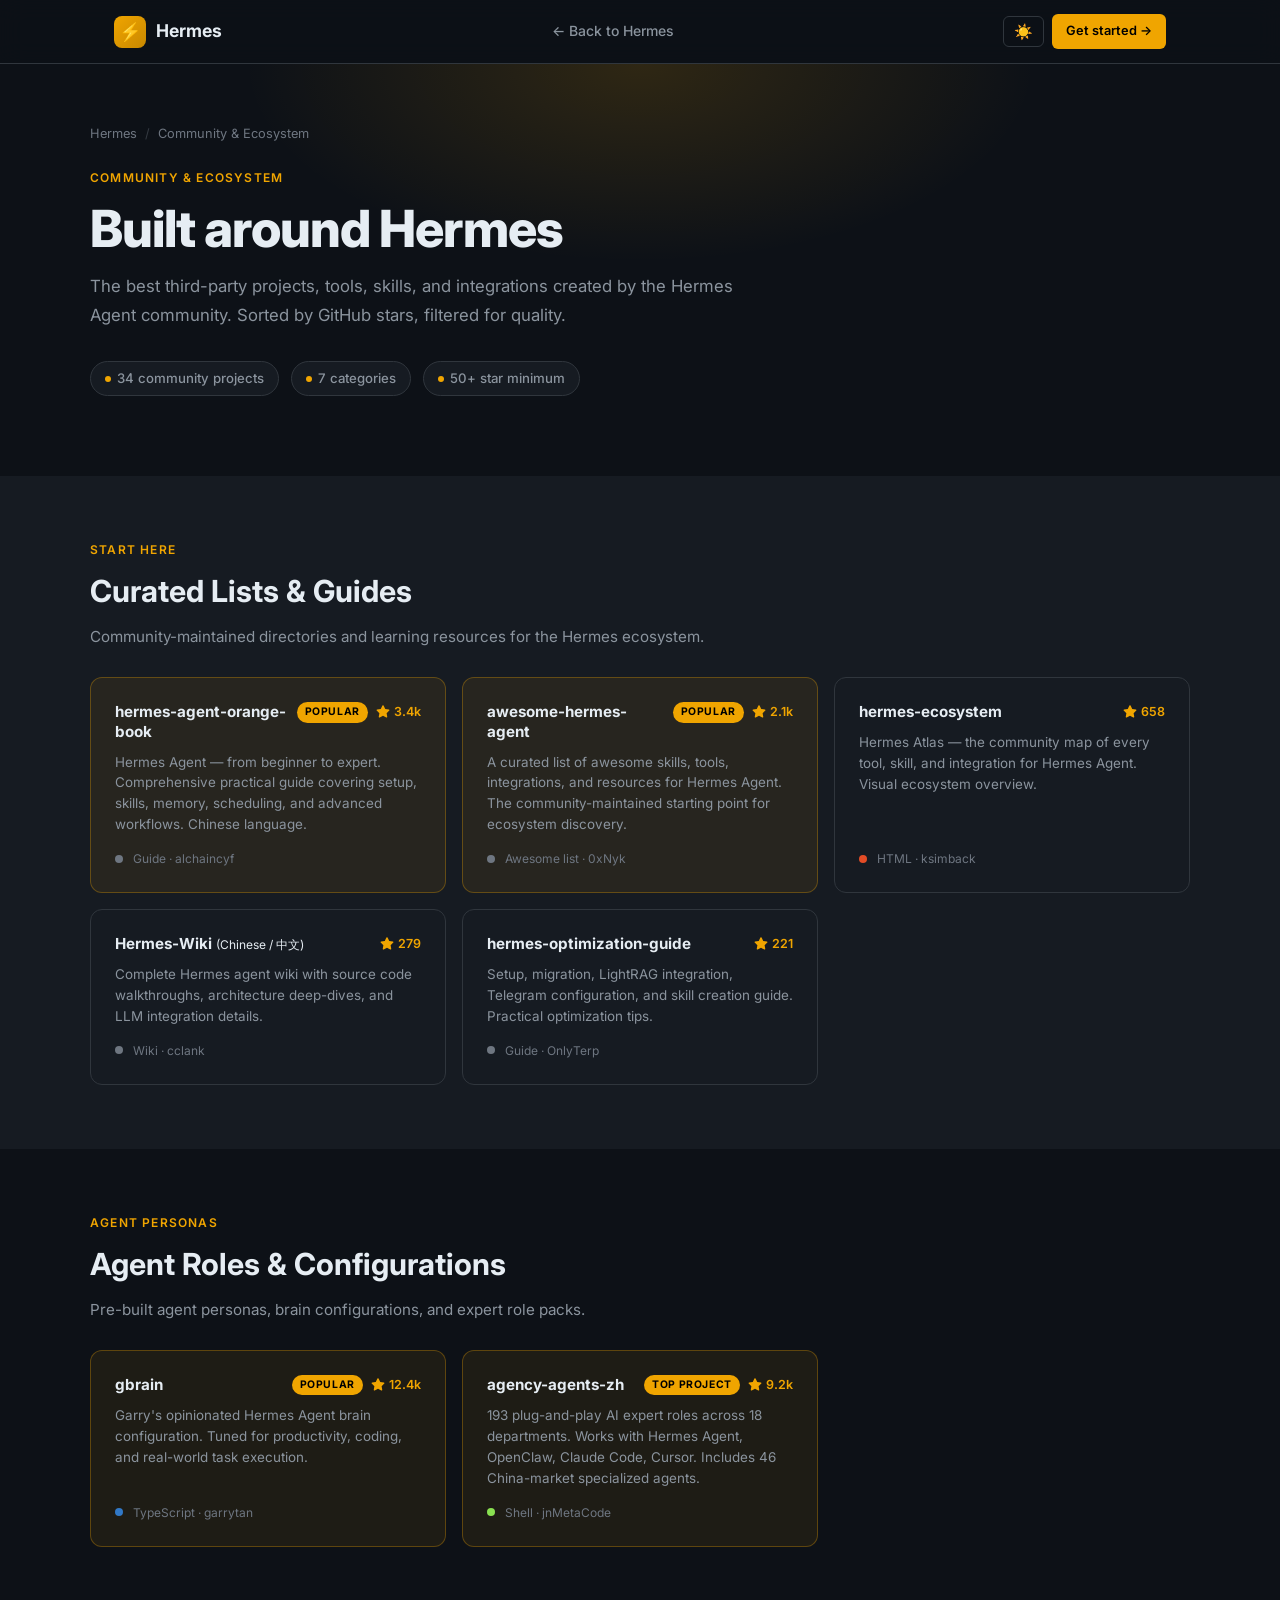
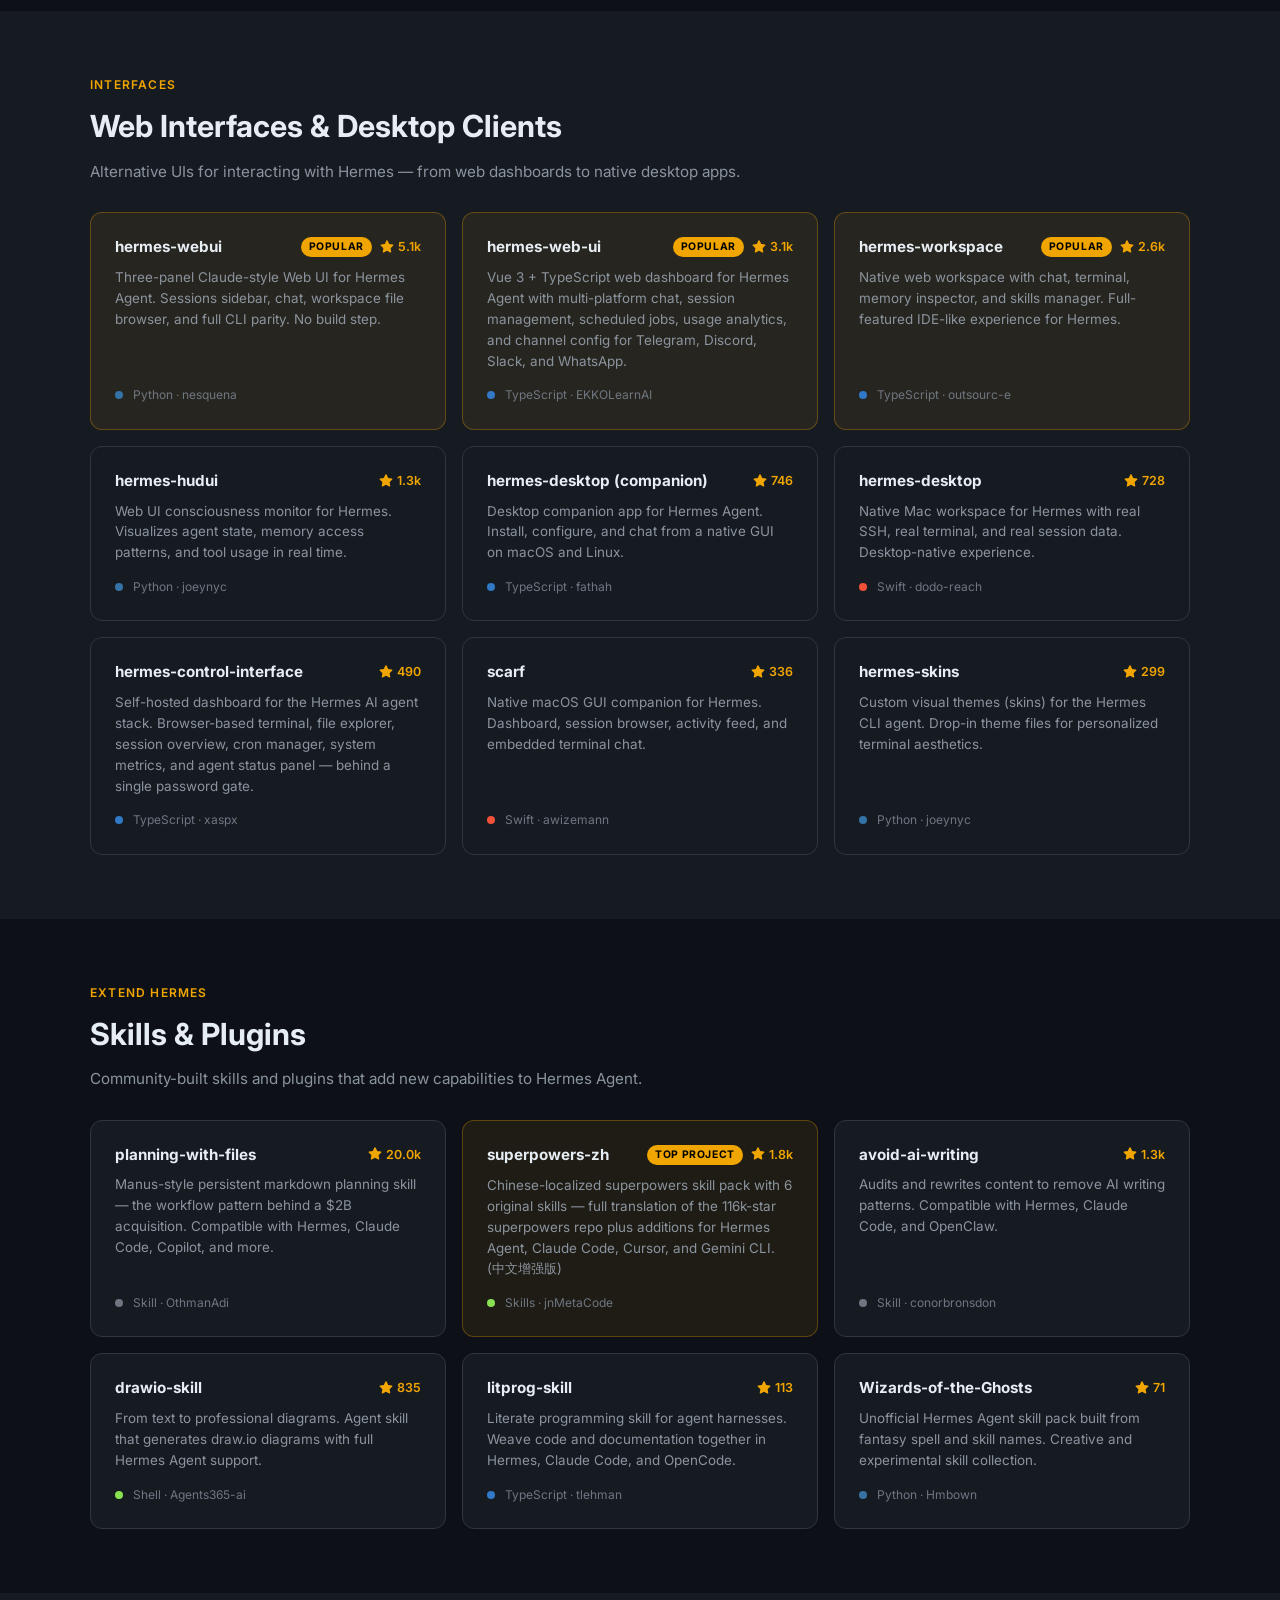
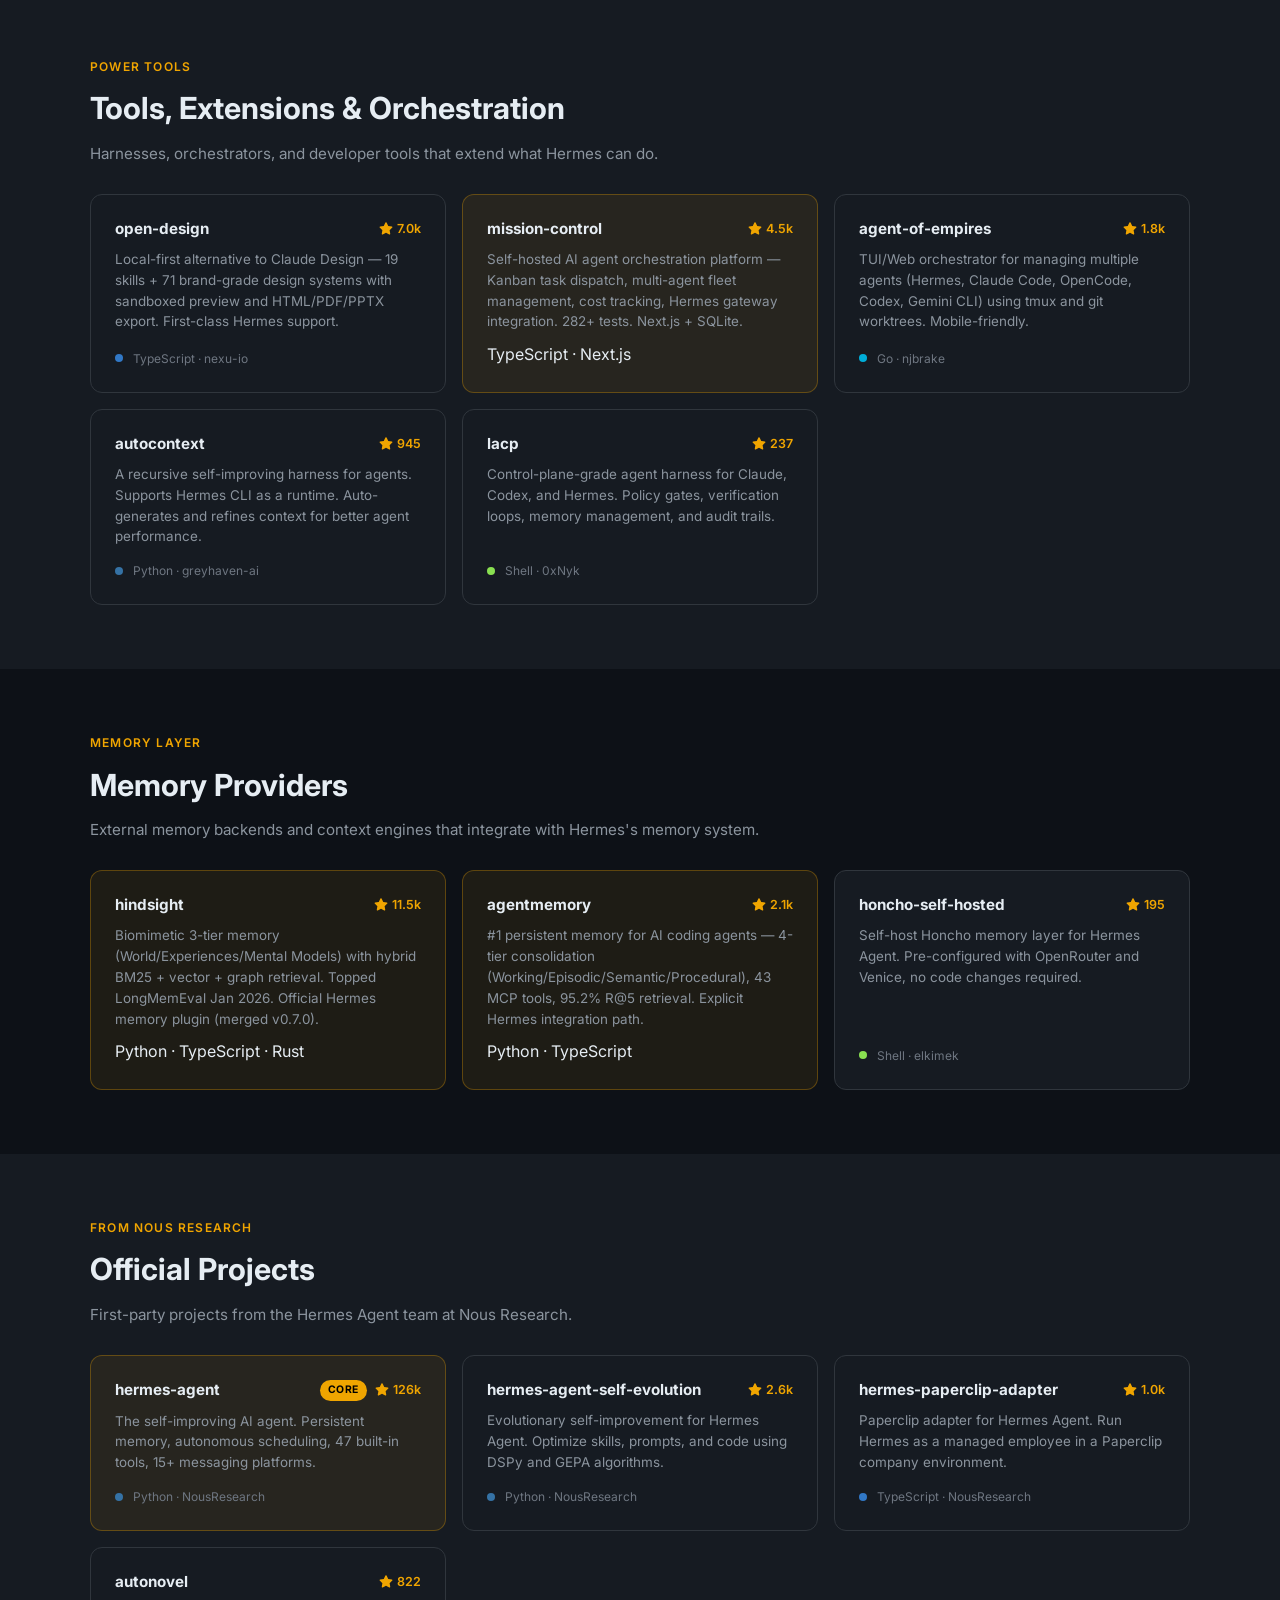
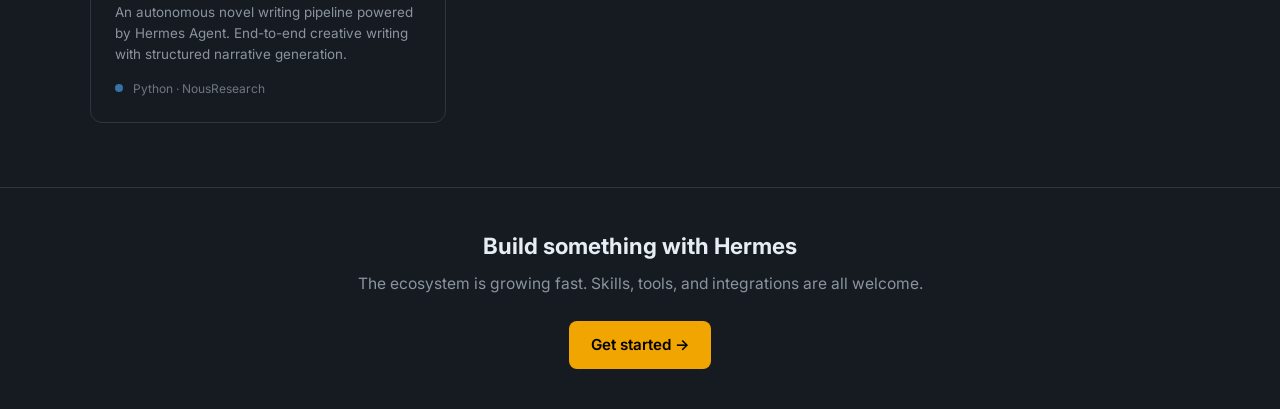
<file: community/index.html>
<!DOCTYPE html>
<html lang="en" data-theme="dark">
<head>
  <script>
    // Canonical URL: strip trailing index.html so links always show the clean path
    (function(){
      var p = window.location.pathname;
      if (p.endsWith('/index.html')) {
        var clean = p.slice(0, p.length - 'index.html'.length);
        window.history.replaceState(null, '', clean + window.location.search + window.location.hash);
      }
    })();
  </script>
  <meta charset="UTF-8" />
  <meta name="viewport" content="width=device-width, initial-scale=1.0" />
  <title>Hermes Ecosystem — Community Projects &amp; Tools</title>
  <meta name="description" content="The best third-party projects, tools, skills, and integrations built around Hermes Agent by the open-source community." />
  <meta property="og:title" content="Hermes Ecosystem — Community Projects & Tools" />
  <meta property="og:description" content="The best third-party projects, tools, skills, and integrations built around Hermes Agent." />
  <meta property="og:type" content="website" />
  <link rel="icon" href="data:image/svg+xml,<svg xmlns='http://www.w3.org/2000/svg' viewBox='0 0 100 100'><text y='.9em' font-size='90'>⚡</text></svg>" />
  <link rel="preconnect" href="https://fonts.googleapis.com" />
  <link rel="preconnect" href="https://fonts.gstatic.com" crossorigin />
  <link href="https://fonts.googleapis.com/css2?family=Inter:wght@300;400;500;600;700;800&family=JetBrains+Mono:wght@400;500&display=swap" rel="stylesheet" />
  <style>
    :root {
      --bg-primary: #0d1117;
      --bg-secondary: #161b22;
      --bg-tertiary: #21262d;
      --bg-card: #161b22;
      --bg-card-hover: #1c2128;
      --border: #30363d;
      --border-hover: #484f58;
      --text-primary: #e6edf3;
      --text-secondary: #8b949e;
      --text-muted: #6e7681;
      --accent: #f0a500;
      --accent-dim: #c88800;
      --accent-glow: rgba(240,165,0,0.15);
      --accent-subtle: rgba(240,165,0,0.08);
      --green: #3fb950;
      --red: #f85149;
      --blue: #58a6ff;
      --purple: #bc8cff;
      --nav-height: 64px;
      --radius: 8px;
      --radius-lg: 12px;
      --shadow: 0 1px 3px rgba(0,0,0,0.4),0 4px 16px rgba(0,0,0,0.3);
    }
    [data-theme="light"] {
      --bg-primary: #ffffff;
      --bg-secondary: #f6f8fa;
      --bg-tertiary: #eaeef2;
      --bg-card: #ffffff;
      --bg-card-hover: #f6f8fa;
      --border: #d0d7de;
      --border-hover: #9198a1;
      --text-primary: #1f2328;
      --text-secondary: #656d76;
      --text-muted: #9198a1;
      --accent: #c07800;
      --accent-dim: #a06000;
      --accent-glow: rgba(192,120,0,0.12);
      --accent-subtle: rgba(192,120,0,0.06);
      --green: #1a7f37;
      --red: #cf222e;
      --blue: #0969da;
      --purple: #7c3aed;
      --shadow: 0 1px 3px rgba(0,0,0,0.1),0 4px 16px rgba(0,0,0,0.06);
    }
    *,*::before,*::after{box-sizing:border-box;margin:0;padding:0}
    html{scroll-behavior:smooth;font-size:16px;overflow-x:hidden}
    body{font-family:'Inter',-apple-system,BlinkMacSystemFont,'Segoe UI',sans-serif;background:var(--bg-primary);color:var(--text-primary);line-height:1.6;transition:background 0.2s,color 0.2s;-webkit-font-smoothing:antialiased}
    a{color:var(--accent);text-decoration:none;transition:color 0.15s}
    a:hover{color:var(--accent-dim)}
    ::-webkit-scrollbar{width:6px;height:6px}
    ::-webkit-scrollbar-track{background:var(--bg-secondary)}
    ::-webkit-scrollbar-thumb{background:var(--border);border-radius:3px}

    /* Nav */
    #nav{position:fixed;top:0;left:0;right:0;height:var(--nav-height);background:rgba(13,17,23,0.92);backdrop-filter:blur(12px);-webkit-backdrop-filter:blur(12px);border-bottom:1px solid var(--border);z-index:1000}
    [data-theme="light"] #nav{background:rgba(255,255,255,0.92)}
    .nav-inner{max-width:1100px;margin:0 auto;padding:0 24px;height:100%;display:flex;align-items:center;justify-content:space-between;gap:16px}
    .nav-logo{display:flex;align-items:center;gap:10px;font-weight:700;font-size:1.1rem;color:var(--text-primary);text-decoration:none;flex-shrink:0}
    .nav-logo-icon{width:32px;height:32px;background:linear-gradient(135deg,var(--accent),var(--accent-dim));border-radius:8px;display:flex;align-items:center;justify-content:center;font-size:18px;line-height:1}
    .nav-back{display:flex;align-items:center;gap:6px;color:var(--text-secondary);font-size:0.875rem;font-weight:500;padding:6px 12px;border-radius:6px;transition:color 0.15s,background 0.15s;text-decoration:none}
    .nav-back:hover{color:var(--text-primary);background:var(--bg-tertiary)}
    .btn-theme{background:none;border:1px solid var(--border);color:var(--text-secondary);cursor:pointer;padding:7px 10px;border-radius:6px;font-size:15px;line-height:1;transition:border-color 0.15s,color 0.15s,background 0.15s}
    .btn-theme:hover{border-color:var(--border-hover);color:var(--text-primary);background:var(--bg-tertiary)}
    .hamburger{display:none;flex-direction:column;gap:5px;cursor:pointer;padding:6px;border:1px solid var(--border);border-radius:6px;background:none;transition:border-color 0.15s;flex-shrink:0}
    .hamburger:hover{border-color:var(--border-hover)}
    .hamburger span{display:block;width:20px;height:2px;background:var(--text-secondary);border-radius:2px;transition:transform 0.2s,opacity 0.2s}
    .hamburger.open span:nth-child(1){transform:translateY(7px) rotate(45deg)}
    .hamburger.open span:nth-child(2){opacity:0}
    .hamburger.open span:nth-child(3){transform:translateY(-7px) rotate(-45deg)}
    #community-mobile-menu{display:none;position:fixed;top:var(--nav-height);left:0;right:0;background:var(--bg-secondary);border-bottom:1px solid var(--border);padding:16px 24px;z-index:999;flex-direction:column;gap:4px}
    #community-mobile-menu.open{display:flex}
    #community-mobile-menu a{color:var(--text-secondary);font-size:0.95rem;font-weight:500;padding:10px 12px;border-radius:6px;transition:color 0.15s,background 0.15s;text-decoration:none}
    #community-mobile-menu a:hover{color:var(--text-primary);background:var(--bg-tertiary)}
    .btn-cta{background:var(--accent);color:#000;font-size:0.8rem;font-weight:600;padding:7px 14px;border-radius:6px;border:none;cursor:pointer;text-decoration:none;display:inline-block;transition:background 0.15s,transform 0.1s;white-space:nowrap}
    .btn-cta:hover{background:var(--accent-dim);color:#000;transform:translateY(-1px)}

    /* Layout */
    main{padding-top:var(--nav-height)}
    .hero{padding:60px 24px 48px;background:var(--bg-primary);position:relative;overflow:hidden}
    .hero::before{content:'';position:absolute;top:-200px;left:50%;transform:translateX(-50%);width:800px;height:400px;background:radial-gradient(ellipse at center,var(--accent-glow) 0%,transparent 70%);pointer-events:none}
    .container{max-width:1100px;margin:0 auto;position:relative}
    .section{padding:64px 24px}
    .section-alt{background:var(--bg-secondary)}

    /* Breadcrumb */
    .breadcrumb{display:flex;align-items:center;gap:8px;font-size:0.8rem;color:var(--text-muted);margin-bottom:24px;flex-wrap:wrap}
    .breadcrumb a{color:var(--text-muted)}
    .breadcrumb a:hover{color:var(--accent)}
    .breadcrumb-sep{opacity:0.4}

    /* Hero content */
    .page-label{font-size:0.75rem;font-weight:600;letter-spacing:0.1em;text-transform:uppercase;color:var(--accent);margin-bottom:12px}
    .page-title{font-size:clamp(2rem,5vw,3.2rem);font-weight:800;line-height:1.1;letter-spacing:-0.02em;margin-bottom:16px}
    .page-sub{font-size:1.05rem;color:var(--text-secondary);max-width:680px;line-height:1.7;margin-bottom:32px}

    /* Stats bar */
    .stats-bar{display:flex;flex-wrap:wrap;gap:12px;margin-bottom:32px}
    .stat-pill{display:inline-flex;align-items:center;gap:6px;background:var(--bg-secondary);border:1px solid var(--border);color:var(--text-secondary);font-size:0.825rem;font-weight:500;padding:6px 14px;border-radius:100px}
    .stat-pill .dot{width:6px;height:6px;background:var(--accent);border-radius:50%;flex-shrink:0}

    /* Category sections */
    .cat-label{font-size:0.75rem;font-weight:600;letter-spacing:0.1em;text-transform:uppercase;color:var(--accent);margin-bottom:8px}
    .cat-title{font-size:clamp(1.4rem,3vw,1.9rem);font-weight:700;margin-bottom:8px;color:var(--text-primary)}
    .cat-desc{font-size:0.95rem;color:var(--text-secondary);max-width:680px;line-height:1.65;margin-bottom:28px}

    /* Project cards */
    .project-grid{display:grid;grid-template-columns:repeat(3,minmax(0,1fr));gap:16px;margin-bottom:0}
    .project-grid > *{min-width:0}
    .project-card{background:var(--bg-card);border:1px solid var(--border);border-radius:var(--radius-lg);padding:24px;display:flex;flex-direction:column;gap:10px;transition:border-color 0.2s,transform 0.15s,background 0.2s;text-decoration:none;color:inherit}
    .project-card:hover{border-color:var(--accent);transform:translateY(-3px);background:var(--bg-card-hover);color:inherit}
    .project-header{display:flex;align-items:flex-start;justify-content:space-between;gap:8px}
    .project-name{font-size:0.95rem;font-weight:700;color:var(--text-primary);line-height:1.3;word-break:break-word;min-width:0;flex:1}
    .project-stars{display:inline-flex;align-items:center;gap:4px;font-size:0.78rem;font-weight:600;color:var(--accent);white-space:nowrap;flex-shrink:0}
    .project-stars svg{width:14px;height:14px;fill:var(--accent)}
    .project-desc{font-size:0.84rem;color:var(--text-secondary);line-height:1.55;flex:1}
    .project-meta{display:flex;align-items:center;gap:10px;font-size:0.75rem;color:var(--text-muted);margin-top:auto;padding-top:4px}
    .lang-dot{width:8px;height:8px;border-radius:50%;flex-shrink:0}
    .lang-python{background:#3572A5}
    .lang-ts{background:#3178c6}
    .lang-js{background:#f1e05a}
    .lang-swift{background:#F05138}
    .lang-shell{background:#89e051}
    .lang-html{background:#e34c26}
    .lang-go{background:#00ADD8}
    .lang-rust{background:#dea584}
    .lang-makefile{background:#427819}
    .lang-docs{background:var(--text-muted)}

    /* Featured card (wider) */
    .project-card.featured{border-color:rgba(240,165,0,0.3);background:var(--accent-subtle)}
    .project-card.featured:hover{border-color:var(--accent)}
    .featured-badge{font-size:0.65rem;font-weight:700;letter-spacing:0.06em;text-transform:uppercase;background:var(--accent);color:#000;padding:2px 8px;border-radius:100px;flex-shrink:0}

    /* CTA footer */
    .cta-strip{background:var(--bg-secondary);border-top:1px solid var(--border);padding:40px 24px;text-align:center}
    .cta-strip h2{font-size:1.4rem;font-weight:700;margin-bottom:8px}
    .cta-strip p{color:var(--text-secondary);margin-bottom:24px;font-size:0.975rem}
    .cta-btns{display:flex;gap:12px;justify-content:center;flex-wrap:wrap}
    .btn-primary{display:inline-flex;align-items:center;gap:6px;background:var(--accent);color:#000;font-weight:600;font-size:0.95rem;padding:12px 22px;border-radius:8px;transition:background 0.15s,transform 0.1s}
    .btn-primary:hover{background:var(--accent-dim);color:#000;transform:translateY(-1px)}
    .btn-secondary{display:inline-flex;align-items:center;gap:6px;background:var(--bg-card);border:1px solid var(--border);color:var(--text-primary);font-weight:500;font-size:0.95rem;padding:12px 22px;border-radius:8px;transition:border-color 0.15s,background 0.15s}
    .btn-secondary:hover{border-color:var(--border-hover);background:var(--bg-card-hover);color:var(--text-primary)}

    /* Responsive */
    @media(max-width:900px){.project-grid{grid-template-columns:repeat(2,minmax(0,1fr))}}
    @media(max-width:640px){
      .project-grid{grid-template-columns:1fr}
      .nav-back{display:none}
      .btn-cta{display:none}
      .hamburger{display:flex}
      .nav-inner{gap:8px}
      .hero{padding:48px 16px 36px}
      .section{padding:48px 16px}
    }
  </style>
</head>
<body>

<nav id="nav">
  <div class="nav-inner">
    <a href="../index.html" class="nav-logo">
      <div class="nav-logo-icon">&#9889;</div>
      Hermes
    </a>
    <a href="../index.html#resources" class="nav-back"><span>&larr; Back to Hermes</span></a>
    <div style="display:flex;align-items:center;gap:8px;flex-shrink:0">
      <button class="btn-theme" id="theme-toggle" aria-label="Toggle theme">🌙</button>
      <a href="https://hermes-agent.nousresearch.com/docs/getting-started/installation" class="btn-cta" target="_blank" rel="noopener">Get started &rarr;</a>
    </div>
    <button class="hamburger" id="community-hamburger" aria-label="Open menu">
      <span></span><span></span><span></span>
    </button>
  </div>
</nav>

<div id="community-mobile-menu">
  <a href="../index.html">⚡ Hermes Home</a>
  <a href="../index.html#why">Why Hermes</a>
  <a href="../index.html#features">Features</a>
  <a href="../index.html#compare">Compare</a>
  <a href="../index.html#install">Install</a>
  <a href="../index.html#resources">Resources</a>
  <a href="../eli5/" style="color:var(--accent)">🧠 ELI5 — What is Hermes?</a>
  <a href="../models/" style="color:var(--accent)">🤖 Best Models 2026</a>
  <a href="../index.html#resources" style="color:var(--accent)">🌎 Community &amp; Ecosystem</a>
  <a href="https://hermes-agent.nousresearch.com/docs/getting-started/installation" target="_blank" rel="noopener" style="color:var(--accent);margin-top:4px">Get started →</a>
</div>

<main>
  <div class="hero">
    <div class="container">
      <nav class="breadcrumb" aria-label="Breadcrumb">
        <a href="../index.html">Hermes</a>
        <span class="breadcrumb-sep">/</span>
        <span>Community &amp; Ecosystem</span>
      </nav>

      <div class="page-label">Community &amp; Ecosystem</div>
      <h1 class="page-title">Built around Hermes</h1>
      <p class="page-sub">The best third-party projects, tools, skills, and integrations created by the Hermes Agent community. Sorted by GitHub stars, filtered for quality.</p>

      <div class="stats-bar">
        <span class="stat-pill"><span class="dot"></span>34 community projects</span>
        <span class="stat-pill"><span class="dot"></span>7 categories</span>
        <span class="stat-pill"><span class="dot"></span>50+ star minimum</span>
      </div>
    </div>
  </div>

  <!-- ===== CURATED LISTS & GUIDES ===== -->
  <div class="section section-alt">
    <div class="container">
      <p class="cat-label">Start here</p>
      <h2 class="cat-title">Curated Lists &amp; Guides</h2>
      <p class="cat-desc">Community-maintained directories and learning resources for the Hermes ecosystem.</p>
      <div class="project-grid">
        <a href="https://github.com/alchaincyf/hermes-agent-orange-book" target="_blank" rel="noopener" class="project-card featured">
          <div class="project-header">
            <div class="project-name">hermes-agent-orange-book</div>
            <span class="featured-badge">Popular</span>
            <span class="project-stars"><svg viewBox="0 0 16 16"><path d="M8 .25a.75.75 0 0 1 .673.418l1.882 3.815 4.21.612a.75.75 0 0 1 .416 1.279l-3.046 2.97.719 4.192a.75.75 0 0 1-1.088.791L8 12.347l-3.766 1.98a.75.75 0 0 1-1.088-.79l.72-4.194L.818 6.374a.75.75 0 0 1 .416-1.28l4.21-.611L7.327.668A.75.75 0 0 1 8 .25z"/></svg>3.4k</span>
          </div>
          <div class="project-desc">Hermes Agent &mdash; from beginner to expert. Comprehensive practical guide covering setup, skills, memory, scheduling, and advanced workflows. Chinese language.</div>
          <div class="project-meta"><span class="lang-dot lang-docs"></span> Guide &middot; alchaincyf</div>
        </a>
        <a href="https://github.com/0xNyk/awesome-hermes-agent" target="_blank" rel="noopener" class="project-card featured">
          <div class="project-header">
            <div class="project-name">awesome-hermes-agent</div>
            <span class="featured-badge">Popular</span>
            <span class="project-stars"><svg viewBox="0 0 16 16"><path d="M8 .25a.75.75 0 0 1 .673.418l1.882 3.815 4.21.612a.75.75 0 0 1 .416 1.279l-3.046 2.97.719 4.192a.75.75 0 0 1-1.088.791L8 12.347l-3.766 1.98a.75.75 0 0 1-1.088-.79l.72-4.194L.818 6.374a.75.75 0 0 1 .416-1.28l4.21-.611L7.327.668A.75.75 0 0 1 8 .25z"/></svg>2.1k</span>
          </div>
          <div class="project-desc">A curated list of awesome skills, tools, integrations, and resources for Hermes Agent. The community-maintained starting point for ecosystem discovery.</div>
          <div class="project-meta"><span class="lang-dot lang-docs"></span> Awesome list &middot; 0xNyk</div>
        </a>
        <a href="https://github.com/ksimback/hermes-ecosystem" target="_blank" rel="noopener" class="project-card">
          <div class="project-header">
            <div class="project-name">hermes-ecosystem</div>
            <span class="project-stars"><svg viewBox="0 0 16 16"><path d="M8 .25a.75.75 0 0 1 .673.418l1.882 3.815 4.21.612a.75.75 0 0 1 .416 1.279l-3.046 2.97.719 4.192a.75.75 0 0 1-1.088.791L8 12.347l-3.766 1.98a.75.75 0 0 1-1.088-.79l.72-4.194L.818 6.374a.75.75 0 0 1 .416-1.28l4.21-.611L7.327.668A.75.75 0 0 1 8 .25z"/></svg>658</span>
          </div>
          <div class="project-desc">Hermes Atlas &mdash; the community map of every tool, skill, and integration for Hermes Agent. Visual ecosystem overview.</div>
          <div class="project-meta"><span class="lang-dot lang-html"></span> HTML &middot; ksimback</div>
        </a>
        <a href="https://github.com/cclank/Hermes-Wiki" target="_blank" rel="noopener" class="project-card">
          <div class="project-header">
            <div class="project-name">Hermes-Wiki <span style="font-weight: normal; font-size: 12px;">(Chinese / 中文)</span></div>
            <span class="project-stars"><svg viewBox="0 0 16 16"><path d="M8 .25a.75.75 0 0 1 .673.418l1.882 3.815 4.21.612a.75.75 0 0 1 .416 1.279l-3.046 2.97.719 4.192a.75.75 0 0 1-1.088.791L8 12.347l-3.766 1.98a.75.75 0 0 1-1.088-.79l.72-4.194L.818 6.374a.75.75 0 0 1 .416-1.28l4.21-.611L7.327.668A.75.75 0 0 1 8 .25z"/></svg>279</span>
          </div>
          <div class="project-desc">Complete Hermes agent wiki with source code walkthroughs, architecture deep-dives, and LLM integration details.</div>
          <div class="project-meta"><span class="lang-dot lang-docs"></span> Wiki &middot; cclank</div>
        </a>
        <a href="https://github.com/OnlyTerp/hermes-optimization-guide" target="_blank" rel="noopener" class="project-card">
          <div class="project-header">
            <div class="project-name">hermes-optimization-guide</div>
            <span class="project-stars"><svg viewBox="0 0 16 16"><path d="M8 .25a.75.75 0 0 1 .673.418l1.882 3.815 4.21.612a.75.75 0 0 1 .416 1.279l-3.046 2.97.719 4.192a.75.75 0 0 1-1.088.791L8 12.347l-3.766 1.98a.75.75 0 0 1-1.088-.79l.72-4.194L.818 6.374a.75.75 0 0 1 .416-1.28l4.21-.611L7.327.668A.75.75 0 0 1 8 .25z"/></svg>221</span>
          </div>
          <div class="project-desc">Setup, migration, LightRAG integration, Telegram configuration, and skill creation guide. Practical optimization tips.</div>
          <div class="project-meta"><span class="lang-dot lang-docs"></span> Guide &middot; OnlyTerp</div>
        </a>
      </div>
    </div>
  </div>

  <!-- ===== AGENT ROLES & CONFIGS ===== -->
  <div class="section">
    <div class="container">
      <p class="cat-label">Agent personas</p>
      <h2 class="cat-title">Agent Roles &amp; Configurations</h2>
      <p class="cat-desc">Pre-built agent personas, brain configurations, and expert role packs.</p>
      <div class="project-grid">
        <a href="https://github.com/garrytan/gbrain" target="_blank" rel="noopener" class="project-card featured">
          <div class="project-header">
            <div class="project-name">gbrain</div>
            <span class="featured-badge">Popular</span>
            <span class="project-stars"><svg viewBox="0 0 16 16"><path d="M8 .25a.75.75 0 0 1 .673.418l1.882 3.815 4.21.612a.75.75 0 0 1 .416 1.279l-3.046 2.97.719 4.192a.75.75 0 0 1-1.088.791L8 12.347l-3.766 1.98a.75.75 0 0 1-1.088-.79l.72-4.194L.818 6.374a.75.75 0 0 1 .416-1.28l4.21-.611L7.327.668A.75.75 0 0 1 8 .25z"/></svg>12.4k</span>
          </div>
          <div class="project-desc">Garry's opinionated Hermes Agent brain configuration. Tuned for productivity, coding, and real-world task execution.</div>
          <div class="project-meta"><span class="lang-dot lang-ts"></span> TypeScript &middot; garrytan</div>
        </a>
        <a href="https://github.com/jnMetaCode/agency-agents-zh" target="_blank" rel="noopener" class="project-card featured">
          <div class="project-header">
            <div class="project-name">agency-agents-zh</div>
            <span class="featured-badge">Top project</span>
            <span class="project-stars"><svg viewBox="0 0 16 16"><path d="M8 .25a.75.75 0 0 1 .673.418l1.882 3.815 4.21.612a.75.75 0 0 1 .416 1.279l-3.046 2.97.719 4.192a.75.75 0 0 1-1.088.791L8 12.347l-3.766 1.98a.75.75 0 0 1-1.088-.79l.72-4.194L.818 6.374a.75.75 0 0 1 .416-1.28l4.21-.611L7.327.668A.75.75 0 0 1 8 .25z"/></svg>9.2k</span>
          </div>
          <div class="project-desc">193 plug-and-play AI expert roles across 18 departments. Works with Hermes Agent, OpenClaw, Claude Code, Cursor. Includes 46 China-market specialized agents.</div>
          <div class="project-meta"><span class="lang-dot lang-shell"></span> Shell &middot; jnMetaCode</div>
        </a>
      </div>
    </div>
  </div>

  <!-- ===== WEB INTERFACES & DESKTOP ===== -->
  <div class="section section-alt">
    <div class="container">
      <p class="cat-label">Interfaces</p>
      <h2 class="cat-title">Web Interfaces &amp; Desktop Clients</h2>
      <p class="cat-desc">Alternative UIs for interacting with Hermes &mdash; from web dashboards to native desktop apps.</p>
      <div class="project-grid">
        <a href="https://github.com/nesquena/hermes-webui" target="_blank" rel="noopener" class="project-card featured">
          <div class="project-header">
            <div class="project-name">hermes-webui</div>
            <span class="featured-badge">Popular</span>
            <span class="project-stars"><svg viewBox="0 0 16 16"><path d="M8 .25a.75.75 0 0 1 .673.418l1.882 3.815 4.21.612a.75.75 0 0 1 .416 1.279l-3.046 2.97.719 4.192a.75.75 0 0 1-1.088.791L8 12.347l-3.766 1.98a.75.75 0 0 1-1.088-.79l.72-4.194L.818 6.374a.75.75 0 0 1 .416-1.28l4.21-.611L7.327.668A.75.75 0 0 1 8 .25z"/></svg>5.1k</span>
          </div>
          <div class="project-desc">Three-panel Claude-style Web UI for Hermes Agent. Sessions sidebar, chat, workspace file browser, and full CLI parity. No build step.</div>
          <div class="project-meta"><span class="lang-dot lang-python"></span> Python &middot; nesquena</div>
        </a>
        <a href="https://github.com/EKKOLearnAI/hermes-web-ui" target="_blank" rel="noopener" class="project-card featured">
          <div class="project-header">
            <div class="project-name">hermes-web-ui</div>
            <span class="featured-badge">Popular</span>
            <span class="project-stars"><svg viewBox="0 0 16 16"><path d="M8 .25a.75.75 0 0 1 .673.418l1.882 3.815 4.21.612a.75.75 0 0 1 .416 1.279l-3.046 2.97.719 4.192a.75.75 0 0 1-1.088.791L8 12.347l-3.766 1.98a.75.75 0 0 1-1.088-.79l.72-4.194L.818 6.374a.75.75 0 0 1 .416-1.28l4.21-.611L7.327.668A.75.75 0 0 1 8 .25z"/></svg>3.1k</span>
          </div>
          <div class="project-desc">Vue 3 + TypeScript web dashboard for Hermes Agent with multi-platform chat, session management, scheduled jobs, usage analytics, and channel config for Telegram, Discord, Slack, and WhatsApp.</div>
          <div class="project-meta"><span class="lang-dot lang-ts"></span> TypeScript &middot; EKKOLearnAI</div>
        </a>
        <a href="https://github.com/outsourc-e/hermes-workspace" target="_blank" rel="noopener" class="project-card featured">
          <div class="project-header">
            <div class="project-name">hermes-workspace</div>
            <span class="featured-badge">Popular</span>
            <span class="project-stars"><svg viewBox="0 0 16 16"><path d="M8 .25a.75.75 0 0 1 .673.418l1.882 3.815 4.21.612a.75.75 0 0 1 .416 1.279l-3.046 2.97.719 4.192a.75.75 0 0 1-1.088.791L8 12.347l-3.766 1.98a.75.75 0 0 1-1.088-.79l.72-4.194L.818 6.374a.75.75 0 0 1 .416-1.28l4.21-.611L7.327.668A.75.75 0 0 1 8 .25z"/></svg>2.6k</span>
          </div>
          <div class="project-desc">Native web workspace with chat, terminal, memory inspector, and skills manager. Full-featured IDE-like experience for Hermes.</div>
          <div class="project-meta"><span class="lang-dot lang-ts"></span> TypeScript &middot; outsourc-e</div>
        </a>
        <a href="https://github.com/joeynyc/hermes-hudui" target="_blank" rel="noopener" class="project-card">
          <div class="project-header">
            <div class="project-name">hermes-hudui</div>
            <span class="project-stars"><svg viewBox="0 0 16 16"><path d="M8 .25a.75.75 0 0 1 .673.418l1.882 3.815 4.21.612a.75.75 0 0 1 .416 1.279l-3.046 2.97.719 4.192a.75.75 0 0 1-1.088.791L8 12.347l-3.766 1.98a.75.75 0 0 1-1.088-.79l.72-4.194L.818 6.374a.75.75 0 0 1 .416-1.28l4.21-.611L7.327.668A.75.75 0 0 1 8 .25z"/></svg>1.3k</span>
          </div>
          <div class="project-desc">Web UI consciousness monitor for Hermes. Visualizes agent state, memory access patterns, and tool usage in real time.</div>
          <div class="project-meta"><span class="lang-dot lang-python"></span> Python &middot; joeynyc</div>
        </a>
        <a href="https://github.com/fathah/hermes-desktop" target="_blank" rel="noopener" class="project-card">
          <div class="project-header">
            <div class="project-name">hermes-desktop (companion)</div>
            <span class="project-stars"><svg viewBox="0 0 16 16"><path d="M8 .25a.75.75 0 0 1 .673.418l1.882 3.815 4.21.612a.75.75 0 0 1 .416 1.279l-3.046 2.97.719 4.192a.75.75 0 0 1-1.088.791L8 12.347l-3.766 1.98a.75.75 0 0 1-1.088-.79l.72-4.194L.818 6.374a.75.75 0 0 1 .416-1.28l4.21-.611L7.327.668A.75.75 0 0 1 8 .25z"/></svg>746</span>
          </div>
          <div class="project-desc">Desktop companion app for Hermes Agent. Install, configure, and chat from a native GUI on macOS and Linux.</div>
          <div class="project-meta"><span class="lang-dot lang-ts"></span> TypeScript &middot; fathah</div>
        </a>
        <a href="https://github.com/dodo-reach/hermes-desktop" target="_blank" rel="noopener" class="project-card">
          <div class="project-header">
            <div class="project-name">hermes-desktop</div>
            <span class="project-stars"><svg viewBox="0 0 16 16"><path d="M8 .25a.75.75 0 0 1 .673.418l1.882 3.815 4.21.612a.75.75 0 0 1 .416 1.279l-3.046 2.97.719 4.192a.75.75 0 0 1-1.088.791L8 12.347l-3.766 1.98a.75.75 0 0 1-1.088-.79l.72-4.194L.818 6.374a.75.75 0 0 1 .416-1.28l4.21-.611L7.327.668A.75.75 0 0 1 8 .25z"/></svg>728</span>
          </div>
          <div class="project-desc">Native Mac workspace for Hermes with real SSH, real terminal, and real session data. Desktop-native experience.</div>
          <div class="project-meta"><span class="lang-dot lang-swift"></span> Swift &middot; dodo-reach</div>
        </a>
        <a href="https://github.com/xaspx/hermes-control-interface" target="_blank" rel="noopener" class="project-card">
          <div class="project-header">
            <div class="project-name">hermes-control-interface</div>
            <span class="project-stars"><svg viewBox="0 0 16 16"><path d="M8 .25a.75.75 0 0 1 .673.418l1.882 3.815 4.21.612a.75.75 0 0 1 .416 1.279l-3.046 2.97.719 4.192a.75.75 0 0 1-1.088.791L8 12.347l-3.766 1.98a.75.75 0 0 1-1.088-.79l.72-4.194L.818 6.374a.75.75 0 0 1 .416-1.28l4.21-.611L7.327.668A.75.75 0 0 1 8 .25z"/></svg>490</span>
          </div>
          <div class="project-desc">Self-hosted dashboard for the Hermes AI agent stack. Browser-based terminal, file explorer, session overview, cron manager, system metrics, and agent status panel — behind a single password gate.</div>
          <div class="project-meta"><span class="lang-dot lang-ts"></span> TypeScript &middot; xaspx</div>
        </a>
        <a href="https://github.com/awizemann/scarf" target="_blank" rel="noopener" class="project-card">
          <div class="project-header">
            <div class="project-name">scarf</div>
            <span class="project-stars"><svg viewBox="0 0 16 16"><path d="M8 .25a.75.75 0 0 1 .673.418l1.882 3.815 4.21.612a.75.75 0 0 1 .416 1.279l-3.046 2.97.719 4.192a.75.75 0 0 1-1.088.791L8 12.347l-3.766 1.98a.75.75 0 0 1-1.088-.79l.72-4.194L.818 6.374a.75.75 0 0 1 .416-1.28l4.21-.611L7.327.668A.75.75 0 0 1 8 .25z"/></svg>336</span>
          </div>
          <div class="project-desc">Native macOS GUI companion for Hermes. Dashboard, session browser, activity feed, and embedded terminal chat.</div>
          <div class="project-meta"><span class="lang-dot lang-swift"></span> Swift &middot; awizemann</div>
        </a>
        <a href="https://github.com/joeynyc/hermes-skins" target="_blank" rel="noopener" class="project-card">
          <div class="project-header">
            <div class="project-name">hermes-skins</div>
            <span class="project-stars"><svg viewBox="0 0 16 16"><path d="M8 .25a.75.75 0 0 1 .673.418l1.882 3.815 4.21.612a.75.75 0 0 1 .416 1.279l-3.046 2.97.719 4.192a.75.75 0 0 1-1.088.791L8 12.347l-3.766 1.98a.75.75 0 0 1-1.088-.79l.72-4.194L.818 6.374a.75.75 0 0 1 .416-1.28l4.21-.611L7.327.668A.75.75 0 0 1 8 .25z"/></svg>299</span>
          </div>
          <div class="project-desc">Custom visual themes (skins) for the Hermes CLI agent. Drop-in theme files for personalized terminal aesthetics.</div>
          <div class="project-meta"><span class="lang-dot lang-python"></span> Python &middot; joeynyc</div>
        </a>
      </div>
    </div>
  </div>

  <!-- ===== SKILLS & PLUGINS ===== -->
  <div class="section">
    <div class="container">
      <p class="cat-label">Extend Hermes</p>
      <h2 class="cat-title">Skills &amp; Plugins</h2>
      <p class="cat-desc">Community-built skills and plugins that add new capabilities to Hermes Agent.</p>
      <div class="project-grid">
        <a href="https://github.com/OthmanAdi/planning-with-files" target="_blank" rel="noopener" class="project-card">
          <div class="project-header">
            <div class="project-name">planning-with-files</div>
            <span class="project-stars"><svg viewBox="0 0 16 16"><path d="M8 .25a.75.75 0 0 1 .673.418l1.882 3.815 4.21.612a.75.75 0 0 1 .416 1.279l-3.046 2.97.719 4.192a.75.75 0 0 1-1.088.791L8 12.347l-3.766 1.98a.75.75 0 0 1-1.088-.79l.72-4.194L.818 6.374a.75.75 0 0 1 .416-1.28l4.21-.611L7.327.668A.75.75 0 0 1 8 .25z"/></svg>20.0k</span>
          </div>
          <div class="project-desc">Manus-style persistent markdown planning skill — the workflow pattern behind a $2B acquisition. Compatible with Hermes, Claude Code, Copilot, and more.</div>
          <div class="project-meta"><span class="lang-dot lang-docs"></span> Skill &middot; OthmanAdi</div>
        </a>
        <a href="https://github.com/jnMetaCode/superpowers-zh" target="_blank" rel="noopener" class="project-card featured">
          <div class="project-header">
            <div class="project-name">superpowers-zh</div>
            <span class="featured-badge">Top project</span>
            <span class="project-stars"><svg viewBox="0 0 16 16"><path d="M8 .25a.75.75 0 0 1 .673.418l1.882 3.815 4.21.612a.75.75 0 0 1 .416 1.279l-3.046 2.97.719 4.192a.75.75 0 0 1-1.088.791L8 12.347l-3.766 1.98a.75.75 0 0 1-1.088-.79l.72-4.194L.818 6.374a.75.75 0 0 1 .416-1.28l4.21-.611L7.327.668A.75.75 0 0 1 8 .25z"/></svg>1.8k</span>
          </div>
          <div class="project-desc">Chinese-localized superpowers skill pack with 6 original skills — full translation of the 116k-star superpowers repo plus additions for Hermes Agent, Claude Code, Cursor, and Gemini CLI. (中文增强版)</div>
          <div class="project-meta"><span class="lang-dot lang-shell"></span> Skills &middot; jnMetaCode</div>
        </a>
        <a href="https://github.com/conorbronsdon/avoid-ai-writing" target="_blank" rel="noopener" class="project-card">
          <div class="project-header">
            <div class="project-name">avoid-ai-writing</div>
            <span class="project-stars"><svg viewBox="0 0 16 16"><path d="M8 .25a.75.75 0 0 1 .673.418l1.882 3.815 4.21.612a.75.75 0 0 1 .416 1.279l-3.046 2.97.719 4.192a.75.75 0 0 1-1.088.791L8 12.347l-3.766 1.98a.75.75 0 0 1-1.088-.79l.72-4.194L.818 6.374a.75.75 0 0 1 .416-1.28l4.21-.611L7.327.668A.75.75 0 0 1 8 .25z"/></svg>1.3k</span>
          </div>
          <div class="project-desc">Audits and rewrites content to remove AI writing patterns. Compatible with Hermes, Claude Code, and OpenClaw.</div>
          <div class="project-meta"><span class="lang-dot lang-docs"></span> Skill &middot; conorbronsdon</div>
        </a>
        <a href="https://github.com/Agents365-ai/drawio-skill" target="_blank" rel="noopener" class="project-card">
          <div class="project-header">
            <div class="project-name">drawio-skill</div>
            <span class="project-stars"><svg viewBox="0 0 16 16"><path d="M8 .25a.75.75 0 0 1 .673.418l1.882 3.815 4.21.612a.75.75 0 0 1 .416 1.279l-3.046 2.97.719 4.192a.75.75 0 0 1-1.088.791L8 12.347l-3.766 1.98a.75.75 0 0 1-1.088-.79l.72-4.194L.818 6.374a.75.75 0 0 1 .416-1.28l4.21-.611L7.327.668A.75.75 0 0 1 8 .25z"/></svg>835</span>
          </div>
          <div class="project-desc">From text to professional diagrams. Agent skill that generates draw.io diagrams with full Hermes Agent support.</div>
          <div class="project-meta"><span class="lang-dot lang-shell"></span> Shell &middot; Agents365-ai</div>
        </a>
        <a href="https://github.com/tlehman/litprog-skill" target="_blank" rel="noopener" class="project-card">
          <div class="project-header">
            <div class="project-name">litprog-skill</div>
            <span class="project-stars"><svg viewBox="0 0 16 16"><path d="M8 .25a.75.75 0 0 1 .673.418l1.882 3.815 4.21.612a.75.75 0 0 1 .416 1.279l-3.046 2.97.719 4.192a.75.75 0 0 1-1.088.791L8 12.347l-3.766 1.98a.75.75 0 0 1-1.088-.79l.72-4.194L.818 6.374a.75.75 0 0 1 .416-1.28l4.21-.611L7.327.668A.75.75 0 0 1 8 .25z"/></svg>113</span>
          </div>
          <div class="project-desc">Literate programming skill for agent harnesses. Weave code and documentation together in Hermes, Claude Code, and OpenCode.</div>
          <div class="project-meta"><span class="lang-dot lang-ts"></span> TypeScript &middot; tlehman</div>
        </a>
        <a href="https://github.com/Hmbown/Wizards-of-the-Ghosts" target="_blank" rel="noopener" class="project-card">
          <div class="project-header">
            <div class="project-name">Wizards-of-the-Ghosts</div>
            <span class="project-stars"><svg viewBox="0 0 16 16"><path d="M8 .25a.75.75 0 0 1 .673.418l1.882 3.815 4.21.612a.75.75 0 0 1 .416 1.279l-3.046 2.97.719 4.192a.75.75 0 0 1-1.088.791L8 12.347l-3.766 1.98a.75.75 0 0 1-1.088-.79l.72-4.194L.818 6.374a.75.75 0 0 1 .416-1.28l4.21-.611L7.327.668A.75.75 0 0 1 8 .25z"/></svg>71</span>
          </div>
          <div class="project-desc">Unofficial Hermes Agent skill pack built from fantasy spell and skill names. Creative and experimental skill collection.</div>
          <div class="project-meta"><span class="lang-dot lang-python"></span> Python &middot; Hmbown</div>
        </a>
      </div>
    </div>
  </div>

  <!-- ===== TOOLS & EXTENSIONS ===== -->
  <div class="section section-alt">
    <div class="container">
      <p class="cat-label">Power tools</p>
      <h2 class="cat-title">Tools, Extensions &amp; Orchestration</h2>
      <p class="cat-desc">Harnesses, orchestrators, and developer tools that extend what Hermes can do.</p>
      <div class="project-grid">
        <a href="https://github.com/nexu-io/open-design" target="_blank" rel="noopener" class="project-card">
          <div class="project-header">
            <div class="project-name">open-design</div>
            <span class="project-stars"><svg viewBox="0 0 16 16"><path d="M8 .25a.75.75 0 0 1 .673.418l1.882 3.815 4.21.612a.75.75 0 0 1 .416 1.279l-3.046 2.97.719 4.192a.75.75 0 0 1-1.088.791L8 12.347l-3.766 1.98a.75.75 0 0 1-1.088-.79l.72-4.194L.818 6.374a.75.75 0 0 1 .416-1.28l4.21-.611L7.327.668A.75.75 0 0 1 8 .25z"/></svg>7.0k</span>
          </div>
          <div class="project-desc">Local-first alternative to Claude Design — 19 skills + 71 brand-grade design systems with sandboxed preview and HTML/PDF/PPTX export. First-class Hermes support.</div>
          <div class="project-meta"><span class="lang-dot lang-ts"></span> TypeScript &middot; nexu-io</div>
        </a>
        <a href="https://github.com/builderz-labs/mission-control" target="_blank" rel="noopener" class="project-card featured">
          <div class="project-header">
            <div class="project-name">mission-control</div>
            <span class="project-stars"><svg viewBox="0 0 16 16"><path d="M8 .25a.75.75 0 0 1 .673.418l1.882 3.815 4.21.612a.75.75 0 0 1 .416 1.279l-3.046 2.97.719 4.192a.75.75 0 0 1-1.088.791L8 12.347l-3.766 1.98a.75.75 0 0 1-1.088-.79l.72-4.194L.818 6.374a.75.75 0 0 1 .416-1.28l4.21-.611L7.327.668A.75.75 0 0 1 8 .25z"/></svg>4.5k</span>
          </div>
          <div class="project-desc">Self-hosted AI agent orchestration platform — Kanban task dispatch, multi-agent fleet management, cost tracking, Hermes gateway integration. 282+ tests. Next.js + SQLite.</div>
          <div class="project-lang">TypeScript · Next.js</div>
        </a>
        <a href="https://github.com/njbrake/agent-of-empires" target="_blank" rel="noopener" class="project-card">
          <div class="project-header">
            <div class="project-name">agent-of-empires</div>
            <span class="project-stars"><svg viewBox="0 0 16 16"><path d="M8 .25a.75.75 0 0 1 .673.418l1.882 3.815 4.21.612a.75.75 0 0 1 .416 1.279l-3.046 2.97.719 4.192a.75.75 0 0 1-1.088.791L8 12.347l-3.766 1.98a.75.75 0 0 1-1.088-.79l.72-4.194L.818 6.374a.75.75 0 0 1 .416-1.28l4.21-.611L7.327.668A.75.75 0 0 1 8 .25z"/></svg>1.8k</span>
          </div>
          <div class="project-desc">TUI/Web orchestrator for managing multiple agents (Hermes, Claude Code, OpenCode, Codex, Gemini CLI) using tmux and git worktrees. Mobile-friendly.</div>
          <div class="project-meta"><span class="lang-dot lang-go"></span> Go &middot; njbrake</div>
        </a>
        <a href="https://github.com/greyhaven-ai/autocontext" target="_blank" rel="noopener" class="project-card">
          <div class="project-header">
            <div class="project-name">autocontext</div>
            <span class="project-stars"><svg viewBox="0 0 16 16"><path d="M8 .25a.75.75 0 0 1 .673.418l1.882 3.815 4.21.612a.75.75 0 0 1 .416 1.279l-3.046 2.97.719 4.192a.75.75 0 0 1-1.088.791L8 12.347l-3.766 1.98a.75.75 0 0 1-1.088-.79l.72-4.194L.818 6.374a.75.75 0 0 1 .416-1.28l4.21-.611L7.327.668A.75.75 0 0 1 8 .25z"/></svg>945</span>
          </div>
          <div class="project-desc">A recursive self-improving harness for agents. Supports Hermes CLI as a runtime. Auto-generates and refines context for better agent performance.</div>
          <div class="project-meta"><span class="lang-dot lang-python"></span> Python &middot; greyhaven-ai</div>
        </a>
        <a href="https://github.com/0xNyk/lacp" target="_blank" rel="noopener" class="project-card">
          <div class="project-header">
            <div class="project-name">lacp</div>
            <span class="project-stars"><svg viewBox="0 0 16 16"><path d="M8 .25a.75.75 0 0 1 .673.418l1.882 3.815 4.21.612a.75.75 0 0 1 .416 1.279l-3.046 2.97.719 4.192a.75.75 0 0 1-1.088.791L8 12.347l-3.766 1.98a.75.75 0 0 1-1.088-.79l.72-4.194L.818 6.374a.75.75 0 0 1 .416-1.28l4.21-.611L7.327.668A.75.75 0 0 1 8 .25z"/></svg>237</span>
          </div>
          <div class="project-desc">Control-plane-grade agent harness for Claude, Codex, and Hermes. Policy gates, verification loops, memory management, and audit trails.</div>
          <div class="project-meta"><span class="lang-dot lang-shell"></span> Shell &middot; 0xNyk</div>
        </a>
      </div>
    </div>
  </div>

  <!-- ===== MEMORY PROVIDERS ===== -->
  <div class="section">
    <div class="container">
      <p class="cat-label">Memory layer</p>
      <h2 class="cat-title">Memory Providers</h2>
      <p class="cat-desc">External memory backends and context engines that integrate with Hermes's memory system.</p>
      <div class="project-grid">
        <a href="https://github.com/vectorize-io/hindsight" target="_blank" rel="noopener" class="project-card featured">
          <div class="project-header">
            <div class="project-name">hindsight</div>
            <span class="project-stars"><svg viewBox="0 0 16 16"><path d="M8 .25a.75.75 0 0 1 .673.418l1.882 3.815 4.21.612a.75.75 0 0 1 .416 1.279l-3.046 2.97.719 4.192a.75.75 0 0 1-1.088.791L8 12.347l-3.766 1.98a.75.75 0 0 1-1.088-.79l.72-4.194L.818 6.374a.75.75 0 0 1 .416-1.28l4.21-.611L7.327.668A.75.75 0 0 1 8 .25z"/></svg>11.5k</span>
          </div>
          <div class="project-desc">Biomimetic 3-tier memory (World/Experiences/Mental Models) with hybrid BM25 + vector + graph retrieval. Topped LongMemEval Jan 2026. Official Hermes memory plugin (merged v0.7.0).</div>
          <div class="project-lang">Python · TypeScript · Rust</div>
        </a>
        <a href="https://github.com/rohitg00/agentmemory" target="_blank" rel="noopener" class="project-card featured">
          <div class="project-header">
            <div class="project-name">agentmemory</div>
            <span class="project-stars"><svg viewBox="0 0 16 16"><path d="M8 .25a.75.75 0 0 1 .673.418l1.882 3.815 4.21.612a.75.75 0 0 1 .416 1.279l-3.046 2.97.719 4.192a.75.75 0 0 1-1.088.791L8 12.347l-3.766 1.98a.75.75 0 0 1-1.088-.79l.72-4.194L.818 6.374a.75.75 0 0 1 .416-1.28l4.21-.611L7.327.668A.75.75 0 0 1 8 .25z"/></svg>2.1k</span>
          </div>
          <div class="project-desc">#1 persistent memory for AI coding agents — 4-tier consolidation (Working/Episodic/Semantic/Procedural), 43 MCP tools, 95.2% R@5 retrieval. Explicit Hermes integration path.</div>
          <div class="project-lang">Python · TypeScript</div>
        </a>
        <a href="https://github.com/elkimek/honcho-self-hosted" target="_blank" rel="noopener" class="project-card">
          <div class="project-header">
            <div class="project-name">honcho-self-hosted</div>
            <span class="project-stars"><svg viewBox="0 0 16 16"><path d="M8 .25a.75.75 0 0 1 .673.418l1.882 3.815 4.21.612a.75.75 0 0 1 .416 1.279l-3.046 2.97.719 4.192a.75.75 0 0 1-1.088.791L8 12.347l-3.766 1.98a.75.75 0 0 1-1.088-.79l.72-4.194L.818 6.374a.75.75 0 0 1 .416-1.28l4.21-.611L7.327.668A.75.75 0 0 1 8 .25z"/></svg>195</span>
          </div>
          <div class="project-desc">Self-host Honcho memory layer for Hermes Agent. Pre-configured with OpenRouter and Venice, no code changes required.</div>
          <div class="project-meta"><span class="lang-dot lang-shell"></span> Shell &middot; elkimek</div>
        </a>
      </div>
    </div>
  </div>

  <!-- ===== OFFICIAL NOUS RESEARCH ===== -->
  <div class="section section-alt">
    <div class="container">
      <p class="cat-label">From Nous Research</p>
      <h2 class="cat-title">Official Projects</h2>
      <p class="cat-desc">First-party projects from the Hermes Agent team at Nous Research.</p>
      <div class="project-grid">
        <a href="https://github.com/NousResearch/hermes-agent" target="_blank" rel="noopener" class="project-card featured">
          <div class="project-header">
            <div class="project-name">hermes-agent</div>
            <span class="featured-badge">Core</span>
            <span class="project-stars"><svg viewBox="0 0 16 16"><path d="M8 .25a.75.75 0 0 1 .673.418l1.882 3.815 4.21.612a.75.75 0 0 1 .416 1.279l-3.046 2.97.719 4.192a.75.75 0 0 1-1.088.791L8 12.347l-3.766 1.98a.75.75 0 0 1-1.088-.79l.72-4.194L.818 6.374a.75.75 0 0 1 .416-1.28l4.21-.611L7.327.668A.75.75 0 0 1 8 .25z"/></svg>126k</span>
          </div>
          <div class="project-desc">The self-improving AI agent. Persistent memory, autonomous scheduling, 47 built-in tools, 15+ messaging platforms.</div>
          <div class="project-meta"><span class="lang-dot lang-python"></span> Python &middot; NousResearch</div>
        </a>
        <a href="https://github.com/NousResearch/hermes-agent-self-evolution" target="_blank" rel="noopener" class="project-card">
          <div class="project-header">
            <div class="project-name">hermes-agent-self-evolution</div>
            <span class="project-stars"><svg viewBox="0 0 16 16"><path d="M8 .25a.75.75 0 0 1 .673.418l1.882 3.815 4.21.612a.75.75 0 0 1 .416 1.279l-3.046 2.97.719 4.192a.75.75 0 0 1-1.088.791L8 12.347l-3.766 1.98a.75.75 0 0 1-1.088-.79l.72-4.194L.818 6.374a.75.75 0 0 1 .416-1.28l4.21-.611L7.327.668A.75.75 0 0 1 8 .25z"/></svg>2.6k</span>
          </div>
          <div class="project-desc">Evolutionary self-improvement for Hermes Agent. Optimize skills, prompts, and code using DSPy and GEPA algorithms.</div>
          <div class="project-meta"><span class="lang-dot lang-python"></span> Python &middot; NousResearch</div>
        </a>
        <a href="https://github.com/NousResearch/hermes-paperclip-adapter" target="_blank" rel="noopener" class="project-card">
          <div class="project-header">
            <div class="project-name">hermes-paperclip-adapter</div>
            <span class="project-stars"><svg viewBox="0 0 16 16"><path d="M8 .25a.75.75 0 0 1 .673.418l1.882 3.815 4.21.612a.75.75 0 0 1 .416 1.279l-3.046 2.97.719 4.192a.75.75 0 0 1-1.088.791L8 12.347l-3.766 1.98a.75.75 0 0 1-1.088-.79l.72-4.194L.818 6.374a.75.75 0 0 1 .416-1.28l4.21-.611L7.327.668A.75.75 0 0 1 8 .25z"/></svg>1.0k</span>
          </div>
          <div class="project-desc">Paperclip adapter for Hermes Agent. Run Hermes as a managed employee in a Paperclip company environment.</div>
          <div class="project-meta"><span class="lang-dot lang-ts"></span> TypeScript &middot; NousResearch</div>
        </a>
        <a href="https://github.com/NousResearch/autonovel" target="_blank" rel="noopener" class="project-card">
          <div class="project-header">
            <div class="project-name">autonovel</div>
            <span class="project-stars"><svg viewBox="0 0 16 16"><path d="M8 .25a.75.75 0 0 1 .673.418l1.882 3.815 4.21.612a.75.75 0 0 1 .416 1.279l-3.046 2.97.719 4.192a.75.75 0 0 1-1.088.791L8 12.347l-3.766 1.98a.75.75 0 0 1-1.088-.79l.72-4.194L.818 6.374a.75.75 0 0 1 .416-1.28l4.21-.611L7.327.668A.75.75 0 0 1 8 .25z"/></svg>822</span>
          </div>
          <div class="project-desc">An autonomous novel writing pipeline powered by Hermes Agent. End-to-end creative writing with structured narrative generation.</div>
          <div class="project-meta"><span class="lang-dot lang-python"></span> Python &middot; NousResearch</div>
        </a>
      </div>
    </div>
  </div>

</main>

<!-- CTA -->
<div class="cta-strip">
  <div class="container">
    <h2>Build something with Hermes</h2>
    <p>The ecosystem is growing fast. Skills, tools, and integrations are all welcome.</p>
    <div class="cta-btns">
      <a href="https://hermes-agent.nousresearch.com/docs/getting-started/installation" target="_blank" rel="noopener" class="btn-primary">Get started &rarr;</a>
</div>
  </div>
</div>

<script>
  var themeToggle = document.getElementById('theme-toggle');
  var html = document.documentElement;
  function setTheme(t){
    html.setAttribute('data-theme',t);
    localStorage.setItem('theme',t);
    themeToggle.textContent = t==='light' ? '🌙' : '☀️';
  }
  var saved=localStorage.getItem('theme');
  if(saved){setTheme(saved)}else{setTheme('dark')}
  themeToggle.addEventListener('click',function(){
    setTheme(html.getAttribute('data-theme')==='dark'?'light':'dark');
  });

  // Hamburger menu
  var chamburguer = document.getElementById('community-hamburger');
  var cmobileMenu = document.getElementById('community-mobile-menu');
  if(chamburguer && cmobileMenu){
    chamburguer.addEventListener('click', function(){
      var isOpen = cmobileMenu.classList.toggle('open');
      chamburguer.classList.toggle('open', isOpen);
      chamburguer.setAttribute('aria-expanded', isOpen);
    });
    document.addEventListener('click', function(e){
      if(!chamburguer.contains(e.target) && !cmobileMenu.contains(e.target)){
        cmobileMenu.classList.remove('open');
        chamburguer.classList.remove('open');
        chamburguer.setAttribute('aria-expanded', 'false');
      }
    });
  }
</script>

</body>
</html>
</file>
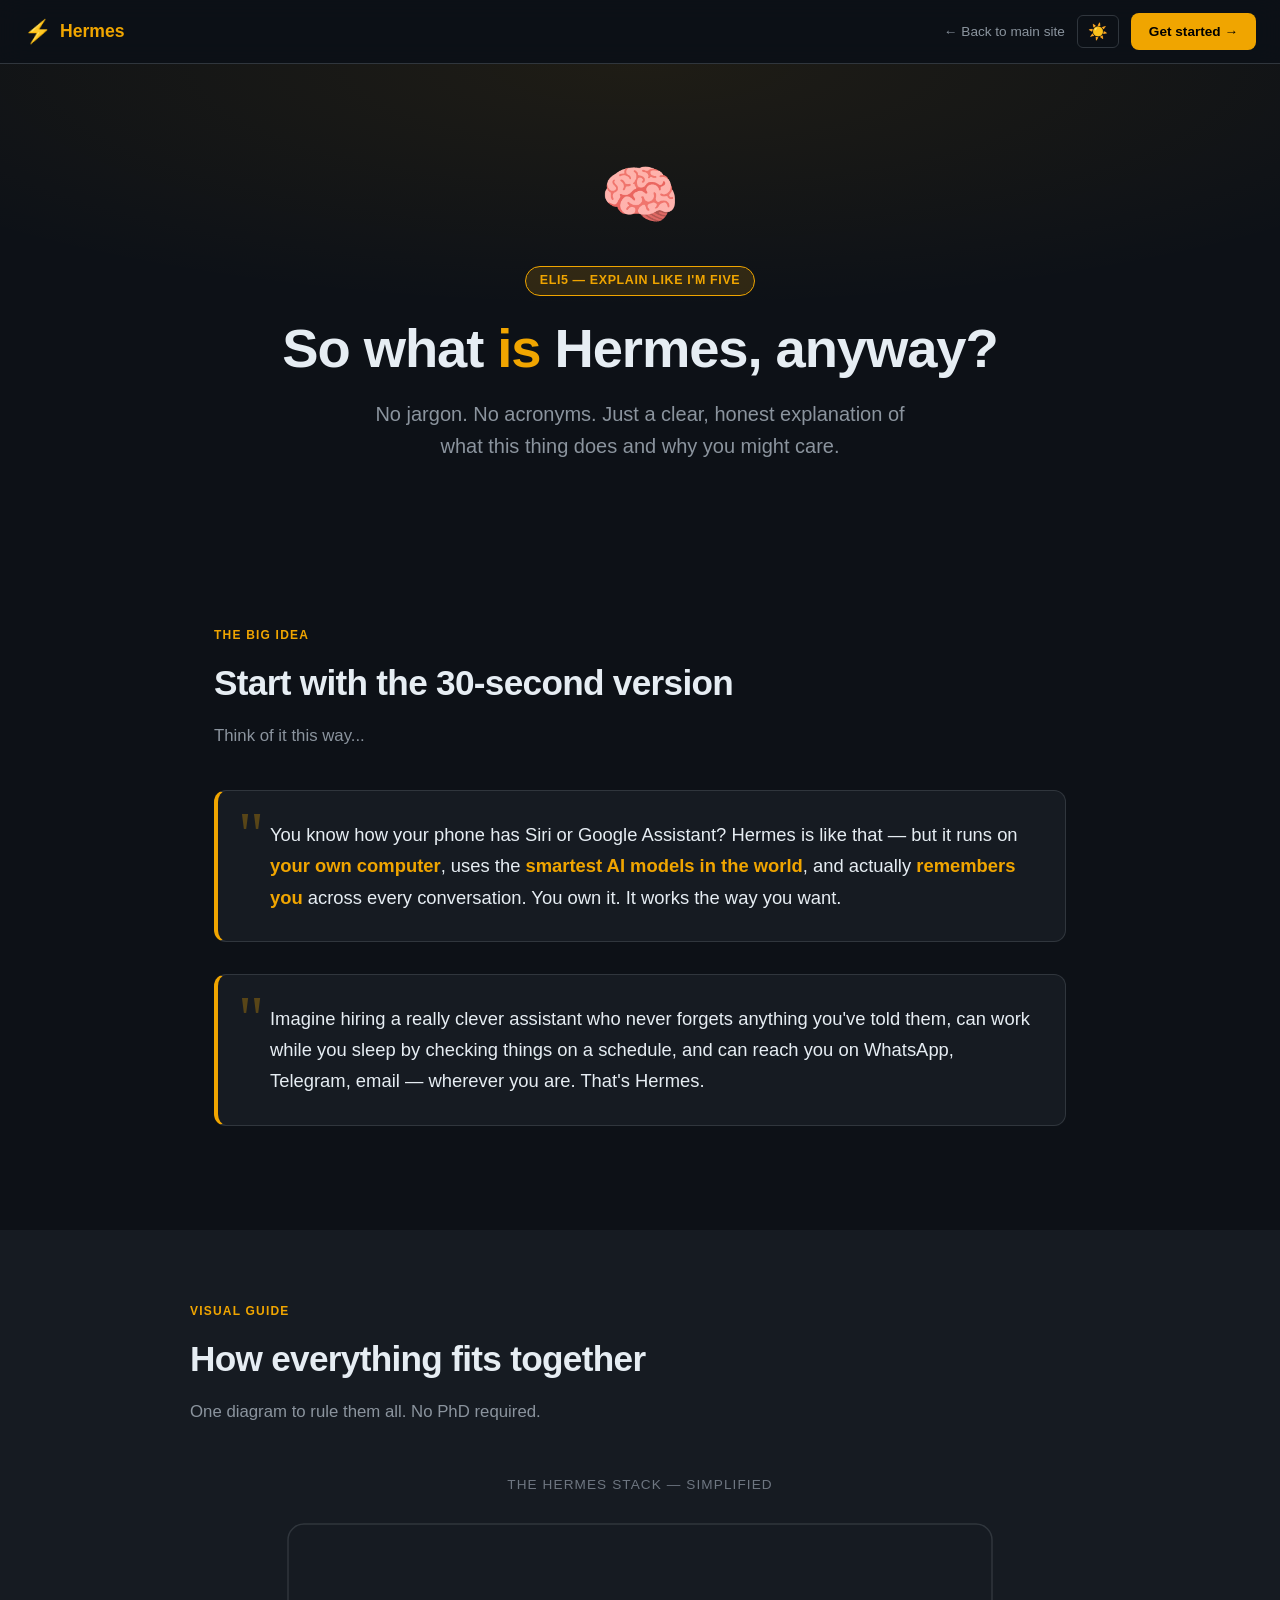
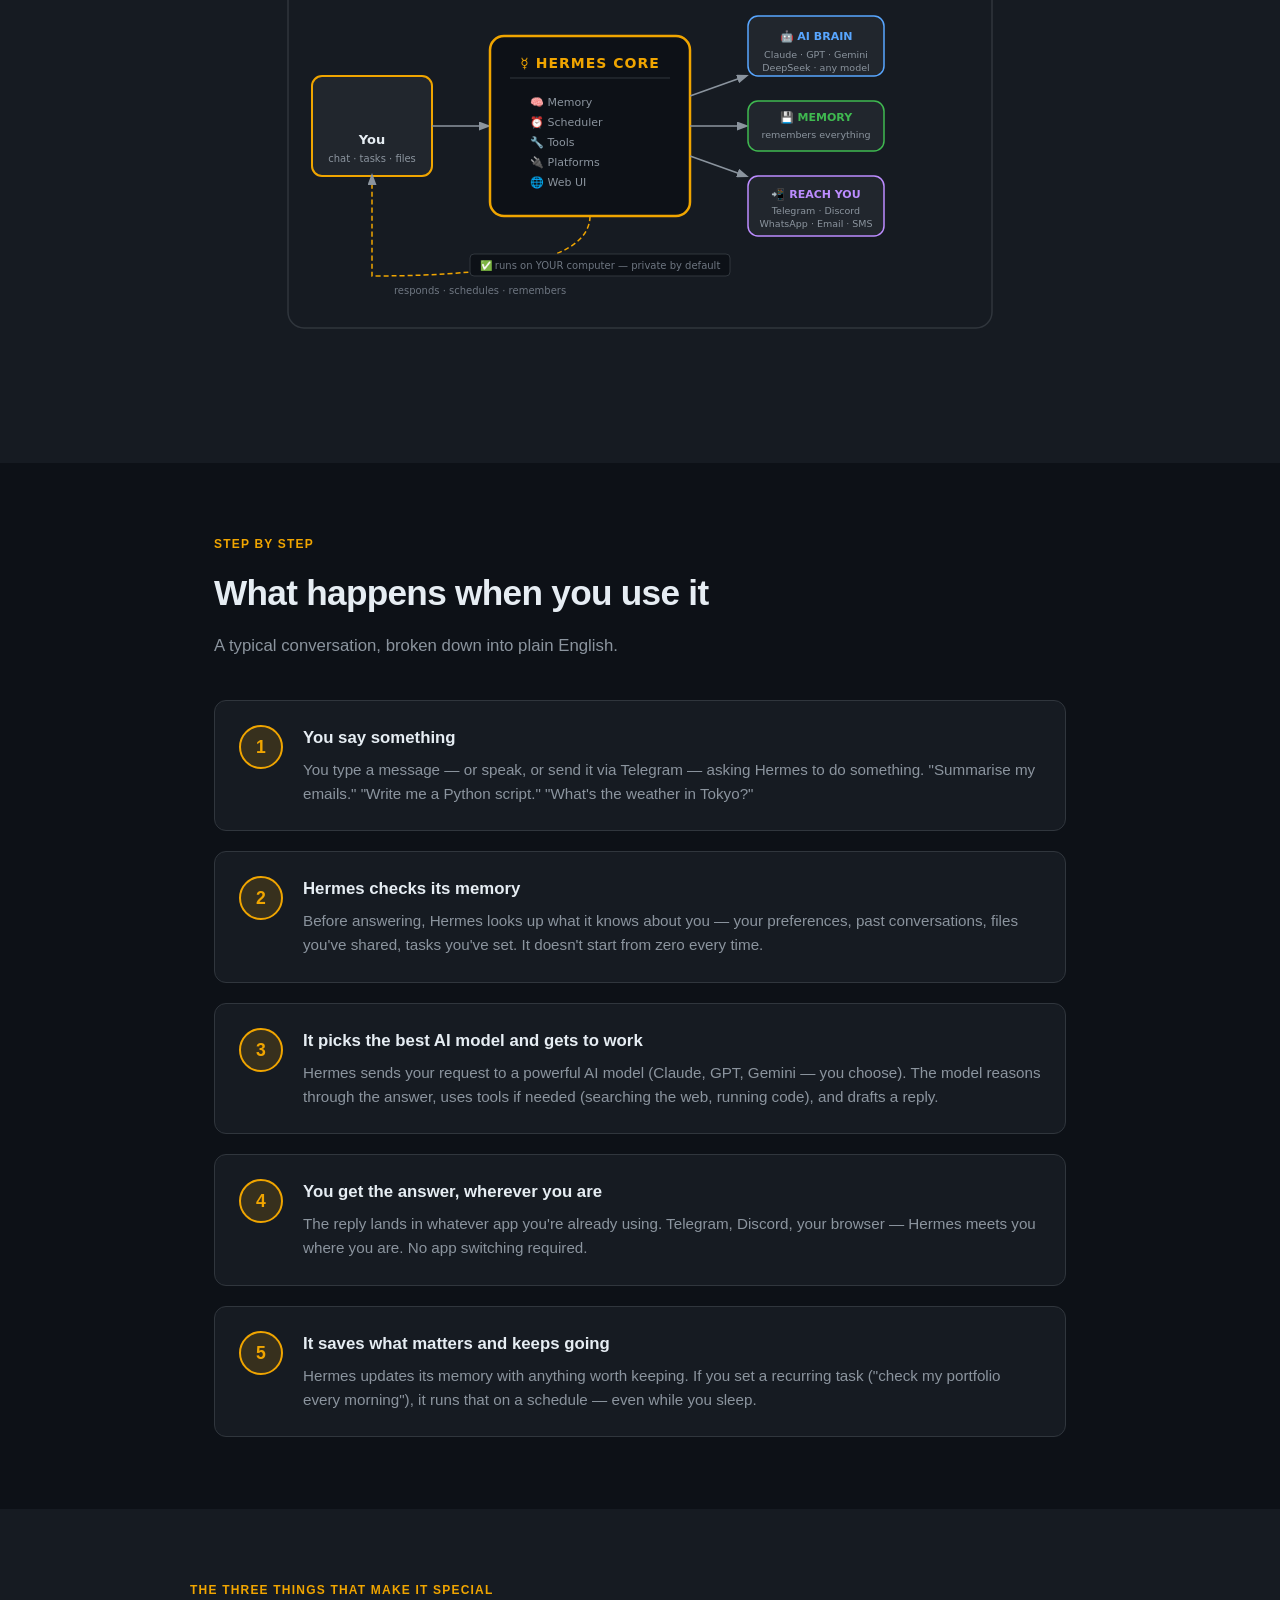
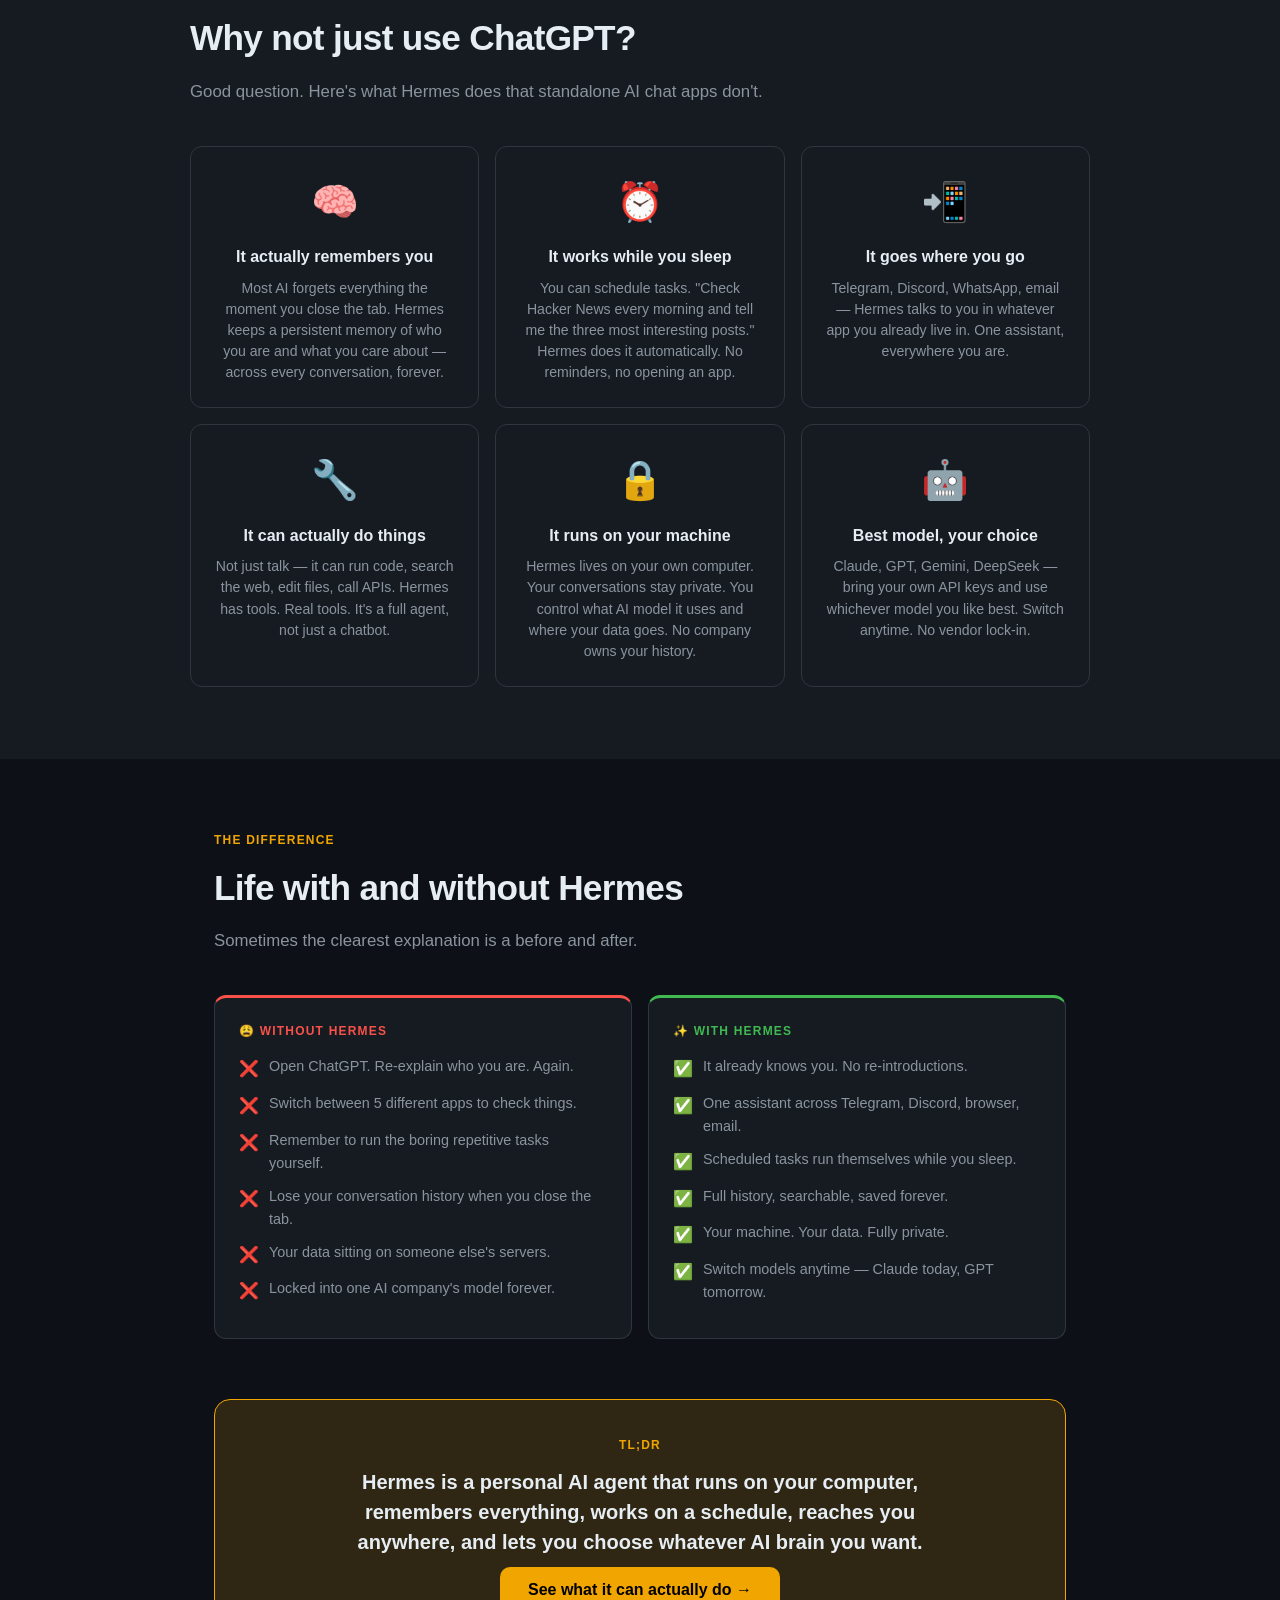
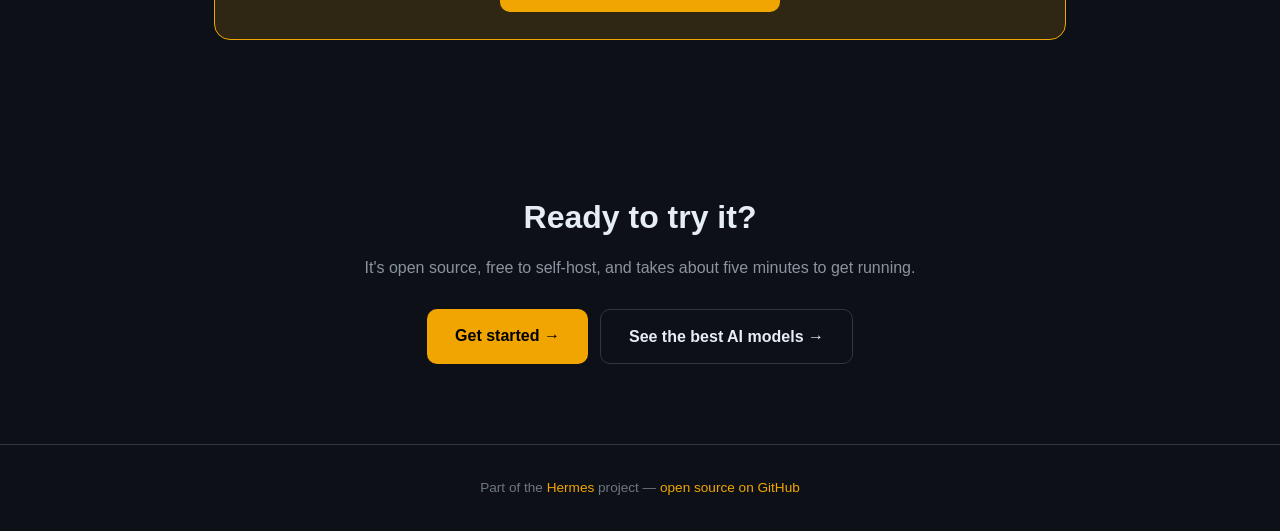
<file: eli5/index.html>
<!DOCTYPE html>
<html lang="en" data-theme="dark">
<head>
  <script>
    // Canonical URL: strip trailing index.html so links always show the clean path
    (function(){
      var p = window.location.pathname;
      if (p.endsWith('/index.html')) {
        var clean = p.slice(0, p.length - 'index.html'.length);
        window.history.replaceState(null, '', clean + window.location.search + window.location.hash);
      }
    })();
  </script>
<meta charset="UTF-8">
<meta name="viewport" content="width=device-width, initial-scale=1.0">
<title>What is Hermes? — Explained Simply</title>
<meta name="description" content="Hermes explained like you're five. A simple, visual guide to what Hermes is and why it matters.">
<style>
  :root {
    --bg-primary: #0d1117;
    --bg-secondary: #161b22;
    --bg-tertiary: #21262d;
    --bg-card: #161b22;
    --border: #30363d;
    --text-primary: #e6edf3;
    --text-secondary: #8b949e;
    --text-muted: #6e7681;
    --accent: #f0a500;
    --accent-dim: #c88800;
    --accent-glow: rgba(240,165,0,0.15);
    --green: #3fb950;
    --blue: #58a6ff;
    --purple: #bc8cff;
    --red: #f85149;
    --nav-height: 64px;
  }
  [data-theme="light"] nav {
    background: rgba(246, 248, 250, 0.95);
  }
  [data-theme="light"] {
    --bg-primary: #ffffff;
    --bg-secondary: #f6f8fa;
    --bg-tertiary: #eaeef2;
    --bg-card: #ffffff;
    --border: #d0d7de;
    --text-primary: #1f2328;
    --text-secondary: #656d76;
    --text-muted: #9198a1;
    --accent: #c07800;
    --accent-dim: #9a6200;
    --accent-glow: rgba(192,120,0,0.12);
  }

  *, *::before, *::after { box-sizing: border-box; margin: 0; padding: 0; }

  body {
    font-family: -apple-system, BlinkMacSystemFont, 'Segoe UI', sans-serif;
    background: var(--bg-primary);
    color: var(--text-primary);
    line-height: 1.6;
    min-height: 100vh;
  }

  /* NAV */
  nav {
    position: sticky;
    top: 0;
    height: var(--nav-height);
    background: rgba(13, 17, 23, 0.92);
    border-bottom: 1px solid var(--border);
    backdrop-filter: blur(12px);
    display: flex;
    align-items: center;
    justify-content: space-between;
    padding: 0 24px;
    z-index: 100;
  }
  .nav-logo {
    font-size: 1.1rem;
    font-weight: 700;
    color: var(--accent);
    text-decoration: none;
    display: flex;
    align-items: center;
    gap: 8px;
  }
  .nav-logo span { font-size: 1.4rem; }
  .nav-right { display: flex; align-items: center; gap: 12px; }
  .nav-back {
    color: var(--text-secondary);
    text-decoration: none;
    font-size: 0.85rem;
    display: flex;
    align-items: center;
    gap: 4px;
    transition: color 0.2s;
  }
  .nav-back:hover { color: var(--text-primary); }
  #theme-toggle {
    background: none;
    border: 1px solid var(--border);
    border-radius: 6px;
    padding: 6px 10px;
    cursor: pointer;
    font-size: 1rem;
    color: var(--text-primary);
    transition: border-color 0.2s;
  }
  #theme-toggle:hover { border-color: var(--accent); }
  .btn-cta {
    background: var(--accent);
    color: #000;
    border: none;
    border-radius: 8px;
    padding: 8px 18px;
    font-size: 0.85rem;
    font-weight: 600;
    cursor: pointer;
    text-decoration: none;
    transition: opacity 0.2s;
  }
  .btn-cta:hover { opacity: 0.85; }

  /* HERO */
  .hero {
    text-align: center;
    padding: 80px 24px 60px;
    position: relative;
    overflow: hidden;
  }
  .hero::before {
    content: '';
    position: absolute;
    inset: 0;
    background: radial-gradient(ellipse 70% 50% at 50% 0%, rgba(240,165,0,0.08), transparent);
    pointer-events: none;
  }
  .hero-emoji {
    font-size: 4rem;
    display: block;
    margin-bottom: 20px;
    animation: float 3s ease-in-out infinite;
  }
  @keyframes float {
    0%, 100% { transform: translateY(0); }
    50% { transform: translateY(-8px); }
  }
  .hero-badge {
    display: inline-block;
    background: var(--accent-glow);
    border: 1px solid var(--accent);
    color: var(--accent);
    border-radius: 20px;
    padding: 4px 14px;
    font-size: 0.78rem;
    font-weight: 600;
    letter-spacing: 0.05em;
    text-transform: uppercase;
    margin-bottom: 20px;
  }
  .hero h1 {
    font-size: clamp(2rem, 5vw, 3.4rem);
    font-weight: 800;
    line-height: 1.2;
    margin-bottom: 16px;
    letter-spacing: -0.02em;
  }
  .hero h1 em {
    font-style: normal;
    color: var(--accent);
  }
  .hero-sub {
    font-size: clamp(1rem, 2.5vw, 1.25rem);
    color: var(--text-secondary);
    max-width: 540px;
    margin: 0 auto 32px;
  }

  /* SECTIONS */
  .section {
    padding: 72px 24px;
    max-width: 900px;
    margin: 0 auto;
  }
  .section-alt {
    background: var(--bg-secondary);
    max-width: 100%;
    padding: 72px 24px;
  }
  .section-alt .inner {
    max-width: 900px;
    margin: 0 auto;
  }
  .section-label {
    font-size: 0.75rem;
    font-weight: 700;
    letter-spacing: 0.1em;
    text-transform: uppercase;
    color: var(--accent);
    margin-bottom: 10px;
  }
  .section-title {
    font-size: clamp(1.5rem, 3vw, 2.2rem);
    font-weight: 700;
    margin-bottom: 12px;
    letter-spacing: -0.02em;
  }
  .section-intro {
    font-size: 1.05rem;
    color: var(--text-secondary);
    max-width: 640px;
    margin-bottom: 40px;
  }

  /* ANALOGY BOX */
  .analogy-box {
    background: var(--bg-card);
    border: 1px solid var(--border);
    border-left: 4px solid var(--accent);
    border-radius: 12px;
    padding: 28px 32px;
    margin-bottom: 32px;
    position: relative;
  }
  .analogy-box .quote-mark {
    font-size: 4rem;
    line-height: 1;
    color: var(--accent);
    opacity: 0.3;
    position: absolute;
    top: 12px;
    left: 20px;
    font-family: Georgia, serif;
  }
  .analogy-box p {
    font-size: 1.15rem;
    line-height: 1.7;
    padding-left: 20px;
    color: var(--text-primary);
  }
  .analogy-box strong { color: var(--accent); }

  /* VISUAL DIAGRAM */
  .diagram-wrap {
    margin: 48px 0;
    text-align: center;
  }
  .diagram-title {
    font-size: 0.85rem;
    color: var(--text-muted);
    margin-bottom: 20px;
    text-transform: uppercase;
    letter-spacing: 0.08em;
  }
  .diagram {
    display: inline-block;
    width: 100%;
    max-width: 720px;
  }
  /* SVG diagram is inline — styled via classes */

  /* HOW-IT-WORKS STEPS */
  .steps {
    display: grid;
    gap: 20px;
    margin-top: 40px;
  }
  .step {
    display: flex;
    gap: 20px;
    align-items: flex-start;
    background: var(--bg-card);
    border: 1px solid var(--border);
    border-radius: 12px;
    padding: 24px;
    transition: border-color 0.2s;
  }
  .step:hover { border-color: var(--accent); }
  .step-num {
    width: 44px;
    height: 44px;
    border-radius: 50%;
    background: var(--accent-glow);
    border: 2px solid var(--accent);
    color: var(--accent);
    font-weight: 800;
    font-size: 1.1rem;
    display: flex;
    align-items: center;
    justify-content: center;
    flex-shrink: 0;
  }
  .step-body h3 {
    font-size: 1.05rem;
    font-weight: 700;
    margin-bottom: 6px;
  }
  .step-body p {
    color: var(--text-secondary);
    font-size: 0.95rem;
    line-height: 1.6;
  }

  /* CONCEPT CARDS */
  .concept-grid {
    display: grid;
    grid-template-columns: repeat(auto-fit, minmax(220px, 1fr));
    gap: 16px;
    margin-top: 36px;
  }
  .concept-card {
    background: var(--bg-card);
    border: 1px solid var(--border);
    border-radius: 12px;
    padding: 24px;
    text-align: center;
    transition: border-color 0.2s, transform 0.2s;
  }
  .concept-card:hover {
    border-color: var(--accent);
    transform: translateY(-2px);
  }
  .concept-icon { font-size: 2.4rem; margin-bottom: 12px; display: block; }
  .concept-card h3 { font-size: 1rem; font-weight: 700; margin-bottom: 8px; }
  .concept-card p { font-size: 0.88rem; color: var(--text-secondary); line-height: 1.5; }

  /* COMPARISON: BEFORE / AFTER */
  .before-after {
    display: grid;
    grid-template-columns: 1fr 1fr;
    gap: 16px;
    margin-top: 36px;
  }
  .ba-card {
    background: var(--bg-card);
    border: 1px solid var(--border);
    border-radius: 12px;
    padding: 24px;
  }
  .ba-card.before { border-top: 3px solid var(--red); }
  .ba-card.after { border-top: 3px solid var(--green); }
  .ba-label {
    font-size: 0.75rem;
    font-weight: 700;
    text-transform: uppercase;
    letter-spacing: 0.1em;
    margin-bottom: 14px;
  }
  .ba-card.before .ba-label { color: var(--red); }
  .ba-card.after .ba-label { color: var(--green); }
  .ba-item {
    display: flex;
    gap: 10px;
    margin-bottom: 10px;
    font-size: 0.9rem;
    color: var(--text-secondary);
    align-items: flex-start;
  }
  .ba-item .icon { flex-shrink: 0; font-size: 1rem; margin-top: 1px; }

  /* TL;DR STRIP */
  .tldr-strip {
    background: var(--accent-glow);
    border: 1px solid var(--accent);
    border-radius: 16px;
    padding: 36px 40px;
    text-align: center;
    margin: 60px 0 0;
  }
  .tldr-strip .tldr-label {
    font-size: 0.75rem;
    font-weight: 700;
    letter-spacing: 0.1em;
    text-transform: uppercase;
    color: var(--accent);
    margin-bottom: 12px;
  }
  .tldr-strip p {
    font-size: 1.25rem;
    font-weight: 600;
    line-height: 1.5;
    max-width: 600px;
    margin: 0 auto 20px;
  }

  /* CTA */
  .cta-section {
    text-align: center;
    padding: 80px 24px;
  }
  .cta-section h2 {
    font-size: clamp(1.5rem, 3vw, 2rem);
    font-weight: 700;
    margin-bottom: 12px;
  }
  .cta-section p {
    color: var(--text-secondary);
    margin-bottom: 28px;
    font-size: 1rem;
  }
  .cta-group { display: flex; gap: 12px; justify-content: center; flex-wrap: wrap; }
  .btn-primary {
    background: var(--accent);
    color: #000;
    font-weight: 700;
    padding: 14px 28px;
    border-radius: 10px;
    text-decoration: none;
    font-size: 1rem;
    transition: opacity 0.2s;
  }
  .btn-primary:hover { opacity: 0.85; }
  .btn-ghost {
    background: transparent;
    color: var(--text-primary);
    font-weight: 600;
    padding: 14px 28px;
    border-radius: 10px;
    text-decoration: none;
    font-size: 1rem;
    border: 1px solid var(--border);
    transition: border-color 0.2s;
  }
  .btn-ghost:hover { border-color: var(--accent); }

  /* FOOTER */
  footer {
    border-top: 1px solid var(--border);
    text-align: center;
    padding: 32px 24px;
    color: var(--text-muted);
    font-size: 0.85rem;
  }
  footer a { color: var(--accent); text-decoration: none; }

  /* MOBILE */
  @media (max-width: 640px) {
    .before-after { grid-template-columns: 1fr; }
    .concept-grid { grid-template-columns: 1fr 1fr; }
    nav { padding: 0 16px; }
    .nav-back { display: none; }
    .btn-cta { display: none; }
    .tldr-strip { padding: 28px 20px; }
    .tldr-strip p { font-size: 1.05rem; }
  }
  @media (max-width: 400px) {
    .concept-grid { grid-template-columns: 1fr; }
  }

  /* HAMBURGER + MOBILE MENU */
  .hamburger {
    display: none;
    flex-direction: column;
    gap: 5px;
    cursor: pointer;
    padding: 6px;
    border: 1px solid var(--border);
    border-radius: 6px;
    background: none;
    transition: border-color 0.15s;
    flex-shrink: 0;
  }
  .hamburger:hover { border-color: var(--accent); }
  .hamburger span {
    display: block;
    width: 20px;
    height: 2px;
    background: var(--text-secondary);
    border-radius: 2px;
    transition: transform 0.2s, opacity 0.2s;
  }
  .hamburger.open span:nth-child(1) { transform: translateY(7px) rotate(45deg); }
  .hamburger.open span:nth-child(2) { opacity: 0; }
  .hamburger.open span:nth-child(3) { transform: translateY(-7px) rotate(-45deg); }
  #eli5-mobile-menu {
    display: none;
    position: fixed;
    top: var(--nav-height);
    left: 0; right: 0;
    background: var(--bg-secondary);
    border-bottom: 1px solid var(--border);
    padding: 16px 24px;
    z-index: 999;
    flex-direction: column;
    gap: 4px;
  }
  #eli5-mobile-menu.open { display: flex; }
  #eli5-mobile-menu a {
    color: var(--text-secondary);
    font-size: 0.95rem;
    font-weight: 500;
    padding: 10px 12px;
    border-radius: 6px;
    transition: color 0.15s, background 0.15s;
    text-decoration: none;
  }
  #eli5-mobile-menu a:hover { color: var(--text-primary); background: var(--bg-tertiary); }
  #eli5-mobile-menu a.accent { color: var(--accent); }
  @media (max-width: 640px) {
    .hamburger { display: flex; }
    .btn-cta { display: none; }
    .nav-back { display: none; }
  }
</style>
</head>
<body>

<nav>
  <a href="../" class="nav-logo"><span>⚡</span> Hermes</a>
  <div class="nav-right">
    <a href="../" class="nav-back">← <span>Back to main site</span></a>
    <button id="theme-toggle" aria-label="Toggle theme">🌙</button>
    <a href="https://hermes-agent.nousresearch.com/docs/getting-started/installation" class="btn-cta" target="_blank">Get started →</a>
  </div>
  <button class="hamburger" id="eli5-hamburger" aria-label="Open menu" aria-expanded="false">
    <span></span><span></span><span></span>
  </button>
</nav>

<div id="eli5-mobile-menu">
  <a href="../">⚡ Hermes Home</a>
  <a href="../#why">Why Hermes</a>
  <a href="../#features">Features</a>
  <a href="../#compare">Compare</a>
  <a href="../#install">Install</a>
  <a href="../eli5/" class="accent">🧠 ELI5 — What is Hermes?</a>
  <a href="../models/" class="accent">🤖 Best Models</a>
  <a href="../community/" class="accent">🌎 Community</a>
  <a href="https://hermes-agent.nousresearch.com/docs/getting-started/installation" target="_blank" class="accent" style="margin-top:4px">Get started →</a>
</div>

<!-- HERO -->
<section class="hero">
  <span class="hero-emoji">🧠</span>
  <div class="hero-badge">ELI5 — Explain Like I'm Five</div>
  <h1>So what <em>is</em> Hermes, anyway?</h1>
  <p class="hero-sub">No jargon. No acronyms. Just a clear, honest explanation of what this thing does and why you might care.</p>
</section>

<!-- THE BIG IDEA -->
<div class="section">
  <div class="section-label">The big idea</div>
  <h2 class="section-title">Start with the 30-second version</h2>
  <p class="section-intro">Think of it this way...</p>

  <div class="analogy-box">
    <span class="quote-mark">"</span>
    <p>You know how your phone has Siri or Google Assistant? Hermes is like that — but it runs on <strong>your own computer</strong>, uses the <strong>smartest AI models in the world</strong>, and actually <strong>remembers you</strong> across every conversation. You own it. It works the way you want.</p>
  </div>

  <div class="analogy-box">
    <span class="quote-mark">"</span>
    <p>Imagine hiring a really clever assistant who never forgets anything you've told them, can work while you sleep by checking things on a schedule, and can reach you on WhatsApp, Telegram, email — wherever you are. That's Hermes.</p>
  </div>
</div>

<!-- DIAGRAM -->
<div class="section-alt">
  <div class="inner">
    <div class="section-label">Visual guide</div>
    <h2 class="section-title">How everything fits together</h2>
    <p class="section-intro">One diagram to rule them all. No PhD required.</p>

    <div class="diagram-wrap">
      <div class="diagram-title">The Hermes stack — simplified</div>
      <div class="diagram">
        <svg viewBox="0 0 720 420" fill="none" xmlns="http://www.w3.org/2000/svg" style="width:100%;height:auto;">
          <defs>
            <linearGradient id="gAccent" x1="0" y1="0" x2="1" y2="0">
              <stop offset="0%" stop-color="#f0a500"/>
              <stop offset="100%" stop-color="#e06c00"/>
            </linearGradient>
            <linearGradient id="gBlue" x1="0" y1="0" x2="1" y2="0">
              <stop offset="0%" stop-color="#58a6ff"/>
              <stop offset="100%" stop-color="#3b7fd9"/>
            </linearGradient>
            <linearGradient id="gGreen" x1="0" y1="0" x2="1" y2="0">
              <stop offset="0%" stop-color="#3fb950"/>
              <stop offset="100%" stop-color="#28a641"/>
            </linearGradient>
            <linearGradient id="gPurple" x1="0" y1="0" x2="1" y2="0">
              <stop offset="0%" stop-color="#bc8cff"/>
              <stop offset="100%" stop-color="#9060d0"/>
            </linearGradient>
            <marker id="arrow" markerWidth="8" markerHeight="6" refX="6" refY="3" orient="auto">
              <polygon points="0 0, 8 3, 0 6" fill="#8b949e"/>
            </marker>
          </defs>

          <!-- Background panels -->
          <rect x="8" y="8" width="704" height="404" rx="16" fill="#161b22" stroke="#30363d" stroke-width="1.5"/>

          <!-- YOU box (left) -->
          <rect x="32" y="160" width="120" height="100" rx="10" fill="#21262d" stroke="#f0a500" stroke-width="2"/>
          <text x="92" y="198" font-family="system-ui,sans-serif" font-size="28" text-anchor="middle" dominant-baseline="middle">👤</text>
          <text x="92" y="228" font-family="system-ui,sans-serif" font-size="13" font-weight="700" fill="#e6edf3" text-anchor="middle">You</text>
          <text x="92" y="246" font-family="system-ui,sans-serif" font-size="10" fill="#8b949e" text-anchor="middle">chat · tasks · files</text>

          <!-- Arrows: You → Hermes -->
          <line x1="152" y1="210" x2="208" y2="210" stroke="#8b949e" stroke-width="1.5" marker-end="url(#arrow)"/>

          <!-- HERMES core (center) -->
          <rect x="210" y="120" width="200" height="180" rx="14" fill="#0d1117" stroke="#f0a500" stroke-width="2.5"/>
          <text x="310" y="152" font-family="system-ui,sans-serif" font-size="14" font-weight="800" fill="#f0a500" text-anchor="middle" letter-spacing="1">☿ HERMES CORE</text>
          <line x1="230" y1="162" x2="390" y2="162" stroke="#30363d" stroke-width="1"/>
          <!-- Mini icons inside core -->
          <text x="250" y="190" font-family="system-ui,sans-serif" font-size="11" fill="#8b949e">🧠 Memory</text>
          <text x="250" y="210" font-family="system-ui,sans-serif" font-size="11" fill="#8b949e">⏰ Scheduler</text>
          <text x="250" y="230" font-family="system-ui,sans-serif" font-size="11" fill="#8b949e">🔧 Tools</text>
          <text x="250" y="250" font-family="system-ui,sans-serif" font-size="11" fill="#8b949e">🔌 Platforms</text>
          <text x="250" y="270" font-family="system-ui,sans-serif" font-size="11" fill="#8b949e">🌐 Web UI</text>

          <!-- Arrows: Hermes → AI Brain -->
          <line x1="410" y1="180" x2="466" y2="160" stroke="#8b949e" stroke-width="1.5" marker-end="url(#arrow)"/>
          <line x1="410" y1="210" x2="466" y2="210" stroke="#8b949e" stroke-width="1.5" marker-end="url(#arrow)"/>
          <line x1="410" y1="240" x2="466" y2="260" stroke="#8b949e" stroke-width="1.5" marker-end="url(#arrow)"/>

          <!-- AI Models (right top) -->
          <rect x="468" y="100" width="136" height="60" rx="10" fill="#21262d" stroke="#58a6ff" stroke-width="1.5"/>
          <text x="536" y="124" font-family="system-ui,sans-serif" font-size="11" font-weight="700" fill="#58a6ff" text-anchor="middle">🤖 AI BRAIN</text>
          <text x="536" y="142" font-family="system-ui,sans-serif" font-size="9.5" fill="#8b949e" text-anchor="middle">Claude · GPT · Gemini</text>
          <text x="536" y="155" font-family="system-ui,sans-serif" font-size="9.5" fill="#8b949e" text-anchor="middle">DeepSeek · any model</text>

          <!-- Memory store (right mid) -->
          <rect x="468" y="185" width="136" height="50" rx="10" fill="#21262d" stroke="#3fb950" stroke-width="1.5"/>
          <text x="536" y="205" font-family="system-ui,sans-serif" font-size="11" font-weight="700" fill="#3fb950" text-anchor="middle">💾 MEMORY</text>
          <text x="536" y="222" font-family="system-ui,sans-serif" font-size="9.5" fill="#8b949e" text-anchor="middle">remembers everything</text>

          <!-- Platforms (right bot) -->
          <rect x="468" y="260" width="136" height="60" rx="10" fill="#21262d" stroke="#bc8cff" stroke-width="1.5"/>
          <text x="536" y="282" font-family="system-ui,sans-serif" font-size="11" font-weight="700" fill="#bc8cff" text-anchor="middle">📲 REACH YOU</text>
          <text x="536" y="298" font-family="system-ui,sans-serif" font-size="9.5" fill="#8b949e" text-anchor="middle">Telegram · Discord</text>
          <text x="536" y="311" font-family="system-ui,sans-serif" font-size="9.5" fill="#8b949e" text-anchor="middle">WhatsApp · Email · SMS</text>

          <!-- Arrow back: Hermes → You -->
          <path d="M310 300 Q310 360 92 360 Q92 320 92 260" stroke="#f0a500" stroke-width="1.5" fill="none" stroke-dasharray="5 3" marker-end="url(#arrow)"/>
          <text x="200" y="378" font-family="system-ui,sans-serif" font-size="10" fill="#6e7681" text-anchor="middle">responds · schedules · remembers</text>

          <!-- Your computer note -->
          <rect x="190" y="338" width="260" height="22" rx="4" fill="#0d1117" stroke="#30363d" stroke-width="1"/>
          <text x="320" y="353" font-family="system-ui,sans-serif" font-size="10" fill="#6e7681" text-anchor="middle">✅ runs on YOUR computer — private by default</text>
        </svg>
      </div>
    </div>
  </div>
</div>

<!-- HOW IT WORKS -->
<div class="section">
  <div class="section-label">Step by step</div>
  <h2 class="section-title">What happens when you use it</h2>
  <p class="section-intro">A typical conversation, broken down into plain English.</p>

  <div class="steps">
    <div class="step">
      <div class="step-num">1</div>
      <div class="step-body">
        <h3>You say something</h3>
        <p>You type a message — or speak, or send it via Telegram — asking Hermes to do something. "Summarise my emails." "Write me a Python script." "What's the weather in Tokyo?"</p>
      </div>
    </div>
    <div class="step">
      <div class="step-num">2</div>
      <div class="step-body">
        <h3>Hermes checks its memory</h3>
        <p>Before answering, Hermes looks up what it knows about you — your preferences, past conversations, files you've shared, tasks you've set. It doesn't start from zero every time.</p>
      </div>
    </div>
    <div class="step">
      <div class="step-num">3</div>
      <div class="step-body">
        <h3>It picks the best AI model and gets to work</h3>
        <p>Hermes sends your request to a powerful AI model (Claude, GPT, Gemini — you choose). The model reasons through the answer, uses tools if needed (searching the web, running code), and drafts a reply.</p>
      </div>
    </div>
    <div class="step">
      <div class="step-num">4</div>
      <div class="step-body">
        <h3>You get the answer, wherever you are</h3>
        <p>The reply lands in whatever app you're already using. Telegram, Discord, your browser — Hermes meets you where you are. No app switching required.</p>
      </div>
    </div>
    <div class="step">
      <div class="step-num">5</div>
      <div class="step-body">
        <h3>It saves what matters and keeps going</h3>
        <p>Hermes updates its memory with anything worth keeping. If you set a recurring task ("check my portfolio every morning"), it runs that on a schedule — even while you sleep.</p>
      </div>
    </div>
  </div>
</div>

<!-- THE THREE POWERS -->
<div class="section-alt">
  <div class="inner">
    <div class="section-label">The three things that make it special</div>
    <h2 class="section-title">Why not just use ChatGPT?</h2>
    <p class="section-intro">Good question. Here's what Hermes does that standalone AI chat apps don't.</p>

    <div class="concept-grid">
      <div class="concept-card">
        <span class="concept-icon">🧠</span>
        <h3>It actually remembers you</h3>
        <p>Most AI forgets everything the moment you close the tab. Hermes keeps a persistent memory of who you are and what you care about — across every conversation, forever.</p>
      </div>
      <div class="concept-card">
        <span class="concept-icon">⏰</span>
        <h3>It works while you sleep</h3>
        <p>You can schedule tasks. "Check Hacker News every morning and tell me the three most interesting posts." Hermes does it automatically. No reminders, no opening an app.</p>
      </div>
      <div class="concept-card">
        <span class="concept-icon">📲</span>
        <h3>It goes where you go</h3>
        <p>Telegram, Discord, WhatsApp, email — Hermes talks to you in whatever app you already live in. One assistant, everywhere you are.</p>
      </div>
      <div class="concept-card">
        <span class="concept-icon">🔧</span>
        <h3>It can actually do things</h3>
        <p>Not just talk — it can run code, search the web, edit files, call APIs. Hermes has tools. Real tools. It's a full agent, not just a chatbot.</p>
      </div>
      <div class="concept-card">
        <span class="concept-icon">🔒</span>
        <h3>It runs on your machine</h3>
        <p>Hermes lives on your own computer. Your conversations stay private. You control what AI model it uses and where your data goes. No company owns your history.</p>
      </div>
      <div class="concept-card">
        <span class="concept-icon">🤖</span>
        <h3>Best model, your choice</h3>
        <p>Claude, GPT, Gemini, DeepSeek — bring your own API keys and use whichever model you like best. Switch anytime. No vendor lock-in.</p>
      </div>
    </div>
  </div>
</div>

<!-- BEFORE / AFTER -->
<div class="section">
  <div class="section-label">The difference</div>
  <h2 class="section-title">Life with and without Hermes</h2>
  <p class="section-intro">Sometimes the clearest explanation is a before and after.</p>

  <div class="before-after">
    <div class="ba-card before">
      <div class="ba-label">😩 Without Hermes</div>
      <div class="ba-item"><span class="icon">❌</span> Open ChatGPT. Re-explain who you are. Again.</div>
      <div class="ba-item"><span class="icon">❌</span> Switch between 5 different apps to check things.</div>
      <div class="ba-item"><span class="icon">❌</span> Remember to run the boring repetitive tasks yourself.</div>
      <div class="ba-item"><span class="icon">❌</span> Lose your conversation history when you close the tab.</div>
      <div class="ba-item"><span class="icon">❌</span> Your data sitting on someone else's servers.</div>
      <div class="ba-item"><span class="icon">❌</span> Locked into one AI company's model forever.</div>
    </div>
    <div class="ba-card after">
      <div class="ba-label">✨ With Hermes</div>
      <div class="ba-item"><span class="icon">✅</span> It already knows you. No re-introductions.</div>
      <div class="ba-item"><span class="icon">✅</span> One assistant across Telegram, Discord, browser, email.</div>
      <div class="ba-item"><span class="icon">✅</span> Scheduled tasks run themselves while you sleep.</div>
      <div class="ba-item"><span class="icon">✅</span> Full history, searchable, saved forever.</div>
      <div class="ba-item"><span class="icon">✅</span> Your machine. Your data. Fully private.</div>
      <div class="ba-item"><span class="icon">✅</span> Switch models anytime — Claude today, GPT tomorrow.</div>
    </div>
  </div>

  <div class="tldr-strip">
    <div class="tldr-label">tl;dr</div>
    <p>Hermes is a personal AI agent that runs on your computer, remembers everything, works on a schedule, reaches you anywhere, and lets you choose whatever AI brain you want.</p>
    <a href="../" class="btn-primary">See what it can actually do →</a>
  </div>
</div>

<!-- CTA -->
<div class="cta-section">
  <h2>Ready to try it?</h2>
  <p>It's open source, free to self-host, and takes about five minutes to get running.</p>
  <div class="cta-group">
    <a href="https://hermes-agent.nousresearch.com/docs/getting-started/installation" class="btn-primary" target="_blank">Get started →</a>
    <a href="../models/" class="btn-ghost">See the best AI models →</a>
  </div>
</div>

<footer>
  <p>Part of the <a href="../">Hermes</a> project &mdash; <a href="https://github.com/nesquena/hermes-webui" target="_blank">open source on GitHub</a></p>
</footer>

<script>
  var themeToggle = document.getElementById('theme-toggle');
  function setTheme(t) {
    document.documentElement.setAttribute('data-theme', t);
    localStorage.setItem('theme', t);
    themeToggle.textContent = t === 'light' ? '🌙' : '☀️';
  }
  themeToggle.addEventListener('click', function() {
    setTheme(document.documentElement.getAttribute('data-theme') === 'dark' ? 'light' : 'dark');
  });
  var saved = localStorage.getItem('theme');
  if (saved) setTheme(saved);

  // Hamburger
  var eli5Ham = document.getElementById('eli5-hamburger');
  var eli5Menu = document.getElementById('eli5-mobile-menu');
  if (eli5Ham && eli5Menu) {
    eli5Ham.addEventListener('click', function() {
      var open = eli5Menu.classList.toggle('open');
      eli5Ham.classList.toggle('open', open);
      eli5Ham.setAttribute('aria-expanded', open);
    });
    document.addEventListener('click', function(e) {
      if (!eli5Ham.contains(e.target) && !eli5Menu.contains(e.target)) {
        eli5Menu.classList.remove('open');
        eli5Ham.classList.remove('open');
        eli5Ham.setAttribute('aria-expanded', 'false');
      }
    });
  }
</script>
</body>
</html>
</file>
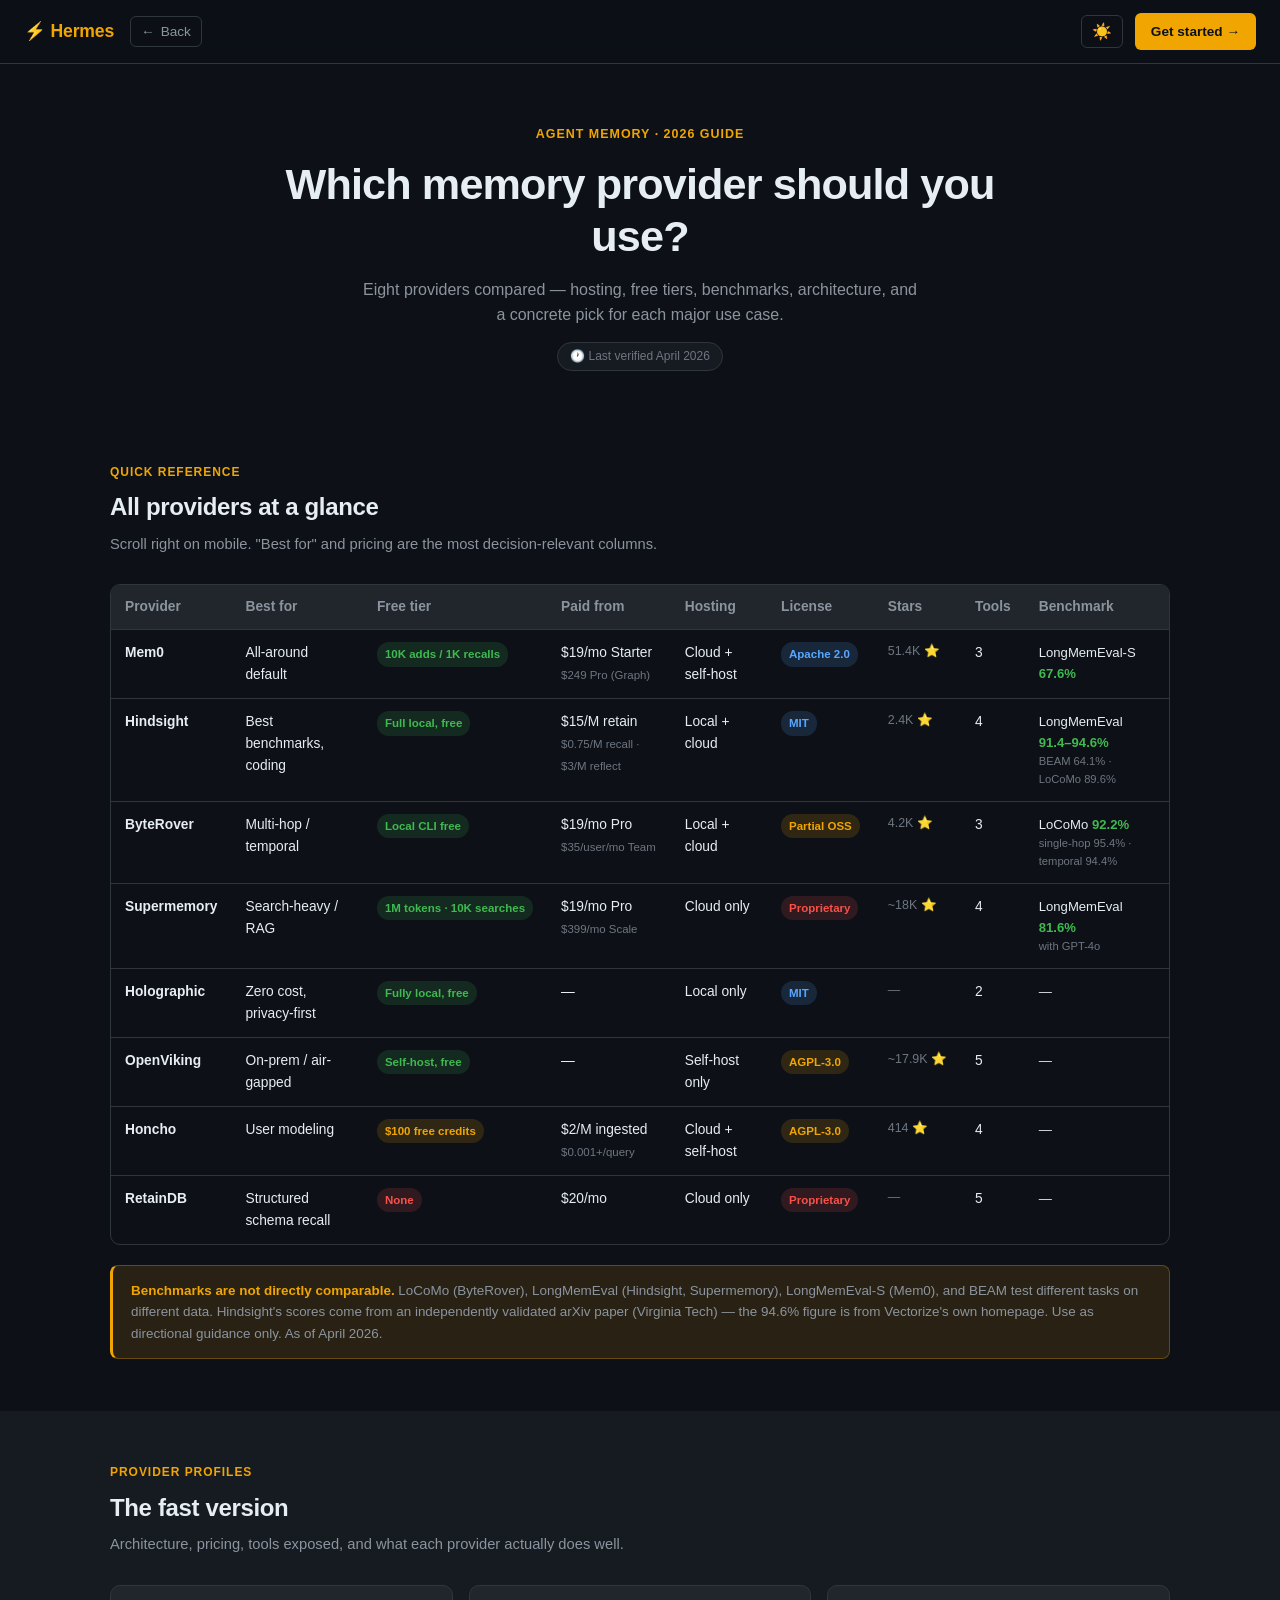
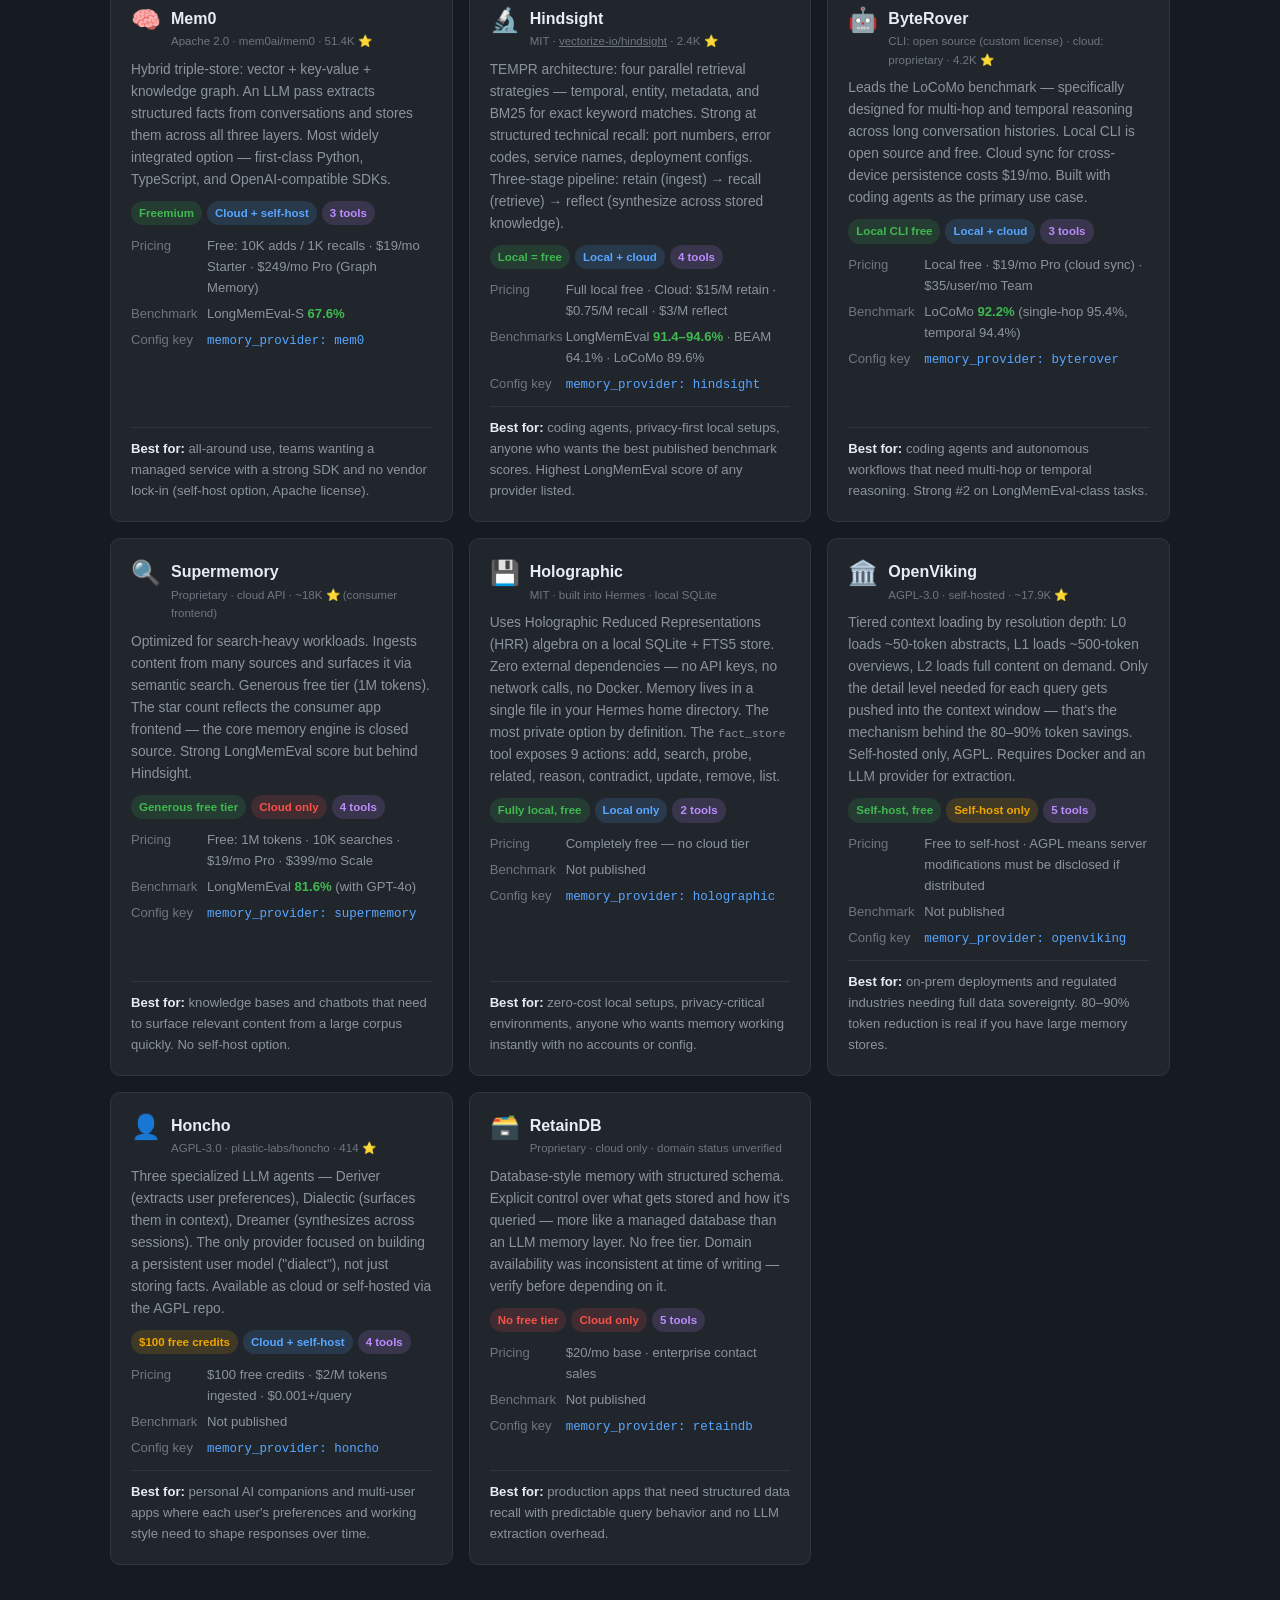
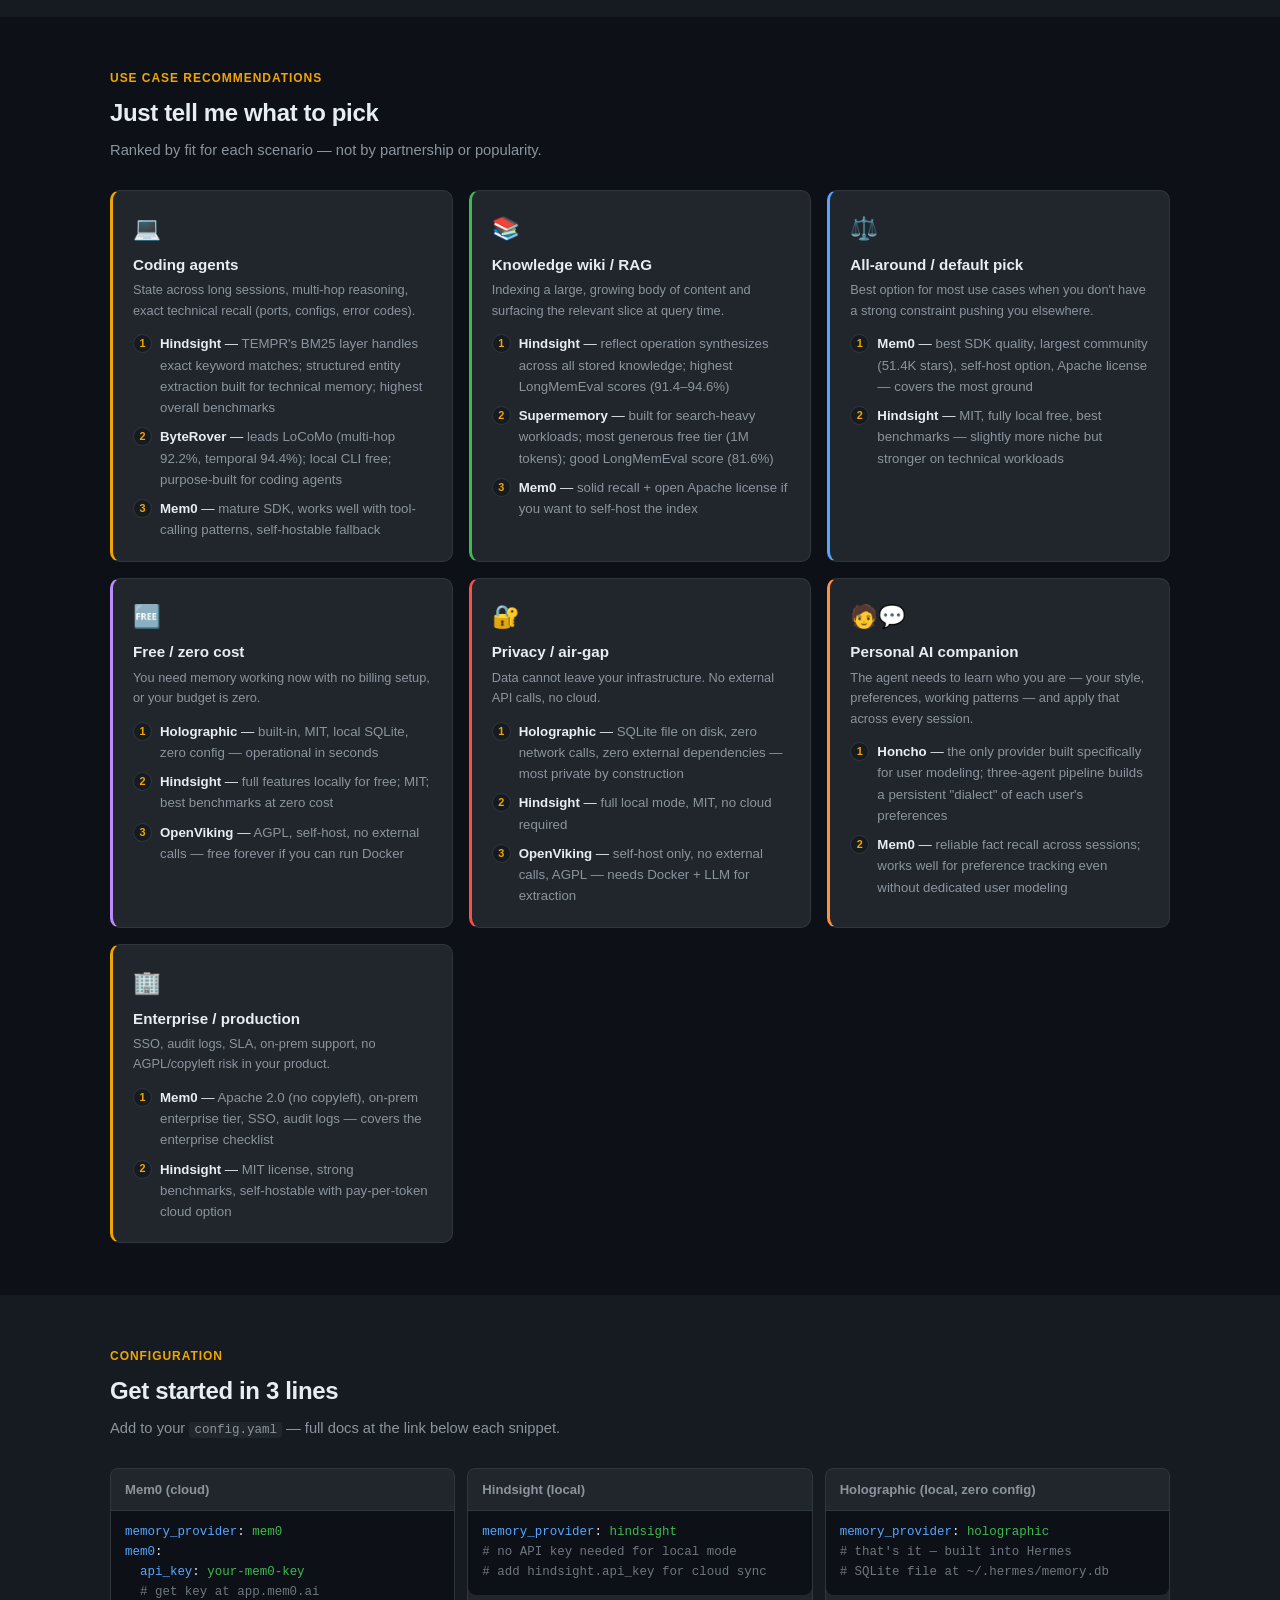
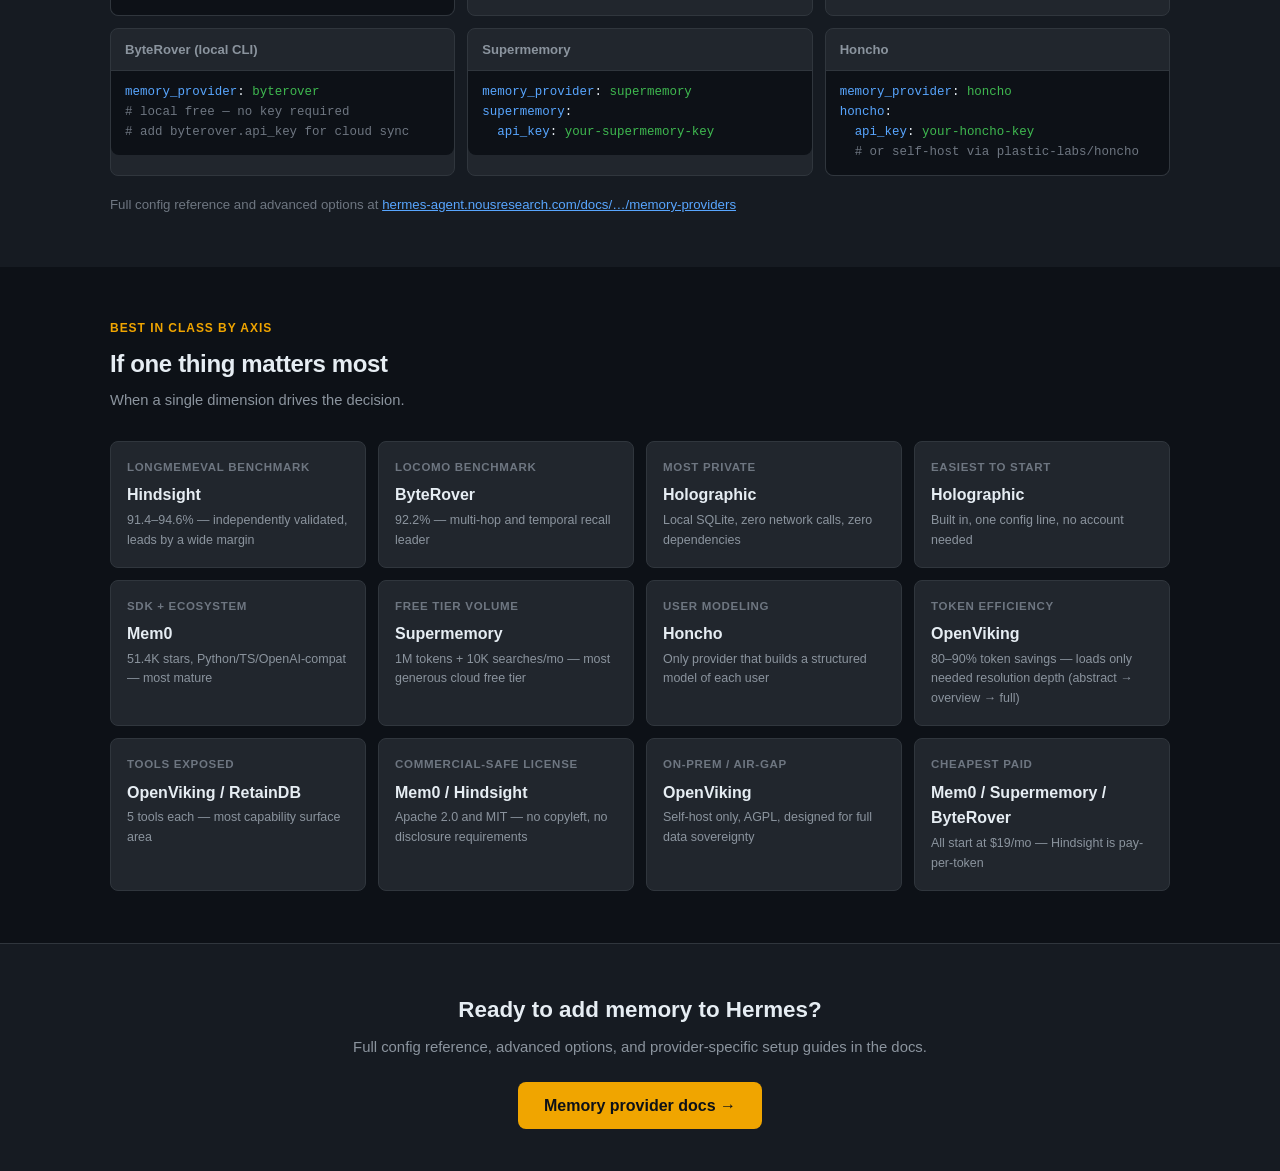
<file: memory/index.html>
<!DOCTYPE html>
<html lang="en" data-theme="dark">
<head>
  <script>
    (function(){
      var p = window.location.pathname;
      if (p.endsWith('/index.html')) {
        var clean = p.slice(0, p.length - 'index.html'.length);
        window.history.replaceState(null, '', clean + window.location.search + window.location.hash);
      }
    })();
  </script>
  <meta charset="UTF-8">
  <meta name="viewport" content="width=device-width, initial-scale=1.0">
  <title>Memory Providers for AI Agents — 2026 Guide</title>
  <meta property="og:title" content="Memory Providers for AI Agents — 2026 Guide">
  <meta property="og:description" content="Compare 8 agent memory providers — Mem0, Hindsight, ByteRover, Supermemory, Holographic, OpenViking, Honcho, RetainDB. Free tiers, benchmarks, hosting, and use-case picks.">
  <meta property="og:type" content="website">
  <meta property="og:url" content="https://get-hermes.ai/memory/">
  <meta property="og:image" content="https://get-hermes.ai/images/ui-hero.png">
  <meta name="twitter:card" content="summary_large_image">
  <meta name="twitter:title" content="Memory Providers for AI Agents — 2026 Guide">
  <meta name="twitter:description" content="Compare 8 agent memory providers — free tiers, benchmarks, architecture, and a straight pick for every use case.">
  <meta name="twitter:image" content="https://get-hermes.ai/images/ui-hero.png">
  <meta name="description" content="Which memory provider should you use with your AI agent? Compare Mem0, Hindsight, ByteRover, Supermemory, and more — free tiers, hosting options, benchmarks, and use-case picks.">
<style>
  :root {
    --bg-primary: #0d1117;
    --bg-secondary: #161b22;
    --bg-tertiary: #21262d;
    --bg-card: #161b22;
    --border: #30363d;
    --text-primary: #e6edf3;
    --text-secondary: #8b949e;
    --text-muted: #6e7681;
    --accent: #f0a500;
    --accent-dim: #c88800;
    --accent-glow: rgba(240,165,0,0.12);
    --green: #3fb950;
    --blue: #58a6ff;
    --purple: #bc8cff;
    --red: #f85149;
    --orange: #ff9040;
    --nav-height: 64px;
  }
  [data-theme="light"] nav {
    background: rgba(246, 248, 250, 0.95);
  }
  [data-theme="light"] {
    --bg-primary: #ffffff;
    --bg-secondary: #f6f8fa;
    --bg-tertiary: #eaeef2;
    --bg-card: #ffffff;
    --border: #d0d7de;
    --text-primary: #1f2328;
    --text-secondary: #656d76;
    --text-muted: #9198a1;
    --accent: #c07800;
    --accent-dim: #9a6200;
    --accent-glow: rgba(192,120,0,0.10);
  }

  *, *::before, *::after { box-sizing: border-box; margin: 0; padding: 0; }

  body {
    font-family: -apple-system, BlinkMacSystemFont, 'Segoe UI', sans-serif;
    background: var(--bg-primary);
    color: var(--text-primary);
    line-height: 1.6;
    min-height: 100vh;
  }

  /* NAV */
  nav {
    position: sticky; top: 0; height: var(--nav-height);
    background: rgba(13, 17, 23, 0.92); border-bottom: 1px solid var(--border);
    backdrop-filter: blur(12px); display: flex; align-items: center;
    justify-content: space-between; padding: 0 24px; z-index: 100;
  }
  .nav-left { display: flex; align-items: center; gap: 16px; }
  .nav-logo {
    font-size: 1.1rem; font-weight: 700; color: var(--accent);
    text-decoration: none; letter-spacing: -0.01em;
  }
  .nav-back {
    font-size: 0.85rem; color: var(--text-secondary); text-decoration: none;
    display: flex; align-items: center; gap: 6px; padding: 4px 10px;
    border: 1px solid var(--border); border-radius: 6px; transition: color .15s, border-color .15s;
  }
  .nav-back:hover { color: var(--text-primary); border-color: var(--text-secondary); }
  .nav-right { display: flex; align-items: center; gap: 12px; }
  #theme-toggle {
    background: none; border: 1px solid var(--border); color: var(--text-secondary);
    cursor: pointer; border-radius: 6px; padding: 6px 10px; font-size: 1rem;
    transition: color .15s, border-color .15s;
  }
  #theme-toggle:hover { color: var(--text-primary); border-color: var(--text-secondary); }
  .btn-cta {
    background: var(--accent); color: #0d1117; padding: 8px 16px;
    border-radius: 6px; font-weight: 600; font-size: 0.85rem;
    text-decoration: none; transition: background .15s;
  }
  .btn-cta:hover { background: var(--accent-dim); }

  /* HAMBURGER */
  .hamburger {
    display: none; flex-direction: column; gap: 5px; cursor: pointer;
    background: none; border: none; padding: 8px;
  }
  .hamburger span { display: block; width: 22px; height: 2px; background: var(--text-primary); border-radius: 2px; }
  #memory-mobile-menu {
    display: none; position: fixed; top: var(--nav-height); left: 0; right: 0;
    background: var(--bg-secondary); border-bottom: 1px solid var(--border);
    padding: 16px 24px; z-index: 99; flex-direction: column; gap: 4px;
  }
  #memory-mobile-menu.open { display: flex; }
  #memory-mobile-menu a {
    padding: 10px 0; color: var(--text-primary); text-decoration: none;
    border-bottom: 1px solid var(--border); font-size: 0.95rem;
  }
  #memory-mobile-menu a:last-child { border-bottom: none; }
  #memory-mobile-menu a.accent { color: var(--accent); font-weight: 600; }

  /* HERO */
  .hero { padding: 56px 24px 40px; text-align: center; max-width: 760px; margin: 0 auto; }
  .hero-eyebrow {
    display: inline-block; font-size: 0.78rem; font-weight: 600;
    letter-spacing: 0.08em; text-transform: uppercase; color: var(--accent); margin-bottom: 14px;
  }
  .hero h1 {
    font-size: clamp(1.8rem, 4vw, 2.7rem); font-weight: 800;
    letter-spacing: -0.02em; line-height: 1.2; margin-bottom: 14px;
  }
  .hero p { font-size: 1rem; color: var(--text-secondary); max-width: 560px; margin: 0 auto 14px; }
  .updated-stamp {
    display: inline-flex; align-items: center; gap: 6px;
    font-size: 0.75rem; color: var(--text-muted);
    background: var(--bg-secondary); border: 1px solid var(--border);
    border-radius: 20px; padding: 4px 12px;
  }

  /* SECTION */
  section { padding: 52px 24px; }
  section.alt { background: var(--bg-secondary); }
  .section-inner { max-width: 1060px; margin: 0 auto; }
  .section-label {
    font-size: 0.75rem; font-weight: 600; letter-spacing: 0.08em;
    text-transform: uppercase; color: var(--accent); margin-bottom: 6px;
  }
  .section-title { font-size: 1.5rem; font-weight: 700; letter-spacing: -0.015em; margin-bottom: 6px; }
  .section-sub { font-size: 0.92rem; color: var(--text-secondary); margin-bottom: 28px; max-width: 580px; }

  /* PILLS */
  .pill {
    display: inline-block; font-size: 0.72rem; font-weight: 600;
    padding: 3px 8px; border-radius: 12px; white-space: nowrap;
  }
  .pill-green  { background: rgba(63,185,80,0.15); color: var(--green); }
  .pill-amber  { background: rgba(240,165,0,0.15); color: var(--accent); }
  .pill-blue   { background: rgba(88,166,255,0.15); color: var(--blue); }
  .pill-purple { background: rgba(188,140,255,0.15); color: var(--purple); }
  .pill-red    { background: rgba(248,81,73,0.15); color: var(--red); }
  .pill-gray   { background: var(--bg-tertiary); color: var(--text-secondary); }

  /* QUICK TABLE */
  .table-wrap { overflow-x: auto; border-radius: 10px; border: 1px solid var(--border); }
  table { width: 100%; border-collapse: collapse; font-size: 0.86rem; }
  thead tr { background: var(--bg-tertiary); }
  th {
    padding: 11px 14px; text-align: left; font-weight: 600;
    color: var(--text-secondary); white-space: nowrap; border-bottom: 1px solid var(--border);
  }
  td { padding: 12px 14px; border-bottom: 1px solid var(--border); vertical-align: top; }
  tbody tr:last-child td { border-bottom: none; }
  tbody tr:hover { background: rgba(255,255,255,0.02); }
  [data-theme="light"] tbody tr:hover { background: rgba(0,0,0,0.02); }
  .t-name { font-weight: 600; color: var(--text-primary); }
  .t-name a { color: inherit; text-decoration: none; }
  .t-name a:hover { color: var(--accent); }
  .t-stars { font-size: 0.78rem; color: var(--text-muted); white-space: nowrap; }
  .t-bench { font-size: 0.82rem; }
  .t-bench strong { color: var(--green); }
  .t-bench small { color: var(--text-muted); display: block; font-size: 0.7rem; }
  /* hide less-critical columns on small screens */
  @media (max-width: 820px) { .col-arch { display: none; } }
  @media (max-width: 640px) { .col-stars { display: none; } .col-tools { display: none; } }

  /* BENCHMARK CALLOUT */
  .bench-callout {
    background: var(--accent-glow); border: 1px solid rgba(240,165,0,0.3);
    border-left: 3px solid var(--accent); border-radius: 8px;
    padding: 14px 18px; font-size: 0.84rem; color: var(--text-secondary); margin-top: 20px;
  }
  .bench-callout strong { color: var(--accent); }

  /* PROVIDER CARDS */
  .provider-grid {
    display: grid;
    grid-template-columns: repeat(auto-fill, minmax(300px, 1fr));
    gap: 16px;
  }
  .provider-card {
    background: var(--bg-tertiary); border: 1px solid var(--border);
    border-radius: 10px; padding: 20px; transition: border-color .15s;
    display: flex; flex-direction: column; gap: 0;
  }
  .provider-card:hover { border-color: var(--accent); }
  .pc-header { display: flex; align-items: flex-start; gap: 10px; margin-bottom: 8px; }
  .pc-icon { font-size: 1.5rem; line-height: 1; flex-shrink: 0; margin-top: 2px; }
  .pc-name { font-size: 1rem; font-weight: 700; }
  .pc-name a { color: inherit; text-decoration: none; }
  .pc-name a:hover { color: var(--accent); }
  .pc-meta { font-size: 0.72rem; color: var(--text-muted); margin-top: 1px; }
  .pc-desc { font-size: 0.86rem; color: var(--text-secondary); margin-bottom: 10px; }
  .pc-tags { display: flex; flex-wrap: wrap; gap: 5px; margin-bottom: 10px; }
  .pc-rows { display: flex; flex-direction: column; gap: 5px; margin-bottom: 10px; }
  .pc-row { display: flex; gap: 8px; font-size: 0.82rem; }
  .pc-row-label { color: var(--text-muted); flex-shrink: 0; width: 68px; }
  .pc-row-val { color: var(--text-secondary); }
  .pc-row-val strong { color: var(--green); }
  .pc-row-val a { color: var(--blue); text-decoration: none; font-family: 'SFMono-Regular', monospace; font-size: 0.78rem; }
  .pc-best {
    font-size: 0.82rem; color: var(--text-secondary);
    border-top: 1px solid var(--border); padding-top: 10px; margin-top: auto;
  }
  .pc-best strong { color: var(--text-primary); }

  /* USE CASE PICKER */
  .picker-grid {
    display: grid;
    grid-template-columns: repeat(auto-fill, minmax(290px, 1fr));
    gap: 16px;
  }
  .picker-card {
    background: var(--bg-tertiary); border: 1px solid var(--border);
    border-left: 3px solid var(--accent); border-radius: 10px; padding: 20px;
  }
  .picker-card.green-accent  { border-left-color: var(--green); }
  .picker-card.blue-accent   { border-left-color: var(--blue); }
  .picker-card.purple-accent { border-left-color: var(--purple); }
  .picker-card.red-accent    { border-left-color: var(--red); }
  .picker-card.orange-accent { border-left-color: var(--orange); }
  .picker-icon { font-size: 1.4rem; margin-bottom: 6px; }
  .picker-title { font-size: 0.95rem; font-weight: 700; margin-bottom: 3px; }
  .picker-sub { font-size: 0.8rem; color: var(--text-secondary); margin-bottom: 12px; }
  .picker-picks { list-style: none; display: flex; flex-direction: column; gap: 8px; }
  .picker-pick { display: flex; align-items: flex-start; gap: 8px; font-size: 0.83rem; }
  .pick-rank {
    flex-shrink: 0; width: 19px; height: 19px; border-radius: 50%;
    background: var(--bg-secondary); border: 1px solid var(--border);
    display: flex; align-items: center; justify-content: center;
    font-size: 0.68rem; font-weight: 700; color: var(--accent); margin-top: 1px;
  }
  .pick-name { font-weight: 600; color: var(--text-primary); }
  .pick-why { color: var(--text-secondary); }

  /* TRADEOFF GRID */
  .tradeoff-grid {
    display: grid;
    grid-template-columns: repeat(auto-fill, minmax(220px, 1fr));
    gap: 12px;
  }
  .tradeoff-card {
    background: var(--bg-tertiary); border: 1px solid var(--border);
    border-radius: 8px; padding: 16px;
  }
  .tradeoff-label {
    font-size: 0.72rem; font-weight: 600; letter-spacing: 0.06em;
    text-transform: uppercase; color: var(--text-muted); margin-bottom: 6px;
  }
  .tradeoff-winner { font-size: 1rem; font-weight: 700; color: var(--text-primary); margin-bottom: 3px; }
  .tradeoff-note { font-size: 0.78rem; color: var(--text-secondary); }

  /* CONFIG SNIPPETS */
  .config-grid {
    display: grid;
    grid-template-columns: repeat(auto-fill, minmax(300px, 1fr));
    gap: 12px;
  }
  .config-card {
    background: var(--bg-tertiary); border: 1px solid var(--border); border-radius: 8px;
  }
  .config-header {
    padding: 10px 14px; border-bottom: 1px solid var(--border);
    font-size: 0.82rem; font-weight: 600; color: var(--text-secondary);
  }
  .config-body {
    padding: 12px 14px; font-family: 'SFMono-Regular', 'Consolas', monospace;
    font-size: 0.78rem; color: #e6edf3; line-height: 1.6; white-space: pre;
    overflow-x: auto; background: #0d1117; border-radius: 0 0 8px 8px;
  }
  [data-theme="light"] .config-body { background: #f6f8fa; color: #1f2328; }
  .cfg-key { color: var(--blue); }
  .cfg-val { color: var(--green); }
  .cfg-comment { color: var(--text-muted); }

  /* CTA */
  .cta-strip {
    background: var(--bg-secondary); border-top: 1px solid var(--border);
    padding: 48px 24px; text-align: center;
  }
  .cta-strip h2 { font-size: 1.4rem; font-weight: 700; margin-bottom: 8px; }
  .cta-strip p { color: var(--text-secondary); font-size: 0.93rem; margin-bottom: 22px; }
  .cta-strip a {
    display: inline-block; background: var(--accent); color: #0d1117;
    padding: 11px 26px; border-radius: 8px; font-weight: 700;
    text-decoration: none; transition: background .15s;
  }
  .cta-strip a:hover { background: var(--accent-dim); }

  /* RESPONSIVE */
  @media (max-width: 640px) {
    .hamburger { display: flex; }
    .btn-cta { display: none; }
    .nav-back { display: none; }
    .hero { padding: 36px 16px 28px; }
    section { padding: 36px 16px; }
    th, td { padding: 9px 10px; }
    .provider-grid { grid-template-columns: 1fr; }
    .picker-grid { grid-template-columns: 1fr; }
    .tradeoff-grid { grid-template-columns: 1fr 1fr; }
    .config-grid { grid-template-columns: 1fr; }
  }
  @media (max-width: 400px) {
    .tradeoff-grid { grid-template-columns: 1fr; }
  }
</style>
</head>
<body>

<nav>
  <div class="nav-left">
    <a class="nav-logo" href="../">⚡ Hermes</a>
    <a class="nav-back" href="../"><span>←</span><span>Back</span></a>
  </div>
  <div class="nav-right">
    <button id="theme-toggle" aria-label="Toggle theme">🌙</button>
    <a class="btn-cta" href="https://hermes-agent.nousresearch.com/docs/getting-started/installation">Get started →</a>
    <button class="hamburger" id="memory-hamburger" aria-label="Open menu">
      <span></span><span></span><span></span>
    </button>
  </div>
</nav>

<div id="memory-mobile-menu">
  <a href="../">← Main site</a>
  <a href="../eli5/">ELI5 explainer</a>
  <a href="../models/">Model guide</a>
  <a href="../community/">Community</a>
  <a href="https://hermes-agent.nousresearch.com/docs/getting-started/installation" class="accent">Get started →</a>
</div>

<div class="hero">
  <span class="hero-eyebrow">Agent memory · 2026 guide</span>
  <h1>Which memory provider should you use?</h1>
  <p>Eight providers compared — hosting, free tiers, benchmarks, architecture, and a concrete pick for each major use case.</p>
  <span class="updated-stamp">🕐 Last verified April 2026</span>
</div>

<!-- QUICK REFERENCE TABLE -->
<section id="table">
  <div class="section-inner">
    <div class="section-label">Quick reference</div>
    <div class="section-title">All providers at a glance</div>
    <p class="section-sub">Scroll right on mobile. "Best for" and pricing are the most decision-relevant columns.</p>

    <div class="table-wrap">
      <table>
        <thead>
          <tr>
            <th>Provider</th>
            <th>Best for</th>
            <th>Free tier</th>
            <th class="col-paid">Paid from</th>
            <th>Hosting</th>
            <th>License</th>
            <th class="col-stars">Stars</th>
            <th class="col-tools">Tools</th>
            <th>Benchmark</th>
          </tr>
        </thead>
        <tbody>
          <tr>
            <td class="t-name"><a href="https://mem0.ai" target="_blank" rel="noopener">Mem0</a></td>
            <td>All-around default</td>
            <td><span class="pill pill-green">10K adds / 1K recalls</span></td>
            <td class="col-paid">$19/mo Starter<br><small style="color:var(--text-muted)">$249 Pro (Graph)</small></td>
            <td>Cloud + self-host</td>
            <td><span class="pill pill-blue">Apache 2.0</span></td>
            <td class="t-stars col-stars">51.4K ⭐</td>
            <td class="col-tools">3</td>
            <td class="t-bench">LongMemEval-S <strong>67.6%</strong></td>
          </tr>
          <tr>
            <td class="t-name"><a href="https://hindsight.vectorize.io" target="_blank" rel="noopener">Hindsight</a></td>
            <td>Best benchmarks, coding</td>
            <td><span class="pill pill-green">Full local, free</span></td>
            <td class="col-paid">$15/M retain<br><small style="color:var(--text-muted)">$0.75/M recall · $3/M reflect</small></td>
            <td>Local + cloud</td>
            <td><span class="pill pill-blue">MIT</span></td>
            <td class="t-stars col-stars">2.4K ⭐</td>
            <td class="col-tools">4</td>
            <td class="t-bench">LongMemEval <strong>91.4–94.6%</strong><small>BEAM 64.1% · LoCoMo 89.6%</small></td>
          </tr>
          <tr>
            <td class="t-name"><a href="https://byterover.dev" target="_blank" rel="noopener">ByteRover</a></td>
            <td>Multi-hop / temporal</td>
            <td><span class="pill pill-green">Local CLI free</span></td>
            <td class="col-paid">$19/mo Pro<br><small style="color:var(--text-muted)">$35/user/mo Team</small></td>
            <td>Local + cloud</td>
            <td><span class="pill pill-amber">Partial OSS</span></td>
            <td class="t-stars col-stars">4.2K ⭐</td>
            <td class="col-tools">3</td>
            <td class="t-bench">LoCoMo <strong>92.2%</strong><small>single-hop 95.4% · temporal 94.4%</small></td>
          </tr>
          <tr>
            <td class="t-name"><a href="https://www.supermemory.ai" target="_blank" rel="noopener">Supermemory</a></td>
            <td>Search-heavy / RAG</td>
            <td><span class="pill pill-green">1M tokens · 10K searches</span></td>
            <td class="col-paid">$19/mo Pro<br><small style="color:var(--text-muted)">$399/mo Scale</small></td>
            <td>Cloud only</td>
            <td><span class="pill pill-red">Proprietary</span></td>
            <td class="t-stars col-stars">~18K ⭐</td>
            <td class="col-tools">4</td>
            <td class="t-bench">LongMemEval <strong>81.6%</strong><small>with GPT-4o</small></td>
          </tr>
          <tr>
            <td class="t-name">Holographic</td>
            <td>Zero cost, privacy-first</td>
            <td><span class="pill pill-green">Fully local, free</span></td>
            <td class="col-paid">—</td>
            <td>Local only</td>
            <td><span class="pill pill-blue">MIT</span></td>
            <td class="t-stars col-stars">—</td>
            <td class="col-tools">2</td>
            <td class="t-bench">—</td>
          </tr>
          <tr>
            <td class="t-name"><a href="https://github.com/volcengine/OpenViking" target="_blank" rel="noopener">OpenViking</a></td>
            <td>On-prem / air-gapped</td>
            <td><span class="pill pill-green">Self-host, free</span></td>
            <td class="col-paid">—</td>
            <td>Self-host only</td>
            <td><span class="pill pill-amber">AGPL-3.0</span></td>
            <td class="t-stars col-stars">~17.9K ⭐</td>
            <td class="col-tools">5</td>
            <td class="t-bench">—</td>
          </tr>
          <tr>
            <td class="t-name"><a href="https://honcho.dev" target="_blank" rel="noopener">Honcho</a></td>
            <td>User modeling</td>
            <td><span class="pill pill-amber">$100 free credits</span></td>
            <td class="col-paid">$2/M ingested<br><small style="color:var(--text-muted)">$0.001+/query</small></td>
            <td>Cloud + self-host</td>
            <td><span class="pill pill-amber">AGPL-3.0</span></td>
            <td class="t-stars col-stars">414 ⭐</td>
            <td class="col-tools">4</td>
            <td class="t-bench">—</td>
          </tr>
          <tr>
            <td class="t-name">RetainDB</td>
            <td>Structured schema recall</td>
            <td><span class="pill pill-red">None</span></td>
            <td class="col-paid">$20/mo</td>
            <td>Cloud only</td>
            <td><span class="pill pill-red">Proprietary</span></td>
            <td class="t-stars col-stars">—</td>
            <td class="col-tools">5</td>
            <td class="t-bench">—</td>
          </tr>
        </tbody>
      </table>
    </div>

    <div class="bench-callout">
      <strong>Benchmarks are not directly comparable.</strong> LoCoMo (ByteRover), LongMemEval (Hindsight, Supermemory), LongMemEval-S (Mem0), and BEAM test different tasks on different data. Hindsight's scores come from an independently validated arXiv paper (Virginia Tech) — the 94.6% figure is from Vectorize's own homepage. Use as directional guidance only. As of April 2026.
    </div>
  </div>
</section>

<!-- PROVIDER PROFILES -->
<section id="providers" class="alt">
  <div class="section-inner">
    <div class="section-label">Provider profiles</div>
    <div class="section-title">The fast version</div>
    <p class="section-sub">Architecture, pricing, tools exposed, and what each provider actually does well.</p>

    <div class="provider-grid">

      <div class="provider-card">
        <div class="pc-header">
          <div class="pc-icon">🧠</div>
          <div>
            <div class="pc-name"><a href="https://mem0.ai" target="_blank" rel="noopener">Mem0</a></div>
            <div class="pc-meta">Apache 2.0 · mem0ai/mem0 · 51.4K ⭐</div>
          </div>
        </div>
        <p class="pc-desc">Hybrid triple-store: vector + key-value + knowledge graph. An LLM pass extracts structured facts from conversations and stores them across all three layers. Most widely integrated option — first-class Python, TypeScript, and OpenAI-compatible SDKs.</p>
        <div class="pc-tags">
          <span class="pill pill-green">Freemium</span>
          <span class="pill pill-blue">Cloud + self-host</span>
          <span class="pill pill-purple">3 tools</span>
        </div>
        <div class="pc-rows">
          <div class="pc-row"><span class="pc-row-label">Pricing</span><span class="pc-row-val">Free: 10K adds / 1K recalls · $19/mo Starter · $249/mo Pro (Graph Memory)</span></div>
          <div class="pc-row"><span class="pc-row-label">Benchmark</span><span class="pc-row-val">LongMemEval-S <strong>67.6%</strong></span></div>
          <div class="pc-row"><span class="pc-row-label">Config key</span><span class="pc-row-val"><a href="https://hermes-agent.nousresearch.com/docs/user-guide/features/memory-providers">memory_provider: mem0</a></span></div>
        </div>
        <div class="pc-best"><strong>Best for:</strong> all-around use, teams wanting a managed service with a strong SDK and no vendor lock-in (self-host option, Apache license).</div>
      </div>

      <div class="provider-card">
        <div class="pc-header">
          <div class="pc-icon">🔬</div>
          <div>
            <div class="pc-name"><a href="https://hindsight.vectorize.io" target="_blank" rel="noopener">Hindsight</a></div>
            <div class="pc-meta">MIT · <a href="https://github.com/vectorize-io/hindsight" target="_blank" rel="noopener" style="color:inherit">vectorize-io/hindsight</a> · 2.4K ⭐</div>
          </div>
        </div>
        <p class="pc-desc">TEMPR architecture: four parallel retrieval strategies — temporal, entity, metadata, and BM25 for exact keyword matches. Strong at structured technical recall: port numbers, error codes, service names, deployment configs. Three-stage pipeline: retain (ingest) → recall (retrieve) → reflect (synthesize across stored knowledge).</p>
        <div class="pc-tags">
          <span class="pill pill-green">Local = free</span>
          <span class="pill pill-blue">Local + cloud</span>
          <span class="pill pill-purple">4 tools</span>
        </div>
        <div class="pc-rows">
          <div class="pc-row"><span class="pc-row-label">Pricing</span><span class="pc-row-val">Full local free · Cloud: $15/M retain · $0.75/M recall · $3/M reflect</span></div>
          <div class="pc-row"><span class="pc-row-label">Benchmarks</span><span class="pc-row-val">LongMemEval <strong>91.4–94.6%</strong> · BEAM 64.1% · LoCoMo 89.6%</span></div>
          <div class="pc-row"><span class="pc-row-label">Config key</span><span class="pc-row-val"><a href="https://hermes-agent.nousresearch.com/docs/user-guide/features/memory-providers">memory_provider: hindsight</a></span></div>
        </div>
        <div class="pc-best"><strong>Best for:</strong> coding agents, privacy-first local setups, anyone who wants the best published benchmark scores. Highest LongMemEval score of any provider listed.</div>
      </div>

      <div class="provider-card">
        <div class="pc-header">
          <div class="pc-icon">🤖</div>
          <div>
            <div class="pc-name"><a href="https://byterover.dev" target="_blank" rel="noopener">ByteRover</a></div>
            <div class="pc-meta">CLI: open source (custom license) · cloud: proprietary · 4.2K ⭐</div>
          </div>
        </div>
        <p class="pc-desc">Leads the LoCoMo benchmark — specifically designed for multi-hop and temporal reasoning across long conversation histories. Local CLI is open source and free. Cloud sync for cross-device persistence costs $19/mo. Built with coding agents as the primary use case.</p>
        <div class="pc-tags">
          <span class="pill pill-green">Local CLI free</span>
          <span class="pill pill-blue">Local + cloud</span>
          <span class="pill pill-purple">3 tools</span>
        </div>
        <div class="pc-rows">
          <div class="pc-row"><span class="pc-row-label">Pricing</span><span class="pc-row-val">Local free · $19/mo Pro (cloud sync) · $35/user/mo Team</span></div>
          <div class="pc-row"><span class="pc-row-label">Benchmark</span><span class="pc-row-val">LoCoMo <strong>92.2%</strong> (single-hop 95.4%, temporal 94.4%)</span></div>
          <div class="pc-row"><span class="pc-row-label">Config key</span><span class="pc-row-val"><a href="https://hermes-agent.nousresearch.com/docs/user-guide/features/memory-providers">memory_provider: byterover</a></span></div>
        </div>
        <div class="pc-best"><strong>Best for:</strong> coding agents and autonomous workflows that need multi-hop or temporal reasoning. Strong #2 on LongMemEval-class tasks.</div>
      </div>

      <div class="provider-card">
        <div class="pc-header">
          <div class="pc-icon">🔍</div>
          <div>
            <div class="pc-name"><a href="https://www.supermemory.ai" target="_blank" rel="noopener">Supermemory</a></div>
            <div class="pc-meta">Proprietary · cloud API · ~18K ⭐ (consumer frontend)</div>
          </div>
        </div>
        <p class="pc-desc">Optimized for search-heavy workloads. Ingests content from many sources and surfaces it via semantic search. Generous free tier (1M tokens). The star count reflects the consumer app frontend — the core memory engine is closed source. Strong LongMemEval score but behind Hindsight.</p>
        <div class="pc-tags">
          <span class="pill pill-green">Generous free tier</span>
          <span class="pill pill-red">Cloud only</span>
          <span class="pill pill-purple">4 tools</span>
        </div>
        <div class="pc-rows">
          <div class="pc-row"><span class="pc-row-label">Pricing</span><span class="pc-row-val">Free: 1M tokens · 10K searches · $19/mo Pro · $399/mo Scale</span></div>
          <div class="pc-row"><span class="pc-row-label">Benchmark</span><span class="pc-row-val">LongMemEval <strong>81.6%</strong> (with GPT-4o)</span></div>
          <div class="pc-row"><span class="pc-row-label">Config key</span><span class="pc-row-val"><a href="https://hermes-agent.nousresearch.com/docs/user-guide/features/memory-providers">memory_provider: supermemory</a></span></div>
        </div>
        <div class="pc-best"><strong>Best for:</strong> knowledge bases and chatbots that need to surface relevant content from a large corpus quickly. No self-host option.</div>
      </div>

      <div class="provider-card">
        <div class="pc-header">
          <div class="pc-icon">💾</div>
          <div>
            <div class="pc-name">Holographic</div>
            <div class="pc-meta">MIT · built into Hermes · local SQLite</div>
          </div>
        </div>
        <p class="pc-desc">Uses Holographic Reduced Representations (HRR) algebra on a local SQLite + FTS5 store. Zero external dependencies — no API keys, no network calls, no Docker. Memory lives in a single file in your Hermes home directory. The most private option by definition. The <code style="font-family:monospace;font-size:0.82em">fact_store</code> tool exposes 9 actions: add, search, probe, related, reason, contradict, update, remove, list.</p>
        <div class="pc-tags">
          <span class="pill pill-green">Fully local, free</span>
          <span class="pill pill-blue">Local only</span>
          <span class="pill pill-purple">2 tools</span>
        </div>
        <div class="pc-rows">
          <div class="pc-row"><span class="pc-row-label">Pricing</span><span class="pc-row-val">Completely free — no cloud tier</span></div>
          <div class="pc-row"><span class="pc-row-label">Benchmark</span><span class="pc-row-val">Not published</span></div>
          <div class="pc-row"><span class="pc-row-label">Config key</span><span class="pc-row-val"><a href="https://hermes-agent.nousresearch.com/docs/user-guide/features/memory-providers">memory_provider: holographic</a></span></div>
        </div>
        <div class="pc-best"><strong>Best for:</strong> zero-cost local setups, privacy-critical environments, anyone who wants memory working instantly with no accounts or config.</div>
      </div>

      <div class="provider-card">
        <div class="pc-header">
          <div class="pc-icon">🏛️</div>
          <div>
            <div class="pc-name"><a href="https://github.com/volcengine/OpenViking" target="_blank" rel="noopener">OpenViking</a></div>
            <div class="pc-meta">AGPL-3.0 · self-hosted · ~17.9K ⭐</div>
          </div>
        </div>
        <p class="pc-desc">Tiered context loading by resolution depth: L0 loads ~50-token abstracts, L1 loads ~500-token overviews, L2 loads full content on demand. Only the detail level needed for each query gets pushed into the context window — that's the mechanism behind the 80–90% token savings. Self-hosted only, AGPL. Requires Docker and an LLM provider for extraction.</p>
        <div class="pc-tags">
          <span class="pill pill-green">Self-host, free</span>
          <span class="pill pill-amber">Self-host only</span>
          <span class="pill pill-purple">5 tools</span>
        </div>
        <div class="pc-rows">
          <div class="pc-row"><span class="pc-row-label">Pricing</span><span class="pc-row-val">Free to self-host · AGPL means server modifications must be disclosed if distributed</span></div>
          <div class="pc-row"><span class="pc-row-label">Benchmark</span><span class="pc-row-val">Not published</span></div>
          <div class="pc-row"><span class="pc-row-label">Config key</span><span class="pc-row-val"><a href="https://hermes-agent.nousresearch.com/docs/user-guide/features/memory-providers">memory_provider: openviking</a></span></div>
        </div>
        <div class="pc-best"><strong>Best for:</strong> on-prem deployments and regulated industries needing full data sovereignty. 80–90% token reduction is real if you have large memory stores.</div>
      </div>

      <div class="provider-card">
        <div class="pc-header">
          <div class="pc-icon">👤</div>
          <div>
            <div class="pc-name"><a href="https://honcho.dev" target="_blank" rel="noopener">Honcho</a></div>
            <div class="pc-meta">AGPL-3.0 · plastic-labs/honcho · 414 ⭐</div>
          </div>
        </div>
        <p class="pc-desc">Three specialized LLM agents — Deriver (extracts user preferences), Dialectic (surfaces them in context), Dreamer (synthesizes across sessions). The only provider focused on building a persistent user model ("dialect"), not just storing facts. Available as cloud or self-hosted via the AGPL repo.</p>
        <div class="pc-tags">
          <span class="pill pill-amber">$100 free credits</span>
          <span class="pill pill-blue">Cloud + self-host</span>
          <span class="pill pill-purple">4 tools</span>
        </div>
        <div class="pc-rows">
          <div class="pc-row"><span class="pc-row-label">Pricing</span><span class="pc-row-val">$100 free credits · $2/M tokens ingested · $0.001+/query</span></div>
          <div class="pc-row"><span class="pc-row-label">Benchmark</span><span class="pc-row-val">Not published</span></div>
          <div class="pc-row"><span class="pc-row-label">Config key</span><span class="pc-row-val"><a href="https://hermes-agent.nousresearch.com/docs/user-guide/features/memory-providers">memory_provider: honcho</a></span></div>
        </div>
        <div class="pc-best"><strong>Best for:</strong> personal AI companions and multi-user apps where each user's preferences and working style need to shape responses over time.</div>
      </div>

      <div class="provider-card">
        <div class="pc-header">
          <div class="pc-icon">🗃️</div>
          <div>
            <div class="pc-name">RetainDB</div>
            <div class="pc-meta">Proprietary · cloud only · domain status unverified</div>
          </div>
        </div>
        <p class="pc-desc">Database-style memory with structured schema. Explicit control over what gets stored and how it's queried — more like a managed database than an LLM memory layer. No free tier. Domain availability was inconsistent at time of writing — verify before depending on it.</p>
        <div class="pc-tags">
          <span class="pill pill-red">No free tier</span>
          <span class="pill pill-red">Cloud only</span>
          <span class="pill pill-purple">5 tools</span>
        </div>
        <div class="pc-rows">
          <div class="pc-row"><span class="pc-row-label">Pricing</span><span class="pc-row-val">$20/mo base · enterprise contact sales</span></div>
          <div class="pc-row"><span class="pc-row-label">Benchmark</span><span class="pc-row-val">Not published</span></div>
          <div class="pc-row"><span class="pc-row-label">Config key</span><span class="pc-row-val"><a href="https://hermes-agent.nousresearch.com/docs/user-guide/features/memory-providers">memory_provider: retaindb</a></span></div>
        </div>
        <div class="pc-best"><strong>Best for:</strong> production apps that need structured data recall with predictable query behavior and no LLM extraction overhead.</div>
      </div>

    </div>
  </div>
</section>

<!-- USE CASE PICKS -->
<section id="picks">
  <div class="section-inner">
    <div class="section-label">Use case recommendations</div>
    <div class="section-title">Just tell me what to pick</div>
    <p class="section-sub">Ranked by fit for each scenario — not by partnership or popularity.</p>

    <div class="picker-grid">

      <div class="picker-card">
        <div class="picker-icon">💻</div>
        <div class="picker-title">Coding agents</div>
        <p class="picker-sub">State across long sessions, multi-hop reasoning, exact technical recall (ports, configs, error codes).</p>
        <ul class="picker-picks">
          <li class="picker-pick">
            <div class="pick-rank">1</div>
            <div><span class="pick-name">Hindsight</span> — <span class="pick-why">TEMPR's BM25 layer handles exact keyword matches; structured entity extraction built for technical memory; highest overall benchmarks</span></div>
          </li>
          <li class="picker-pick">
            <div class="pick-rank">2</div>
            <div><span class="pick-name">ByteRover</span> — <span class="pick-why">leads LoCoMo (multi-hop 92.2%, temporal 94.4%); local CLI free; purpose-built for coding agents</span></div>
          </li>
          <li class="picker-pick">
            <div class="pick-rank">3</div>
            <div><span class="pick-name">Mem0</span> — <span class="pick-why">mature SDK, works well with tool-calling patterns, self-hostable fallback</span></div>
          </li>
        </ul>
      </div>

      <div class="picker-card green-accent">
        <div class="picker-icon">📚</div>
        <div class="picker-title">Knowledge wiki / RAG</div>
        <p class="picker-sub">Indexing a large, growing body of content and surfacing the relevant slice at query time.</p>
        <ul class="picker-picks">
          <li class="picker-pick">
            <div class="pick-rank">1</div>
            <div><span class="pick-name">Hindsight</span> — <span class="pick-why">reflect operation synthesizes across all stored knowledge; highest LongMemEval scores (91.4–94.6%)</span></div>
          </li>
          <li class="picker-pick">
            <div class="pick-rank">2</div>
            <div><span class="pick-name">Supermemory</span> — <span class="pick-why">built for search-heavy workloads; most generous free tier (1M tokens); good LongMemEval score (81.6%)</span></div>
          </li>
          <li class="picker-pick">
            <div class="pick-rank">3</div>
            <div><span class="pick-name">Mem0</span> — <span class="pick-why">solid recall + open Apache license if you want to self-host the index</span></div>
          </li>
        </ul>
      </div>

      <div class="picker-card blue-accent">
        <div class="picker-icon">⚖️</div>
        <div class="picker-title">All-around / default pick</div>
        <p class="picker-sub">Best option for most use cases when you don't have a strong constraint pushing you elsewhere.</p>
        <ul class="picker-picks">
          <li class="picker-pick">
            <div class="pick-rank">1</div>
            <div><span class="pick-name">Mem0</span> — <span class="pick-why">best SDK quality, largest community (51.4K stars), self-host option, Apache license — covers the most ground</span></div>
          </li>
          <li class="picker-pick">
            <div class="pick-rank">2</div>
            <div><span class="pick-name">Hindsight</span> — <span class="pick-why">MIT, fully local free, best benchmarks — slightly more niche but stronger on technical workloads</span></div>
          </li>
        </ul>
      </div>

      <div class="picker-card purple-accent">
        <div class="picker-icon">🆓</div>
        <div class="picker-title">Free / zero cost</div>
        <p class="picker-sub">You need memory working now with no billing setup, or your budget is zero.</p>
        <ul class="picker-picks">
          <li class="picker-pick">
            <div class="pick-rank">1</div>
            <div><span class="pick-name">Holographic</span> — <span class="pick-why">built-in, MIT, local SQLite, zero config — operational in seconds</span></div>
          </li>
          <li class="picker-pick">
            <div class="pick-rank">2</div>
            <div><span class="pick-name">Hindsight</span> — <span class="pick-why">full features locally for free; MIT; best benchmarks at zero cost</span></div>
          </li>
          <li class="picker-pick">
            <div class="pick-rank">3</div>
            <div><span class="pick-name">OpenViking</span> — <span class="pick-why">AGPL, self-host, no external calls — free forever if you can run Docker</span></div>
          </li>
        </ul>
      </div>

      <div class="picker-card red-accent">
        <div class="picker-icon">🔐</div>
        <div class="picker-title">Privacy / air-gap</div>
        <p class="picker-sub">Data cannot leave your infrastructure. No external API calls, no cloud.</p>
        <ul class="picker-picks">
          <li class="picker-pick">
            <div class="pick-rank">1</div>
            <div><span class="pick-name">Holographic</span> — <span class="pick-why">SQLite file on disk, zero network calls, zero external dependencies — most private by construction</span></div>
          </li>
          <li class="picker-pick">
            <div class="pick-rank">2</div>
            <div><span class="pick-name">Hindsight</span> — <span class="pick-why">full local mode, MIT, no cloud required</span></div>
          </li>
          <li class="picker-pick">
            <div class="pick-rank">3</div>
            <div><span class="pick-name">OpenViking</span> — <span class="pick-why">self-host only, no external calls, AGPL — needs Docker + LLM for extraction</span></div>
          </li>
        </ul>
      </div>

      <div class="picker-card orange-accent">
        <div class="picker-icon">🧑‍💬</div>
        <div class="picker-title">Personal AI companion</div>
        <p class="picker-sub">The agent needs to learn who you are — your style, preferences, working patterns — and apply that across every session.</p>
        <ul class="picker-picks">
          <li class="picker-pick">
            <div class="pick-rank">1</div>
            <div><span class="pick-name">Honcho</span> — <span class="pick-why">the only provider built specifically for user modeling; three-agent pipeline builds a persistent "dialect" of each user's preferences</span></div>
          </li>
          <li class="picker-pick">
            <div class="pick-rank">2</div>
            <div><span class="pick-name">Mem0</span> — <span class="pick-why">reliable fact recall across sessions; works well for preference tracking even without dedicated user modeling</span></div>
          </li>
        </ul>
      </div>

      <div class="picker-card">
        <div class="picker-icon">🏢</div>
        <div class="picker-title">Enterprise / production</div>
        <p class="picker-sub">SSO, audit logs, SLA, on-prem support, no AGPL/copyleft risk in your product.</p>
        <ul class="picker-picks">
          <li class="picker-pick">
            <div class="pick-rank">1</div>
            <div><span class="pick-name">Mem0</span> — <span class="pick-why">Apache 2.0 (no copyleft), on-prem enterprise tier, SSO, audit logs — covers the enterprise checklist</span></div>
          </li>
          <li class="picker-pick">
            <div class="pick-rank">2</div>
            <div><span class="pick-name">Hindsight</span> — <span class="pick-why">MIT license, strong benchmarks, self-hostable with pay-per-token cloud option</span></div>
          </li>
        </ul>
      </div>

    </div>
  </div>
</section>

<!-- CONFIG SNIPPETS -->
<section id="config" class="alt">
  <div class="section-inner">
    <div class="section-label">Configuration</div>
    <div class="section-title">Get started in 3 lines</div>
    <p class="section-sub">Add to your <code style="font-family: monospace; font-size: 0.85em; background: var(--bg-tertiary); padding: 1px 5px; border-radius: 4px;">config.yaml</code> — full docs at the link below each snippet.</p>

    <div class="config-grid">
      <div class="config-card">
        <div class="config-header">Mem0 (cloud)</div>
        <div class="config-body"><span class="cfg-key">memory_provider</span>: <span class="cfg-val">mem0</span>
<span class="cfg-key">mem0</span>:
  <span class="cfg-key">api_key</span>: <span class="cfg-val">your-mem0-key</span>
  <span class="cfg-comment"># get key at app.mem0.ai</span></div>
      </div>
      <div class="config-card">
        <div class="config-header">Hindsight (local)</div>
        <div class="config-body"><span class="cfg-key">memory_provider</span>: <span class="cfg-val">hindsight</span>
<span class="cfg-comment"># no API key needed for local mode</span>
<span class="cfg-comment"># add hindsight.api_key for cloud sync</span></div>
      </div>
      <div class="config-card">
        <div class="config-header">Holographic (local, zero config)</div>
        <div class="config-body"><span class="cfg-key">memory_provider</span>: <span class="cfg-val">holographic</span>
<span class="cfg-comment"># that's it — built into Hermes</span>
<span class="cfg-comment"># SQLite file at ~/.hermes/memory.db</span></div>
      </div>
      <div class="config-card">
        <div class="config-header">ByteRover (local CLI)</div>
        <div class="config-body"><span class="cfg-key">memory_provider</span>: <span class="cfg-val">byterover</span>
<span class="cfg-comment"># local free — no key required</span>
<span class="cfg-comment"># add byterover.api_key for cloud sync</span></div>
      </div>
      <div class="config-card">
        <div class="config-header">Supermemory</div>
        <div class="config-body"><span class="cfg-key">memory_provider</span>: <span class="cfg-val">supermemory</span>
<span class="cfg-key">supermemory</span>:
  <span class="cfg-key">api_key</span>: <span class="cfg-val">your-supermemory-key</span></div>
      </div>
      <div class="config-card">
        <div class="config-header">Honcho</div>
        <div class="config-body"><span class="cfg-key">memory_provider</span>: <span class="cfg-val">honcho</span>
<span class="cfg-key">honcho</span>:
  <span class="cfg-key">api_key</span>: <span class="cfg-val">your-honcho-key</span>
  <span class="cfg-comment"># or self-host via plastic-labs/honcho</span></div>
      </div>
    </div>
    <p style="margin-top: 18px; font-size: 0.83rem; color: var(--text-muted)">
      Full config reference and advanced options at
      <a href="https://hermes-agent.nousresearch.com/docs/user-guide/features/memory-providers" style="color: var(--blue)">hermes-agent.nousresearch.com/docs/…/memory-providers</a>
    </p>
  </div>
</section>

<!-- TRADEOFF SNAPSHOT -->
<section id="tradeoffs">
  <div class="section-inner">
    <div class="section-label">Best in class by axis</div>
    <div class="section-title">If one thing matters most</div>
    <p class="section-sub">When a single dimension drives the decision.</p>

    <div class="tradeoff-grid">
      <div class="tradeoff-card">
        <div class="tradeoff-label">LongMemEval benchmark</div>
        <div class="tradeoff-winner">Hindsight</div>
        <div class="tradeoff-note">91.4–94.6% — independently validated, leads by a wide margin</div>
      </div>
      <div class="tradeoff-card">
        <div class="tradeoff-label">LoCoMo benchmark</div>
        <div class="tradeoff-winner">ByteRover</div>
        <div class="tradeoff-note">92.2% — multi-hop and temporal recall leader</div>
      </div>
      <div class="tradeoff-card">
        <div class="tradeoff-label">Most private</div>
        <div class="tradeoff-winner">Holographic</div>
        <div class="tradeoff-note">Local SQLite, zero network calls, zero dependencies</div>
      </div>
      <div class="tradeoff-card">
        <div class="tradeoff-label">Easiest to start</div>
        <div class="tradeoff-winner">Holographic</div>
        <div class="tradeoff-note">Built in, one config line, no account needed</div>
      </div>
      <div class="tradeoff-card">
        <div class="tradeoff-label">SDK + ecosystem</div>
        <div class="tradeoff-winner">Mem0</div>
        <div class="tradeoff-note">51.4K stars, Python/TS/OpenAI-compat — most mature</div>
      </div>
      <div class="tradeoff-card">
        <div class="tradeoff-label">Free tier volume</div>
        <div class="tradeoff-winner">Supermemory</div>
        <div class="tradeoff-note">1M tokens + 10K searches/mo — most generous cloud free tier</div>
      </div>
      <div class="tradeoff-card">
        <div class="tradeoff-label">User modeling</div>
        <div class="tradeoff-winner">Honcho</div>
        <div class="tradeoff-note">Only provider that builds a structured model of each user</div>
      </div>
      <div class="tradeoff-card">
        <div class="tradeoff-label">Token efficiency</div>
        <div class="tradeoff-winner">OpenViking</div>
        <div class="tradeoff-note">80–90% token savings — loads only needed resolution depth (abstract → overview → full)</div>
      </div>
      <div class="tradeoff-card">
        <div class="tradeoff-label">Tools exposed</div>
        <div class="tradeoff-winner">OpenViking / RetainDB</div>
        <div class="tradeoff-note">5 tools each — most capability surface area</div>
      </div>
      <div class="tradeoff-card">
        <div class="tradeoff-label">Commercial-safe license</div>
        <div class="tradeoff-winner">Mem0 / Hindsight</div>
        <div class="tradeoff-note">Apache 2.0 and MIT — no copyleft, no disclosure requirements</div>
      </div>
      <div class="tradeoff-card">
        <div class="tradeoff-label">On-prem / air-gap</div>
        <div class="tradeoff-winner">OpenViking</div>
        <div class="tradeoff-note">Self-host only, AGPL, designed for full data sovereignty</div>
      </div>
      <div class="tradeoff-card">
        <div class="tradeoff-label">Cheapest paid</div>
        <div class="tradeoff-winner">Mem0 / Supermemory / ByteRover</div>
        <div class="tradeoff-note">All start at $19/mo — Hindsight is pay-per-token</div>
      </div>
    </div>
  </div>
</section>

<div class="cta-strip">
  <h2>Ready to add memory to Hermes?</h2>
  <p>Full config reference, advanced options, and provider-specific setup guides in the docs.</p>
  <a href="https://hermes-agent.nousresearch.com/docs/user-guide/features/memory-providers">Memory provider docs →</a>
</div>

<script>
  var themeToggle = document.getElementById('theme-toggle');
  function setTheme(t) {
    document.documentElement.setAttribute('data-theme', t);
    localStorage.setItem('theme', t);
    themeToggle.textContent = t === 'light' ? '🌙' : '☀️';
  }
  setTheme(localStorage.getItem('theme') || 'dark');
  themeToggle.addEventListener('click', function() {
    setTheme(document.documentElement.getAttribute('data-theme') === 'dark' ? 'light' : 'dark');
  });

  var ham = document.getElementById('memory-hamburger');
  var menu = document.getElementById('memory-mobile-menu');
  ham.addEventListener('click', function(e) {
    e.stopPropagation();
    ham.classList.toggle('open');
    menu.classList.toggle('open');
  });
  document.addEventListener('click', function(e) {
    if (!menu.contains(e.target) && e.target !== ham) {
      ham.classList.remove('open');
      menu.classList.remove('open');
    }
  });
  menu.querySelectorAll('a').forEach(function(a) {
    a.addEventListener('click', function() {
      ham.classList.remove('open');
      menu.classList.remove('open');
    });
  });
</script>
</body>
</html>
</file>
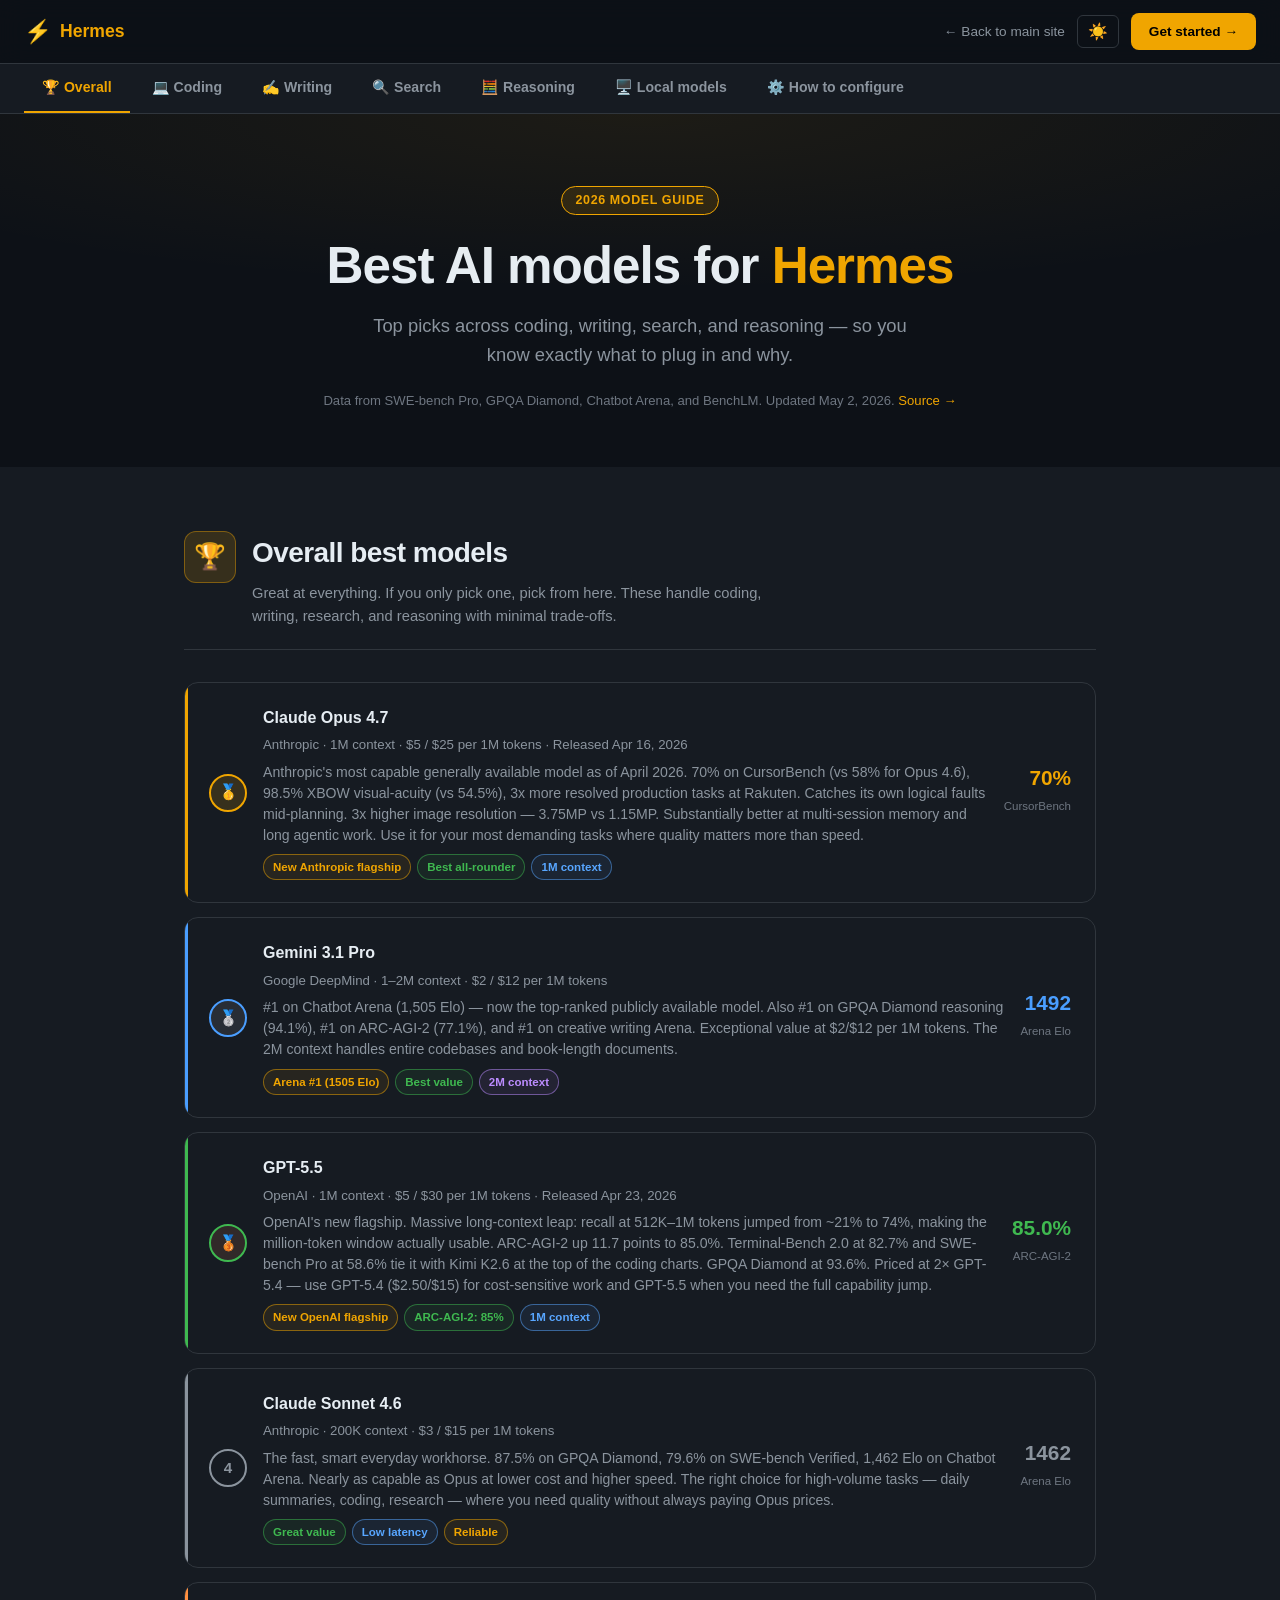
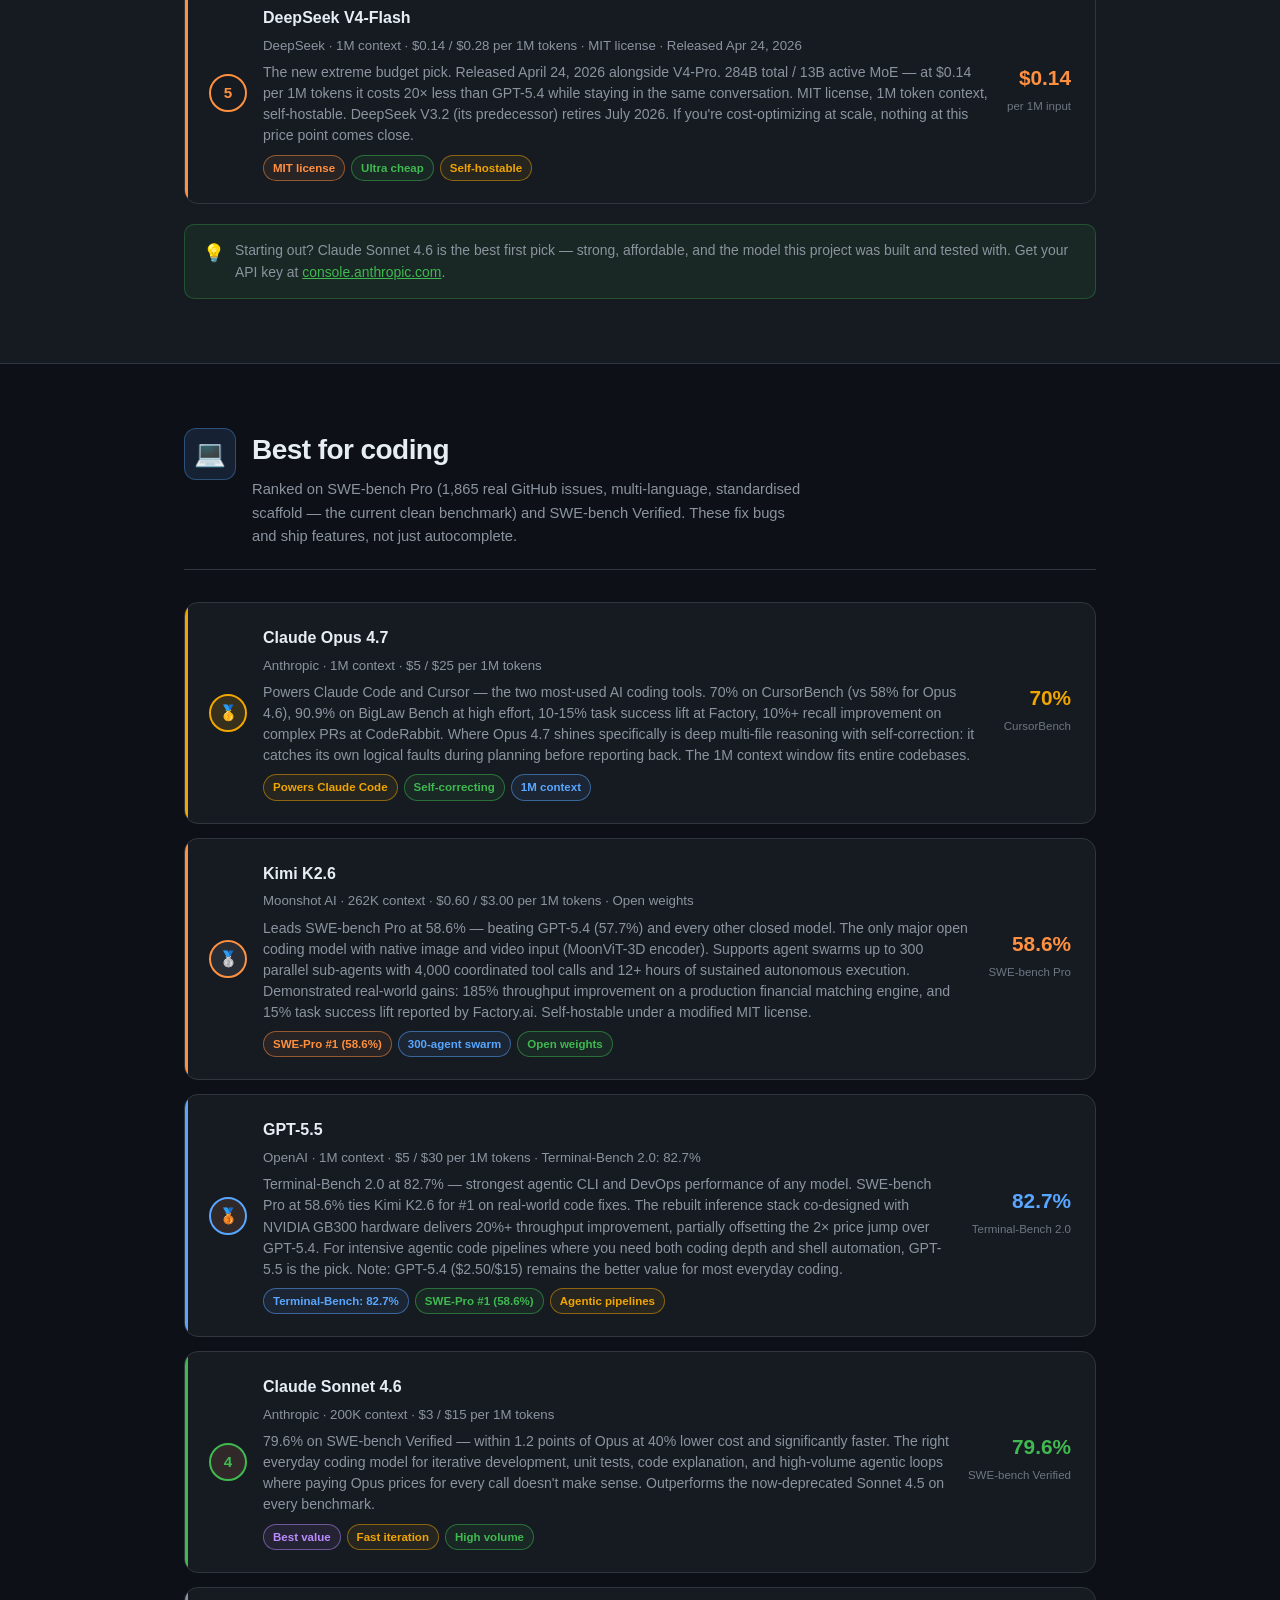
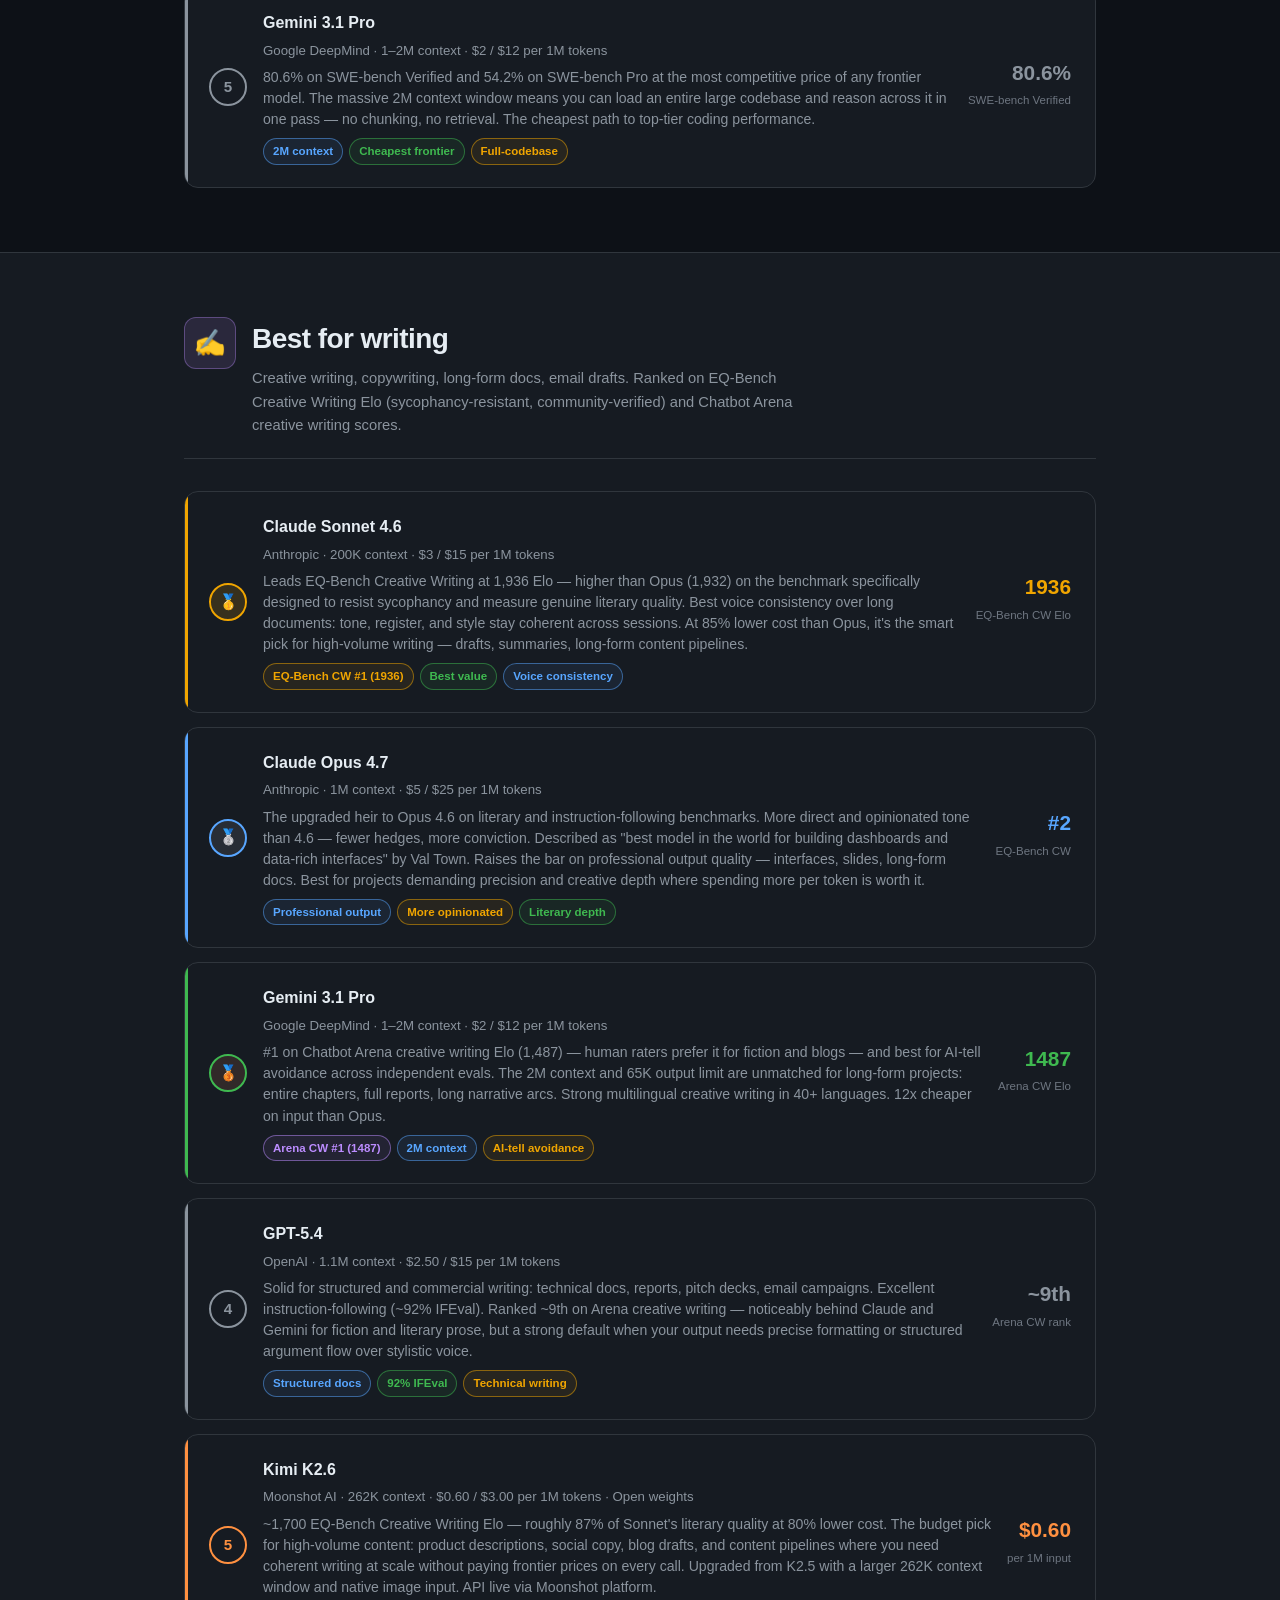
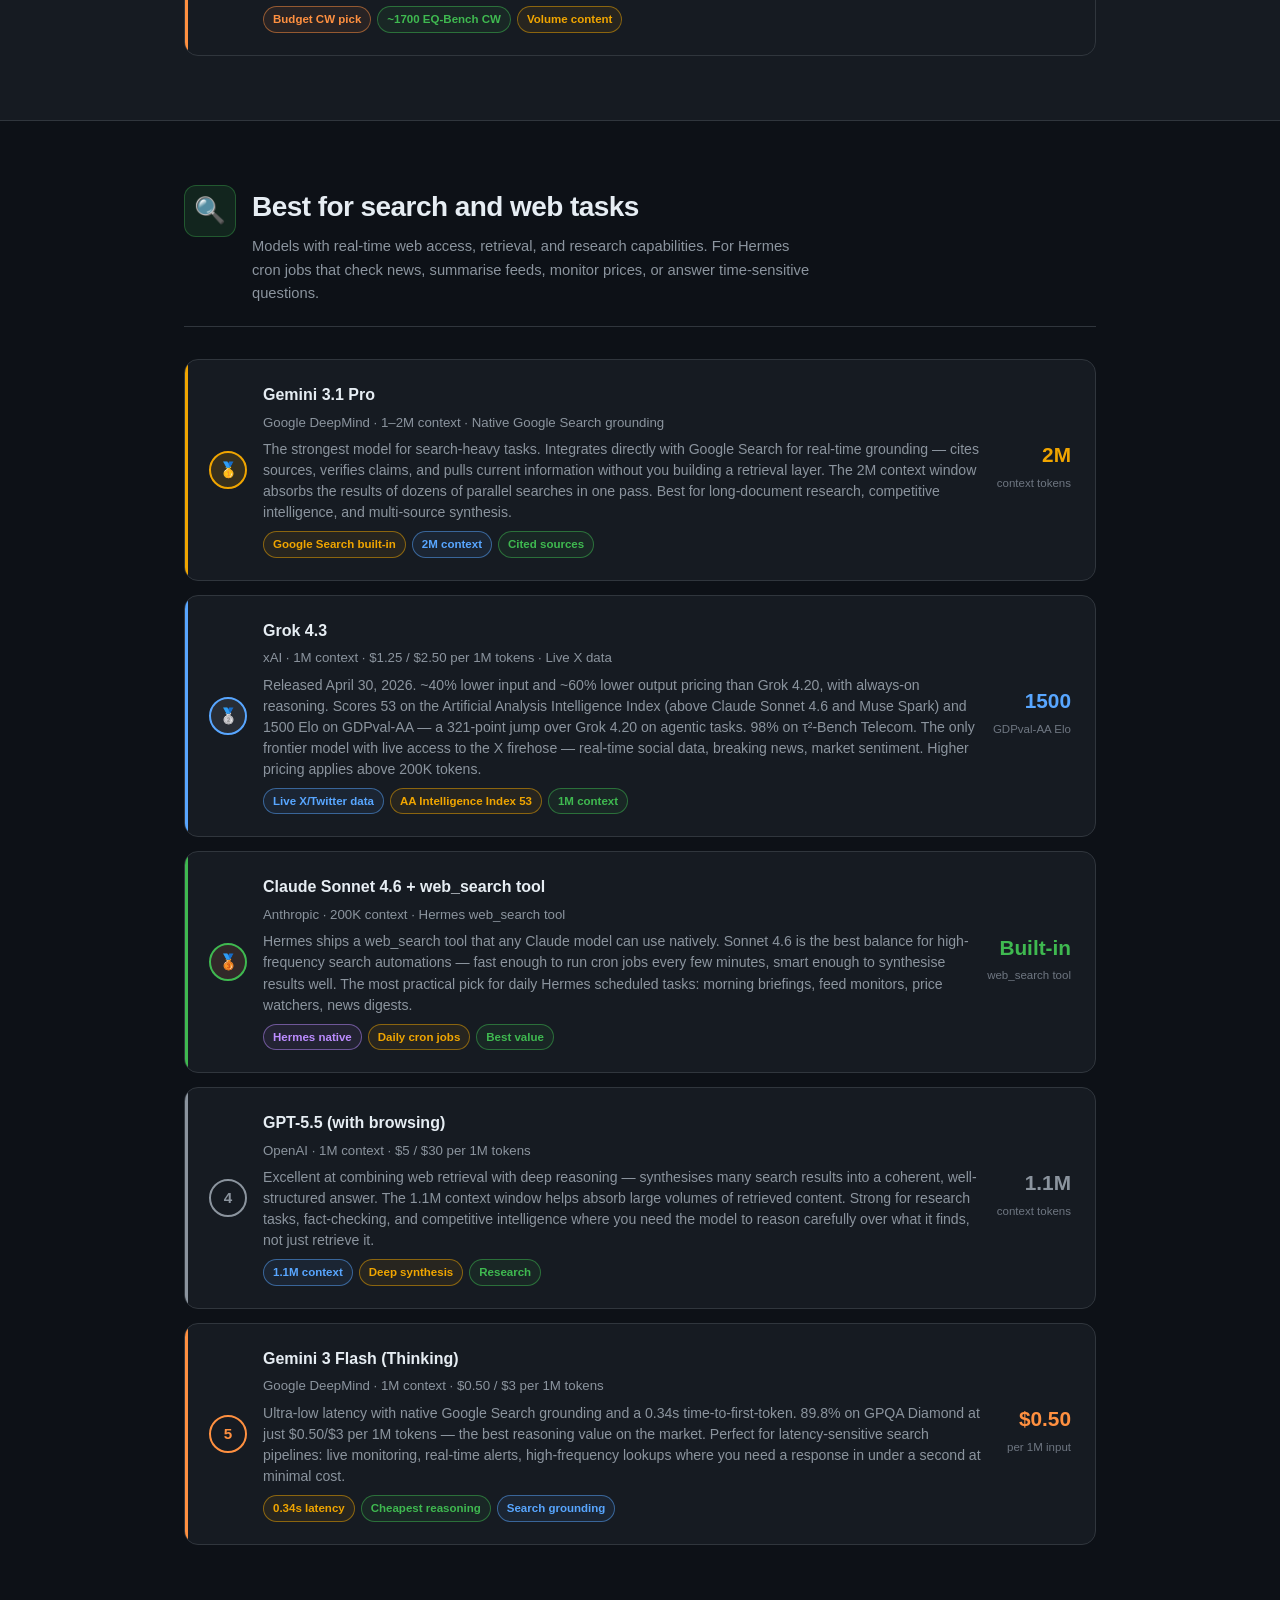
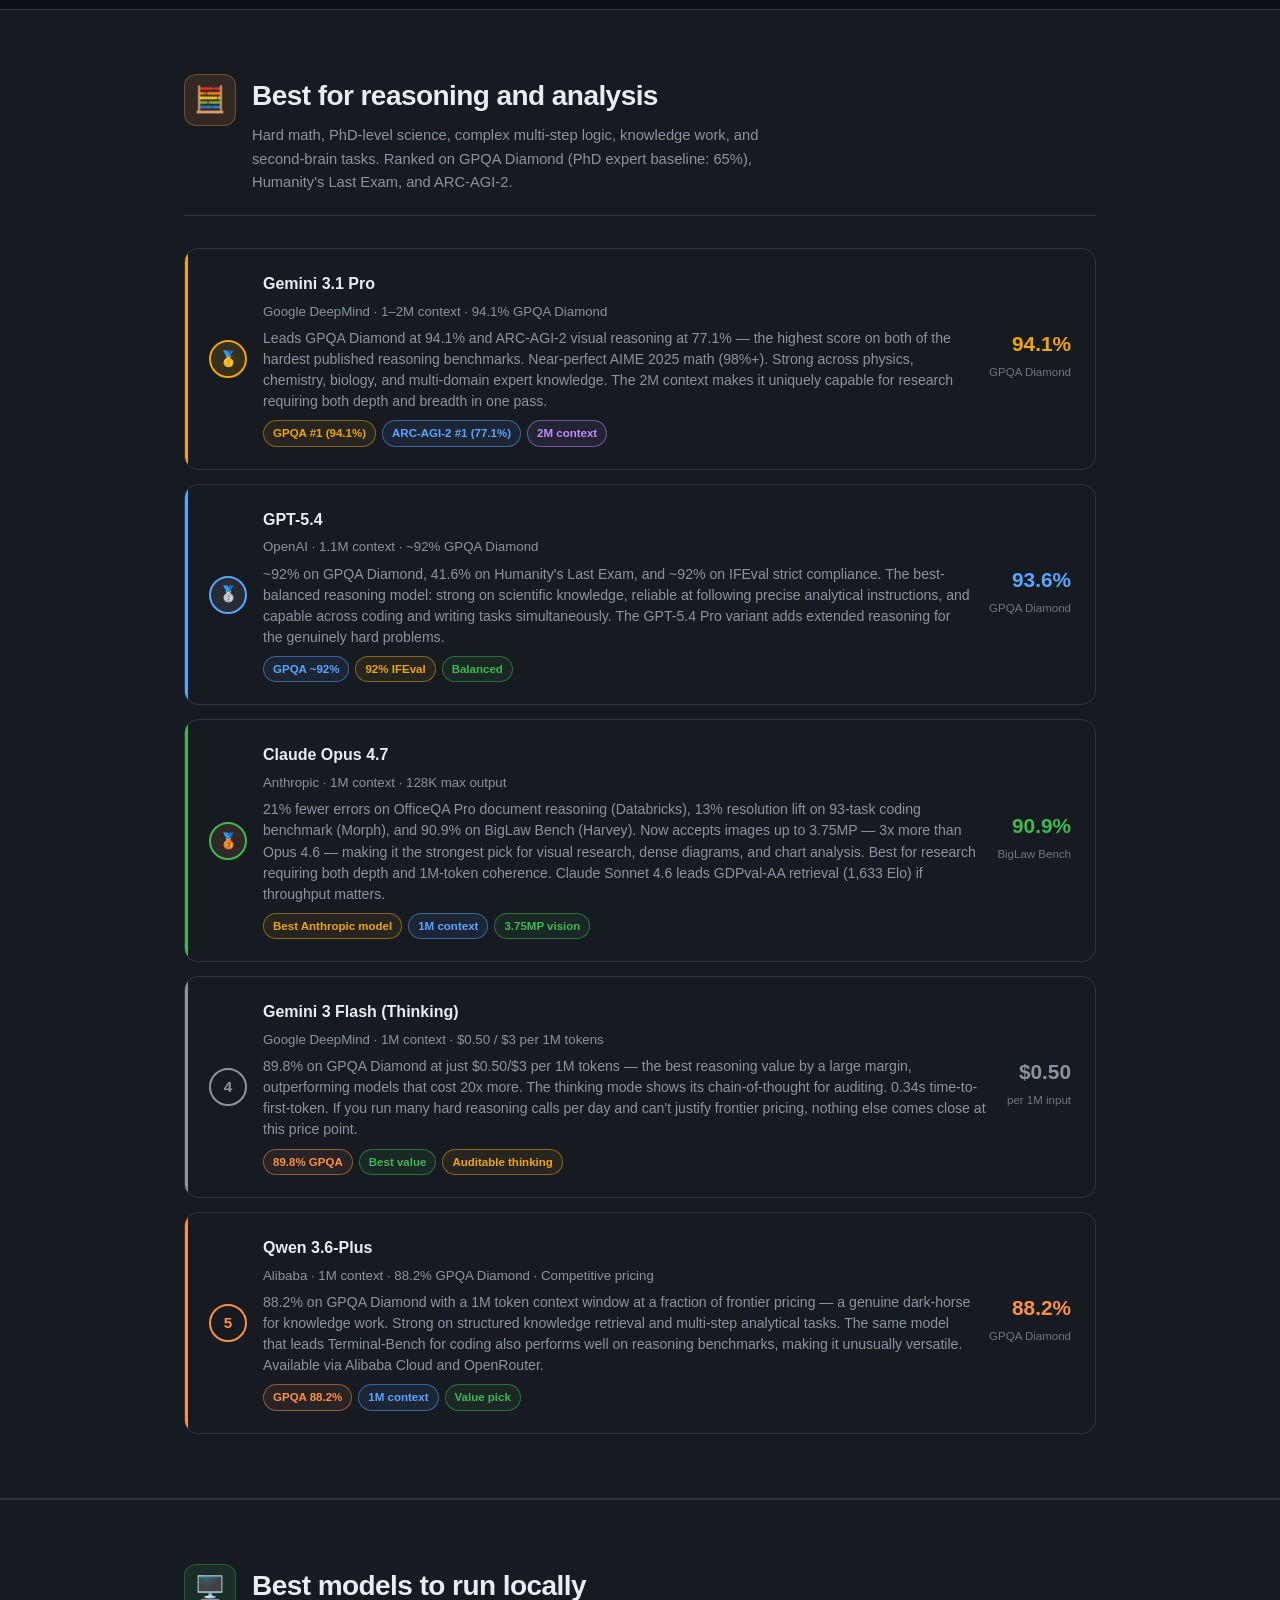
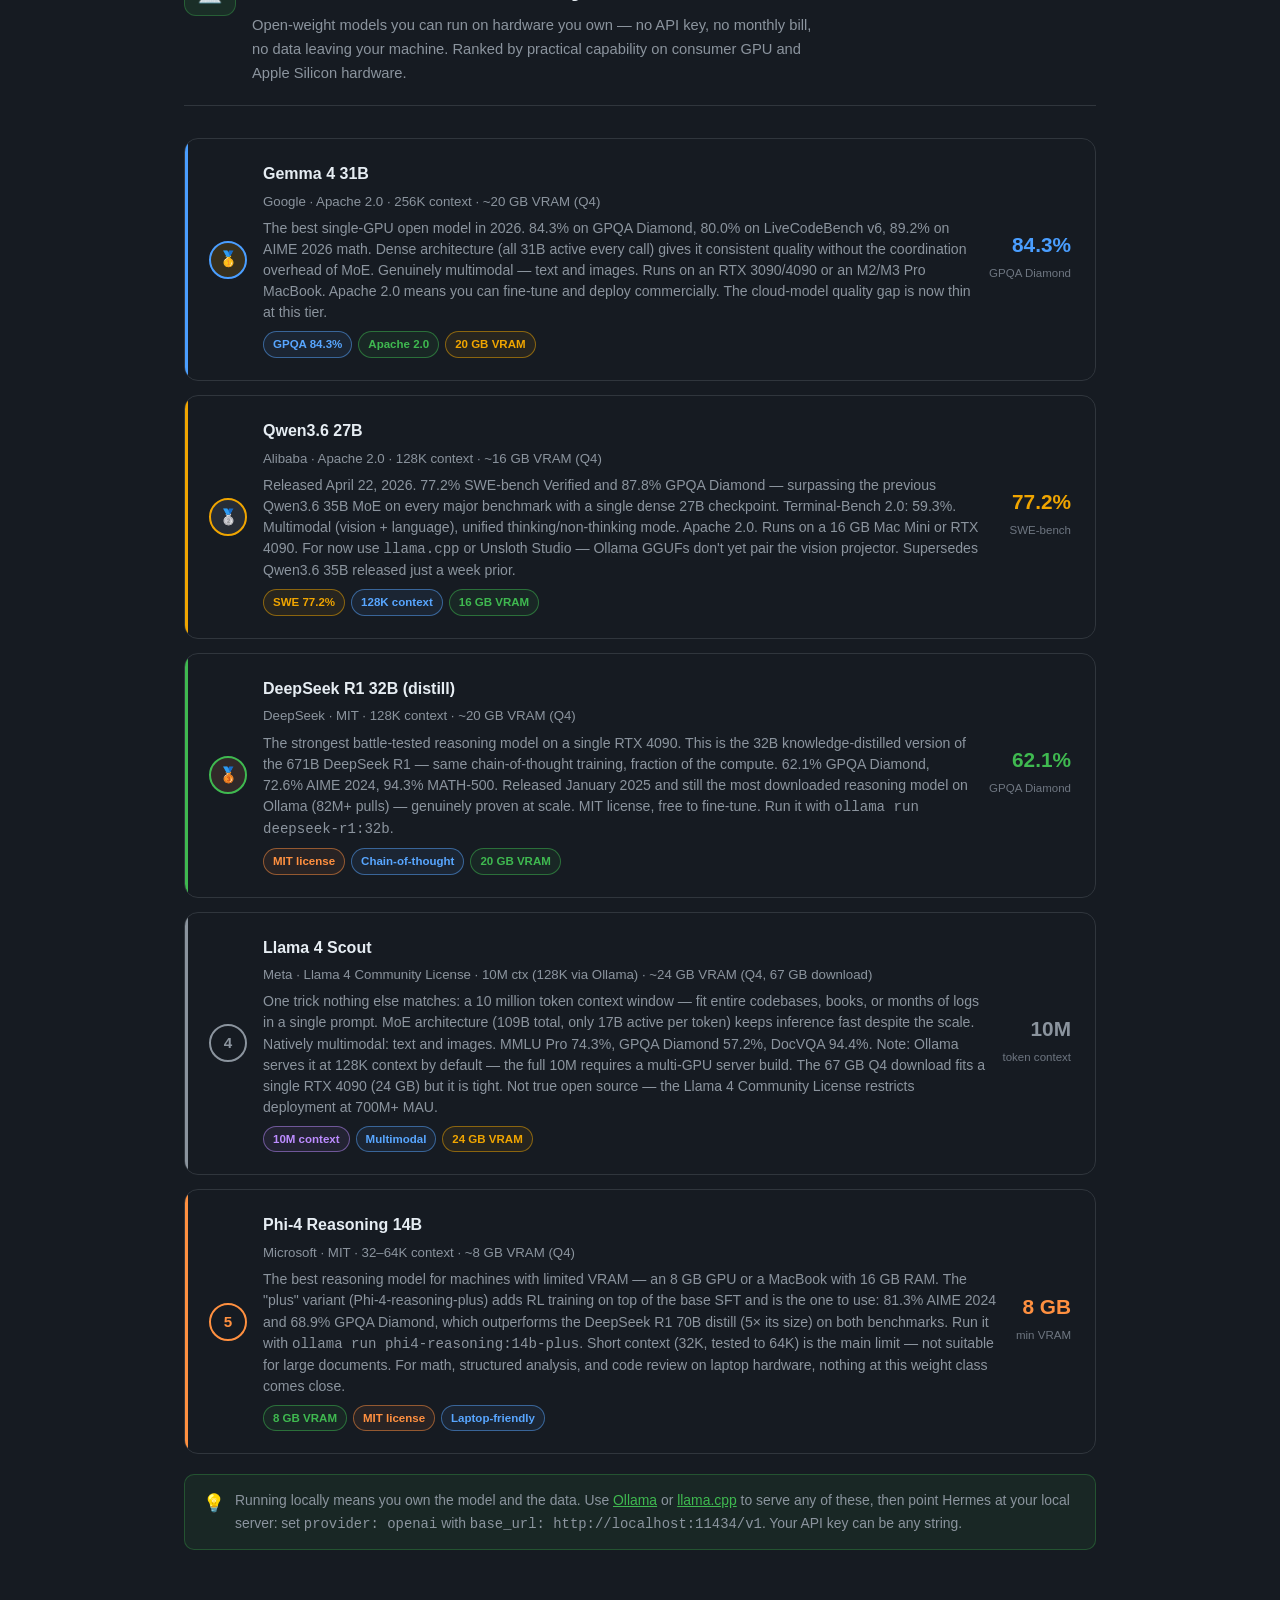
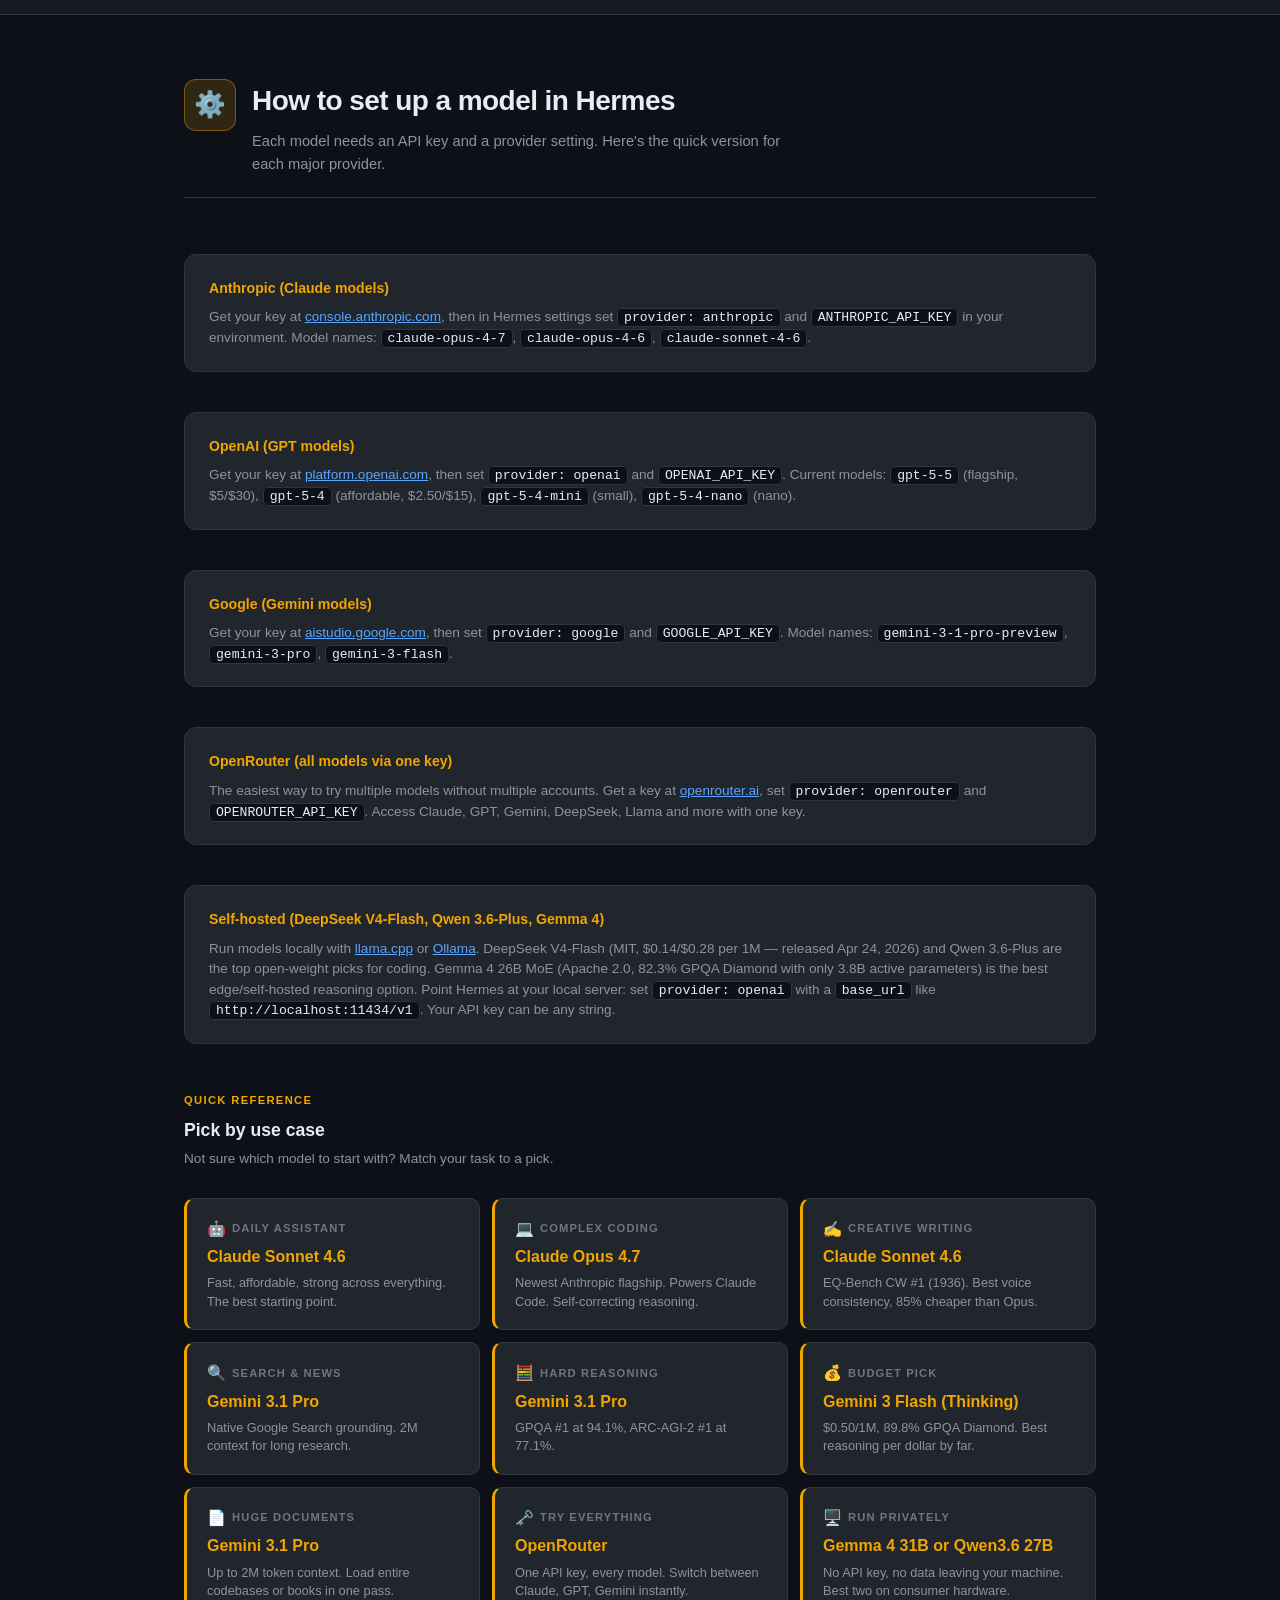
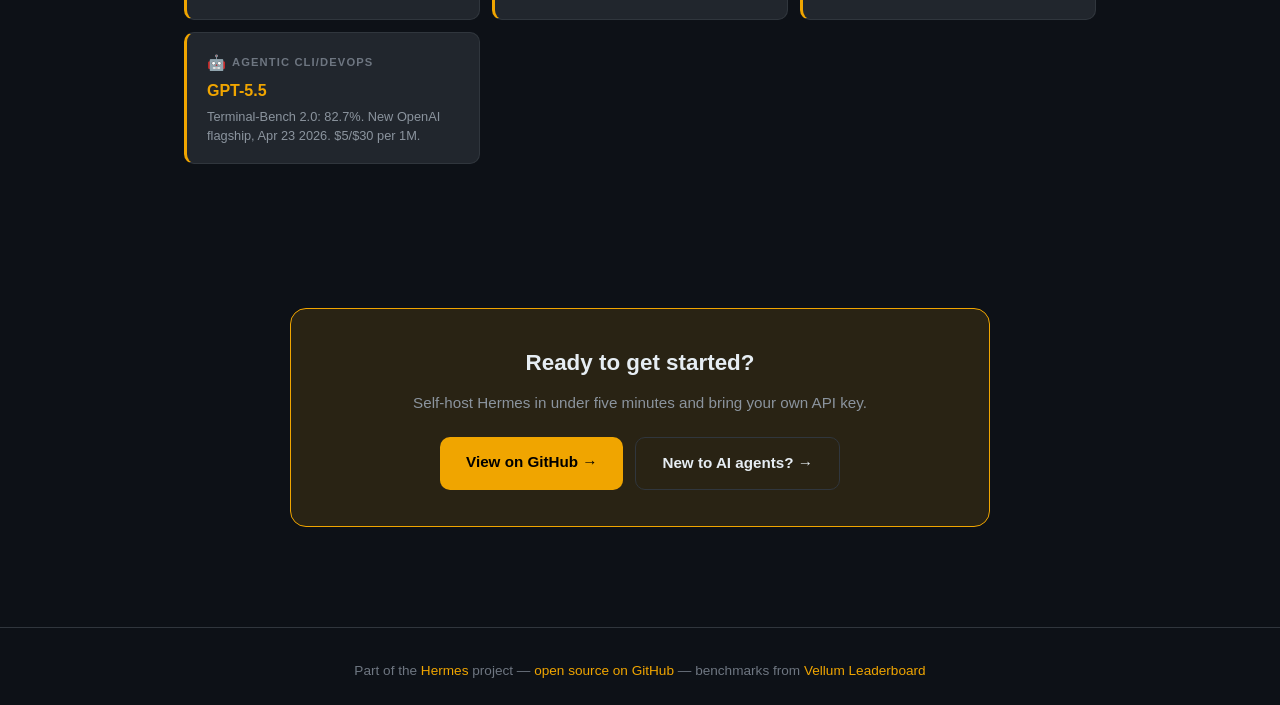
<file: models/index.html>
<!DOCTYPE html>
<html lang="en" data-theme="dark">
<head>
  <script>
    // Canonical URL: strip trailing index.html so links always show the clean path
    (function(){
      var p = window.location.pathname;
      if (p.endsWith('/index.html')) {
        var clean = p.slice(0, p.length - 'index.html'.length);
        window.history.replaceState(null, '', clean + window.location.search + window.location.hash);
      }
    })();
  </script>
<meta charset="UTF-8">
<meta name="viewport" content="width=device-width, initial-scale=1.0">
<title>Best AI Models for Hermes — 2026 Guide</title>
<meta name="description" content="The best AI models to use with Hermes in 2026 — top picks for coding, writing, web search, and all-around use.">
<style>
  :root {
    --bg-primary: #0d1117;
    --bg-secondary: #161b22;
    --bg-tertiary: #21262d;
    --bg-card: #161b22;
    --border: #30363d;
    --text-primary: #e6edf3;
    --text-secondary: #8b949e;
    --text-muted: #6e7681;
    --accent: #f0a500;
    --accent-dim: #c88800;
    --accent-glow: rgba(240,165,0,0.12);
    --green: #3fb950;
    --blue: #58a6ff;
    --purple: #bc8cff;
    --red: #f85149;
    --orange: #ff9040;
    --nav-height: 64px;
  }
  [data-theme="light"] nav {
    background: rgba(246, 248, 250, 0.95);
  }
  [data-theme="light"] {
    --bg-primary: #ffffff;
    --bg-secondary: #f6f8fa;
    --bg-tertiary: #eaeef2;
    --bg-card: #ffffff;
    --border: #d0d7de;
    --text-primary: #1f2328;
    --text-secondary: #656d76;
    --text-muted: #9198a1;
    --accent: #c07800;
    --accent-dim: #9a6200;
    --accent-glow: rgba(192,120,0,0.10);
  }

  *, *::before, *::after { box-sizing: border-box; margin: 0; padding: 0; }

  body {
    font-family: -apple-system, BlinkMacSystemFont, 'Segoe UI', sans-serif;
    background: var(--bg-primary);
    color: var(--text-primary);
    line-height: 1.6;
    min-height: 100vh;
  }

  /* NAV */
  nav {
    position: sticky;
    top: 0;
    height: var(--nav-height);
    background: rgba(13, 17, 23, 0.92);
    border-bottom: 1px solid var(--border);
    backdrop-filter: blur(12px);
    display: flex;
    align-items: center;
    justify-content: space-between;
    padding: 0 24px;
    z-index: 100;
  }
  .nav-logo {
    font-size: 1.1rem;
    font-weight: 700;
    color: var(--accent);
    text-decoration: none;
    display: flex;
    align-items: center;
    gap: 8px;
  }
  .nav-logo span { font-size: 1.4rem; }
  .nav-right { display: flex; align-items: center; gap: 12px; }
  .nav-back {
    color: var(--text-secondary);
    text-decoration: none;
    font-size: 0.85rem;
    display: flex;
    align-items: center;
    gap: 4px;
    transition: color 0.2s;
  }
  .nav-back:hover { color: var(--text-primary); }
  #theme-toggle {
    background: none;
    border: 1px solid var(--border);
    border-radius: 6px;
    padding: 6px 10px;
    cursor: pointer;
    font-size: 1rem;
    color: var(--text-primary);
    transition: border-color 0.2s;
  }
  #theme-toggle:hover { border-color: var(--accent); }
  .btn-cta {
    background: var(--accent);
    color: #000;
    border: none;
    border-radius: 8px;
    padding: 8px 18px;
    font-size: 0.85rem;
    font-weight: 600;
    cursor: pointer;
    text-decoration: none;
    transition: opacity 0.2s;
  }
  .btn-cta:hover { opacity: 0.85; }

  /* TAB NAV */
  .tab-bar {
    position: sticky;
    top: var(--nav-height);
    z-index: 90;
    background: var(--bg-secondary);
    border-bottom: 1px solid var(--border);
    padding: 0 24px;
    display: flex;
    gap: 4px;
    overflow-x: auto;
    scrollbar-width: none;
  }
  .tab-bar::-webkit-scrollbar { display: none; }
  .tab-pill {
    padding: 12px 18px;
    font-size: 0.88rem;
    font-weight: 600;
    color: var(--text-secondary);
    cursor: pointer;
    border-bottom: 2px solid transparent;
    white-space: nowrap;
    transition: color 0.2s, border-color 0.2s;
    text-decoration: none;
    display: block;
  }
  .tab-pill:hover { color: var(--text-primary); }
  .tab-pill.active { color: var(--accent); border-bottom-color: var(--accent); }

  /* HERO */
  .hero {
    text-align: center;
    padding: 72px 24px 56px;
    position: relative;
    overflow: hidden;
  }
  .hero::before {
    content: '';
    position: absolute;
    inset: 0;
    background: radial-gradient(ellipse 70% 50% at 50% 0%, rgba(240,165,0,0.07), transparent);
    pointer-events: none;
  }
  .hero-badge {
    display: inline-block;
    background: var(--accent-glow);
    border: 1px solid var(--accent);
    color: var(--accent);
    border-radius: 20px;
    padding: 4px 14px;
    font-size: 0.78rem;
    font-weight: 600;
    letter-spacing: 0.05em;
    text-transform: uppercase;
    margin-bottom: 20px;
  }
  .hero h1 {
    font-size: clamp(1.9rem, 4.5vw, 3.2rem);
    font-weight: 800;
    line-height: 1.2;
    margin-bottom: 14px;
    letter-spacing: -0.02em;
  }
  .hero h1 em { font-style: normal; color: var(--accent); }
  .hero-sub {
    font-size: clamp(0.95rem, 2.2vw, 1.15rem);
    color: var(--text-secondary);
    max-width: 580px;
    margin: 0 auto 20px;
  }
  .hero-note {
    font-size: 0.82rem;
    color: var(--text-muted);
    margin-top: 8px;
  }
  .hero-note a { color: var(--accent); text-decoration: none; }

  /* SECTION */
  .model-section {
    padding: 64px 24px;
    max-width: 960px;
    margin: 0 auto;
  }
  .model-section + .model-section { padding-top: 0; }
  .section-alt {
    background: var(--bg-secondary);
  }
  .section-alt .model-section { }

  .section-header {
    display: flex;
    align-items: flex-start;
    gap: 16px;
    margin-bottom: 32px;
    padding-bottom: 20px;
    border-bottom: 1px solid var(--border);
  }
  .section-icon {
    width: 52px;
    height: 52px;
    border-radius: 12px;
    display: flex;
    align-items: center;
    justify-content: center;
    font-size: 1.6rem;
    flex-shrink: 0;
  }
  .icon-gold { background: rgba(240,165,0,0.15); border: 1px solid rgba(240,165,0,0.4); }
  .icon-blue { background: rgba(88,166,255,0.12); border: 1px solid rgba(88,166,255,0.35); }
  .icon-green { background: rgba(63,185,80,0.12); border: 1px solid rgba(63,185,80,0.35); }
  .icon-purple { background: rgba(188,140,255,0.12); border: 1px solid rgba(188,140,255,0.35); }
  .icon-orange { background: rgba(255,144,64,0.12); border: 1px solid rgba(255,144,64,0.35); }

  .section-header-text h2 {
    font-size: clamp(1.3rem, 2.5vw, 1.75rem);
    font-weight: 700;
    margin-bottom: 6px;
    letter-spacing: -0.02em;
  }
  .section-header-text p {
    font-size: 0.92rem;
    color: var(--text-secondary);
    max-width: 560px;
  }

  /* MODEL CARDS */
  .model-list {
    display: grid;
    gap: 14px;
  }
  .model-card {
    background: var(--bg-card);
    border: 1px solid var(--border);
    border-radius: 14px;
    padding: 22px 24px;
    display: grid;
    grid-template-columns: auto 1fr auto;
    gap: 16px;
    align-items: center;
    transition: border-color 0.2s, transform 0.2s;
    position: relative;
    overflow: hidden;
  }
  .model-card:hover {
    border-color: var(--model-color, var(--accent));
    transform: translateY(-1px);
  }
  .model-card::before {
    content: '';
    position: absolute;
    left: 0;
    top: 0;
    bottom: 0;
    width: 3px;
    background: var(--model-color, var(--accent));
    border-radius: 14px 0 0 14px;
  }

  .rank-badge {
    width: 38px;
    height: 38px;
    border-radius: 50%;
    display: flex;
    align-items: center;
    justify-content: center;
    font-weight: 800;
    font-size: 0.95rem;
    flex-shrink: 0;
    border: 2px solid var(--model-color, var(--accent));
    color: var(--model-color, var(--accent));
    background: transparent;
  }
  .rank-badge.gold { background: rgba(240,165,0,0.15); }
  .rank-badge.silver { background: rgba(139,148,158,0.15); }
  .rank-badge.bronze { background: rgba(201,120,80,0.15); }

  .model-info h3 {
    font-size: 1rem;
    font-weight: 700;
    margin-bottom: 4px;
  }
  .model-info .model-meta {
    font-size: 0.83rem;
    color: var(--text-secondary);
    margin-bottom: 6px;
  }
  .model-info .model-why {
    font-size: 0.88rem;
    color: var(--text-secondary);
    line-height: 1.5;
  }
  .model-pills {
    display: flex;
    flex-wrap: wrap;
    gap: 6px;
    margin-top: 8px;
  }
  .pill {
    font-size: 0.72rem;
    font-weight: 600;
    padding: 3px 9px;
    border-radius: 20px;
    border: 1px solid var(--border);
    color: var(--text-muted);
    white-space: nowrap;
  }
  .pill.green { border-color: rgba(63,185,80,0.5); color: var(--green); background: rgba(63,185,80,0.08); }
  .pill.blue { border-color: rgba(88,166,255,0.5); color: var(--blue); background: rgba(88,166,255,0.08); }
  .pill.purple { border-color: rgba(188,140,255,0.5); color: var(--purple); background: rgba(188,140,255,0.08); }
  .pill.gold { border-color: rgba(240,165,0,0.5); color: var(--accent); background: rgba(240,165,0,0.08); }
  .pill.orange { border-color: rgba(255,144,64,0.5); color: var(--orange); background: rgba(255,144,64,0.08); }

  .model-score {
    text-align: right;
    flex-shrink: 0;
  }
  .score-val {
    font-size: 1.3rem;
    font-weight: 800;
    color: var(--model-color, var(--accent));
    display: block;
    line-height: 1;
    margin-bottom: 3px;
  }
  .score-label {
    font-size: 0.72rem;
    color: var(--text-muted);
    white-space: nowrap;
  }

  /* SETUP BOX */
  .setup-box {
    background: var(--bg-tertiary);
    border: 1px solid var(--border);
    border-radius: 12px;
    padding: 22px 24px;
    margin-top: 24px;
  }
  .setup-box h4 {
    font-size: 0.88rem;
    font-weight: 700;
    margin-bottom: 8px;
    color: var(--accent);
  }
  .setup-box p {
    font-size: 0.85rem;
    color: var(--text-secondary);
    line-height: 1.5;
  }
  .setup-box code {
    background: var(--bg-primary);
    border: 1px solid var(--border);
    border-radius: 5px;
    padding: 1px 6px;
    font-size: 0.82rem;
    font-family: 'SFMono-Regular', Consolas, monospace;
    color: var(--text-primary);
  }

  /* HOW TO PICK */

  .picker-grid {
    display: grid;
    grid-template-columns: repeat(auto-fit, minmax(220px, 1fr));
    gap: 12px;
    margin-top: 28px;
  }
  .picker-card {
    background: var(--bg-tertiary);
    border: 1px solid var(--border);
    border-left: 3px solid var(--accent);
    border-radius: 10px;
    padding: 18px 20px;
    display: flex;
    flex-direction: column;
    gap: 6px;
    transition: border-color 0.2s, box-shadow 0.2s, transform 0.15s;
  }
  .picker-card:hover {
    border-color: var(--accent);
    box-shadow: 0 4px 20px rgba(240,165,0,0.12);
    transform: translateY(-1px);
  }
  .picker-card .use-case {
    font-size: 0.7rem;
    font-weight: 700;
    text-transform: uppercase;
    letter-spacing: 0.1em;
    color: var(--text-muted);
    display: flex;
    align-items: center;
    gap: 6px;
  }
  .picker-card .use-case .uc-icon {
    font-size: 0.95rem;
    letter-spacing: 0;
  }
  .picker-card .recommendation {
    font-size: 1rem;
    font-weight: 800;
    color: var(--accent);
    line-height: 1.2;
  }
  .picker-card .why-short {
    font-size: 0.8rem;
    color: var(--text-secondary);
    line-height: 1.45;
    margin-top: 2px;
  }

  /* FREE TIER NOTE */
  .free-note {
    background: rgba(63,185,80,0.08);
    border: 1px solid rgba(63,185,80,0.3);
    border-radius: 10px;
    padding: 14px 18px;
    margin-top: 20px;
    font-size: 0.87rem;
    color: var(--text-secondary);
    display: flex;
    gap: 10px;
    align-items: flex-start;
  }
  .free-note .note-icon { font-size: 1.1rem; flex-shrink: 0; }

  /* CTA STRIP */
  .cta-strip {
    background: var(--accent-glow);
    border: 1px solid var(--accent);
    border-radius: 16px;
    padding: 36px 40px;
    text-align: center;
    margin: 40px auto;
    max-width: 700px;
  }
  .cta-strip h2 { font-size: 1.4rem; font-weight: 700; margin-bottom: 10px; }
  .cta-strip p { color: var(--text-secondary); margin-bottom: 22px; font-size: 0.95rem; }
  .cta-group { display: flex; gap: 12px; justify-content: center; flex-wrap: wrap; }
  .btn-primary {
    background: var(--accent);
    color: #000;
    font-weight: 700;
    padding: 13px 26px;
    border-radius: 10px;
    text-decoration: none;
    font-size: 0.95rem;
    transition: opacity 0.2s;
  }
  .btn-primary:hover { opacity: 0.85; }
  .btn-ghost {
    background: transparent;
    color: var(--text-primary);
    font-weight: 600;
    padding: 13px 26px;
    border-radius: 10px;
    text-decoration: none;
    font-size: 0.95rem;
    border: 1px solid var(--border);
    transition: border-color 0.2s;
  }
  .btn-ghost:hover { border-color: var(--accent); }

  /* FOOTER */
  footer {
    border-top: 1px solid var(--border);
    text-align: center;
    padding: 32px 24px;
    color: var(--text-muted);
    font-size: 0.85rem;
  }
  footer a { color: var(--accent); text-decoration: none; }

  /* DIVIDER */
  .section-divider { height: 1px; background: var(--border); }

  /* MOBILE */
  @media (max-width: 640px) {
    nav { padding: 0 16px; }
    .nav-back { display: none; }
    .btn-cta { display: none; }
    .model-card { grid-template-columns: auto 1fr; }
    .model-score { display: none; }
    .tab-bar { padding: 0 12px; }
    .tab-pill { padding: 10px 14px; font-size: 0.82rem; }
    .section-header { flex-direction: column; gap: 12px; }
    .cta-strip { padding: 28px 20px; }
  }
  @media (max-width: 480px) {
    .picker-grid { grid-template-columns: 1fr 1fr; }
  }

  /* HAMBURGER + MOBILE MENU */
  .hamburger {
    display: none;
    flex-direction: column;
    gap: 5px;
    cursor: pointer;
    padding: 6px;
    border: 1px solid var(--border);
    border-radius: 6px;
    background: none;
    transition: border-color 0.15s;
    flex-shrink: 0;
  }
  .hamburger:hover { border-color: var(--accent); }
  .hamburger span {
    display: block;
    width: 20px;
    height: 2px;
    background: var(--text-secondary);
    border-radius: 2px;
    transition: transform 0.2s, opacity 0.2s;
  }
  .hamburger.open span:nth-child(1) { transform: translateY(7px) rotate(45deg); }
  .hamburger.open span:nth-child(2) { opacity: 0; }
  .hamburger.open span:nth-child(3) { transform: translateY(-7px) rotate(-45deg); }
  #models-mobile-menu {
    display: none;
    position: fixed;
    top: var(--nav-height);
    left: 0; right: 0;
    background: var(--bg-secondary);
    border-bottom: 1px solid var(--border);
    padding: 16px 24px;
    z-index: 999;
    flex-direction: column;
    gap: 4px;
  }
  #models-mobile-menu.open { display: flex; }
  #models-mobile-menu a {
    color: var(--text-secondary);
    font-size: 0.95rem;
    font-weight: 500;
    padding: 10px 12px;
    border-radius: 6px;
    transition: color 0.15s, background 0.15s;
    text-decoration: none;
  }
  #models-mobile-menu a:hover { color: var(--text-primary); background: var(--bg-tertiary); }
  #models-mobile-menu a.accent { color: var(--accent); }
  #models-mobile-menu .menu-divider {
    height: 1px;
    background: var(--border);
    margin: 4px 0;
  }
  @media (max-width: 640px) {
    .hamburger { display: flex; }
    .btn-cta { display: none; }
    .nav-back { display: none; }
  }
</style>
</head>
<body>

<nav>
  <a href="../" class="nav-logo"><span>⚡</span> Hermes</a>
  <div class="nav-right">
    <a href="../" class="nav-back">← <span>Back to main site</span></a>
    <button id="theme-toggle" aria-label="Toggle theme">🌙</button>
    <a href="https://hermes-agent.nousresearch.com/docs/getting-started/installation" class="btn-cta" target="_blank">Get started →</a>
  </div>
  <button class="hamburger" id="models-hamburger" aria-label="Open menu" aria-expanded="false">
    <span></span><span></span><span></span>
  </button>
</nav>

<div id="models-mobile-menu">
  <a href="../">⚡ Hermes Home</a>
  <a href="../#why">Why Hermes</a>
  <a href="../#features">Features</a>
  <a href="../#compare">Compare</a>
  <a href="../#install">Install</a>
  <div class="menu-divider"></div>
  <a href="../eli5/" class="accent">🧠 ELI5 — What is Hermes?</a>
  <a href="../models/" class="accent">🤖 Best Models 2026</a>
  <a href="../community/" class="accent">🌎 Community</a>
  <a href="https://hermes-agent.nousresearch.com/docs/getting-started/installation" target="_blank" class="accent" style="margin-top:4px">Get started →</a>
</div>

<!-- TAB BAR -->
<div class="tab-bar">
  <a class="tab-pill active" href="#overall">🏆 Overall</a>
  <a class="tab-pill" href="#coding">💻 Coding</a>
  <a class="tab-pill" href="#writing">✍️ Writing</a>
  <a class="tab-pill" href="#search">🔍 Search</a>
  <a class="tab-pill" href="#reasoning">🧮 Reasoning</a>
  <a class="tab-pill" href="#local">🖥️ Local models</a>
  <a class="tab-pill" href="#howto">⚙️ How to configure</a>
</div>

<!-- HERO -->
<section class="hero">
  <div class="hero-badge">2026 Model Guide</div>
  <h1>Best AI models for <em>Hermes</em></h1>
  <p class="hero-sub">Top picks across coding, writing, search, and reasoning — so you know exactly what to plug in and why.</p>
  <p class="hero-note">Data from SWE-bench Pro, GPQA Diamond, Chatbot Arena, and BenchLM. Updated May 2, 2026. <a href="https://lmarena.ai/leaderboard" target="_blank">Source →</a></p>
</section>

<!-- =========================================
     OVERALL
     ========================================= -->
<div id="overall" class="section-alt">
  <div class="model-section">
    <div class="section-header">
      <div class="section-icon icon-gold">🏆</div>
      <div class="section-header-text">
        <h2>Overall best models</h2>
        <p>Great at everything. If you only pick one, pick from here. These handle coding, writing, research, and reasoning with minimal trade-offs.</p>
      </div>
    </div>

    <div class="model-list">
      <!-- #1 -->
      <div class="model-card" style="--model-color: #f0a500;">
        <div class="rank-badge gold">🥇</div>
        <div class="model-info">
          <h3>Claude Opus 4.7</h3>
          <div class="model-meta">Anthropic &middot; 1M context &middot; $5 / $25 per 1M tokens &middot; Released Apr 16, 2026</div>
          <div class="model-why">Anthropic's most capable generally available model as of April 2026. 70% on CursorBench (vs 58% for Opus 4.6), 98.5% XBOW visual-acuity (vs 54.5%), 3x more resolved production tasks at Rakuten. Catches its own logical faults mid-planning. 3x higher image resolution — 3.75MP vs 1.15MP. Substantially better at multi-session memory and long agentic work. Use it for your most demanding tasks where quality matters more than speed.</div>
          <div class="model-pills">
            <span class="pill gold">New Anthropic flagship</span>
            <span class="pill green">Best all-rounder</span>
            <span class="pill blue">1M context</span>
          </div>
        </div>
        <div class="model-score">
          <span class="score-val">70%</span>
          <span class="score-label">CursorBench</span>
        </div>
      </div>

      <!-- #2 -->
      <div class="model-card" style="--model-color: #4a9eff;">
        <div class="rank-badge silver">🥈</div>
        <div class="model-info">
          <h3>Gemini 3.1 Pro</h3>
          <div class="model-meta">Google DeepMind &middot; 1–2M context &middot; $2 / $12 per 1M tokens</div>
          <div class="model-why">#1 on Chatbot Arena (1,505 Elo) — now the top-ranked publicly available model. Also #1 on GPQA Diamond reasoning (94.1%), #1 on ARC-AGI-2 (77.1%), and #1 on creative writing Arena. Exceptional value at $2/$12 per 1M tokens. The 2M context handles entire codebases and book-length documents.</div>
          <div class="model-pills">
            <span class="pill gold">Arena #1 (1505 Elo)</span>
            <span class="pill green">Best value</span>
            <span class="pill purple">2M context</span>
          </div>
        </div>
        <div class="model-score">
          <span class="score-val">1492</span>
          <span class="score-label">Arena Elo</span>
        </div>
      </div>

      <!-- #3 -->
      <div class="model-card" style="--model-color: #3fb950;">
        <div class="rank-badge bronze">🥉</div>
        <div class="model-info">
          <h3>GPT-5.5</h3>
          <div class="model-meta">OpenAI &middot; 1M context &middot; $5 / $30 per 1M tokens &middot; Released Apr 23, 2026</div>
          <div class="model-why">OpenAI's new flagship. Massive long-context leap: recall at 512K–1M tokens jumped from ~21% to 74%, making the million-token window actually usable. ARC-AGI-2 up 11.7 points to 85.0%. Terminal-Bench 2.0 at 82.7% and SWE-bench Pro at 58.6% tie it with Kimi K2.6 at the top of the coding charts. GPQA Diamond at 93.6%. Priced at 2× GPT-5.4 — use GPT-5.4 ($2.50/$15) for cost-sensitive work and GPT-5.5 when you need the full capability jump.</div>
          <div class="model-pills">
            <span class="pill gold">New OpenAI flagship</span>
            <span class="pill green">ARC-AGI-2: 85%</span>
            <span class="pill blue">1M context</span>
          </div>
        </div>
        <div class="model-score">
          <span class="score-val">85.0%</span>
          <span class="score-label">ARC-AGI-2</span>
        </div>
      </div>

      <!-- #4 -->
      <div class="model-card" style="--model-color: #8b949e;">
        <div class="rank-badge">4</div>
        <div class="model-info">
          <h3>Claude Sonnet 4.6</h3>
          <div class="model-meta">Anthropic &middot; 200K context &middot; $3 / $15 per 1M tokens</div>
          <div class="model-why">The fast, smart everyday workhorse. 87.5% on GPQA Diamond, 79.6% on SWE-bench Verified, 1,462 Elo on Chatbot Arena. Nearly as capable as Opus at lower cost and higher speed. The right choice for high-volume tasks — daily summaries, coding, research — where you need quality without always paying Opus prices.</div>
          <div class="model-pills">
            <span class="pill green">Great value</span>
            <span class="pill blue">Low latency</span>
            <span class="pill gold">Reliable</span>
          </div>
        </div>
        <div class="model-score">
          <span class="score-val">1462</span>
          <span class="score-label">Arena Elo</span>
        </div>
      </div>

      <!-- #5 -->
      <div class="model-card" style="--model-color: #ff9040;">
        <div class="rank-badge">5</div>
        <div class="model-info">
          <h3>DeepSeek V4-Flash</h3>
          <div class="model-meta">DeepSeek &middot; 1M context &middot; $0.14 / $0.28 per 1M tokens &middot; MIT license &middot; Released Apr 24, 2026</div>
          <div class="model-why">The new extreme budget pick. Released April 24, 2026 alongside V4-Pro. 284B total / 13B active MoE — at $0.14 per 1M tokens it costs 20× less than GPT-5.4 while staying in the same conversation. MIT license, 1M token context, self-hostable. DeepSeek V3.2 (its predecessor) retires July 2026. If you're cost-optimizing at scale, nothing at this price point comes close.</div>
          <div class="model-pills">
            <span class="pill orange">MIT license</span>
            <span class="pill green">Ultra cheap</span>
            <span class="pill gold">Self-hostable</span>
          </div>
        </div>
        <div class="model-score">
          <span class="score-val">$0.14</span>
          <span class="score-label">per 1M input</span>
        </div>
      </div>
    </div>

    <div class="free-note">
      <span class="note-icon">💡</span>
      <span>Starting out? Claude Sonnet 4.6 is the best first pick — strong, affordable, and the model this project was built and tested with. Get your API key at <a href="https://console.anthropic.com" target="_blank" style="color:var(--green)">console.anthropic.com</a>.</span>
    </div>
  </div>
</div>

<div class="section-divider"></div>

<!-- =========================================
     CODING
     ========================================= -->
<div id="coding">
  <div class="model-section">
    <div class="section-header">
      <div class="section-icon icon-blue">💻</div>
      <div class="section-header-text">
        <h2>Best for coding</h2>
        <p>Ranked on SWE-bench Pro (1,865 real GitHub issues, multi-language, standardised scaffold — the current clean benchmark) and SWE-bench Verified. These fix bugs and ship features, not just autocomplete.</p>
      </div>
    </div>

    <div class="model-list">
      <div class="model-card" style="--model-color: #f0a500;">
        <div class="rank-badge gold">🥇</div>
        <div class="model-info">
          <h3>Claude Opus 4.7</h3>
          <div class="model-meta">Anthropic &middot; 1M context &middot; $5 / $25 per 1M tokens</div>
          <div class="model-why">Powers Claude Code and Cursor — the two most-used AI coding tools. 70% on CursorBench (vs 58% for Opus 4.6), 90.9% on BigLaw Bench at high effort, 10-15% task success lift at Factory, 10%+ recall improvement on complex PRs at CodeRabbit. Where Opus 4.7 shines specifically is deep multi-file reasoning with self-correction: it catches its own logical faults during planning before reporting back. The 1M context window fits entire codebases.</div>
          <div class="model-pills">
            <span class="pill gold">Powers Claude Code</span>
            <span class="pill green">Self-correcting</span>
            <span class="pill blue">1M context</span>
          </div>
        </div>
        <div class="model-score">
          <span class="score-val">70%</span>
          <span class="score-label">CursorBench</span>
        </div>
      </div>

      <div class="model-card" style="--model-color: #ff9040;">
        <div class="rank-badge silver">🥈</div>
        <div class="model-info">
          <h3>Kimi K2.6</h3>
          <div class="model-meta">Moonshot AI &middot; 262K context &middot; $0.60 / $3.00 per 1M tokens &middot; Open weights</div>
          <div class="model-why">Leads SWE-bench Pro at 58.6% — beating GPT-5.4 (57.7%) and every other closed model. The only major open coding model with native image and video input (MoonViT-3D encoder). Supports agent swarms up to 300 parallel sub-agents with 4,000 coordinated tool calls and 12+ hours of sustained autonomous execution. Demonstrated real-world gains: 185% throughput improvement on a production financial matching engine, and 15% task success lift reported by Factory.ai. Self-hostable under a modified MIT license.</div>
          <div class="model-pills">
            <span class="pill orange">SWE-Pro #1 (58.6%)</span>
            <span class="pill blue">300-agent swarm</span>
            <span class="pill green">Open weights</span>
          </div>
        </div>
        <div class="model-score">
          <span class="score-val">58.6%</span>
          <span class="score-label">SWE-bench Pro</span>
        </div>
      </div>

      <div class="model-card" style="--model-color: #58a6ff;">
        <div class="rank-badge bronze">🥉</div>
        <div class="model-info">
          <h3>GPT-5.5</h3>
          <div class="model-meta">OpenAI &middot; 1M context &middot; $5 / $30 per 1M tokens &middot; Terminal-Bench 2.0: 82.7%</div>
          <div class="model-why">Terminal-Bench 2.0 at 82.7% — strongest agentic CLI and DevOps performance of any model. SWE-bench Pro at 58.6% ties Kimi K2.6 for #1 on real-world code fixes. The rebuilt inference stack co-designed with NVIDIA GB300 hardware delivers 20%+ throughput improvement, partially offsetting the 2× price jump over GPT-5.4. For intensive agentic code pipelines where you need both coding depth and shell automation, GPT-5.5 is the pick. Note: GPT-5.4 ($2.50/$15) remains the better value for most everyday coding.</div>
          <div class="model-pills">
            <span class="pill blue">Terminal-Bench: 82.7%</span>
            <span class="pill green">SWE-Pro #1 (58.6%)</span>
            <span class="pill gold">Agentic pipelines</span>
          </div>
        </div>
        <div class="model-score">
          <span class="score-val">82.7%</span>
          <span class="score-label">Terminal-Bench 2.0</span>
        </div>
      </div>

      <div class="model-card" style="--model-color: #3fb950;">
        <div class="rank-badge bronze">4</div>
        <div class="model-info">
          <h3>Claude Sonnet 4.6</h3>
          <div class="model-meta">Anthropic &middot; 200K context &middot; $3 / $15 per 1M tokens</div>
          <div class="model-why">79.6% on SWE-bench Verified — within 1.2 points of Opus at 40% lower cost and significantly faster. The right everyday coding model for iterative development, unit tests, code explanation, and high-volume agentic loops where paying Opus prices for every call doesn't make sense. Outperforms the now-deprecated Sonnet 4.5 on every benchmark.</div>
          <div class="model-pills">
            <span class="pill purple">Best value</span>
            <span class="pill gold">Fast iteration</span>
            <span class="pill green">High volume</span>
          </div>
        </div>
        <div class="model-score">
          <span class="score-val">79.6%</span>
          <span class="score-label">SWE-bench Verified</span>
        </div>
      </div>

      <div class="model-card" style="--model-color: #8b949e;">
        <div class="rank-badge">5</div>
        <div class="model-info">
          <h3>Gemini 3.1 Pro</h3>
          <div class="model-meta">Google DeepMind &middot; 1–2M context &middot; $2 / $12 per 1M tokens</div>
          <div class="model-why">80.6% on SWE-bench Verified and 54.2% on SWE-bench Pro at the most competitive price of any frontier model. The massive 2M context window means you can load an entire large codebase and reason across it in one pass — no chunking, no retrieval. The cheapest path to top-tier coding performance.</div>
          <div class="model-pills">
            <span class="pill blue">2M context</span>
            <span class="pill green">Cheapest frontier</span>
            <span class="pill gold">Full-codebase</span>
          </div>
        </div>
        <div class="model-score">
          <span class="score-val">80.6%</span>
          <span class="score-label">SWE-bench Verified</span>
        </div>
      </div>

      </div>
    </div>
  </div>
</div>

<div class="section-divider"></div>

<!-- =========================================
     WRITING
     ========================================= -->
<div id="writing" class="section-alt">
  <div class="model-section">
    <div class="section-header">
      <div class="section-icon icon-purple">✍️</div>
      <div class="section-header-text">
        <h2>Best for writing</h2>
        <p>Creative writing, copywriting, long-form docs, email drafts. Ranked on EQ-Bench Creative Writing Elo (sycophancy-resistant, community-verified) and Chatbot Arena creative writing scores.</p>
      </div>
    </div>

    <div class="model-list">
      <div class="model-card" style="--model-color: #f0a500;">
        <div class="rank-badge gold">🥇</div>
        <div class="model-info">
          <h3>Claude Sonnet 4.6</h3>
          <div class="model-meta">Anthropic &middot; 200K context &middot; $3 / $15 per 1M tokens</div>
          <div class="model-why">Leads EQ-Bench Creative Writing at 1,936 Elo — higher than Opus (1,932) on the benchmark specifically designed to resist sycophancy and measure genuine literary quality. Best voice consistency over long documents: tone, register, and style stay coherent across sessions. At 85% lower cost than Opus, it's the smart pick for high-volume writing — drafts, summaries, long-form content pipelines.</div>
          <div class="model-pills">
            <span class="pill gold">EQ-Bench CW #1 (1936)</span>
            <span class="pill green">Best value</span>
            <span class="pill blue">Voice consistency</span>
          </div>
        </div>
        <div class="model-score">
          <span class="score-val">1936</span>
          <span class="score-label">EQ-Bench CW Elo</span>
        </div>
      </div>

      <div class="model-card" style="--model-color: #58a6ff;">
        <div class="rank-badge silver">🥈</div>
        <div class="model-info">
          <h3>Claude Opus 4.7</h3>
          <div class="model-meta">Anthropic &middot; 1M context &middot; $5 / $25 per 1M tokens</div>
          <div class="model-why">The upgraded heir to Opus 4.6 on literary and instruction-following benchmarks. More direct and opinionated tone than 4.6 — fewer hedges, more conviction. Described as "best model in the world for building dashboards and data-rich interfaces" by Val Town. Raises the bar on professional output quality — interfaces, slides, long-form docs. Best for projects demanding precision and creative depth where spending more per token is worth it.</div>
          <div class="model-pills">
            <span class="pill blue">Professional output</span>
            <span class="pill gold">More opinionated</span>
            <span class="pill green">Literary depth</span>
          </div>
        </div>
        <div class="model-score">
          <span class="score-val">#2</span>
          <span class="score-label">EQ-Bench CW</span>
        </div>
      </div>

      <div class="model-card" style="--model-color: #3fb950;">
        <div class="rank-badge bronze">🥉</div>
        <div class="model-info">
          <h3>Gemini 3.1 Pro</h3>
          <div class="model-meta">Google DeepMind &middot; 1–2M context &middot; $2 / $12 per 1M tokens</div>
          <div class="model-why">#1 on Chatbot Arena creative writing Elo (1,487) — human raters prefer it for fiction and blogs — and best for AI-tell avoidance across independent evals. The 2M context and 65K output limit are unmatched for long-form projects: entire chapters, full reports, long narrative arcs. Strong multilingual creative writing in 40+ languages. 12x cheaper on input than Opus.</div>
          <div class="model-pills">
            <span class="pill purple">Arena CW #1 (1487)</span>
            <span class="pill blue">2M context</span>
            <span class="pill gold">AI-tell avoidance</span>
          </div>
        </div>
        <div class="model-score">
          <span class="score-val">1487</span>
          <span class="score-label">Arena CW Elo</span>
        </div>
      </div>

      <div class="model-card" style="--model-color: #8b949e;">
        <div class="rank-badge">4</div>
        <div class="model-info">
          <h3>GPT-5.4</h3>
          <div class="model-meta">OpenAI &middot; 1.1M context &middot; $2.50 / $15 per 1M tokens</div>
          <div class="model-why">Solid for structured and commercial writing: technical docs, reports, pitch decks, email campaigns. Excellent instruction-following (~92% IFEval). Ranked ~9th on Arena creative writing — noticeably behind Claude and Gemini for fiction and literary prose, but a strong default when your output needs precise formatting or structured argument flow over stylistic voice.</div>
          <div class="model-pills">
            <span class="pill blue">Structured docs</span>
            <span class="pill green">92% IFEval</span>
            <span class="pill gold">Technical writing</span>
          </div>
        </div>
        <div class="model-score">
          <span class="score-val">~9th</span>
          <span class="score-label">Arena CW rank</span>
        </div>
      </div>

      <div class="model-card" style="--model-color: #ff9040;">
        <div class="rank-badge">5</div>
        <div class="model-info">
          <h3>Kimi K2.6</h3>
          <div class="model-meta">Moonshot AI &middot; 262K context &middot; $0.60 / $3.00 per 1M tokens &middot; Open weights</div>
          <div class="model-why">~1,700 EQ-Bench Creative Writing Elo — roughly 87% of Sonnet's literary quality at 80% lower cost. The budget pick for high-volume content: product descriptions, social copy, blog drafts, and content pipelines where you need coherent writing at scale without paying frontier prices on every call. Upgraded from K2.5 with a larger 262K context window and native image input. API live via Moonshot platform.</div>
          <div class="model-pills">
            <span class="pill orange">Budget CW pick</span>
            <span class="pill green">~1700 EQ-Bench CW</span>
            <span class="pill gold">Volume content</span>
          </div>
        </div>
        <div class="model-score">
          <span class="score-val">$0.60</span>
          <span class="score-label">per 1M input</span>
        </div>
      </div>
    </div>
  </div>
</div>

<div class="section-divider"></div>

<!-- =========================================
     SEARCH / WEB
     ========================================= -->
<div id="search">
  <div class="model-section">
    <div class="section-header">
      <div class="section-icon icon-green">🔍</div>
      <div class="section-header-text">
        <h2>Best for search and web tasks</h2>
        <p>Models with real-time web access, retrieval, and research capabilities. For Hermes cron jobs that check news, summarise feeds, monitor prices, or answer time-sensitive questions.</p>
      </div>
    </div>

    <div class="model-list">
      <div class="model-card" style="--model-color: #f0a500;">
        <div class="rank-badge gold">🥇</div>
        <div class="model-info">
          <h3>Gemini 3.1 Pro</h3>
          <div class="model-meta">Google DeepMind &middot; 1–2M context &middot; Native Google Search grounding</div>
          <div class="model-why">The strongest model for search-heavy tasks. Integrates directly with Google Search for real-time grounding — cites sources, verifies claims, and pulls current information without you building a retrieval layer. The 2M context window absorbs the results of dozens of parallel searches in one pass. Best for long-document research, competitive intelligence, and multi-source synthesis.</div>
          <div class="model-pills">
            <span class="pill gold">Google Search built-in</span>
            <span class="pill blue">2M context</span>
            <span class="pill green">Cited sources</span>
          </div>
        </div>
        <div class="model-score">
          <span class="score-val">2M</span>
          <span class="score-label">context tokens</span>
        </div>
      </div>

      <div class="model-card" style="--model-color: #58a6ff;">
        <div class="rank-badge silver">🥈</div>
        <div class="model-info">
          <h3>Grok 4.3</h3>
          <div class="model-meta">xAI &middot; 1M context &middot; $1.25 / $2.50 per 1M tokens &middot; Live X data</div>
          <div class="model-why">Released April 30, 2026. ~40% lower input and ~60% lower output pricing than Grok 4.20, with always-on reasoning. Scores 53 on the Artificial Analysis Intelligence Index (above Claude Sonnet 4.6 and Muse Spark) and 1500 Elo on GDPval-AA — a 321-point jump over Grok 4.20 on agentic tasks. 98% on τ²-Bench Telecom. The only frontier model with live access to the X firehose — real-time social data, breaking news, market sentiment. Higher pricing applies above 200K tokens.</div>
          <div class="model-pills">
            <span class="pill blue">Live X/Twitter data</span>
            <span class="pill gold">AA Intelligence Index 53</span>
            <span class="pill green">1M context</span>
          </div>
        </div>
        <div class="model-score">
          <span class="score-val">1500</span>
          <span class="score-label">GDPval-AA Elo</span>
        </div>
      </div>

      <div class="model-card" style="--model-color: #3fb950;">
        <div class="rank-badge bronze">🥉</div>
        <div class="model-info">
          <h3>Claude Sonnet 4.6 + web_search tool</h3>
          <div class="model-meta">Anthropic &middot; 200K context &middot; Hermes web_search tool</div>
          <div class="model-why">Hermes ships a web_search tool that any Claude model can use natively. Sonnet 4.6 is the best balance for high-frequency search automations — fast enough to run cron jobs every few minutes, smart enough to synthesise results well. The most practical pick for daily Hermes scheduled tasks: morning briefings, feed monitors, price watchers, news digests.</div>
          <div class="model-pills">
            <span class="pill purple">Hermes native</span>
            <span class="pill gold">Daily cron jobs</span>
            <span class="pill green">Best value</span>
          </div>
        </div>
        <div class="model-score">
          <span class="score-val">Built-in</span>
          <span class="score-label">web_search tool</span>
        </div>
      </div>

      <div class="model-card" style="--model-color: #8b949e;">
        <div class="rank-badge">4</div>
        <div class="model-info">
          <h3>GPT-5.5 (with browsing)</h3>
          <div class="model-meta">OpenAI &middot; 1M context &middot; $5 / $30 per 1M tokens</div>
          <div class="model-why">Excellent at combining web retrieval with deep reasoning — synthesises many search results into a coherent, well-structured answer. The 1.1M context window helps absorb large volumes of retrieved content. Strong for research tasks, fact-checking, and competitive intelligence where you need the model to reason carefully over what it finds, not just retrieve it.</div>
          <div class="model-pills">
            <span class="pill blue">1.1M context</span>
            <span class="pill gold">Deep synthesis</span>
            <span class="pill green">Research</span>
          </div>
        </div>
        <div class="model-score">
          <span class="score-val">1.1M</span>
          <span class="score-label">context tokens</span>
        </div>
      </div>

      <div class="model-card" style="--model-color: #ff9040;">
        <div class="rank-badge">5</div>
        <div class="model-info">
          <h3>Gemini 3 Flash (Thinking)</h3>
          <div class="model-meta">Google DeepMind &middot; 1M context &middot; $0.50 / $3 per 1M tokens</div>
          <div class="model-why">Ultra-low latency with native Google Search grounding and a 0.34s time-to-first-token. 89.8% on GPQA Diamond at just $0.50/$3 per 1M tokens — the best reasoning value on the market. Perfect for latency-sensitive search pipelines: live monitoring, real-time alerts, high-frequency lookups where you need a response in under a second at minimal cost.</div>
          <div class="model-pills">
            <span class="pill gold">0.34s latency</span>
            <span class="pill green">Cheapest reasoning</span>
            <span class="pill blue">Search grounding</span>
          </div>
        </div>
        <div class="model-score">
          <span class="score-val">$0.50</span>
          <span class="score-label">per 1M input</span>
        </div>
      </div>
    </div>
  </div>
</div>

<div class="section-divider"></div>

<!-- =========================================
     REASONING
     ========================================= -->
<div id="reasoning" class="section-alt">
  <div class="model-section">
    <div class="section-header">
      <div class="section-icon icon-orange">🧮</div>
      <div class="section-header-text">
        <h2>Best for reasoning and analysis</h2>
        <p>Hard math, PhD-level science, complex multi-step logic, knowledge work, and second-brain tasks. Ranked on GPQA Diamond (PhD expert baseline: 65%), Humanity's Last Exam, and ARC-AGI-2.</p>
      </div>
    </div>

    <div class="model-list">
      <div class="model-card" style="--model-color: #f0a500;">
        <div class="rank-badge gold">🥇</div>
        <div class="model-info">
          <h3>Gemini 3.1 Pro</h3>
          <div class="model-meta">Google DeepMind &middot; 1–2M context &middot; 94.1% GPQA Diamond</div>
          <div class="model-why">Leads GPQA Diamond at 94.1% and ARC-AGI-2 visual reasoning at 77.1% — the highest score on both of the hardest published reasoning benchmarks. Near-perfect AIME 2025 math (98%+). Strong across physics, chemistry, biology, and multi-domain expert knowledge. The 2M context makes it uniquely capable for research requiring both depth and breadth in one pass.</div>
          <div class="model-pills">
            <span class="pill gold">GPQA #1 (94.1%)</span>
            <span class="pill blue">ARC-AGI-2 #1 (77.1%)</span>
            <span class="pill purple">2M context</span>
          </div>
        </div>
        <div class="model-score">
          <span class="score-val">94.1%</span>
          <span class="score-label">GPQA Diamond</span>
        </div>
      </div>

      <div class="model-card" style="--model-color: #58a6ff;">
        <div class="rank-badge silver">🥈</div>
        <div class="model-info">
          <h3>GPT-5.4</h3>
          <div class="model-meta">OpenAI &middot; 1.1M context &middot; ~92% GPQA Diamond</div>
          <div class="model-why">~92% on GPQA Diamond, 41.6% on Humanity's Last Exam, and ~92% on IFEval strict compliance. The best-balanced reasoning model: strong on scientific knowledge, reliable at following precise analytical instructions, and capable across coding and writing tasks simultaneously. The GPT-5.4 Pro variant adds extended reasoning for the genuinely hard problems.</div>
          <div class="model-pills">
            <span class="pill blue">GPQA ~92%</span>
            <span class="pill gold">92% IFEval</span>
            <span class="pill green">Balanced</span>
          </div>
        </div>
        <div class="model-score">
          <span class="score-val">93.6%</span>
          <span class="score-label">GPQA Diamond</span>
        </div>
      </div>

      <div class="model-card" style="--model-color: #3fb950;">
        <div class="rank-badge bronze">🥉</div>
        <div class="model-info">
          <h3>Claude Opus 4.7</h3>
          <div class="model-meta">Anthropic &middot; 1M context &middot; 128K max output</div>
          <div class="model-why">21% fewer errors on OfficeQA Pro document reasoning (Databricks), 13% resolution lift on 93-task coding benchmark (Morph), and 90.9% on BigLaw Bench (Harvey). Now accepts images up to 3.75MP — 3x more than Opus 4.6 — making it the strongest pick for visual research, dense diagrams, and chart analysis. Best for research requiring both depth and 1M-token coherence. Claude Sonnet 4.6 leads GDPval-AA retrieval (1,633 Elo) if throughput matters.</div>
          <div class="model-pills">
            <span class="pill gold">Best Anthropic model</span>
            <span class="pill blue">1M context</span>
            <span class="pill green">3.75MP vision</span>
          </div>
        </div>
        <div class="model-score">
          <span class="score-val">90.9%</span>
          <span class="score-label">BigLaw Bench</span>
        </div>
      </div>

      <div class="model-card" style="--model-color: #8b949e;">
        <div class="rank-badge">4</div>
        <div class="model-info">
          <h3>Gemini 3 Flash (Thinking)</h3>
          <div class="model-meta">Google DeepMind &middot; 1M context &middot; $0.50 / $3 per 1M tokens</div>
          <div class="model-why">89.8% on GPQA Diamond at just $0.50/$3 per 1M tokens — the best reasoning value by a large margin, outperforming models that cost 20x more. The thinking mode shows its chain-of-thought for auditing. 0.34s time-to-first-token. If you run many hard reasoning calls per day and can't justify frontier pricing, nothing else comes close at this price point.</div>
          <div class="model-pills">
            <span class="pill orange">89.8% GPQA</span>
            <span class="pill green">Best value</span>
            <span class="pill gold">Auditable thinking</span>
          </div>
        </div>
        <div class="model-score">
          <span class="score-val">$0.50</span>
          <span class="score-label">per 1M input</span>
        </div>
      </div>

      <div class="model-card" style="--model-color: #ff9040;">
        <div class="rank-badge">5</div>
        <div class="model-info">
          <h3>Qwen 3.6-Plus</h3>
          <div class="model-meta">Alibaba &middot; 1M context &middot; 88.2% GPQA Diamond &middot; Competitive pricing</div>
          <div class="model-why">88.2% on GPQA Diamond with a 1M token context window at a fraction of frontier pricing — a genuine dark-horse for knowledge work. Strong on structured knowledge retrieval and multi-step analytical tasks. The same model that leads Terminal-Bench for coding also performs well on reasoning benchmarks, making it unusually versatile. Available via Alibaba Cloud and OpenRouter.</div>
          <div class="model-pills">
            <span class="pill orange">GPQA 88.2%</span>
            <span class="pill blue">1M context</span>
            <span class="pill green">Value pick</span>
          </div>
        </div>
        <div class="model-score">
          <span class="score-val">88.2%</span>
          <span class="score-label">GPQA Diamond</span>
        </div>
      </div>
    </div>
  </div>
</div>

<div class="section-divider"></div>

<div class="section-divider"></div>

<!-- =========================================
     LOCAL MODELS
     ========================================= -->
<div id="local" class="section-alt">
  <div class="model-section">
    <div class="section-header">
      <div class="section-icon icon-green">🖥️</div>
      <div class="section-header-text">
        <h2>Best models to run locally</h2>
        <p>Open-weight models you can run on hardware you own — no API key, no monthly bill, no data leaving your machine. Ranked by practical capability on consumer GPU and Apple Silicon hardware.</p>
      </div>
    </div>

    <div class="model-list">
      <!-- #1 -->
      <div class="model-card" style="--model-color: #4a9eff;">
        <div class="rank-badge gold">🥇</div>
        <div class="model-info">
          <h3>Gemma 4 31B</h3>
          <div class="model-meta">Google &middot; Apache 2.0 &middot; 256K context &middot; ~20 GB VRAM (Q4)</div>
          <div class="model-why">The best single-GPU open model in 2026. 84.3% on GPQA Diamond, 80.0% on LiveCodeBench v6, 89.2% on AIME 2026 math. Dense architecture (all 31B active every call) gives it consistent quality without the coordination overhead of MoE. Genuinely multimodal — text and images. Runs on an RTX 3090/4090 or an M2/M3 Pro MacBook. Apache 2.0 means you can fine-tune and deploy commercially. The cloud-model quality gap is now thin at this tier.</div>
          <div class="model-pills">
            <span class="pill blue">GPQA 84.3%</span>
            <span class="pill green">Apache 2.0</span>
            <span class="pill gold">20 GB VRAM</span>
          </div>
        </div>
        <div class="model-score">
          <span class="score-val">84.3%</span>
          <span class="score-label">GPQA Diamond</span>
        </div>
      </div>

      <!-- #2 -->
      <div class="model-card" style="--model-color: #f0a500;">
        <div class="rank-badge silver">🥈</div>
        <div class="model-info">
          <h3>Qwen3.6 27B</h3>
          <div class="model-meta">Alibaba &middot; Apache 2.0 &middot; 128K context &middot; ~16 GB VRAM (Q4)</div>
          <div class="model-why">Released April 22, 2026. 77.2% SWE-bench Verified and 87.8% GPQA Diamond — surpassing the previous Qwen3.6 35B MoE on every major benchmark with a single dense 27B checkpoint. Terminal-Bench 2.0: 59.3%. Multimodal (vision + language), unified thinking/non-thinking mode. Apache 2.0. Runs on a 16 GB Mac Mini or RTX 4090. For now use <code>llama.cpp</code> or Unsloth Studio — Ollama GGUFs don't yet pair the vision projector. Supersedes Qwen3.6 35B released just a week prior.</div>
          <div class="model-pills">
            <span class="pill gold">SWE 77.2%</span>
            <span class="pill blue">128K context</span>
            <span class="pill green">16 GB VRAM</span>
          </div>
        </div>
        <div class="model-score">
          <span class="score-val">77.2%</span>
          <span class="score-label">SWE-bench</span>
        </div>
      </div>

      <!-- #3 -->
      <div class="model-card" style="--model-color: #3fb950;">
        <div class="rank-badge bronze">🥉</div>
        <div class="model-info">
          <h3>DeepSeek R1 32B (distill)</h3>
          <div class="model-meta">DeepSeek &middot; MIT &middot; 128K context &middot; ~20 GB VRAM (Q4)</div>
          <div class="model-why">The strongest battle-tested reasoning model on a single RTX 4090. This is the 32B knowledge-distilled version of the 671B DeepSeek R1 — same chain-of-thought training, fraction of the compute. 62.1% GPQA Diamond, 72.6% AIME 2024, 94.3% MATH-500. Released January 2025 and still the most downloaded reasoning model on Ollama (82M+ pulls) — genuinely proven at scale. MIT license, free to fine-tune. Run it with <code>ollama run deepseek-r1:32b</code>.</div>
          <div class="model-pills">
            <span class="pill orange">MIT license</span>
            <span class="pill blue">Chain-of-thought</span>
            <span class="pill green">20 GB VRAM</span>
          </div>
        </div>
        <div class="model-score">
          <span class="score-val">62.1%</span>
          <span class="score-label">GPQA Diamond</span>
        </div>
      </div>

      <!-- #4 -->
      <div class="model-card" style="--model-color: #8b949e;">
        <div class="rank-badge">4</div>
        <div class="model-info">
          <h3>Llama 4 Scout</h3>
          <div class="model-meta">Meta &middot; Llama 4 Community License &middot; 10M ctx (128K via Ollama) &middot; ~24 GB VRAM (Q4, 67 GB download)</div>
          <div class="model-why">One trick nothing else matches: a 10 million token context window — fit entire codebases, books, or months of logs in a single prompt. MoE architecture (109B total, only 17B active per token) keeps inference fast despite the scale. Natively multimodal: text and images. MMLU Pro 74.3%, GPQA Diamond 57.2%, DocVQA 94.4%. Note: Ollama serves it at 128K context by default — the full 10M requires a multi-GPU server build. The 67 GB Q4 download fits a single RTX 4090 (24 GB) but it is tight. Not true open source — the Llama 4 Community License restricts deployment at 700M+ MAU.</div>
          <div class="model-pills">
            <span class="pill purple">10M context</span>
            <span class="pill blue">Multimodal</span>
            <span class="pill gold">24 GB VRAM</span>
          </div>
        </div>
        <div class="model-score">
          <span class="score-val">10M</span>
          <span class="score-label">token context</span>
        </div>
      </div>

      <!-- #5 -->
      <div class="model-card" style="--model-color: #ff9040;">
        <div class="rank-badge">5</div>
        <div class="model-info">
          <h3>Phi-4 Reasoning 14B</h3>
          <div class="model-meta">Microsoft &middot; MIT &middot; 32–64K context &middot; ~8 GB VRAM (Q4)</div>
          <div class="model-why">The best reasoning model for machines with limited VRAM — an 8 GB GPU or a MacBook with 16 GB RAM. The "plus" variant (Phi-4-reasoning-plus) adds RL training on top of the base SFT and is the one to use: 81.3% AIME 2024 and 68.9% GPQA Diamond, which outperforms the DeepSeek R1 70B distill (5× its size) on both benchmarks. Run it with <code>ollama run phi4-reasoning:14b-plus</code>. Short context (32K, tested to 64K) is the main limit — not suitable for large documents. For math, structured analysis, and code review on laptop hardware, nothing at this weight class comes close.</div>
          <div class="model-pills">
            <span class="pill green">8 GB VRAM</span>
            <span class="pill orange">MIT license</span>
            <span class="pill blue">Laptop-friendly</span>
          </div>
        </div>
        <div class="model-score">
          <span class="score-val">8 GB</span>
          <span class="score-label">min VRAM</span>
        </div>
      </div>
    </div>

    <div class="free-note">
      <span class="note-icon">💡</span>
      <span>Running locally means you own the model and the data. Use <a href="https://ollama.ai" target="_blank" style="color:var(--green)">Ollama</a> or <a href="https://github.com/ggml-org/llama.cpp" target="_blank" style="color:var(--green)">llama.cpp</a> to serve any of these, then point Hermes at your local server: set <code>provider: openai</code> with <code>base_url: http://localhost:11434/v1</code>. Your API key can be any string.</span>
    </div>
  </div>
</div>

<div class="section-divider"></div>

<!-- =========================================
     HOW TO CONFIGURE
     ========================================= -->
<div id="howto">
  <div class="model-section">
    <div class="section-header">
      <div class="section-icon icon-gold">⚙️</div>
      <div class="section-header-text">
        <h2>How to set up a model in Hermes</h2>
        <p>Each model needs an API key and a provider setting. Here's the quick version for each major provider.</p>
      </div>
    </div>

    <div style="display:grid;gap:16px;">
      <div class="setup-box">
        <h4>Anthropic (Claude models)</h4>
        <p>Get your key at <a href="https://console.anthropic.com" target="_blank" style="color:var(--blue)">console.anthropic.com</a>, then in Hermes settings set <code>provider: anthropic</code> and <code>ANTHROPIC_API_KEY</code> in your environment. Model names: <code>claude-opus-4-7</code>, <code>claude-opus-4-6</code>, <code>claude-sonnet-4-6</code>.</p>
      </div>
      <div class="setup-box">
        <h4>OpenAI (GPT models)</h4>
        <p>Get your key at <a href="https://platform.openai.com" target="_blank" style="color:var(--blue)">platform.openai.com</a>, then set <code>provider: openai</code> and <code>OPENAI_API_KEY</code>. Current models: <code>gpt-5-5</code> (flagship, $5/$30), <code>gpt-5-4</code> (affordable, $2.50/$15), <code>gpt-5-4-mini</code> (small), <code>gpt-5-4-nano</code> (nano).</p>
      </div>
      <div class="setup-box">
        <h4>Google (Gemini models)</h4>
        <p>Get your key at <a href="https://aistudio.google.com" target="_blank" style="color:var(--blue)">aistudio.google.com</a>, then set <code>provider: google</code> and <code>GOOGLE_API_KEY</code>. Model names: <code>gemini-3-1-pro-preview</code>, <code>gemini-3-pro</code>, <code>gemini-3-flash</code>.</p>
      </div>
      <div class="setup-box">
        <h4>OpenRouter (all models via one key)</h4>
        <p>The easiest way to try multiple models without multiple accounts. Get a key at <a href="https://openrouter.ai" target="_blank" style="color:var(--blue)">openrouter.ai</a>, set <code>provider: openrouter</code> and <code>OPENROUTER_API_KEY</code>. Access Claude, GPT, Gemini, DeepSeek, Llama and more with one key.</p>
      </div>
      <div class="setup-box">
        <h4>Self-hosted (DeepSeek V4-Flash, Qwen 3.6-Plus, Gemma 4)</h4>
        <p>Run models locally with <a href="https://github.com/ggml-org/llama.cpp" target="_blank" style="color:var(--blue)">llama.cpp</a> or <a href="https://ollama.ai" target="_blank" style="color:var(--blue)">Ollama</a>. DeepSeek V4-Flash (MIT, $0.14/$0.28 per 1M — released Apr 24, 2026) and Qwen 3.6-Plus are the top open-weight picks for coding. Gemma 4 26B MoE (Apache 2.0, 82.3% GPQA Diamond with only 3.8B active parameters) is the best edge/self-hosted reasoning option. Point Hermes at your local server: set <code>provider: openai</code> with a <code>base_url</code> like <code>http://localhost:11434/v1</code>. Your API key can be any string.</p>
      </div>
    </div>

    <!-- QUICK PICKER -->
    <div style="margin-top:48px;">
      <div style="margin-bottom:20px;">
        <div class="section-label" style="font-size:0.7rem;font-weight:700;letter-spacing:0.12em;text-transform:uppercase;color:var(--accent);margin-bottom:6px;">Quick reference</div>
        <div style="font-size:1.1rem;font-weight:700;color:var(--text-primary);margin-bottom:4px;">Pick by use case</div>
        <div style="font-size:0.85rem;color:var(--text-secondary);">Not sure which model to start with? Match your task to a pick.</div>
      </div>
      <div class="picker-grid">
        <div class="picker-card">
          <div class="use-case"><span class="uc-icon">🤖</span> Daily assistant</div>
          <div class="recommendation">Claude Sonnet 4.6</div>
          <div class="why-short">Fast, affordable, strong across everything. The best starting point.</div>
        </div>
        <div class="picker-card">
          <div class="use-case"><span class="uc-icon">💻</span> Complex coding</div>
          <div class="recommendation">Claude Opus 4.7</div>
          <div class="why-short">Newest Anthropic flagship. Powers Claude Code. Self-correcting reasoning.</div>
        </div>
        <div class="picker-card">
          <div class="use-case"><span class="uc-icon">✍️</span> Creative writing</div>
          <div class="recommendation">Claude Sonnet 4.6</div>
          <div class="why-short">EQ-Bench CW #1 (1936). Best voice consistency, 85% cheaper than Opus.</div>
        </div>
        <div class="picker-card">
          <div class="use-case"><span class="uc-icon">🔍</span> Search &amp; news</div>
          <div class="recommendation">Gemini 3.1 Pro</div>
          <div class="why-short">Native Google Search grounding. 2M context for long research.</div>
        </div>
        <div class="picker-card">
          <div class="use-case"><span class="uc-icon">🧮</span> Hard reasoning</div>
          <div class="recommendation">Gemini 3.1 Pro</div>
          <div class="why-short">GPQA #1 at 94.1%, ARC-AGI-2 #1 at 77.1%.</div>
        </div>
        <div class="picker-card">
          <div class="use-case"><span class="uc-icon">💰</span> Budget pick</div>
          <div class="recommendation">Gemini 3 Flash (Thinking)</div>
          <div class="why-short">$0.50/1M, 89.8% GPQA Diamond. Best reasoning per dollar by far.</div>
        </div>
        <div class="picker-card">
          <div class="use-case"><span class="uc-icon">📄</span> Huge documents</div>
          <div class="recommendation">Gemini 3.1 Pro</div>
          <div class="why-short">Up to 2M token context. Load entire codebases or books in one pass.</div>
        </div>
        <div class="picker-card">
          <div class="use-case"><span class="uc-icon">🗝️</span> Try everything</div>
          <div class="recommendation">OpenRouter</div>
          <div class="why-short">One API key, every model. Switch between Claude, GPT, Gemini instantly.</div>
        </div>
        <div class="picker-card">
          <div class="use-case"><span class="uc-icon">🖥️</span> Run privately</div>
          <div class="recommendation">Gemma 4 31B or Qwen3.6 27B</div>
          <div class="why-short">No API key, no data leaving your machine. Best two on consumer hardware.</div>
        </div>
        <div class="picker-card">
          <div class="use-case"><span class="uc-icon">🤖</span> Agentic CLI/DevOps</div>
          <div class="recommendation">GPT-5.5</div>
          <div class="why-short">Terminal-Bench 2.0: 82.7%. New OpenAI flagship, Apr 23 2026. $5/$30 per 1M.</div>
        </div>
      </div>
    </div>
  </div>
</div>

<!-- CTA -->
<div style="padding:40px 24px 60px;max-width:960px;margin:0 auto;">
  <div class="cta-strip">
    <h2>Ready to get started?</h2>
    <p>Self-host Hermes in under five minutes and bring your own API key.</p>
    <div class="cta-group">
      <a href="https://github.com/nesquena/hermes-webui" class="btn-primary" target="_blank">View on GitHub →</a>
      <a href="../eli5/" class="btn-ghost">New to AI agents? →</a>
    </div>
  </div>
</div>

<footer>
  <p>Part of the <a href="../">Hermes</a> project &mdash; <a href="https://github.com/nesquena/hermes-webui" target="_blank">open source on GitHub</a> &mdash; benchmarks from <a href="https://www.vellum.ai/llm-leaderboard" target="_blank">Vellum Leaderboard</a></p>
</footer>

<script>
  var themeToggle = document.getElementById('theme-toggle');
  function setTheme(t) {
    document.documentElement.setAttribute('data-theme', t);
    localStorage.setItem('theme', t);
    themeToggle.textContent = t === 'light' ? '🌙' : '☀️';
  }
  themeToggle.addEventListener('click', function() {
    setTheme(document.documentElement.getAttribute('data-theme') === 'dark' ? 'light' : 'dark');
  });
  var saved = localStorage.getItem('theme');
  if (saved) setTheme(saved);

  // Hamburger
  var modelsHam = document.getElementById('models-hamburger');
  var modelsMenu = document.getElementById('models-mobile-menu');
  if (modelsHam && modelsMenu) {
    modelsHam.addEventListener('click', function() {
      var open = modelsMenu.classList.toggle('open');
      modelsHam.classList.toggle('open', open);
      modelsHam.setAttribute('aria-expanded', open);
    });
    document.addEventListener('click', function(e) {
      if (!modelsHam.contains(e.target) && !modelsMenu.contains(e.target)) {
        modelsMenu.classList.remove('open');
        modelsHam.classList.remove('open');
        modelsHam.setAttribute('aria-expanded', 'false');
      }
    });
  }

  // Tab bar scroll-to-section
  document.querySelectorAll('.tab-pill[href^="#"]').forEach(function(link) {
    link.addEventListener('click', function(e) {
      e.preventDefault();
      var target = document.querySelector(this.getAttribute('href'));
      if (target) {
        var offset = 64 + 46; // nav + tab bar
        var top = target.getBoundingClientRect().top + window.scrollY - offset;
        window.scrollTo({ top: top, behavior: 'smooth' });
      }
      document.querySelectorAll('.tab-pill').forEach(function(p) { p.classList.remove('active'); });
      this.classList.add('active');
    });
  });

  // Update active tab on scroll
  var sections = ['overall','coding','writing','search','reasoning','local','howto'];
  window.addEventListener('scroll', function() {
    var scrollY = window.scrollY + 120;
    var current = sections[0];
    sections.forEach(function(id) {
      var el = document.getElementById(id);
      if (el && el.getBoundingClientRect().top + window.scrollY <= scrollY) current = id;
    });
    document.querySelectorAll('.tab-pill').forEach(function(p) {
      p.classList.toggle('active', p.getAttribute('href') === '#' + current);
    });
  }, { passive: true });
</script>
</body>
</html>
</file>
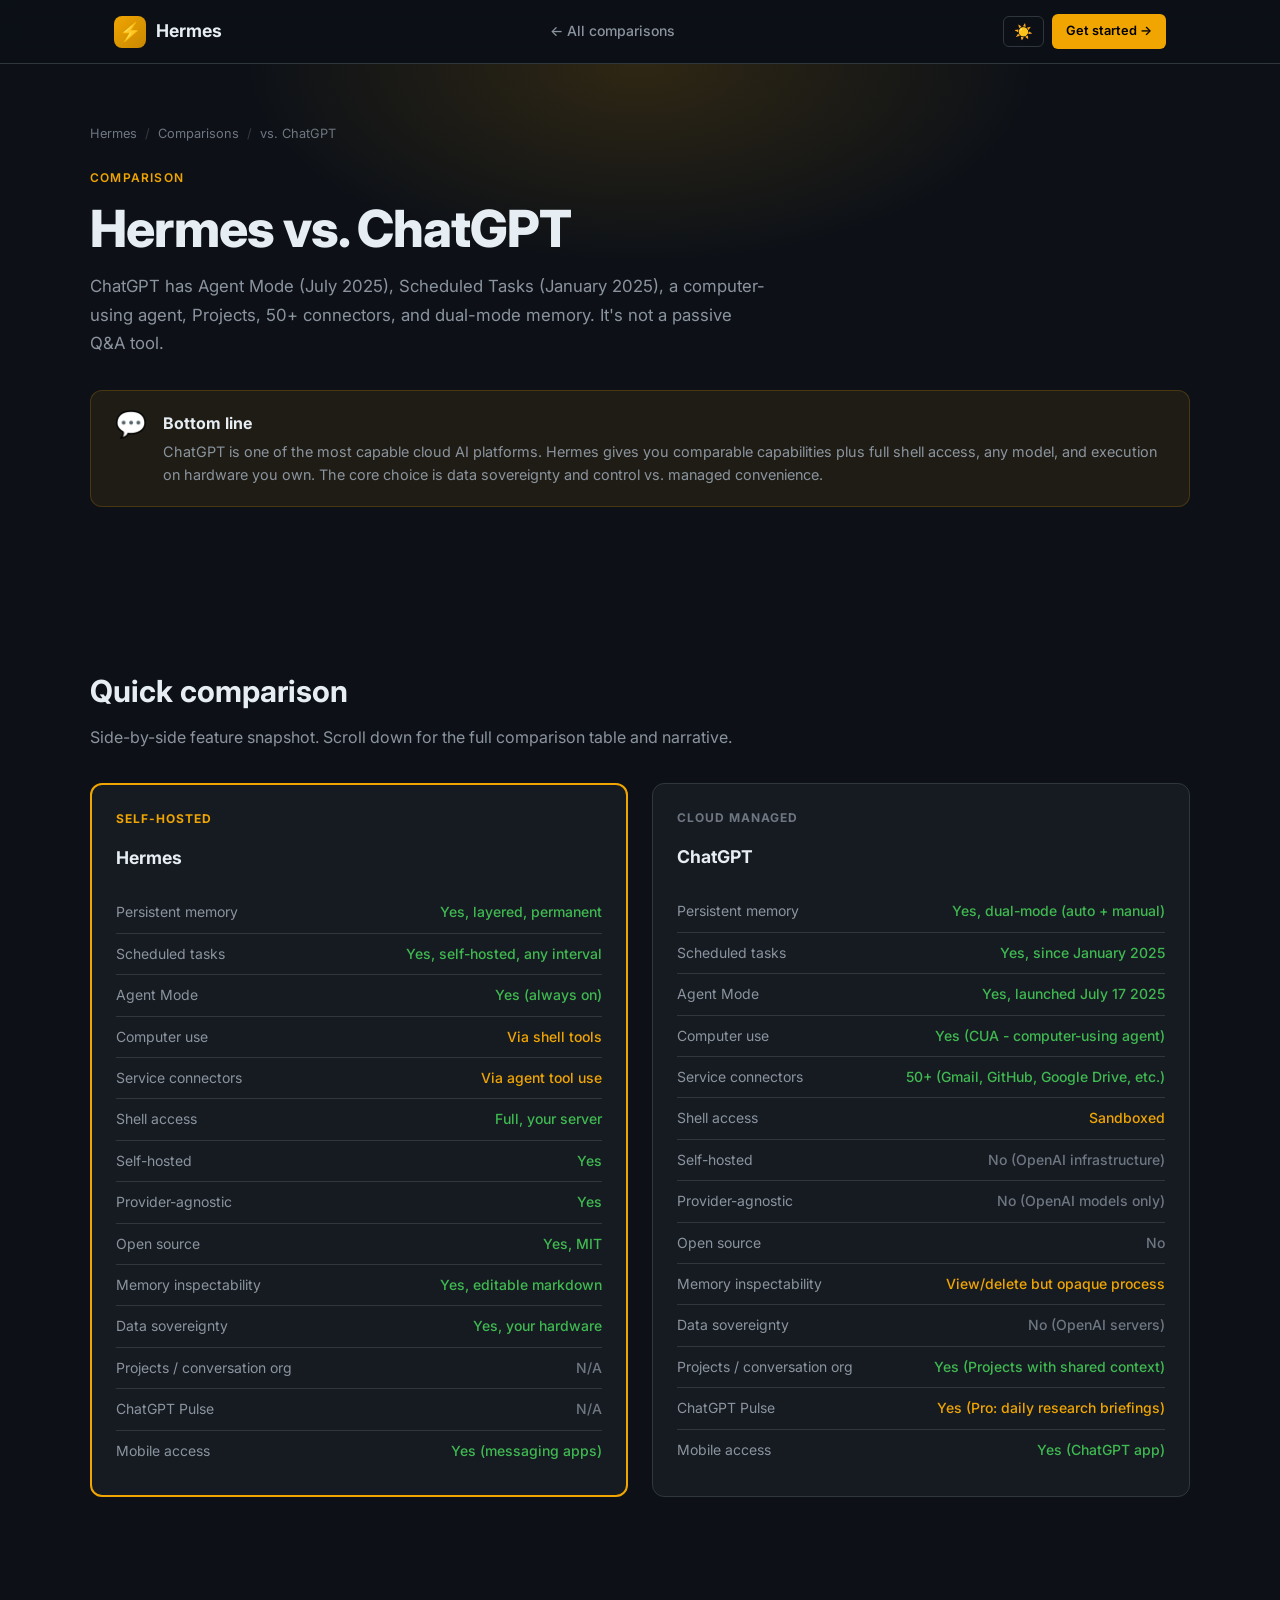
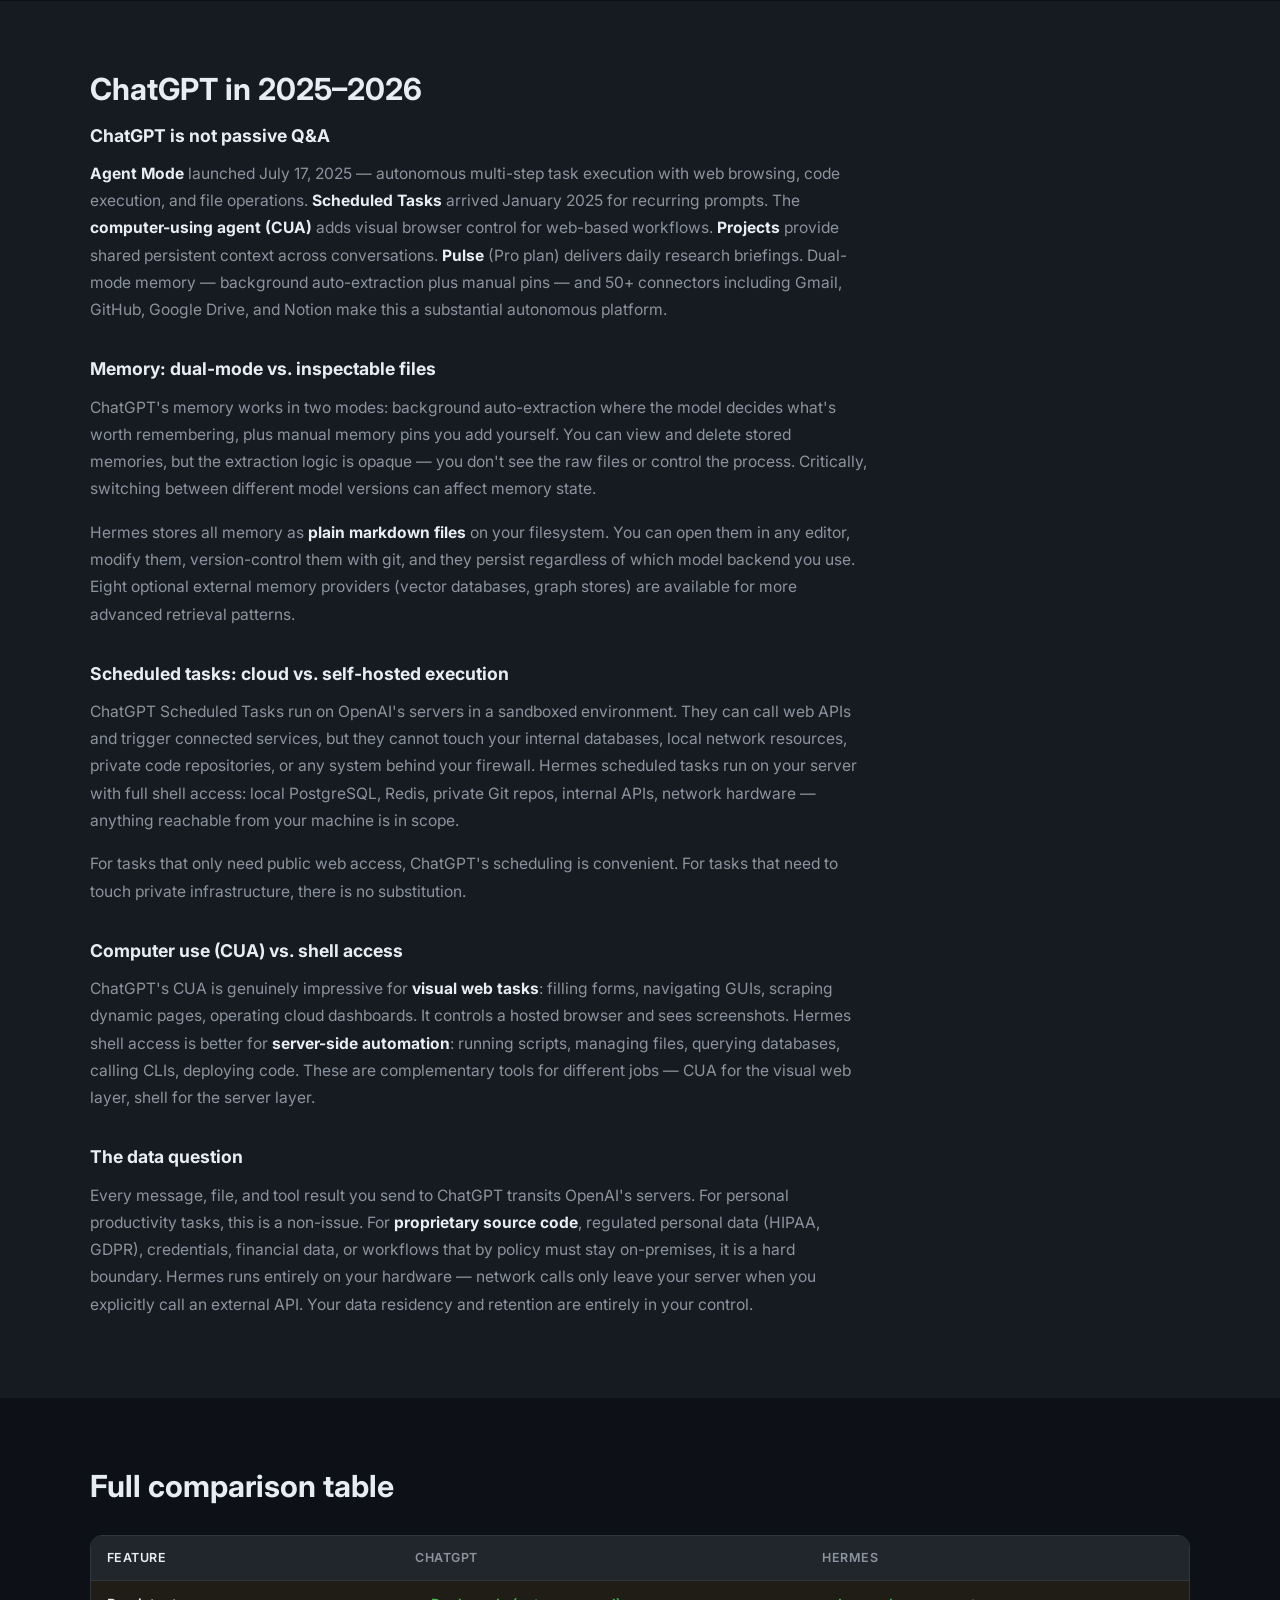
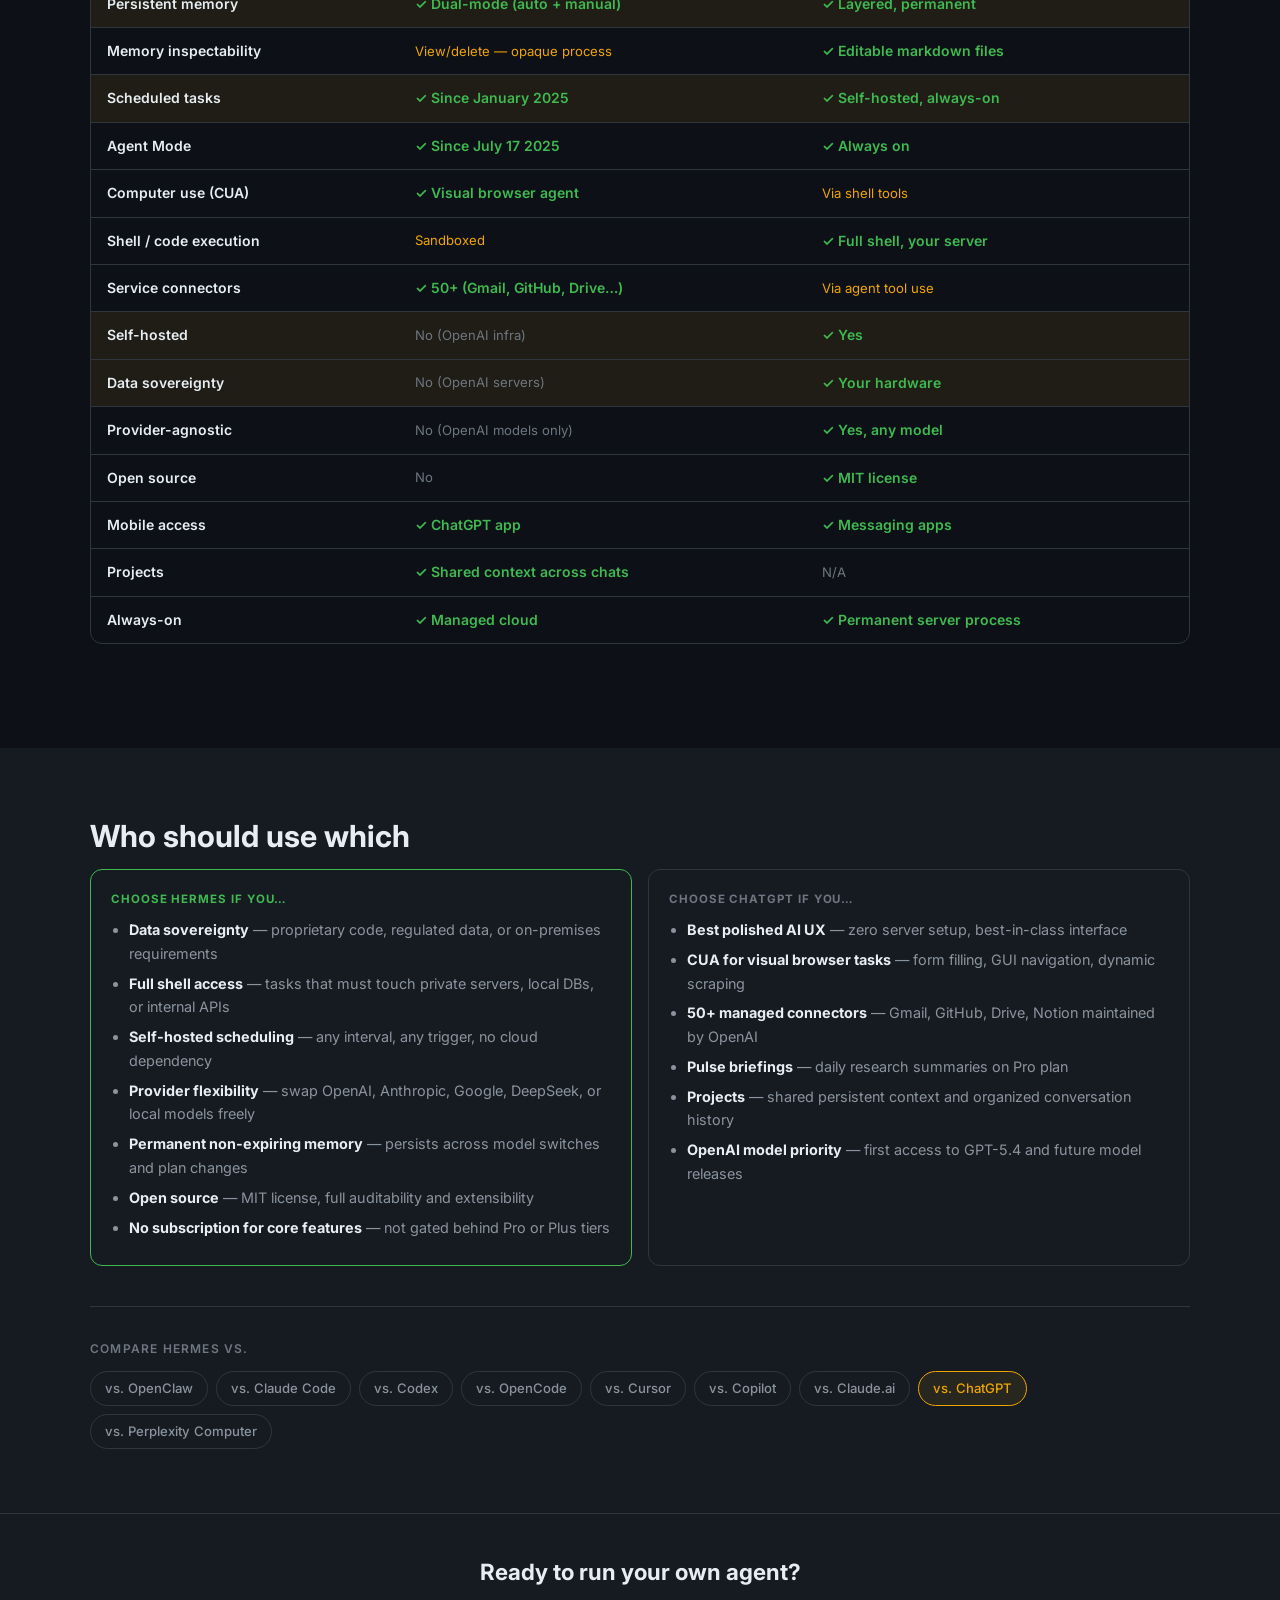
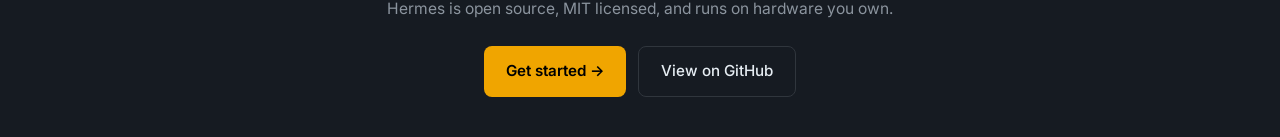
<file: compare/chatgpt.html>
<!DOCTYPE html>
<html lang="en" data-theme="dark">
<head>
  <meta charset="UTF-8" />
  <meta name="viewport" content="width=device-width, initial-scale=1.0" />
  <link rel="preconnect" href="https://fonts.googleapis.com" />
  <link rel="preconnect" href="https://fonts.gstatic.com" crossorigin />
  <link href="https://fonts.googleapis.com/css2?family=Inter:wght@300;400;500;600;700;800&family=JetBrains+Mono:wght@400;500&display=swap" rel="stylesheet" />
  <style>
    :root {
      --bg-primary: #0d1117;
      --bg-secondary: #161b22;
      --bg-tertiary: #21262d;
      --bg-card: #161b22;
      --bg-card-hover: #1c2128;
      --border: #30363d;
      --border-hover: #484f58;
      --text-primary: #e6edf3;
      --text-secondary: #8b949e;
      --text-muted: #6e7681;
      --accent: #f0a500;
      --accent-dim: #c88800;
      --accent-glow: rgba(240,165,0,0.15);
      --accent-subtle: rgba(240,165,0,0.08);
      --green: #3fb950;
      --red: #f85149;
      --blue: #58a6ff;
      --purple: #bc8cff;
      --nav-height: 64px;
      --radius: 8px;
      --radius-lg: 12px;
      --shadow: 0 1px 3px rgba(0,0,0,0.4),0 4px 16px rgba(0,0,0,0.3);
    }
    [data-theme="light"] {
      --bg-primary: #ffffff;
      --bg-secondary: #f6f8fa;
      --bg-tertiary: #eaeef2;
      --bg-card: #ffffff;
      --bg-card-hover: #f6f8fa;
      --border: #d0d7de;
      --border-hover: #9198a1;
      --text-primary: #1f2328;
      --text-secondary: #656d76;
      --text-muted: #9198a1;
      --accent: #c07800;
      --accent-dim: #a06000;
      --accent-glow: rgba(192,120,0,0.12);
      --accent-subtle: rgba(192,120,0,0.06);
      --green: #1a7f37;
      --red: #cf222e;
      --blue: #0969da;
      --purple: #7c3aed;
      --shadow: 0 1px 3px rgba(0,0,0,0.1),0 4px 16px rgba(0,0,0,0.06);
    }
    *,*::before,*::after{box-sizing:border-box;margin:0;padding:0}
    html{scroll-behavior:smooth;font-size:16px;overflow-x:hidden}
    body{font-family:'Inter',-apple-system,BlinkMacSystemFont,'Segoe UI',sans-serif;background:var(--bg-primary);color:var(--text-primary);line-height:1.6;transition:background 0.2s,color 0.2s;-webkit-font-smoothing:antialiased}
    a{color:var(--accent);text-decoration:none;transition:color 0.15s}
    a:hover{color:var(--accent-dim)}
    img{max-width:100%}
    ::-webkit-scrollbar{width:6px;height:6px}
    ::-webkit-scrollbar-track{background:var(--bg-secondary)}
    ::-webkit-scrollbar-thumb{background:var(--border);border-radius:3px}
    /* Nav */
    #nav{position:fixed;top:0;left:0;right:0;height:var(--nav-height);background:rgba(13,17,23,0.92);backdrop-filter:blur(12px);-webkit-backdrop-filter:blur(12px);border-bottom:1px solid var(--border);z-index:1000}
    [data-theme="light"] #nav{background:rgba(255,255,255,0.92)}
    .nav-inner{max-width:1100px;margin:0 auto;padding:0 24px;height:100%;display:flex;align-items:center;justify-content:space-between;gap:16px}
    .nav-logo{display:flex;align-items:center;gap:10px;font-weight:700;font-size:1.1rem;color:var(--text-primary);text-decoration:none;flex-shrink:0}
    .nav-logo-icon{width:32px;height:32px;background:linear-gradient(135deg,var(--accent),var(--accent-dim));border-radius:8px;display:flex;align-items:center;justify-content:center;font-size:18px;line-height:1}
    .nav-back{display:flex;align-items:center;gap:6px;color:var(--text-secondary);font-size:0.875rem;font-weight:500;padding:6px 12px;border-radius:6px;transition:color 0.15s,background 0.15s;text-decoration:none}
    .nav-back:hover{color:var(--text-primary);background:var(--bg-tertiary)}
    .btn-theme{background:none;border:1px solid var(--border);color:var(--text-secondary);cursor:pointer;padding:7px 10px;border-radius:6px;font-size:15px;line-height:1;transition:border-color 0.15s,color 0.15s,background 0.15s}
    .btn-theme:hover{border-color:var(--border-hover);color:var(--text-primary);background:var(--bg-tertiary)}
    .btn-cta{background:var(--accent);color:#000;font-size:0.8rem;font-weight:600;padding:7px 14px;border-radius:6px;border:none;cursor:pointer;text-decoration:none;display:inline-block;transition:background 0.15s,transform 0.1s;white-space:nowrap}
    .btn-cta:hover{background:var(--accent-dim);color:#000;transform:translateY(-1px)}
    /* Layout */
    main{padding-top:var(--nav-height)}
    .hero{padding:60px 24px 48px;background:var(--bg-primary)}
    .hero::before{content:'';position:absolute;top:-200px;left:50%;transform:translateX(-50%);width:800px;height:400px;background:radial-gradient(ellipse at center,var(--accent-glow) 0%,transparent 70%);pointer-events:none}
    .container{max-width:1100px;margin:0 auto;position:relative}
    .section{padding:64px 24px}
    .section-alt{background:var(--bg-secondary)}
    /* Breadcrumb */
    .breadcrumb{display:flex;align-items:center;gap:8px;font-size:0.8rem;color:var(--text-muted);margin-bottom:24px;flex-wrap:wrap}
    .breadcrumb a{color:var(--text-muted)}
    .breadcrumb a:hover{color:var(--accent)}
    .breadcrumb-sep{opacity:0.4}
    /* Hero content */
    .page-label{font-size:0.75rem;font-weight:600;letter-spacing:0.1em;text-transform:uppercase;color:var(--accent);margin-bottom:12px}
    .page-title{font-size:clamp(2rem,5vw,3.2rem);font-weight:800;line-height:1.1;letter-spacing:-0.02em;margin-bottom:16px}
    .page-sub{font-size:1.05rem;color:var(--text-secondary);max-width:680px;line-height:1.7;margin-bottom:32px}
    /* Verdict banner */
    .verdict{display:flex;align-items:flex-start;gap:16px;background:var(--accent-subtle);border:1px solid rgba(240,165,0,0.2);border-radius:var(--radius-lg);padding:20px 24px;margin-bottom:48px}
    [data-theme="light"] .verdict{border-color:rgba(192,120,0,0.2)}
    .verdict-icon{font-size:1.6rem;flex-shrink:0;line-height:1}
    .verdict-text strong{color:var(--text-primary);display:block;margin-bottom:4px;font-size:1rem}
    .verdict-text p{color:var(--text-secondary);font-size:0.9rem;line-height:1.6;margin:0}
    /* Section titles */
    .section-title{font-size:clamp(1.4rem,3vw,1.9rem);font-weight:700;margin-bottom:8px;color:var(--text-primary)}
    .section-body{font-size:1rem;color:var(--text-secondary);max-width:720px;line-height:1.7;margin-bottom:32px}
    /* Feature comparison grid */
    .feature-compare{display:grid;grid-template-columns:1fr 1fr;gap:24px;margin-bottom:40px}
    @media(max-width:700px){.feature-compare{grid-template-columns:1fr}}
    .fc-col{background:var(--bg-card);border:1px solid var(--border);border-radius:var(--radius-lg);padding:24px}
    .fc-col.hermes{border-color:var(--accent);border-width:2px}
    .fc-col-label{font-size:0.75rem;font-weight:700;letter-spacing:0.08em;text-transform:uppercase;margin-bottom:16px;color:var(--text-muted)}
    .fc-col.hermes .fc-col-label{color:var(--accent)}
    .fc-col-name{font-size:1.1rem;font-weight:700;color:var(--text-primary);margin-bottom:20px}
    .fc-row{display:flex;align-items:flex-start;gap:10px;padding:9px 0;border-bottom:1px solid var(--border)}
    .fc-row:last-child{border-bottom:none}
    .fc-key{flex:1;font-size:0.875rem;color:var(--text-secondary)}
    .fc-val{font-size:0.875rem;font-weight:500;text-align:right;min-width:60px}
    .fc-val.yes{color:var(--green)}
    .fc-val.no{color:var(--text-muted)}
    .fc-val.partial{color:var(--accent)}
    .fc-val.preview{color:var(--purple)}
    .fc-val.cloud{color:var(--blue)}
    /* Narrative sections */
    .narrative{max-width:780px;min-width:0;word-break:break-word}
    .narrative h3{font-size:1.1rem;font-weight:700;color:var(--text-primary);margin:32px 0 10px}
    .narrative h3:first-child{margin-top:0}
    .narrative p{font-size:0.975rem;color:var(--text-secondary);line-height:1.75;margin-bottom:16px}
    .narrative ul{padding-left:20px;margin-bottom:16px}
    .narrative li{font-size:0.975rem;color:var(--text-secondary);line-height:1.7;margin-bottom:6px}
    .narrative strong{color:var(--text-primary)}
    .narrative a{color:var(--accent)}
    /* Full comparison table */
    .table-wrap{overflow-x:auto;border-radius:var(--radius-lg);border:1px solid var(--border);margin:24px 0 40px}
    table{width:100%;border-collapse:collapse;font-size:0.875rem}
    thead th{background:var(--bg-tertiary);color:var(--text-secondary);font-weight:600;font-size:0.78rem;letter-spacing:0.04em;text-transform:uppercase;padding:12px 16px;text-align:left;border-bottom:1px solid var(--border);white-space:nowrap}
    thead th:first-child{color:var(--text-primary)}
    tbody tr{border-bottom:1px solid var(--border);transition:background 0.1s}
    tbody tr:last-child{border-bottom:none}
    tbody tr:hover{background:var(--bg-card-hover)}
    tbody tr.hl{background:var(--accent-subtle)}
    tbody tr.hl:hover{background:rgba(240,165,0,0.12)}
    tbody td{padding:12px 16px;color:var(--text-secondary);vertical-align:middle}
    tbody td:first-child{font-weight:600;color:var(--text-primary);white-space:nowrap}
    .c-yes{color:var(--green);font-weight:600}
    .c-no{color:var(--text-muted);font-size:0.82rem}
    .c-partial{color:var(--accent);font-size:0.82rem}
    .c-cloud{color:var(--blue);font-size:0.82rem}
    .c-prev{color:var(--purple);font-size:0.82rem}
    /* Who section */
    .who-grid{display:grid;grid-template-columns:1fr 1fr;gap:16px;margin-top:8px}
    @media(max-width:600px){.who-grid{grid-template-columns:1fr}}
    .who-card{background:var(--bg-card);border:1px solid var(--border);border-radius:var(--radius-lg);padding:20px}
    .who-card.choose-hermes{border-color:var(--green)}
    .who-card.choose-other{border-color:var(--border)}
    .who-card-label{font-size:0.72rem;font-weight:700;letter-spacing:0.08em;text-transform:uppercase;margin-bottom:10px;color:var(--text-muted)}
    .who-card.choose-hermes .who-card-label{color:var(--green)}
    .who-card ul{padding-left:18px}
    .who-card li{font-size:0.9rem;color:var(--text-secondary);line-height:1.65;margin-bottom:6px}
    .who-card strong{color:var(--text-primary)}
    /* CTA footer */
    .cta-strip{background:var(--bg-secondary);border-top:1px solid var(--border);padding:40px 24px;text-align:center}
    .cta-strip h2{font-size:1.4rem;font-weight:700;margin-bottom:8px}
    .cta-strip p{color:var(--text-secondary);margin-bottom:24px;font-size:0.975rem}
    .cta-btns{display:flex;gap:12px;justify-content:center;flex-wrap:wrap}
    .btn-primary{display:inline-flex;align-items:center;gap:6px;background:var(--accent);color:#000;font-weight:600;font-size:0.95rem;padding:12px 22px;border-radius:8px;transition:background 0.15s,transform 0.1s}
    .btn-primary:hover{background:var(--accent-dim);color:#000;transform:translateY(-1px)}
    .btn-secondary{display:inline-flex;align-items:center;gap:6px;background:var(--bg-card);border:1px solid var(--border);color:var(--text-primary);font-weight:500;font-size:0.95rem;padding:12px 22px;border-radius:8px;transition:border-color 0.15s,background 0.15s}
    .btn-secondary:hover{border-color:var(--border-hover);background:var(--bg-card-hover);color:var(--text-primary)}
    /* Nav between compare pages */
    .compare-nav{display:flex;flex-wrap:wrap;gap:8px;margin-top:40px;padding-top:32px;border-top:1px solid var(--border)}
    .compare-nav-label{width:100%;font-size:0.75rem;font-weight:600;letter-spacing:0.1em;text-transform:uppercase;color:var(--text-muted);margin-bottom:4px}
    .cpill{display:inline-block;padding:6px 14px;border:1px solid var(--border);border-radius:100px;font-size:0.82rem;font-weight:500;color:var(--text-secondary);transition:border-color 0.15s,color 0.15s,background 0.15s}
    .cpill:hover{border-color:var(--accent);color:var(--accent);background:var(--accent-subtle)}
    .cpill.active{border-color:var(--accent);color:var(--accent);background:var(--accent-subtle)}
    /* Responsive */
    /* ── Mobile nav: prevent 3-item nav overflow ── */
    @media(max-width:640px){
      .nav-back{display:none}
      .btn-cta{display:none}
      .nav-inner{gap:8px}
    }
    @media(max-width:768px){
      .section{padding:48px 16px}
      .hero{padding:48px 16px 36px}
      .feature-compare{grid-template-columns:1fr}
    }
  
    /* HAMBURGER */
    .hamburger{display:none;flex-direction:column;gap:5px;cursor:pointer;padding:6px;border:1px solid var(--border);border-radius:6px;background:none;transition:border-color 0.15s;flex-shrink:0}
    .hamburger:hover{border-color:var(--accent)}
    .hamburger span{display:block;width:20px;height:2px;background:var(--text-secondary);border-radius:2px;transition:transform 0.2s,opacity 0.2s}
    .hamburger.open span:nth-child(1){transform:translateY(7px) rotate(45deg)}
    .hamburger.open span:nth-child(2){opacity:0}
    .hamburger.open span:nth-child(3){transform:translateY(-7px) rotate(-45deg)}
    #compare-mobile-menu{display:none;position:fixed;top:var(--nav-height,64px);left:0;right:0;background:var(--bg-secondary,#161b22);border-bottom:1px solid var(--border,#30363d);padding:16px 24px;z-index:999;flex-direction:column;gap:4px}
    #compare-mobile-menu.open{display:flex}
    #compare-mobile-menu a{color:var(--text-secondary,#8b949e);font-size:0.95rem;font-weight:500;padding:10px 12px;border-radius:6px;text-decoration:none;transition:color 0.15s,background 0.15s}
    #compare-mobile-menu a:hover{color:var(--text-primary,#e6edf3);background:var(--bg-tertiary,#21262d)}
    #compare-mobile-menu a.accent{color:var(--accent,#f0a500)}
    #compare-mobile-menu .menu-divider{height:1px;background:var(--border,#30363d);margin:4px 0}
    @media(max-width:640px){
      .hamburger{display:flex}
      .btn-cta{display:none}
      .nav-back{display:none}
    }
    </style>
  <title>Hermes vs. ChatGPT | Comparison</title>
  <meta name="description" content="Hermes vs. ChatGPT — how Hermes compares to ChatGPT Agent Mode, Scheduled Tasks, CUA, and dual-mode memory in 2025-2026." />
</head>
<body>
<nav id="nav">
  <div class="nav-inner">
    <a href="../index.html" class="nav-logo">
      <div class="nav-logo-icon">⚡</div>
      Hermes
    </a>
    <a href="../index.html#compare" class="nav-back"><span>← All comparisons</span></a>
    <div style="display:flex;align-items:center;gap:8px;flex-shrink:0">
      <button class="btn-theme" id="theme-toggle" aria-label="Toggle theme">🌙</button>
      <a href="https://hermes-agent.nousresearch.com/docs/getting-started/installation" class="btn-cta" target="_blank" rel="noopener">Get started →</a>
    </div>
  </div>
  <button class="hamburger" id="compare-hamburger" aria-label="Open menu" aria-expanded="false"><span></span><span></span><span></span></button>
</nav>

<div id="compare-mobile-menu">
  <a href="../index.html">⚡ Hermes Home</a>
  <a href="../index.html#compare">← All comparisons</a>
  <div class="menu-divider"></div>
  <a href="../eli5/" class="accent">🧠 ELI5</a>
  <a href="../models/" class="accent">🤖 Best Models</a>
  <a href="../community/" class="accent">🌎 Community</a>
  <a href="https://hermes-agent.nousresearch.com/docs/getting-started/installation" target="_blank" rel="noopener" class="accent">Get started →</a>
</div>
<main>
  <!-- HERO -->
  <section class="hero" style="position:relative;overflow:hidden">
    <div class="container">
      <div class="breadcrumb">
        <a href="../index.html">Hermes</a>
        <span class="breadcrumb-sep">/</span>
        <a href="../index.html#compare">Comparisons</a>
        <span class="breadcrumb-sep">/</span>
        <span>vs. ChatGPT</span>
      </div>
      <div class="page-label">Comparison</div>
      <h1 class="page-title">Hermes vs. ChatGPT</h1>
      <p class="page-sub">ChatGPT has Agent Mode (July 2025), Scheduled Tasks (January 2025), a computer-using agent, Projects, 50+ connectors, and dual-mode memory. It's not a passive Q&amp;A tool.</p>
      <div class="verdict">
        <div class="verdict-icon">💬</div>
        <div class="verdict-text">
          <strong>Bottom line</strong>
          <p>ChatGPT is one of the most capable cloud AI platforms. Hermes gives you comparable capabilities plus full shell access, any model, and execution on hardware you own. The core choice is data sovereignty and control vs. managed convenience.</p>
        </div>
      </div>
    </div>
  </section>

  <!-- FEATURE COMPARE GRID -->
  <section class="section">
    <div class="container">
      <h2 class="section-title">Quick comparison</h2>
      <p class="section-body">Side-by-side feature snapshot. Scroll down for the full comparison table and narrative.</p>
      <div class="feature-compare">
        <!-- Hermes col -->
        <div class="fc-col hermes">
          <div class="fc-col-label">Self-hosted</div>
          <div class="fc-col-name">Hermes</div>
          <div class="fc-row"><span class="fc-key">Persistent memory</span><span class="fc-val yes">Yes, layered, permanent</span></div>
          <div class="fc-row"><span class="fc-key">Scheduled tasks</span><span class="fc-val yes">Yes, self-hosted, any interval</span></div>
          <div class="fc-row"><span class="fc-key">Agent Mode</span><span class="fc-val yes">Yes (always on)</span></div>
          <div class="fc-row"><span class="fc-key">Computer use</span><span class="fc-val partial">Via shell tools</span></div>
          <div class="fc-row"><span class="fc-key">Service connectors</span><span class="fc-val partial">Via agent tool use</span></div>
          <div class="fc-row"><span class="fc-key">Shell access</span><span class="fc-val yes">Full, your server</span></div>
          <div class="fc-row"><span class="fc-key">Self-hosted</span><span class="fc-val yes">Yes</span></div>
          <div class="fc-row"><span class="fc-key">Provider-agnostic</span><span class="fc-val yes">Yes</span></div>
          <div class="fc-row"><span class="fc-key">Open source</span><span class="fc-val yes">Yes, MIT</span></div>
          <div class="fc-row"><span class="fc-key">Memory inspectability</span><span class="fc-val yes">Yes, editable markdown</span></div>
          <div class="fc-row"><span class="fc-key">Data sovereignty</span><span class="fc-val yes">Yes, your hardware</span></div>
          <div class="fc-row"><span class="fc-key">Projects / conversation org</span><span class="fc-val no">N/A</span></div>
          <div class="fc-row"><span class="fc-key">ChatGPT Pulse</span><span class="fc-val no">N/A</span></div>
          <div class="fc-row"><span class="fc-key">Mobile access</span><span class="fc-val yes">Yes (messaging apps)</span></div>
        </div>
        <!-- ChatGPT col -->
        <div class="fc-col">
          <div class="fc-col-label">Cloud managed</div>
          <div class="fc-col-name">ChatGPT</div>
          <div class="fc-row"><span class="fc-key">Persistent memory</span><span class="fc-val yes">Yes, dual-mode (auto + manual)</span></div>
          <div class="fc-row"><span class="fc-key">Scheduled tasks</span><span class="fc-val yes">Yes, since January 2025</span></div>
          <div class="fc-row"><span class="fc-key">Agent Mode</span><span class="fc-val yes">Yes, launched July 17 2025</span></div>
          <div class="fc-row"><span class="fc-key">Computer use</span><span class="fc-val yes">Yes (CUA - computer-using agent)</span></div>
          <div class="fc-row"><span class="fc-key">Service connectors</span><span class="fc-val yes">50+ (Gmail, GitHub, Google Drive, etc.)</span></div>
          <div class="fc-row"><span class="fc-key">Shell access</span><span class="fc-val partial">Sandboxed</span></div>
          <div class="fc-row"><span class="fc-key">Self-hosted</span><span class="fc-val no">No (OpenAI infrastructure)</span></div>
          <div class="fc-row"><span class="fc-key">Provider-agnostic</span><span class="fc-val no">No (OpenAI models only)</span></div>
          <div class="fc-row"><span class="fc-key">Open source</span><span class="fc-val no">No</span></div>
          <div class="fc-row"><span class="fc-key">Memory inspectability</span><span class="fc-val partial">View/delete but opaque process</span></div>
          <div class="fc-row"><span class="fc-key">Data sovereignty</span><span class="fc-val no">No (OpenAI servers)</span></div>
          <div class="fc-row"><span class="fc-key">Projects / conversation org</span><span class="fc-val yes">Yes (Projects with shared context)</span></div>
          <div class="fc-row"><span class="fc-key">ChatGPT Pulse</span><span class="fc-val partial">Yes (Pro: daily research briefings)</span></div>
          <div class="fc-row"><span class="fc-key">Mobile access</span><span class="fc-val yes">Yes (ChatGPT app)</span></div>
        </div>
      </div>
    </div>
  </section>

  <!-- NARRATIVE -->
  <section class="section section-alt">
    <div class="container">
      <h2 class="section-title">ChatGPT in 2025–2026</h2>
      <div class="narrative">
        <h3>ChatGPT is not passive Q&amp;A</h3>
        <p><strong>Agent Mode</strong> launched July 17, 2025 — autonomous multi-step task execution with web browsing, code execution, and file operations. <strong>Scheduled Tasks</strong> arrived January 2025 for recurring prompts. The <strong>computer-using agent (CUA)</strong> adds visual browser control for web-based workflows. <strong>Projects</strong> provide shared persistent context across conversations. <strong>Pulse</strong> (Pro plan) delivers daily research briefings. Dual-mode memory — background auto-extraction plus manual pins — and 50+ connectors including Gmail, GitHub, Google Drive, and Notion make this a substantial autonomous platform.</p>

        <h3>Memory: dual-mode vs. inspectable files</h3>
        <p>ChatGPT's memory works in two modes: background auto-extraction where the model decides what's worth remembering, plus manual memory pins you add yourself. You can view and delete stored memories, but the extraction logic is opaque — you don't see the raw files or control the process. Critically, switching between different model versions can affect memory state.</p>
        <p>Hermes stores all memory as <strong>plain markdown files</strong> on your filesystem. You can open them in any editor, modify them, version-control them with git, and they persist regardless of which model backend you use. Eight optional external memory providers (vector databases, graph stores) are available for more advanced retrieval patterns.</p>

        <h3>Scheduled tasks: cloud vs. self-hosted execution</h3>
        <p>ChatGPT Scheduled Tasks run on OpenAI's servers in a sandboxed environment. They can call web APIs and trigger connected services, but they cannot touch your internal databases, local network resources, private code repositories, or any system behind your firewall. Hermes scheduled tasks run on your server with full shell access: local PostgreSQL, Redis, private Git repos, internal APIs, network hardware — anything reachable from your machine is in scope.</p>
        <p>For tasks that only need public web access, ChatGPT's scheduling is convenient. For tasks that need to touch private infrastructure, there is no substitution.</p>

        <h3>Computer use (CUA) vs. shell access</h3>
        <p>ChatGPT's CUA is genuinely impressive for <strong>visual web tasks</strong>: filling forms, navigating GUIs, scraping dynamic pages, operating cloud dashboards. It controls a hosted browser and sees screenshots. Hermes shell access is better for <strong>server-side automation</strong>: running scripts, managing files, querying databases, calling CLIs, deploying code. These are complementary tools for different jobs — CUA for the visual web layer, shell for the server layer.</p>

        <h3>The data question</h3>
        <p>Every message, file, and tool result you send to ChatGPT transits OpenAI's servers. For personal productivity tasks, this is a non-issue. For <strong>proprietary source code</strong>, regulated personal data (HIPAA, GDPR), credentials, financial data, or workflows that by policy must stay on-premises, it is a hard boundary. Hermes runs entirely on your hardware — network calls only leave your server when you explicitly call an external API. Your data residency and retention are entirely in your control.</p>
      </div>
    </div>
  </section>

  <!-- FULL COMPARISON TABLE -->
  <section class="section">
    <div class="container">
      <h2 class="section-title">Full comparison table</h2>
      <div class="table-wrap">
        <table>
          <thead>
            <tr>
              <th>Feature</th>
              <th>ChatGPT</th>
              <th>Hermes</th>
            </tr>
          </thead>
          <tbody>
            <tr class="hl">
              <td>Persistent memory</td>
              <td class="c-yes">✓ Dual-mode (auto + manual)</td>
              <td class="c-yes">✓ Layered, permanent</td>
            </tr>
            <tr>
              <td>Memory inspectability</td>
              <td class="c-partial">View/delete — opaque process</td>
              <td class="c-yes">✓ Editable markdown files</td>
            </tr>
            <tr class="hl">
              <td>Scheduled tasks</td>
              <td class="c-yes">✓ Since January 2025</td>
              <td class="c-yes">✓ Self-hosted, always-on</td>
            </tr>
            <tr>
              <td>Agent Mode</td>
              <td class="c-yes">✓ Since July 17 2025</td>
              <td class="c-yes">✓ Always on</td>
            </tr>
            <tr>
              <td>Computer use (CUA)</td>
              <td class="c-yes">✓ Visual browser agent</td>
              <td class="c-partial">Via shell tools</td>
            </tr>
            <tr>
              <td>Shell / code execution</td>
              <td class="c-partial">Sandboxed</td>
              <td class="c-yes">✓ Full shell, your server</td>
            </tr>
            <tr>
              <td>Service connectors</td>
              <td class="c-yes">✓ 50+ (Gmail, GitHub, Drive…)</td>
              <td class="c-partial">Via agent tool use</td>
            </tr>
            <tr class="hl">
              <td>Self-hosted</td>
              <td class="c-no">No (OpenAI infra)</td>
              <td class="c-yes">✓ Yes</td>
            </tr>
            <tr class="hl">
              <td>Data sovereignty</td>
              <td class="c-no">No (OpenAI servers)</td>
              <td class="c-yes">✓ Your hardware</td>
            </tr>
            <tr>
              <td>Provider-agnostic</td>
              <td class="c-no">No (OpenAI models only)</td>
              <td class="c-yes">✓ Yes, any model</td>
            </tr>
            <tr>
              <td>Open source</td>
              <td class="c-no">No</td>
              <td class="c-yes">✓ MIT license</td>
            </tr>
            <tr>
              <td>Mobile access</td>
              <td class="c-yes">✓ ChatGPT app</td>
              <td class="c-yes">✓ Messaging apps</td>
            </tr>
            <tr>
              <td>Projects</td>
              <td class="c-yes">✓ Shared context across chats</td>
              <td class="c-no">N/A</td>
            </tr>
            <tr>
              <td>Always-on</td>
              <td class="c-yes">✓ Managed cloud</td>
              <td class="c-yes">✓ Permanent server process</td>
            </tr>
          </tbody>
        </table>
      </div>
    </div>
  </section>

  <!-- WHO SECTION -->
  <section class="section section-alt">
    <div class="container">
      <h2 class="section-title">Who should use which</h2>
      <div class="who-grid">
        <div class="who-card choose-hermes">
          <div class="who-card-label">Choose Hermes if you…</div>
          <ul>
            <li><strong>Data sovereignty</strong> — proprietary code, regulated data, or on-premises requirements</li>
            <li><strong>Full shell access</strong> — tasks that must touch private servers, local DBs, or internal APIs</li>
            <li><strong>Self-hosted scheduling</strong> — any interval, any trigger, no cloud dependency</li>
            <li><strong>Provider flexibility</strong> — swap OpenAI, Anthropic, Google, DeepSeek, or local models freely</li>
            <li><strong>Permanent non-expiring memory</strong> — persists across model switches and plan changes</li>
            <li><strong>Open source</strong> — MIT license, full auditability and extensibility</li>
            <li><strong>No subscription for core features</strong> — not gated behind Pro or Plus tiers</li>
          </ul>
        </div>
        <div class="who-card choose-other">
          <div class="who-card-label">Choose ChatGPT if you…</div>
          <ul>
            <li><strong>Best polished AI UX</strong> — zero server setup, best-in-class interface</li>
            <li><strong>CUA for visual browser tasks</strong> — form filling, GUI navigation, dynamic scraping</li>
            <li><strong>50+ managed connectors</strong> — Gmail, GitHub, Drive, Notion maintained by OpenAI</li>
            <li><strong>Pulse briefings</strong> — daily research summaries on Pro plan</li>
            <li><strong>Projects</strong> — shared persistent context and organized conversation history</li>
            <li><strong>OpenAI model priority</strong> — first access to GPT-5.4 and future model releases</li>
          </ul>
        </div>
      </div>

      <!-- Compare Nav Pills -->
      <div class="compare-nav">
        <div class="compare-nav-label">Compare Hermes vs.</div>
      <a href="openclaw.html" class="cpill">vs. OpenClaw</a>
      <a href="claude-code.html" class="cpill">vs. Claude Code</a>
      <a href="codex.html" class="cpill">vs. Codex</a>
      <a href="opencode.html" class="cpill">vs. OpenCode</a>
      <a href="cursor.html" class="cpill">vs. Cursor</a>
      <a href="copilot.html" class="cpill">vs. Copilot</a>
      <a href="claude-ai.html" class="cpill">vs. Claude.ai</a>
      <a href="chatgpt.html" class="cpill active">vs. ChatGPT</a>
        <a href="perplexity-computer.html" class="cpill">vs. Perplexity Computer</a>
      </div>
    </div>
  </section>

  <!-- CTA STRIP -->
  <div class="cta-strip">
    <div class="container">
      <h2>Ready to run your own agent?</h2>
      <p>Hermes is open source, MIT licensed, and runs on hardware you own.</p>
      <div class="cta-btns">
        <a href="https://hermes-agent.nousresearch.com/docs/getting-started/installation" class="btn-primary" target="_blank" rel="noopener">Get started →</a>
        <a href="https://github.com/nousresearch/hermes" class="btn-secondary" target="_blank" rel="noopener">View on GitHub</a>
      </div>
    </div>
  </div>
</main>
<script>
  const html = document.documentElement;
  const toggle = document.getElementById('theme-toggle');
  function setTheme(t) {
    html.setAttribute('data-theme', t);
    localStorage.setItem('theme', t);
    toggle.textContent = t === 'light' ? '🌙' : '☀️';
  }
  const saved = localStorage.getItem('theme');
  const prefersDark = window.matchMedia('(prefers-color-scheme: dark)').matches;
  if (saved) setTheme(saved);
  else if (!prefersDark) setTheme('light');
  else setTheme('dark');
  toggle.addEventListener('click', () => setTheme(html.getAttribute('data-theme') === 'dark' ? 'light' : 'dark'));
  // Hamburger
  var cHam = document.getElementById('compare-hamburger');
  var cMenu = document.getElementById('compare-mobile-menu');
  if (cHam && cMenu) {
    cHam.addEventListener('click', function() {
      var open = cMenu.classList.toggle('open');
      cHam.classList.toggle('open', open);
      cHam.setAttribute('aria-expanded', open);
    });
    document.addEventListener('click', function(e) {
      if (!cHam.contains(e.target) && !cMenu.contains(e.target)) {
        cMenu.classList.remove('open');
        cHam.classList.remove('open');
        cHam.setAttribute('aria-expanded', 'false');
      }
    });
  }

</script>
</body>
</html>
</file>
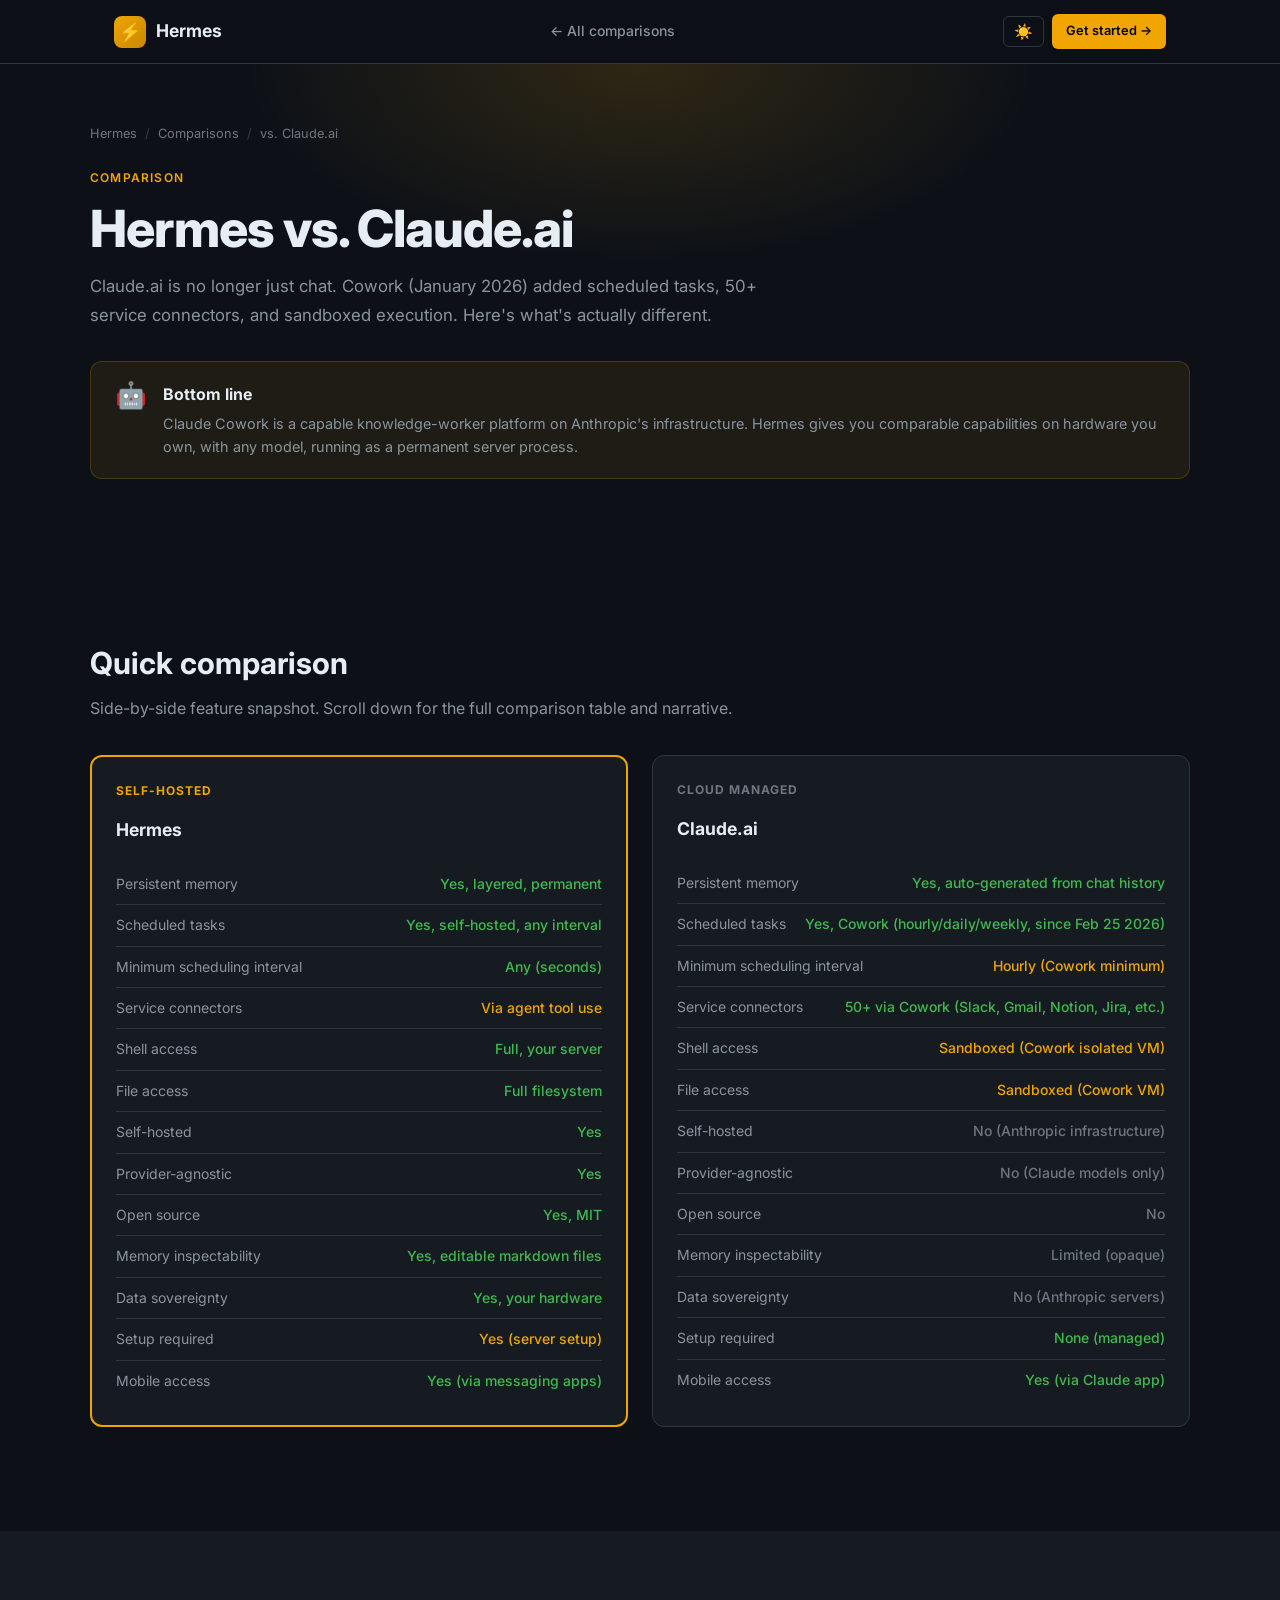
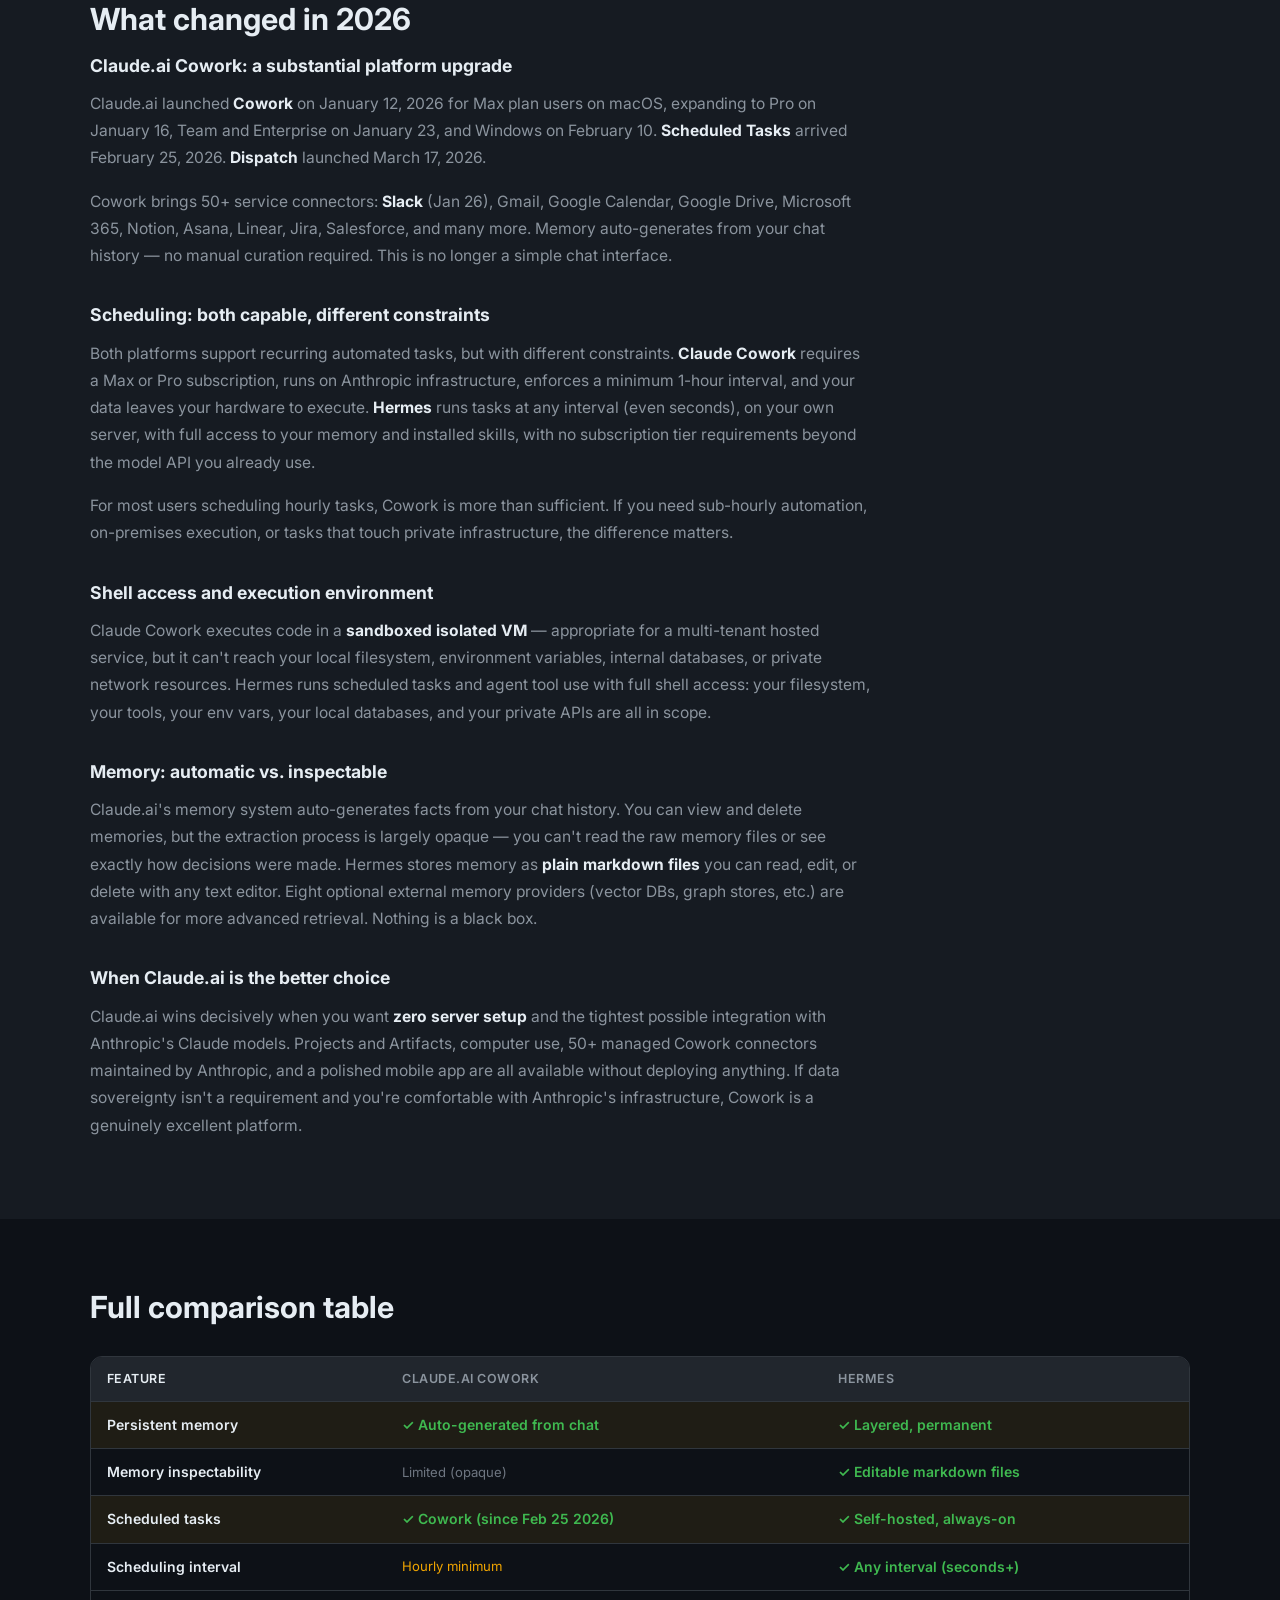
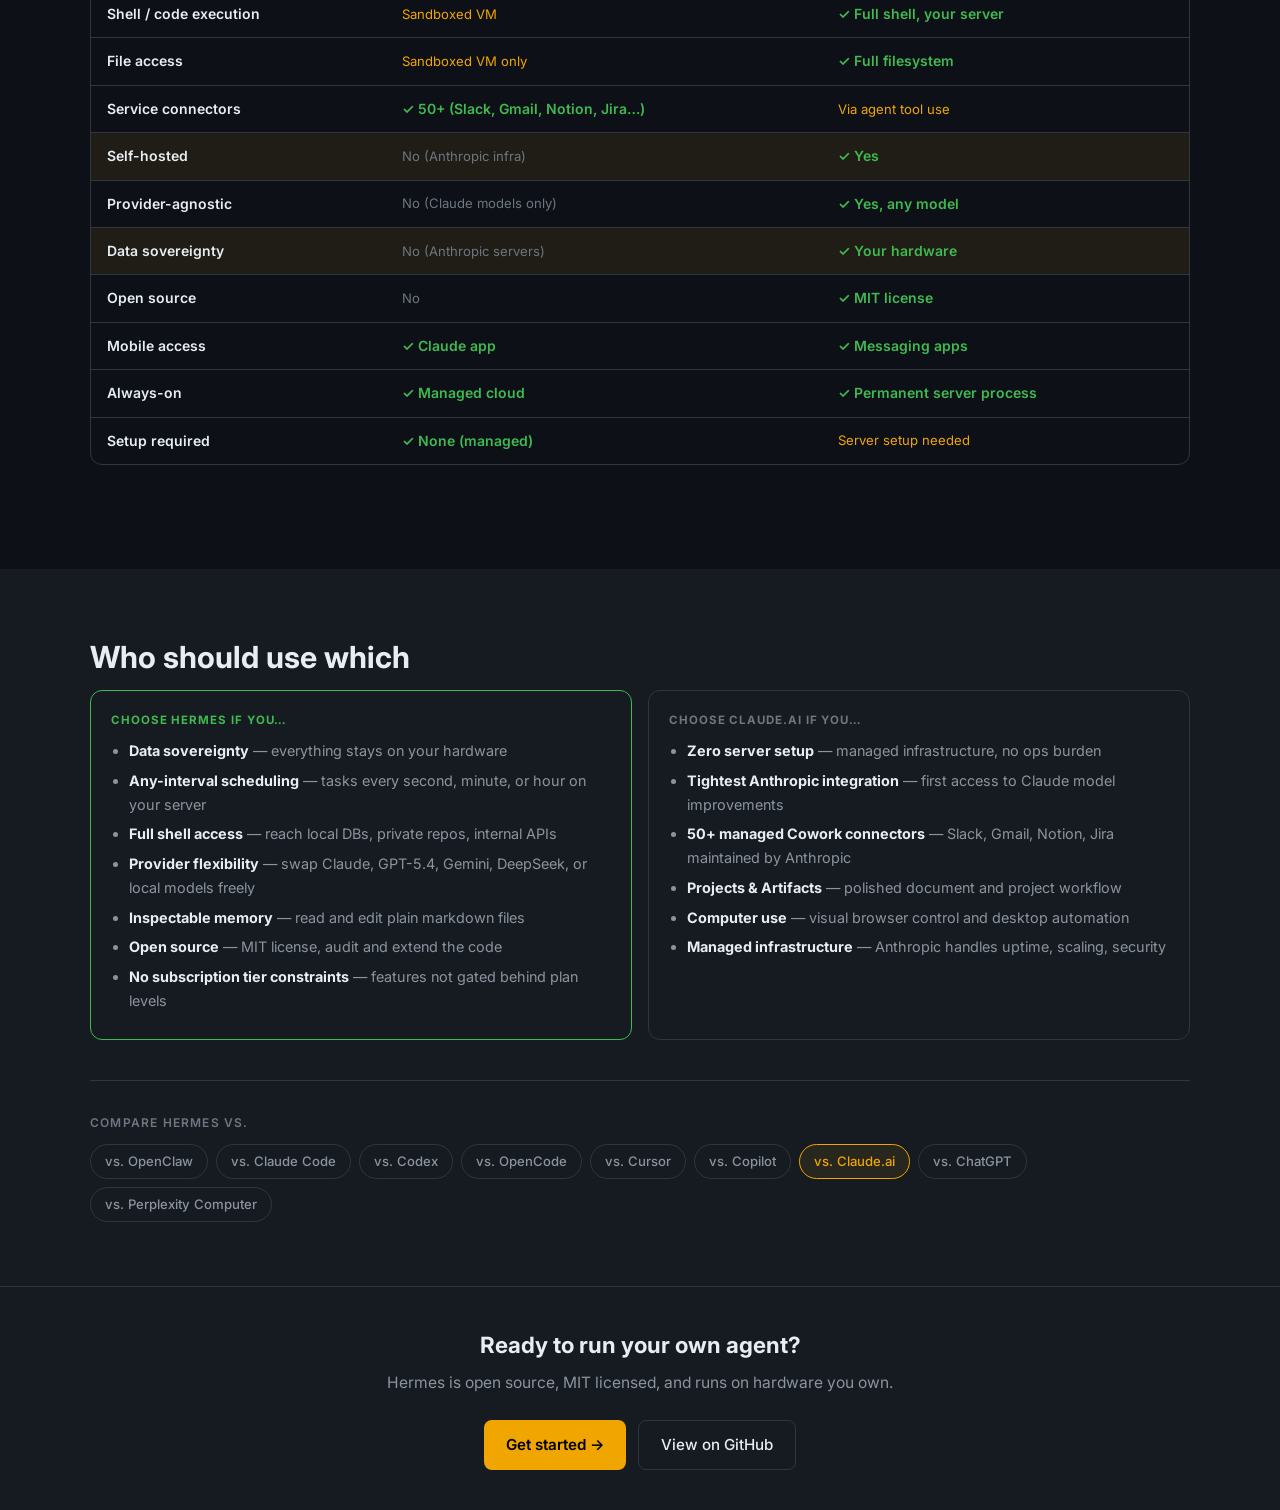
<file: compare/claude-ai.html>
<!DOCTYPE html>
<html lang="en" data-theme="dark">
<head>
  <meta charset="UTF-8" />
  <meta name="viewport" content="width=device-width, initial-scale=1.0" />
  <link rel="preconnect" href="https://fonts.googleapis.com" />
  <link rel="preconnect" href="https://fonts.gstatic.com" crossorigin />
  <link href="https://fonts.googleapis.com/css2?family=Inter:wght@300;400;500;600;700;800&family=JetBrains+Mono:wght@400;500&display=swap" rel="stylesheet" />
  <style>
    :root {
      --bg-primary: #0d1117;
      --bg-secondary: #161b22;
      --bg-tertiary: #21262d;
      --bg-card: #161b22;
      --bg-card-hover: #1c2128;
      --border: #30363d;
      --border-hover: #484f58;
      --text-primary: #e6edf3;
      --text-secondary: #8b949e;
      --text-muted: #6e7681;
      --accent: #f0a500;
      --accent-dim: #c88800;
      --accent-glow: rgba(240,165,0,0.15);
      --accent-subtle: rgba(240,165,0,0.08);
      --green: #3fb950;
      --red: #f85149;
      --blue: #58a6ff;
      --purple: #bc8cff;
      --nav-height: 64px;
      --radius: 8px;
      --radius-lg: 12px;
      --shadow: 0 1px 3px rgba(0,0,0,0.4),0 4px 16px rgba(0,0,0,0.3);
    }
    [data-theme="light"] {
      --bg-primary: #ffffff;
      --bg-secondary: #f6f8fa;
      --bg-tertiary: #eaeef2;
      --bg-card: #ffffff;
      --bg-card-hover: #f6f8fa;
      --border: #d0d7de;
      --border-hover: #9198a1;
      --text-primary: #1f2328;
      --text-secondary: #656d76;
      --text-muted: #9198a1;
      --accent: #c07800;
      --accent-dim: #a06000;
      --accent-glow: rgba(192,120,0,0.12);
      --accent-subtle: rgba(192,120,0,0.06);
      --green: #1a7f37;
      --red: #cf222e;
      --blue: #0969da;
      --purple: #7c3aed;
      --shadow: 0 1px 3px rgba(0,0,0,0.1),0 4px 16px rgba(0,0,0,0.06);
    }
    *,*::before,*::after{box-sizing:border-box;margin:0;padding:0}
    html{scroll-behavior:smooth;font-size:16px;overflow-x:hidden}
    body{font-family:'Inter',-apple-system,BlinkMacSystemFont,'Segoe UI',sans-serif;background:var(--bg-primary);color:var(--text-primary);line-height:1.6;transition:background 0.2s,color 0.2s;-webkit-font-smoothing:antialiased}
    a{color:var(--accent);text-decoration:none;transition:color 0.15s}
    a:hover{color:var(--accent-dim)}
    img{max-width:100%}
    ::-webkit-scrollbar{width:6px;height:6px}
    ::-webkit-scrollbar-track{background:var(--bg-secondary)}
    ::-webkit-scrollbar-thumb{background:var(--border);border-radius:3px}
    /* Nav */
    #nav{position:fixed;top:0;left:0;right:0;height:var(--nav-height);background:rgba(13,17,23,0.92);backdrop-filter:blur(12px);-webkit-backdrop-filter:blur(12px);border-bottom:1px solid var(--border);z-index:1000}
    [data-theme="light"] #nav{background:rgba(255,255,255,0.92)}
    .nav-inner{max-width:1100px;margin:0 auto;padding:0 24px;height:100%;display:flex;align-items:center;justify-content:space-between;gap:16px}
    .nav-logo{display:flex;align-items:center;gap:10px;font-weight:700;font-size:1.1rem;color:var(--text-primary);text-decoration:none;flex-shrink:0}
    .nav-logo-icon{width:32px;height:32px;background:linear-gradient(135deg,var(--accent),var(--accent-dim));border-radius:8px;display:flex;align-items:center;justify-content:center;font-size:18px;line-height:1}
    .nav-back{display:flex;align-items:center;gap:6px;color:var(--text-secondary);font-size:0.875rem;font-weight:500;padding:6px 12px;border-radius:6px;transition:color 0.15s,background 0.15s;text-decoration:none}
    .nav-back:hover{color:var(--text-primary);background:var(--bg-tertiary)}
    .btn-theme{background:none;border:1px solid var(--border);color:var(--text-secondary);cursor:pointer;padding:7px 10px;border-radius:6px;font-size:15px;line-height:1;transition:border-color 0.15s,color 0.15s,background 0.15s}
    .btn-theme:hover{border-color:var(--border-hover);color:var(--text-primary);background:var(--bg-tertiary)}
    .btn-cta{background:var(--accent);color:#000;font-size:0.8rem;font-weight:600;padding:7px 14px;border-radius:6px;border:none;cursor:pointer;text-decoration:none;display:inline-block;transition:background 0.15s,transform 0.1s;white-space:nowrap}
    .btn-cta:hover{background:var(--accent-dim);color:#000;transform:translateY(-1px)}
    /* Layout */
    main{padding-top:var(--nav-height)}
    .hero{padding:60px 24px 48px;background:var(--bg-primary)}
    .hero::before{content:'';position:absolute;top:-200px;left:50%;transform:translateX(-50%);width:800px;height:400px;background:radial-gradient(ellipse at center,var(--accent-glow) 0%,transparent 70%);pointer-events:none}
    .container{max-width:1100px;margin:0 auto;position:relative}
    .section{padding:64px 24px}
    .section-alt{background:var(--bg-secondary)}
    /* Breadcrumb */
    .breadcrumb{display:flex;align-items:center;gap:8px;font-size:0.8rem;color:var(--text-muted);margin-bottom:24px;flex-wrap:wrap}
    .breadcrumb a{color:var(--text-muted)}
    .breadcrumb a:hover{color:var(--accent)}
    .breadcrumb-sep{opacity:0.4}
    /* Hero content */
    .page-label{font-size:0.75rem;font-weight:600;letter-spacing:0.1em;text-transform:uppercase;color:var(--accent);margin-bottom:12px}
    .page-title{font-size:clamp(2rem,5vw,3.2rem);font-weight:800;line-height:1.1;letter-spacing:-0.02em;margin-bottom:16px}
    .page-sub{font-size:1.05rem;color:var(--text-secondary);max-width:680px;line-height:1.7;margin-bottom:32px}
    /* Verdict banner */
    .verdict{display:flex;align-items:flex-start;gap:16px;background:var(--accent-subtle);border:1px solid rgba(240,165,0,0.2);border-radius:var(--radius-lg);padding:20px 24px;margin-bottom:48px}
    [data-theme="light"] .verdict{border-color:rgba(192,120,0,0.2)}
    .verdict-icon{font-size:1.6rem;flex-shrink:0;line-height:1}
    .verdict-text strong{color:var(--text-primary);display:block;margin-bottom:4px;font-size:1rem}
    .verdict-text p{color:var(--text-secondary);font-size:0.9rem;line-height:1.6;margin:0}
    /* Section titles */
    .section-title{font-size:clamp(1.4rem,3vw,1.9rem);font-weight:700;margin-bottom:8px;color:var(--text-primary)}
    .section-body{font-size:1rem;color:var(--text-secondary);max-width:720px;line-height:1.7;margin-bottom:32px}
    /* Feature comparison grid */
    .feature-compare{display:grid;grid-template-columns:1fr 1fr;gap:24px;margin-bottom:40px}
    @media(max-width:700px){.feature-compare{grid-template-columns:1fr}}
    .fc-col{background:var(--bg-card);border:1px solid var(--border);border-radius:var(--radius-lg);padding:24px}
    .fc-col.hermes{border-color:var(--accent);border-width:2px}
    .fc-col-label{font-size:0.75rem;font-weight:700;letter-spacing:0.08em;text-transform:uppercase;margin-bottom:16px;color:var(--text-muted)}
    .fc-col.hermes .fc-col-label{color:var(--accent)}
    .fc-col-name{font-size:1.1rem;font-weight:700;color:var(--text-primary);margin-bottom:20px}
    .fc-row{display:flex;align-items:flex-start;gap:10px;padding:9px 0;border-bottom:1px solid var(--border)}
    .fc-row:last-child{border-bottom:none}
    .fc-key{flex:1;font-size:0.875rem;color:var(--text-secondary)}
    .fc-val{font-size:0.875rem;font-weight:500;text-align:right;min-width:60px}
    .fc-val.yes{color:var(--green)}
    .fc-val.no{color:var(--text-muted)}
    .fc-val.partial{color:var(--accent)}
    .fc-val.preview{color:var(--purple)}
    .fc-val.cloud{color:var(--blue)}
    /* Narrative sections */
    .narrative{max-width:780px;min-width:0;word-break:break-word}
    .narrative h3{font-size:1.1rem;font-weight:700;color:var(--text-primary);margin:32px 0 10px}
    .narrative h3:first-child{margin-top:0}
    .narrative p{font-size:0.975rem;color:var(--text-secondary);line-height:1.75;margin-bottom:16px}
    .narrative ul{padding-left:20px;margin-bottom:16px}
    .narrative li{font-size:0.975rem;color:var(--text-secondary);line-height:1.7;margin-bottom:6px}
    .narrative strong{color:var(--text-primary)}
    .narrative a{color:var(--accent)}
    /* Full comparison table */
    .table-wrap{overflow-x:auto;border-radius:var(--radius-lg);border:1px solid var(--border);margin:24px 0 40px}
    table{width:100%;border-collapse:collapse;font-size:0.875rem}
    thead th{background:var(--bg-tertiary);color:var(--text-secondary);font-weight:600;font-size:0.78rem;letter-spacing:0.04em;text-transform:uppercase;padding:12px 16px;text-align:left;border-bottom:1px solid var(--border);white-space:nowrap}
    thead th:first-child{color:var(--text-primary)}
    tbody tr{border-bottom:1px solid var(--border);transition:background 0.1s}
    tbody tr:last-child{border-bottom:none}
    tbody tr:hover{background:var(--bg-card-hover)}
    tbody tr.hl{background:var(--accent-subtle)}
    tbody tr.hl:hover{background:rgba(240,165,0,0.12)}
    tbody td{padding:12px 16px;color:var(--text-secondary);vertical-align:middle}
    tbody td:first-child{font-weight:600;color:var(--text-primary);white-space:nowrap}
    .c-yes{color:var(--green);font-weight:600}
    .c-no{color:var(--text-muted);font-size:0.82rem}
    .c-partial{color:var(--accent);font-size:0.82rem}
    .c-cloud{color:var(--blue);font-size:0.82rem}
    .c-prev{color:var(--purple);font-size:0.82rem}
    /* Who section */
    .who-grid{display:grid;grid-template-columns:1fr 1fr;gap:16px;margin-top:8px}
    @media(max-width:600px){.who-grid{grid-template-columns:1fr}}
    .who-card{background:var(--bg-card);border:1px solid var(--border);border-radius:var(--radius-lg);padding:20px}
    .who-card.choose-hermes{border-color:var(--green)}
    .who-card.choose-other{border-color:var(--border)}
    .who-card-label{font-size:0.72rem;font-weight:700;letter-spacing:0.08em;text-transform:uppercase;margin-bottom:10px;color:var(--text-muted)}
    .who-card.choose-hermes .who-card-label{color:var(--green)}
    .who-card ul{padding-left:18px}
    .who-card li{font-size:0.9rem;color:var(--text-secondary);line-height:1.65;margin-bottom:6px}
    .who-card strong{color:var(--text-primary)}
    /* CTA footer */
    .cta-strip{background:var(--bg-secondary);border-top:1px solid var(--border);padding:40px 24px;text-align:center}
    .cta-strip h2{font-size:1.4rem;font-weight:700;margin-bottom:8px}
    .cta-strip p{color:var(--text-secondary);margin-bottom:24px;font-size:0.975rem}
    .cta-btns{display:flex;gap:12px;justify-content:center;flex-wrap:wrap}
    .btn-primary{display:inline-flex;align-items:center;gap:6px;background:var(--accent);color:#000;font-weight:600;font-size:0.95rem;padding:12px 22px;border-radius:8px;transition:background 0.15s,transform 0.1s}
    .btn-primary:hover{background:var(--accent-dim);color:#000;transform:translateY(-1px)}
    .btn-secondary{display:inline-flex;align-items:center;gap:6px;background:var(--bg-card);border:1px solid var(--border);color:var(--text-primary);font-weight:500;font-size:0.95rem;padding:12px 22px;border-radius:8px;transition:border-color 0.15s,background 0.15s}
    .btn-secondary:hover{border-color:var(--border-hover);background:var(--bg-card-hover);color:var(--text-primary)}
    /* Nav between compare pages */
    .compare-nav{display:flex;flex-wrap:wrap;gap:8px;margin-top:40px;padding-top:32px;border-top:1px solid var(--border)}
    .compare-nav-label{width:100%;font-size:0.75rem;font-weight:600;letter-spacing:0.1em;text-transform:uppercase;color:var(--text-muted);margin-bottom:4px}
    .cpill{display:inline-block;padding:6px 14px;border:1px solid var(--border);border-radius:100px;font-size:0.82rem;font-weight:500;color:var(--text-secondary);transition:border-color 0.15s,color 0.15s,background 0.15s}
    .cpill:hover{border-color:var(--accent);color:var(--accent);background:var(--accent-subtle)}
    .cpill.active{border-color:var(--accent);color:var(--accent);background:var(--accent-subtle)}
    /* Responsive */
    /* ── Mobile nav: prevent 3-item nav overflow ── */
    @media(max-width:640px){
      .nav-back{display:none}
      .btn-cta{display:none}
      .nav-inner{gap:8px}
    }
    @media(max-width:768px){
      .section{padding:48px 16px}
      .hero{padding:48px 16px 36px}
      .feature-compare{grid-template-columns:1fr}
    }
  
    /* HAMBURGER */
    .hamburger{display:none;flex-direction:column;gap:5px;cursor:pointer;padding:6px;border:1px solid var(--border);border-radius:6px;background:none;transition:border-color 0.15s;flex-shrink:0}
    .hamburger:hover{border-color:var(--accent)}
    .hamburger span{display:block;width:20px;height:2px;background:var(--text-secondary);border-radius:2px;transition:transform 0.2s,opacity 0.2s}
    .hamburger.open span:nth-child(1){transform:translateY(7px) rotate(45deg)}
    .hamburger.open span:nth-child(2){opacity:0}
    .hamburger.open span:nth-child(3){transform:translateY(-7px) rotate(-45deg)}
    #compare-mobile-menu{display:none;position:fixed;top:var(--nav-height,64px);left:0;right:0;background:var(--bg-secondary,#161b22);border-bottom:1px solid var(--border,#30363d);padding:16px 24px;z-index:999;flex-direction:column;gap:4px}
    #compare-mobile-menu.open{display:flex}
    #compare-mobile-menu a{color:var(--text-secondary,#8b949e);font-size:0.95rem;font-weight:500;padding:10px 12px;border-radius:6px;text-decoration:none;transition:color 0.15s,background 0.15s}
    #compare-mobile-menu a:hover{color:var(--text-primary,#e6edf3);background:var(--bg-tertiary,#21262d)}
    #compare-mobile-menu a.accent{color:var(--accent,#f0a500)}
    #compare-mobile-menu .menu-divider{height:1px;background:var(--border,#30363d);margin:4px 0}
    @media(max-width:640px){
      .hamburger{display:flex}
      .btn-cta{display:none}
      .nav-back{display:none}
    }
    </style>
  <title>Hermes vs. Claude.ai | Comparison</title>
  <meta name="description" content="Hermes vs. Claude.ai — how Hermes compares to Claude Cowork in 2026: scheduling, memory, shell access, data sovereignty." />
</head>
<body>
<nav id="nav">
  <div class="nav-inner">
    <a href="../index.html" class="nav-logo">
      <div class="nav-logo-icon">⚡</div>
      Hermes
    </a>
    <a href="../index.html#compare" class="nav-back"><span>← All comparisons</span></a>
    <div style="display:flex;align-items:center;gap:8px;flex-shrink:0">
      <button class="btn-theme" id="theme-toggle" aria-label="Toggle theme">🌙</button>
      <a href="https://hermes-agent.nousresearch.com/docs/getting-started/installation" class="btn-cta" target="_blank" rel="noopener">Get started →</a>
    </div>
  </div>
  <button class="hamburger" id="compare-hamburger" aria-label="Open menu" aria-expanded="false"><span></span><span></span><span></span></button>
</nav>

<div id="compare-mobile-menu">
  <a href="../index.html">⚡ Hermes Home</a>
  <a href="../index.html#compare">← All comparisons</a>
  <div class="menu-divider"></div>
  <a href="../eli5/" class="accent">🧠 ELI5</a>
  <a href="../models/" class="accent">🤖 Best Models</a>
  <a href="../community/" class="accent">🌎 Community</a>
  <a href="https://hermes-agent.nousresearch.com/docs/getting-started/installation" target="_blank" rel="noopener" class="accent">Get started →</a>
</div>
<main>
  <!-- HERO -->
  <section class="hero" style="position:relative;overflow:hidden">
    <div class="container">
      <div class="breadcrumb">
        <a href="../index.html">Hermes</a>
        <span class="breadcrumb-sep">/</span>
        <a href="../index.html#compare">Comparisons</a>
        <span class="breadcrumb-sep">/</span>
        <span>vs. Claude.ai</span>
      </div>
      <div class="page-label">Comparison</div>
      <h1 class="page-title">Hermes vs. Claude.ai</h1>
      <p class="page-sub">Claude.ai is no longer just chat. Cowork (January 2026) added scheduled tasks, 50+ service connectors, and sandboxed execution. Here's what's actually different.</p>
      <div class="verdict">
        <div class="verdict-icon">🤖</div>
        <div class="verdict-text">
          <strong>Bottom line</strong>
          <p>Claude Cowork is a capable knowledge-worker platform on Anthropic's infrastructure. Hermes gives you comparable capabilities on hardware you own, with any model, running as a permanent server process.</p>
        </div>
      </div>
    </div>
  </section>

  <!-- FEATURE COMPARE GRID -->
  <section class="section">
    <div class="container">
      <h2 class="section-title">Quick comparison</h2>
      <p class="section-body">Side-by-side feature snapshot. Scroll down for the full comparison table and narrative.</p>
      <div class="feature-compare">
        <!-- Hermes col -->
        <div class="fc-col hermes">
          <div class="fc-col-label">Self-hosted</div>
          <div class="fc-col-name">Hermes</div>
          <div class="fc-row"><span class="fc-key">Persistent memory</span><span class="fc-val yes">Yes, layered, permanent</span></div>
          <div class="fc-row"><span class="fc-key">Scheduled tasks</span><span class="fc-val yes">Yes, self-hosted, any interval</span></div>
          <div class="fc-row"><span class="fc-key">Minimum scheduling interval</span><span class="fc-val yes">Any (seconds)</span></div>
          <div class="fc-row"><span class="fc-key">Service connectors</span><span class="fc-val partial">Via agent tool use</span></div>
          <div class="fc-row"><span class="fc-key">Shell access</span><span class="fc-val yes">Full, your server</span></div>
          <div class="fc-row"><span class="fc-key">File access</span><span class="fc-val yes">Full filesystem</span></div>
          <div class="fc-row"><span class="fc-key">Self-hosted</span><span class="fc-val yes">Yes</span></div>
          <div class="fc-row"><span class="fc-key">Provider-agnostic</span><span class="fc-val yes">Yes</span></div>
          <div class="fc-row"><span class="fc-key">Open source</span><span class="fc-val yes">Yes, MIT</span></div>
          <div class="fc-row"><span class="fc-key">Memory inspectability</span><span class="fc-val yes">Yes, editable markdown files</span></div>
          <div class="fc-row"><span class="fc-key">Data sovereignty</span><span class="fc-val yes">Yes, your hardware</span></div>
          <div class="fc-row"><span class="fc-key">Setup required</span><span class="fc-val partial">Yes (server setup)</span></div>
          <div class="fc-row"><span class="fc-key">Mobile access</span><span class="fc-val yes">Yes (via messaging apps)</span></div>
        </div>
        <!-- Claude.ai col -->
        <div class="fc-col">
          <div class="fc-col-label">Cloud managed</div>
          <div class="fc-col-name">Claude.ai</div>
          <div class="fc-row"><span class="fc-key">Persistent memory</span><span class="fc-val yes">Yes, auto-generated from chat history</span></div>
          <div class="fc-row"><span class="fc-key">Scheduled tasks</span><span class="fc-val yes">Yes, Cowork (hourly/daily/weekly, since Feb 25 2026)</span></div>
          <div class="fc-row"><span class="fc-key">Minimum scheduling interval</span><span class="fc-val partial">Hourly (Cowork minimum)</span></div>
          <div class="fc-row"><span class="fc-key">Service connectors</span><span class="fc-val yes">50+ via Cowork (Slack, Gmail, Notion, Jira, etc.)</span></div>
          <div class="fc-row"><span class="fc-key">Shell access</span><span class="fc-val partial">Sandboxed (Cowork isolated VM)</span></div>
          <div class="fc-row"><span class="fc-key">File access</span><span class="fc-val partial">Sandboxed (Cowork VM)</span></div>
          <div class="fc-row"><span class="fc-key">Self-hosted</span><span class="fc-val no">No (Anthropic infrastructure)</span></div>
          <div class="fc-row"><span class="fc-key">Provider-agnostic</span><span class="fc-val no">No (Claude models only)</span></div>
          <div class="fc-row"><span class="fc-key">Open source</span><span class="fc-val no">No</span></div>
          <div class="fc-row"><span class="fc-key">Memory inspectability</span><span class="fc-val no">Limited (opaque)</span></div>
          <div class="fc-row"><span class="fc-key">Data sovereignty</span><span class="fc-val no">No (Anthropic servers)</span></div>
          <div class="fc-row"><span class="fc-key">Setup required</span><span class="fc-val yes">None (managed)</span></div>
          <div class="fc-row"><span class="fc-key">Mobile access</span><span class="fc-val yes">Yes (via Claude app)</span></div>
        </div>
      </div>
    </div>
  </section>

  <!-- NARRATIVE -->
  <section class="section section-alt">
    <div class="container">
      <h2 class="section-title">What changed in 2026</h2>
      <div class="narrative">
        <h3>Claude.ai Cowork: a substantial platform upgrade</h3>
        <p>Claude.ai launched <strong>Cowork</strong> on January 12, 2026 for Max plan users on macOS, expanding to Pro on January 16, Team and Enterprise on January 23, and Windows on February 10. <strong>Scheduled Tasks</strong> arrived February 25, 2026. <strong>Dispatch</strong> launched March 17, 2026.</p>
        <p>Cowork brings 50+ service connectors: <strong>Slack</strong> (Jan 26), Gmail, Google Calendar, Google Drive, Microsoft 365, Notion, Asana, Linear, Jira, Salesforce, and many more. Memory auto-generates from your chat history — no manual curation required. This is no longer a simple chat interface.</p>

        <h3>Scheduling: both capable, different constraints</h3>
        <p>Both platforms support recurring automated tasks, but with different constraints. <strong>Claude Cowork</strong> requires a Max or Pro subscription, runs on Anthropic infrastructure, enforces a minimum 1-hour interval, and your data leaves your hardware to execute. <strong>Hermes</strong> runs tasks at any interval (even seconds), on your own server, with full access to your memory and installed skills, with no subscription tier requirements beyond the model API you already use.</p>
        <p>For most users scheduling hourly tasks, Cowork is more than sufficient. If you need sub-hourly automation, on-premises execution, or tasks that touch private infrastructure, the difference matters.</p>

        <h3>Shell access and execution environment</h3>
        <p>Claude Cowork executes code in a <strong>sandboxed isolated VM</strong> — appropriate for a multi-tenant hosted service, but it can't reach your local filesystem, environment variables, internal databases, or private network resources. Hermes runs scheduled tasks and agent tool use with full shell access: your filesystem, your tools, your env vars, your local databases, and your private APIs are all in scope.</p>

        <h3>Memory: automatic vs. inspectable</h3>
        <p>Claude.ai's memory system auto-generates facts from your chat history. You can view and delete memories, but the extraction process is largely opaque — you can't read the raw memory files or see exactly how decisions were made. Hermes stores memory as <strong>plain markdown files</strong> you can read, edit, or delete with any text editor. Eight optional external memory providers (vector DBs, graph stores, etc.) are available for more advanced retrieval. Nothing is a black box.</p>

        <h3>When Claude.ai is the better choice</h3>
        <p>Claude.ai wins decisively when you want <strong>zero server setup</strong> and the tightest possible integration with Anthropic's Claude models. Projects and Artifacts, computer use, 50+ managed Cowork connectors maintained by Anthropic, and a polished mobile app are all available without deploying anything. If data sovereignty isn't a requirement and you're comfortable with Anthropic's infrastructure, Cowork is a genuinely excellent platform.</p>
      </div>
    </div>
  </section>

  <!-- FULL COMPARISON TABLE -->
  <section class="section">
    <div class="container">
      <h2 class="section-title">Full comparison table</h2>
      <div class="table-wrap">
        <table>
          <thead>
            <tr>
              <th>Feature</th>
              <th>Claude.ai Cowork</th>
              <th>Hermes</th>
            </tr>
          </thead>
          <tbody>
            <tr class="hl">
              <td>Persistent memory</td>
              <td class="c-yes">✓ Auto-generated from chat</td>
              <td class="c-yes">✓ Layered, permanent</td>
            </tr>
            <tr>
              <td>Memory inspectability</td>
              <td class="c-no">Limited (opaque)</td>
              <td class="c-yes">✓ Editable markdown files</td>
            </tr>
            <tr class="hl">
              <td>Scheduled tasks</td>
              <td class="c-yes">✓ Cowork (since Feb 25 2026)</td>
              <td class="c-yes">✓ Self-hosted, always-on</td>
            </tr>
            <tr>
              <td>Scheduling interval</td>
              <td class="c-partial">Hourly minimum</td>
              <td class="c-yes">✓ Any interval (seconds+)</td>
            </tr>
            <tr>
              <td>Shell / code execution</td>
              <td class="c-partial">Sandboxed VM</td>
              <td class="c-yes">✓ Full shell, your server</td>
            </tr>
            <tr>
              <td>File access</td>
              <td class="c-partial">Sandboxed VM only</td>
              <td class="c-yes">✓ Full filesystem</td>
            </tr>
            <tr>
              <td>Service connectors</td>
              <td class="c-yes">✓ 50+ (Slack, Gmail, Notion, Jira…)</td>
              <td class="c-partial">Via agent tool use</td>
            </tr>
            <tr class="hl">
              <td>Self-hosted</td>
              <td class="c-no">No (Anthropic infra)</td>
              <td class="c-yes">✓ Yes</td>
            </tr>
            <tr>
              <td>Provider-agnostic</td>
              <td class="c-no">No (Claude models only)</td>
              <td class="c-yes">✓ Yes, any model</td>
            </tr>
            <tr class="hl">
              <td>Data sovereignty</td>
              <td class="c-no">No (Anthropic servers)</td>
              <td class="c-yes">✓ Your hardware</td>
            </tr>
            <tr>
              <td>Open source</td>
              <td class="c-no">No</td>
              <td class="c-yes">✓ MIT license</td>
            </tr>
            <tr>
              <td>Mobile access</td>
              <td class="c-yes">✓ Claude app</td>
              <td class="c-yes">✓ Messaging apps</td>
            </tr>
            <tr>
              <td>Always-on</td>
              <td class="c-yes">✓ Managed cloud</td>
              <td class="c-yes">✓ Permanent server process</td>
            </tr>
            <tr>
              <td>Setup required</td>
              <td class="c-yes">✓ None (managed)</td>
              <td class="c-partial">Server setup needed</td>
            </tr>
          </tbody>
        </table>
      </div>
    </div>
  </section>

  <!-- WHO SECTION -->
  <section class="section section-alt">
    <div class="container">
      <h2 class="section-title">Who should use which</h2>
      <div class="who-grid">
        <div class="who-card choose-hermes">
          <div class="who-card-label">Choose Hermes if you…</div>
          <ul>
            <li><strong>Data sovereignty</strong> — everything stays on your hardware</li>
            <li><strong>Any-interval scheduling</strong> — tasks every second, minute, or hour on your server</li>
            <li><strong>Full shell access</strong> — reach local DBs, private repos, internal APIs</li>
            <li><strong>Provider flexibility</strong> — swap Claude, GPT-5.4, Gemini, DeepSeek, or local models freely</li>
            <li><strong>Inspectable memory</strong> — read and edit plain markdown files</li>
            <li><strong>Open source</strong> — MIT license, audit and extend the code</li>
            <li><strong>No subscription tier constraints</strong> — features not gated behind plan levels</li>
          </ul>
        </div>
        <div class="who-card choose-other">
          <div class="who-card-label">Choose Claude.ai if you…</div>
          <ul>
            <li><strong>Zero server setup</strong> — managed infrastructure, no ops burden</li>
            <li><strong>Tightest Anthropic integration</strong> — first access to Claude model improvements</li>
            <li><strong>50+ managed Cowork connectors</strong> — Slack, Gmail, Notion, Jira maintained by Anthropic</li>
            <li><strong>Projects &amp; Artifacts</strong> — polished document and project workflow</li>
            <li><strong>Computer use</strong> — visual browser control and desktop automation</li>
            <li><strong>Managed infrastructure</strong> — Anthropic handles uptime, scaling, security</li>
          </ul>
        </div>
      </div>

      <!-- Compare Nav Pills -->
      <div class="compare-nav">
        <div class="compare-nav-label">Compare Hermes vs.</div>
      <a href="openclaw.html" class="cpill">vs. OpenClaw</a>
      <a href="claude-code.html" class="cpill">vs. Claude Code</a>
      <a href="codex.html" class="cpill">vs. Codex</a>
      <a href="opencode.html" class="cpill">vs. OpenCode</a>
      <a href="cursor.html" class="cpill">vs. Cursor</a>
      <a href="copilot.html" class="cpill">vs. Copilot</a>
      <a href="claude-ai.html" class="cpill active">vs. Claude.ai</a>
      <a href="chatgpt.html" class="cpill">vs. ChatGPT</a>
        <a href="perplexity-computer.html" class="cpill">vs. Perplexity Computer</a>
      </div>
    </div>
  </section>

  <!-- CTA STRIP -->
  <div class="cta-strip">
    <div class="container">
      <h2>Ready to run your own agent?</h2>
      <p>Hermes is open source, MIT licensed, and runs on hardware you own.</p>
      <div class="cta-btns">
        <a href="https://hermes-agent.nousresearch.com/docs/getting-started/installation" class="btn-primary" target="_blank" rel="noopener">Get started →</a>
        <a href="https://github.com/nousresearch/hermes" class="btn-secondary" target="_blank" rel="noopener">View on GitHub</a>
      </div>
    </div>
  </div>
</main>
<script>
  const html = document.documentElement;
  const toggle = document.getElementById('theme-toggle');
  function setTheme(t) {
    html.setAttribute('data-theme', t);
    localStorage.setItem('theme', t);
    toggle.textContent = t === 'light' ? '🌙' : '☀️';
  }
  const saved = localStorage.getItem('theme');
  const prefersDark = window.matchMedia('(prefers-color-scheme: dark)').matches;
  if (saved) setTheme(saved);
  else if (!prefersDark) setTheme('light');
  else setTheme('dark');
  toggle.addEventListener('click', () => setTheme(html.getAttribute('data-theme') === 'dark' ? 'light' : 'dark'));
  // Hamburger
  var cHam = document.getElementById('compare-hamburger');
  var cMenu = document.getElementById('compare-mobile-menu');
  if (cHam && cMenu) {
    cHam.addEventListener('click', function() {
      var open = cMenu.classList.toggle('open');
      cHam.classList.toggle('open', open);
      cHam.setAttribute('aria-expanded', open);
    });
    document.addEventListener('click', function(e) {
      if (!cHam.contains(e.target) && !cMenu.contains(e.target)) {
        cMenu.classList.remove('open');
        cHam.classList.remove('open');
        cHam.setAttribute('aria-expanded', 'false');
      }
    });
  }

</script>
</body>
</html>
</file>
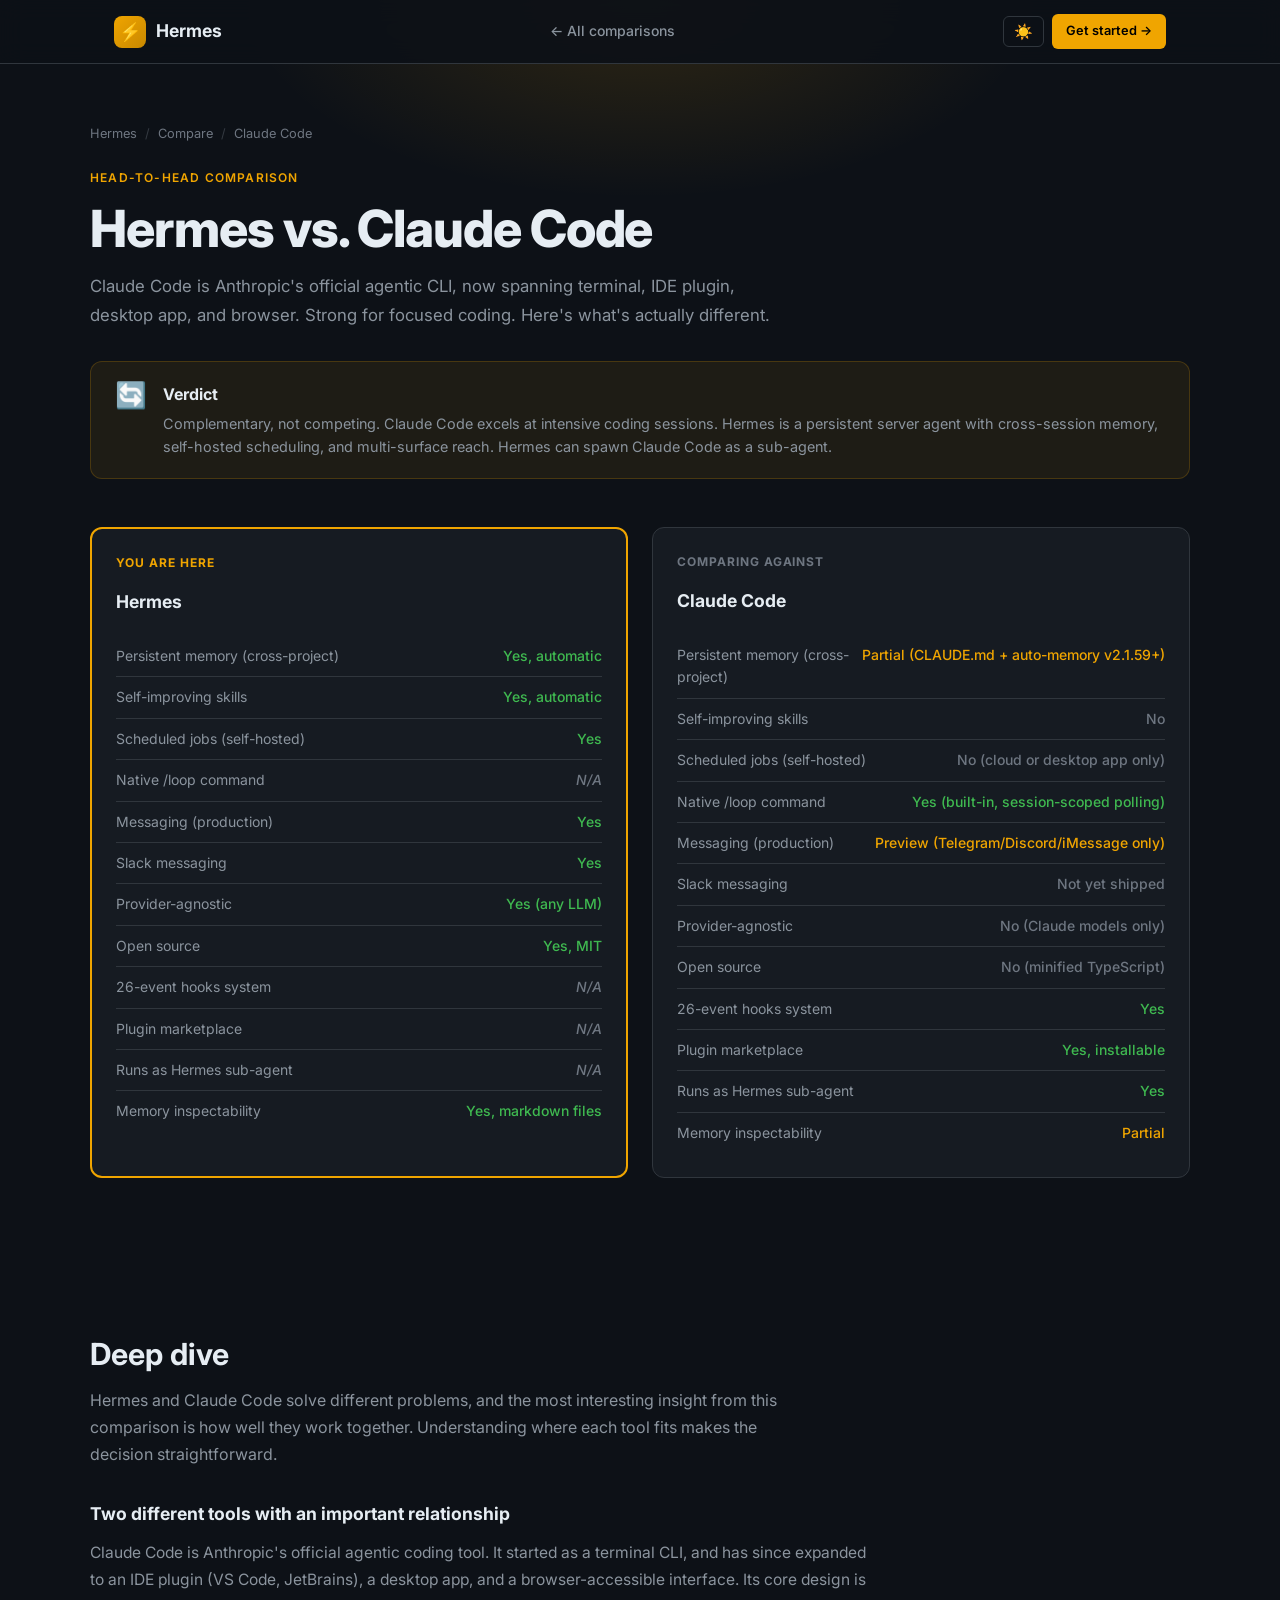
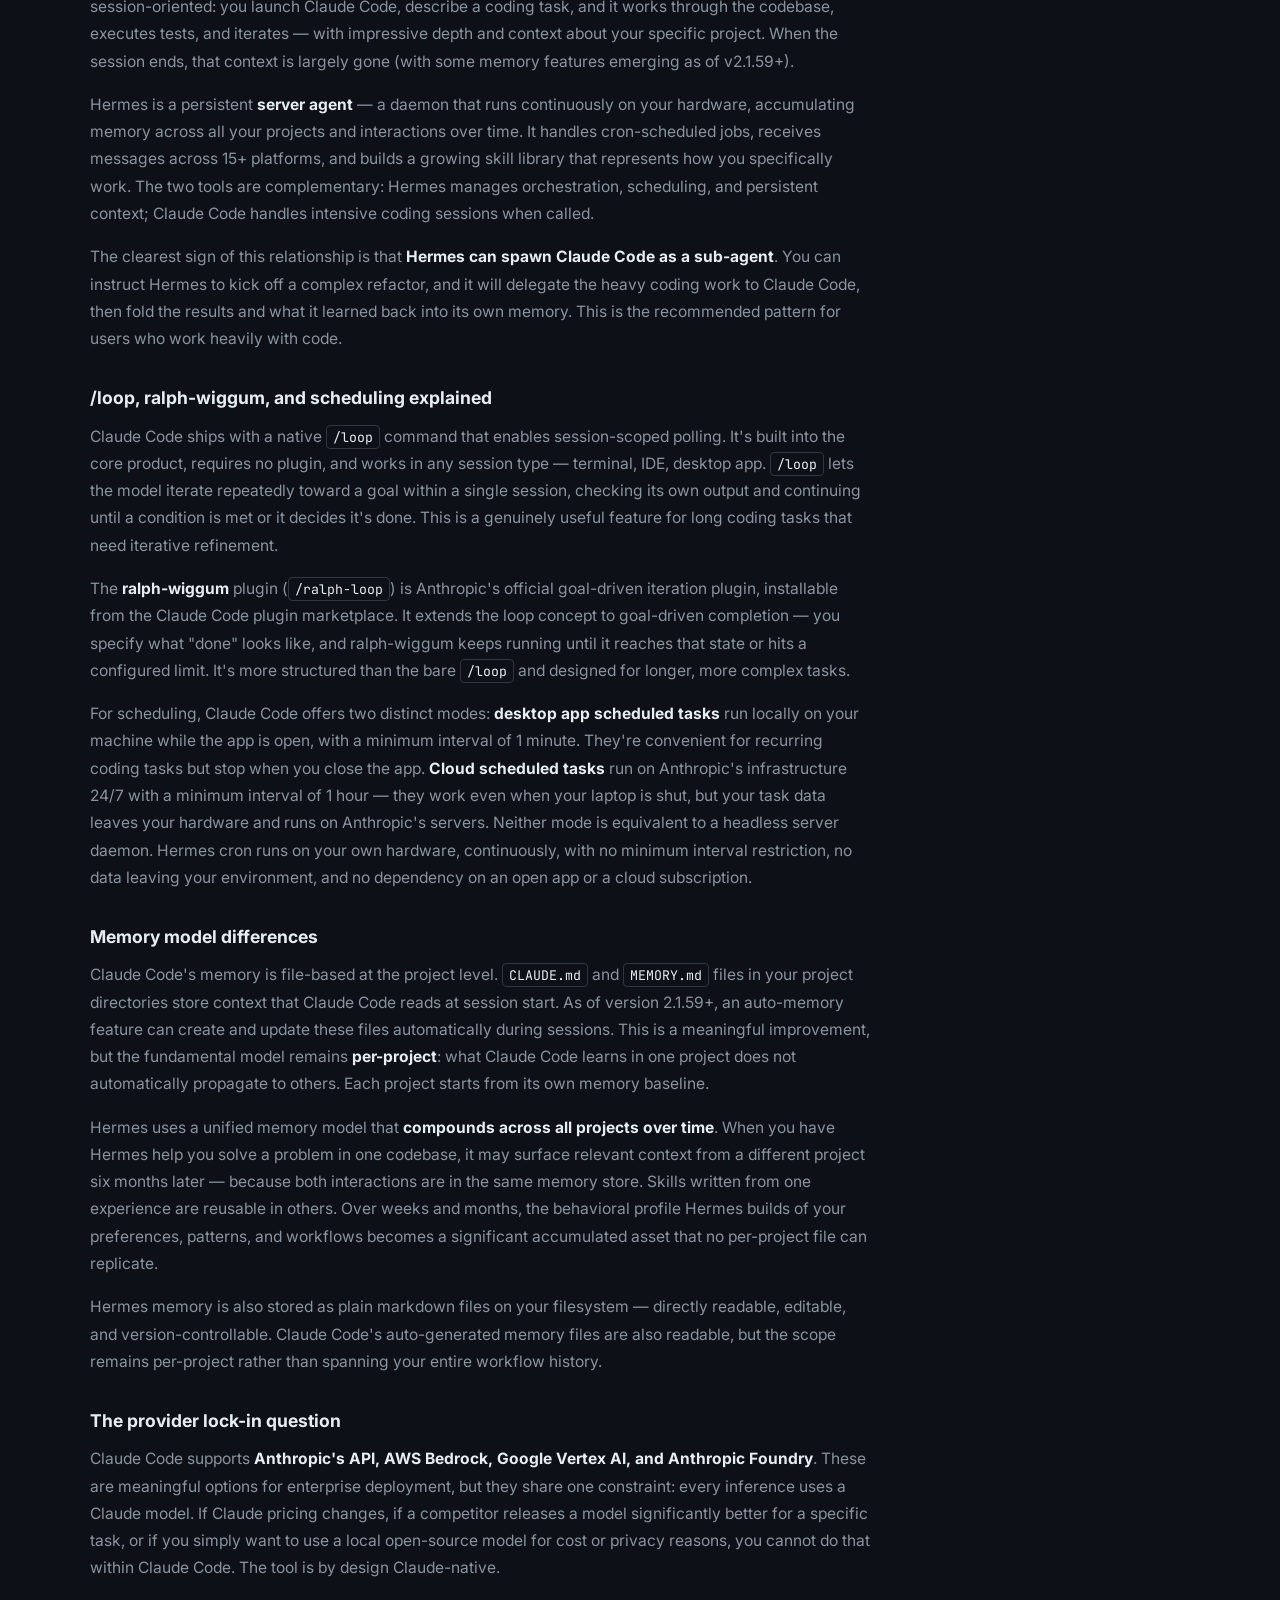
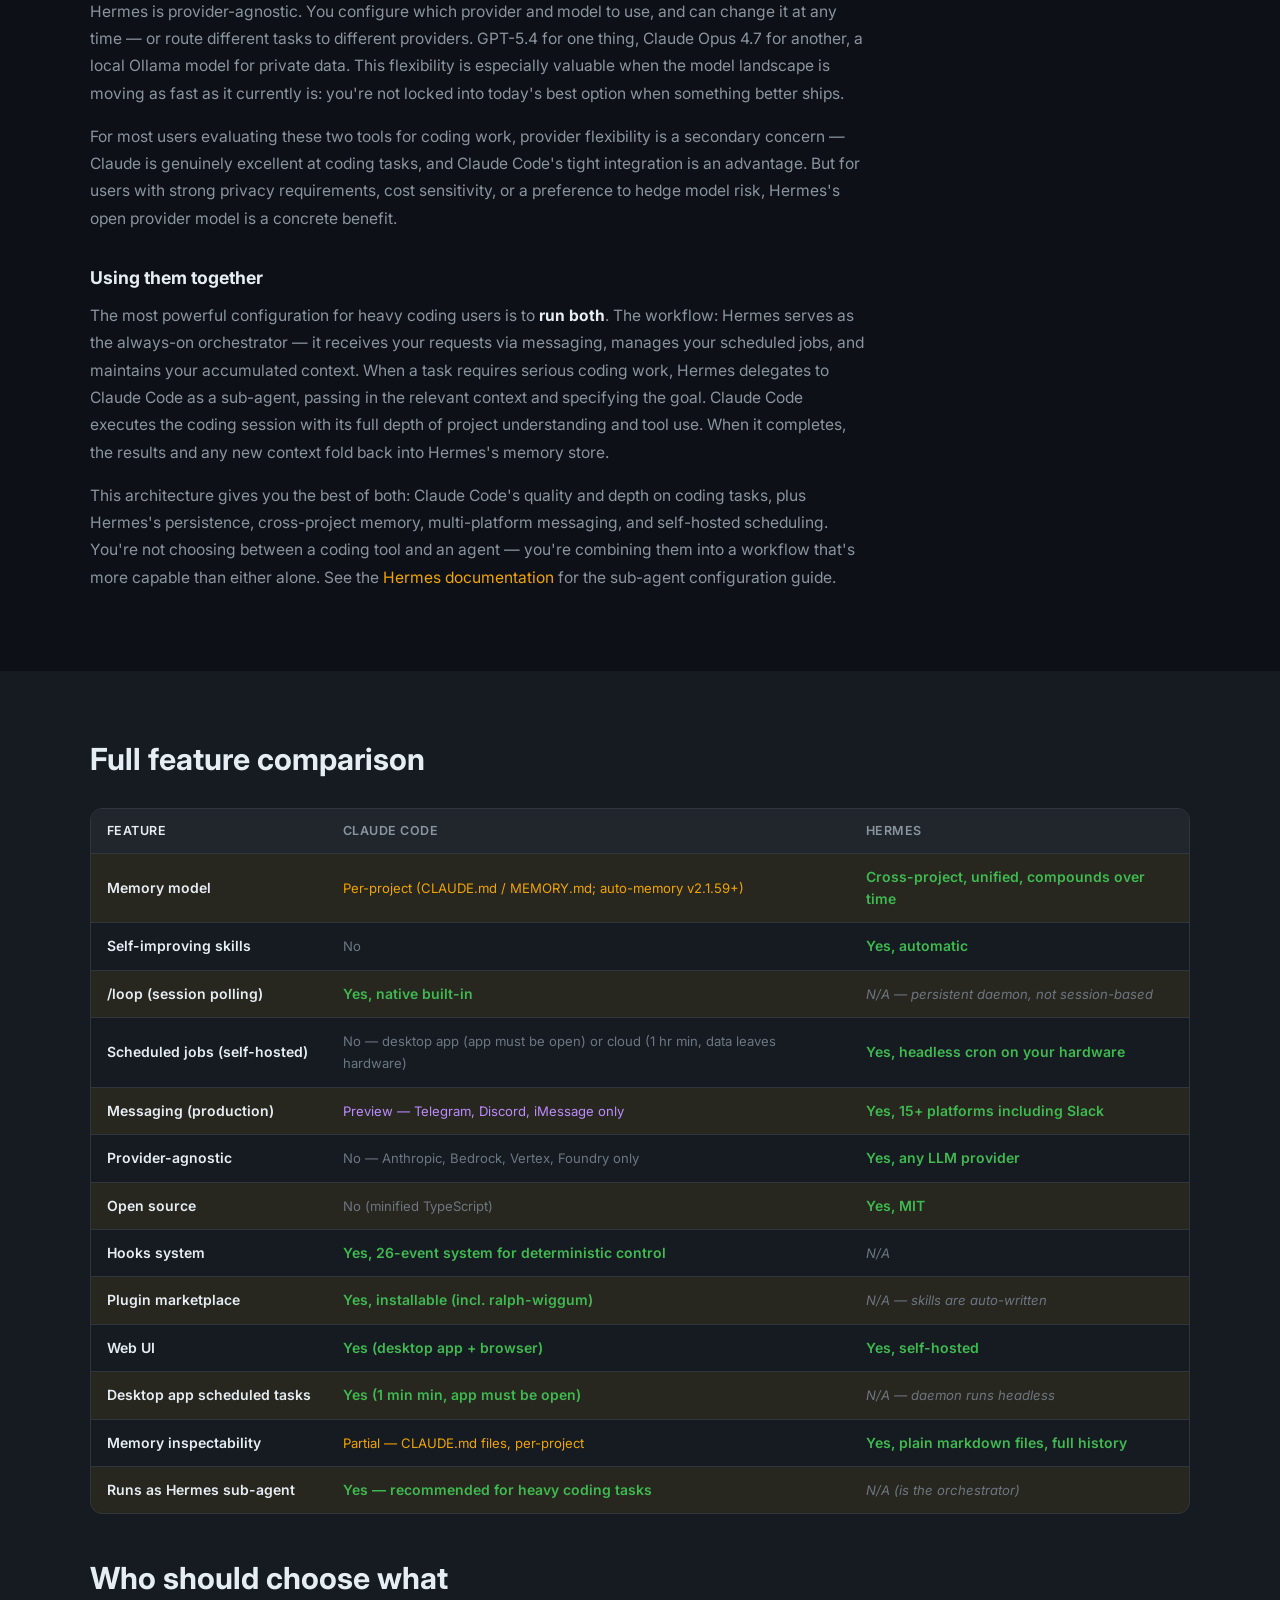
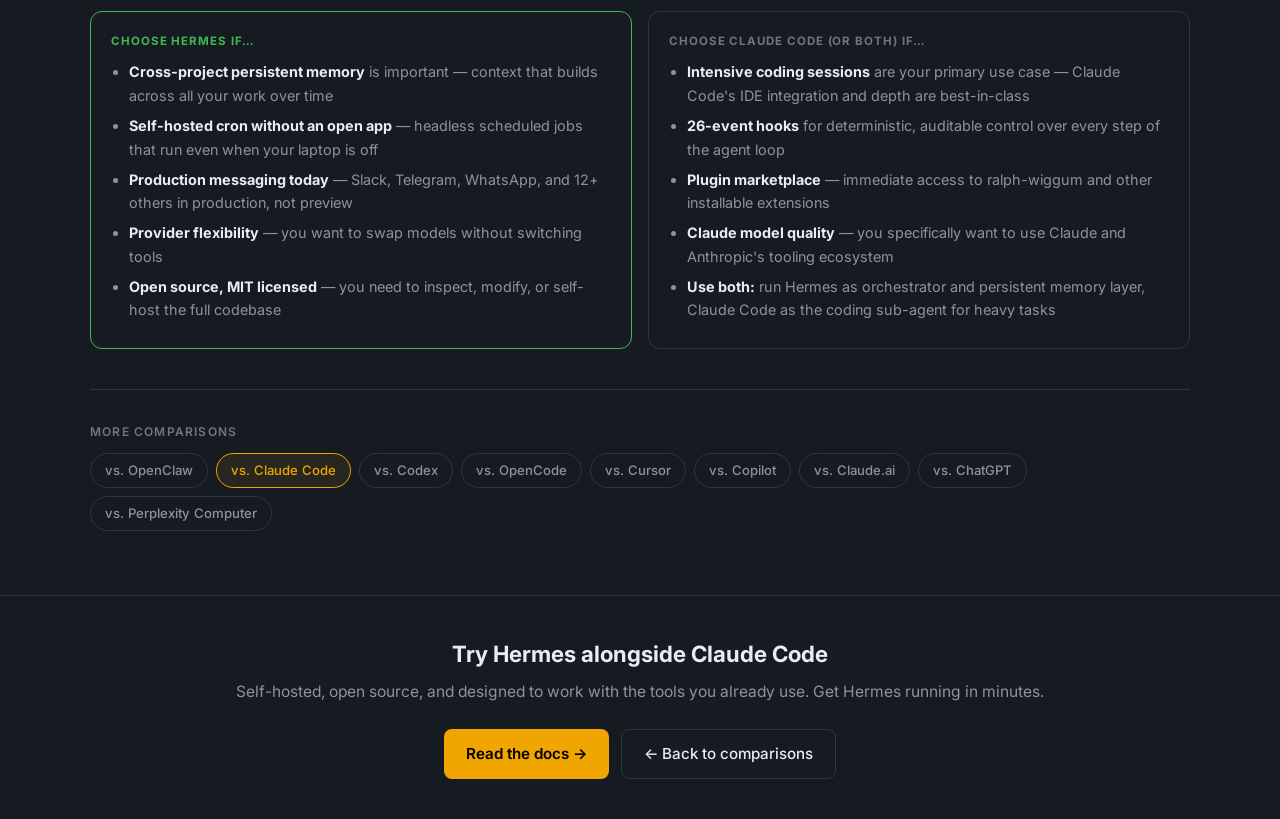
<file: compare/claude-code.html>
<!DOCTYPE html>
<html lang="en" data-theme="dark">
<head>
  <meta charset="UTF-8" />
  <meta name="viewport" content="width=device-width, initial-scale=1.0" />
  <title>Hermes vs. Claude Code | Comparison</title>
  <meta name="description" content="Claude Code is Anthropic's official agentic CLI, now spanning terminal, IDE plugin, desktop app, and browser. Strong for focused coding. Here's what's actually different." />
  <link rel="preconnect" href="https://fonts.googleapis.com" />
  <link rel="preconnect" href="https://fonts.gstatic.com" crossorigin />
  <link href="https://fonts.googleapis.com/css2?family=Inter:wght@300;400;500;600;700;800&family=JetBrains+Mono:wght@400;500&display=swap" rel="stylesheet" />
  <style>
    :root {
      --bg-primary: #0d1117;
      --bg-secondary: #161b22;
      --bg-tertiary: #21262d;
      --bg-card: #161b22;
      --bg-card-hover: #1c2128;
      --border: #30363d;
      --border-hover: #484f58;
      --text-primary: #e6edf3;
      --text-secondary: #8b949e;
      --text-muted: #6e7681;
      --accent: #f0a500;
      --accent-dim: #c88800;
      --accent-glow: rgba(240,165,0,0.15);
      --accent-subtle: rgba(240,165,0,0.08);
      --green: #3fb950;
      --red: #f85149;
      --blue: #58a6ff;
      --purple: #bc8cff;
      --nav-height: 64px;
      --radius: 8px;
      --radius-lg: 12px;
      --shadow: 0 1px 3px rgba(0,0,0,0.4),0 4px 16px rgba(0,0,0,0.3);
    }
    [data-theme="light"] {
      --bg-primary: #ffffff;
      --bg-secondary: #f6f8fa;
      --bg-tertiary: #eaeef2;
      --bg-card: #ffffff;
      --bg-card-hover: #f6f8fa;
      --border: #d0d7de;
      --border-hover: #9198a1;
      --text-primary: #1f2328;
      --text-secondary: #656d76;
      --text-muted: #9198a1;
      --accent: #c07800;
      --accent-dim: #a06000;
      --accent-glow: rgba(192,120,0,0.12);
      --accent-subtle: rgba(192,120,0,0.06);
      --green: #1a7f37;
      --red: #cf222e;
      --blue: #0969da;
      --purple: #7c3aed;
      --shadow: 0 1px 3px rgba(0,0,0,0.1),0 4px 16px rgba(0,0,0,0.06);
    }
    *,*::before,*::after{box-sizing:border-box;margin:0;padding:0}
    html{scroll-behavior:smooth;font-size:16px;overflow-x:hidden}
    body{font-family:'Inter',-apple-system,BlinkMacSystemFont,'Segoe UI',sans-serif;background:var(--bg-primary);color:var(--text-primary);line-height:1.6;transition:background 0.2s,color 0.2s;-webkit-font-smoothing:antialiased}
    a{color:var(--accent);text-decoration:none;transition:color 0.15s}
    a:hover{color:var(--accent-dim)}
    img{max-width:100%}
    ::-webkit-scrollbar{width:6px;height:6px}
    ::-webkit-scrollbar-track{background:var(--bg-secondary)}
    ::-webkit-scrollbar-thumb{background:var(--border);border-radius:3px}
    /* Nav */
    #nav{position:fixed;top:0;left:0;right:0;height:var(--nav-height);background:rgba(13,17,23,0.92);backdrop-filter:blur(12px);-webkit-backdrop-filter:blur(12px);border-bottom:1px solid var(--border);z-index:1000}
    [data-theme="light"] #nav{background:rgba(255,255,255,0.92)}
    .nav-inner{max-width:1100px;margin:0 auto;padding:0 24px;height:100%;display:flex;align-items:center;justify-content:space-between;gap:16px}
    .nav-logo{display:flex;align-items:center;gap:10px;font-weight:700;font-size:1.1rem;color:var(--text-primary);text-decoration:none;flex-shrink:0}
    .nav-logo-icon{width:32px;height:32px;background:linear-gradient(135deg,var(--accent),var(--accent-dim));border-radius:8px;display:flex;align-items:center;justify-content:center;font-size:18px;line-height:1}
    .nav-back{display:flex;align-items:center;gap:6px;color:var(--text-secondary);font-size:0.875rem;font-weight:500;padding:6px 12px;border-radius:6px;transition:color 0.15s,background 0.15s;text-decoration:none}
    .nav-back:hover{color:var(--text-primary);background:var(--bg-tertiary)}
    .btn-theme{background:none;border:1px solid var(--border);color:var(--text-secondary);cursor:pointer;padding:7px 10px;border-radius:6px;font-size:15px;line-height:1;transition:border-color 0.15s,color 0.15s,background 0.15s}
    .btn-theme:hover{border-color:var(--border-hover);color:var(--text-primary);background:var(--bg-tertiary)}
    .btn-cta{background:var(--accent);color:#000;font-size:0.8rem;font-weight:600;padding:7px 14px;border-radius:6px;border:none;cursor:pointer;text-decoration:none;display:inline-block;transition:background 0.15s,transform 0.1s;white-space:nowrap}
    .btn-cta:hover{background:var(--accent-dim);color:#000;transform:translateY(-1px)}
    /* Layout */
    main{padding-top:var(--nav-height)}
    .hero{padding:60px 24px 48px;background:var(--bg-primary)}
    .hero::before{content:'';position:absolute;top:-200px;left:50%;transform:translateX(-50%);width:800px;height:400px;background:radial-gradient(ellipse at center,var(--accent-glow) 0%,transparent 70%);pointer-events:none}
    .container{max-width:1100px;margin:0 auto;position:relative}
    .section{padding:64px 24px}
    .section-alt{background:var(--bg-secondary)}
    /* Breadcrumb */
    .breadcrumb{display:flex;align-items:center;gap:8px;font-size:0.8rem;color:var(--text-muted);margin-bottom:24px;flex-wrap:wrap}
    .breadcrumb a{color:var(--text-muted)}
    .breadcrumb a:hover{color:var(--accent)}
    .breadcrumb-sep{opacity:0.4}
    /* Hero content */
    .page-label{font-size:0.75rem;font-weight:600;letter-spacing:0.1em;text-transform:uppercase;color:var(--accent);margin-bottom:12px}
    .page-title{font-size:clamp(2rem,5vw,3.2rem);font-weight:800;line-height:1.1;letter-spacing:-0.02em;margin-bottom:16px}
    .page-sub{font-size:1.05rem;color:var(--text-secondary);max-width:680px;line-height:1.7;margin-bottom:32px}
    /* Verdict banner */
    .verdict{display:flex;align-items:flex-start;gap:16px;background:var(--accent-subtle);border:1px solid rgba(240,165,0,0.2);border-radius:var(--radius-lg);padding:20px 24px;margin-bottom:48px}
    [data-theme="light"] .verdict{border-color:rgba(192,120,0,0.2)}
    .verdict-icon{font-size:1.6rem;flex-shrink:0;line-height:1}
    .verdict-text strong{color:var(--text-primary);display:block;margin-bottom:4px;font-size:1rem}
    .verdict-text p{color:var(--text-secondary);font-size:0.9rem;line-height:1.6;margin:0}
    /* Section titles */
    .section-title{font-size:clamp(1.4rem,3vw,1.9rem);font-weight:700;margin-bottom:8px;color:var(--text-primary)}
    .section-body{font-size:1rem;color:var(--text-secondary);max-width:720px;line-height:1.7;margin-bottom:32px}
    /* Feature comparison grid */
    .feature-compare{display:grid;grid-template-columns:1fr 1fr;gap:24px;margin-bottom:40px}
    @media(max-width:700px){.feature-compare{grid-template-columns:1fr}}
    .fc-col{background:var(--bg-card);border:1px solid var(--border);border-radius:var(--radius-lg);padding:24px}
    .fc-col.hermes{border-color:var(--accent);border-width:2px}
    .fc-col-label{font-size:0.75rem;font-weight:700;letter-spacing:0.08em;text-transform:uppercase;margin-bottom:16px;color:var(--text-muted)}
    .fc-col.hermes .fc-col-label{color:var(--accent)}
    .fc-col-name{font-size:1.1rem;font-weight:700;color:var(--text-primary);margin-bottom:20px}
    .fc-row{display:flex;align-items:flex-start;gap:10px;padding:9px 0;border-bottom:1px solid var(--border)}
    .fc-row:last-child{border-bottom:none}
    .fc-key{flex:1;font-size:0.875rem;color:var(--text-secondary)}
    .fc-val{font-size:0.875rem;font-weight:500;text-align:right;min-width:60px}
    .fc-val.yes{color:var(--green)}
    .fc-val.no{color:var(--text-muted)}
    .fc-val.partial{color:var(--accent)}
    .fc-val.preview{color:var(--purple)}
    .fc-val.cloud{color:var(--blue)}
    .fc-val.na{color:var(--text-muted);font-style:italic}
    /* Narrative sections */
    .narrative{max-width:780px;min-width:0;word-break:break-word}
    .narrative h3{font-size:1.1rem;font-weight:700;color:var(--text-primary);margin:32px 0 10px}
    .narrative h3:first-child{margin-top:0}
    .narrative p{font-size:0.975rem;color:var(--text-secondary);line-height:1.75;margin-bottom:16px}
    .narrative ul{padding-left:20px;margin-bottom:16px}
    .narrative li{font-size:0.975rem;color:var(--text-secondary);line-height:1.7;margin-bottom:6px}
    .narrative strong{color:var(--text-primary)}
    .narrative a{color:var(--accent)}
    /* Inline code */
    .narrative code,.inline-code{background:#0d1117;color:#e6edf3;font-family:'JetBrains Mono',monospace;font-size:0.85em;padding:2px 6px;border-radius:4px;border:1px solid #30363d}
    /* Full comparison table */
    .table-wrap{overflow-x:auto;border-radius:var(--radius-lg);border:1px solid var(--border);margin:24px 0 40px}
    table{width:100%;border-collapse:collapse;font-size:0.875rem}
    thead th{background:var(--bg-tertiary);color:var(--text-secondary);font-weight:600;font-size:0.78rem;letter-spacing:0.04em;text-transform:uppercase;padding:12px 16px;text-align:left;border-bottom:1px solid var(--border);white-space:nowrap}
    thead th:first-child{color:var(--text-primary)}
    tbody tr{border-bottom:1px solid var(--border);transition:background 0.1s}
    tbody tr:last-child{border-bottom:none}
    tbody tr:hover{background:var(--bg-card-hover)}
    tbody tr.hl{background:var(--accent-subtle)}
    tbody tr.hl:hover{background:rgba(240,165,0,0.12)}
    tbody td{padding:12px 16px;color:var(--text-secondary);vertical-align:middle}
    tbody td:first-child{font-weight:600;color:var(--text-primary);white-space:nowrap}
    .c-yes{color:var(--green);font-weight:600}
    .c-no{color:var(--text-muted);font-size:0.82rem}
    .c-partial{color:var(--accent);font-size:0.82rem}
    .c-cloud{color:var(--blue);font-size:0.82rem}
    .c-prev{color:var(--purple);font-size:0.82rem}
    .c-na{color:var(--text-muted);font-size:0.82rem;font-style:italic}
    /* Who section */
    .who-grid{display:grid;grid-template-columns:1fr 1fr;gap:16px;margin-top:8px}
    @media(max-width:600px){.who-grid{grid-template-columns:1fr}}
    .who-card{background:var(--bg-card);border:1px solid var(--border);border-radius:var(--radius-lg);padding:20px}
    .who-card.choose-hermes{border-color:var(--green)}
    .who-card.choose-other{border-color:var(--border)}
    .who-card-label{font-size:0.72rem;font-weight:700;letter-spacing:0.08em;text-transform:uppercase;margin-bottom:10px;color:var(--text-muted)}
    .who-card.choose-hermes .who-card-label{color:var(--green)}
    .who-card ul{padding-left:18px}
    .who-card li{font-size:0.9rem;color:var(--text-secondary);line-height:1.65;margin-bottom:6px}
    .who-card strong{color:var(--text-primary)}
    /* CTA footer */
    .cta-strip{background:var(--bg-secondary);border-top:1px solid var(--border);padding:40px 24px;text-align:center}
    .cta-strip h2{font-size:1.4rem;font-weight:700;margin-bottom:8px}
    .cta-strip p{color:var(--text-secondary);margin-bottom:24px;font-size:0.975rem}
    .cta-btns{display:flex;gap:12px;justify-content:center;flex-wrap:wrap}
    .btn-primary{display:inline-flex;align-items:center;gap:6px;background:var(--accent);color:#000;font-weight:600;font-size:0.95rem;padding:12px 22px;border-radius:8px;transition:background 0.15s,transform 0.1s}
    .btn-primary:hover{background:var(--accent-dim);color:#000;transform:translateY(-1px)}
    .btn-secondary{display:inline-flex;align-items:center;gap:6px;background:var(--bg-card);border:1px solid var(--border);color:var(--text-primary);font-weight:500;font-size:0.95rem;padding:12px 22px;border-radius:8px;transition:border-color 0.15s,background 0.15s}
    .btn-secondary:hover{border-color:var(--border-hover);background:var(--bg-card-hover);color:var(--text-primary)}
    /* Nav between compare pages */
    .compare-nav{display:flex;flex-wrap:wrap;gap:8px;margin-top:40px;padding-top:32px;border-top:1px solid var(--border)}
    .compare-nav-label{width:100%;font-size:0.75rem;font-weight:600;letter-spacing:0.1em;text-transform:uppercase;color:var(--text-muted);margin-bottom:4px}
    .cpill{display:inline-block;padding:6px 14px;border:1px solid var(--border);border-radius:100px;font-size:0.82rem;font-weight:500;color:var(--text-secondary);transition:border-color 0.15s,color 0.15s,background 0.15s}
    .cpill:hover{border-color:var(--accent);color:var(--accent);background:var(--accent-subtle)}
    .cpill.active{border-color:var(--accent);color:var(--accent);background:var(--accent-subtle)}
    /* Responsive */
    /* ── Mobile nav: prevent 3-item nav overflow ── */
    @media(max-width:640px){
      .nav-back{display:none}
      .btn-cta{display:none}
      .nav-inner{gap:8px}
    }
    @media(max-width:768px){
      .section{padding:48px 16px}
      .hero{padding:48px 16px 36px}
      .feature-compare{grid-template-columns:1fr}
    }
  
    /* HAMBURGER */
    .hamburger{display:none;flex-direction:column;gap:5px;cursor:pointer;padding:6px;border:1px solid var(--border);border-radius:6px;background:none;transition:border-color 0.15s;flex-shrink:0}
    .hamburger:hover{border-color:var(--accent)}
    .hamburger span{display:block;width:20px;height:2px;background:var(--text-secondary);border-radius:2px;transition:transform 0.2s,opacity 0.2s}
    .hamburger.open span:nth-child(1){transform:translateY(7px) rotate(45deg)}
    .hamburger.open span:nth-child(2){opacity:0}
    .hamburger.open span:nth-child(3){transform:translateY(-7px) rotate(-45deg)}
    #compare-mobile-menu{display:none;position:fixed;top:var(--nav-height,64px);left:0;right:0;background:var(--bg-secondary,#161b22);border-bottom:1px solid var(--border,#30363d);padding:16px 24px;z-index:999;flex-direction:column;gap:4px}
    #compare-mobile-menu.open{display:flex}
    #compare-mobile-menu a{color:var(--text-secondary,#8b949e);font-size:0.95rem;font-weight:500;padding:10px 12px;border-radius:6px;text-decoration:none;transition:color 0.15s,background 0.15s}
    #compare-mobile-menu a:hover{color:var(--text-primary,#e6edf3);background:var(--bg-tertiary,#21262d)}
    #compare-mobile-menu a.accent{color:var(--accent,#f0a500)}
    #compare-mobile-menu .menu-divider{height:1px;background:var(--border,#30363d);margin:4px 0}
    @media(max-width:640px){
      .hamburger{display:flex}
      .btn-cta{display:none}
      .nav-back{display:none}
    }
    </style>
</head>
<body>

<nav id="nav">
  <div class="nav-inner">
    <a href="../index.html" class="nav-logo">
      <div class="nav-logo-icon">⚡</div>
      Hermes
    </a>
    <a href="../index.html#compare" class="nav-back"><span>← All comparisons</span></a>
    <div style="display:flex;align-items:center;gap:8px;flex-shrink:0">
      <button class="btn-theme" id="theme-toggle" aria-label="Toggle theme">🌙</button>
      <a href="https://hermes-agent.nousresearch.com/docs/getting-started/installation" class="btn-cta" target="_blank" rel="noopener">Get started →</a>
    </div>
  </div>
  <button class="hamburger" id="compare-hamburger" aria-label="Open menu" aria-expanded="false"><span></span><span></span><span></span></button>
</nav>

<div id="compare-mobile-menu">
  <a href="../index.html">⚡ Hermes Home</a>
  <a href="../index.html#compare">← All comparisons</a>
  <div class="menu-divider"></div>
  <a href="../eli5/" class="accent">🧠 ELI5</a>
  <a href="../models/" class="accent">🤖 Best Models</a>
  <a href="../community/" class="accent">🌎 Community</a>
  <a href="https://hermes-agent.nousresearch.com/docs/getting-started/installation" target="_blank" rel="noopener" class="accent">Get started →</a>
</div>

<main>
  <div class="hero">
    <div class="container">
      <nav class="breadcrumb" aria-label="Breadcrumb">
        <a href="../index.html">Hermes</a>
        <span class="breadcrumb-sep">/</span>
        <a href="../index.html#compare">Compare</a>
        <span class="breadcrumb-sep">/</span>
        <span>Claude Code</span>
      </nav>

      <div class="page-label">Head-to-head comparison</div>
      <h1 class="page-title">Hermes vs. Claude Code</h1>
      <p class="page-sub">Claude Code is Anthropic's official agentic CLI, now spanning terminal, IDE plugin, desktop app, and browser. Strong for focused coding. Here's what's actually different.</p>

      <div class="verdict">
        <div class="verdict-icon">🔄</div>
        <div class="verdict-text">
          <strong>Verdict</strong>
          <p>Complementary, not competing. Claude Code excels at intensive coding sessions. Hermes is a persistent server agent with cross-session memory, self-hosted scheduling, and multi-surface reach. Hermes can spawn Claude Code as a sub-agent.</p>
        </div>
      </div>

      <div class="feature-compare">
        <div class="fc-col hermes">
          <div class="fc-col-label">You are here</div>
          <div class="fc-col-name">Hermes</div>
          <div class="fc-row"><span class="fc-key">Persistent memory (cross-project)</span><span class="fc-val yes">Yes, automatic</span></div>
          <div class="fc-row"><span class="fc-key">Self-improving skills</span><span class="fc-val yes">Yes, automatic</span></div>
          <div class="fc-row"><span class="fc-key">Scheduled jobs (self-hosted)</span><span class="fc-val yes">Yes</span></div>
          <div class="fc-row"><span class="fc-key">Native /loop command</span><span class="fc-val na">N/A</span></div>
          <div class="fc-row"><span class="fc-key">Messaging (production)</span><span class="fc-val yes">Yes</span></div>
          <div class="fc-row"><span class="fc-key">Slack messaging</span><span class="fc-val yes">Yes</span></div>
          <div class="fc-row"><span class="fc-key">Provider-agnostic</span><span class="fc-val yes">Yes (any LLM)</span></div>
          <div class="fc-row"><span class="fc-key">Open source</span><span class="fc-val yes">Yes, MIT</span></div>
          <div class="fc-row"><span class="fc-key">26-event hooks system</span><span class="fc-val na">N/A</span></div>
          <div class="fc-row"><span class="fc-key">Plugin marketplace</span><span class="fc-val na">N/A</span></div>
          <div class="fc-row"><span class="fc-key">Runs as Hermes sub-agent</span><span class="fc-val na">N/A</span></div>
          <div class="fc-row"><span class="fc-key">Memory inspectability</span><span class="fc-val yes">Yes, markdown files</span></div>
        </div>
        <div class="fc-col">
          <div class="fc-col-label">Comparing against</div>
          <div class="fc-col-name">Claude Code</div>
          <div class="fc-row"><span class="fc-key">Persistent memory (cross-project)</span><span class="fc-val partial">Partial (CLAUDE.md + auto-memory v2.1.59+)</span></div>
          <div class="fc-row"><span class="fc-key">Self-improving skills</span><span class="fc-val no">No</span></div>
          <div class="fc-row"><span class="fc-key">Scheduled jobs (self-hosted)</span><span class="fc-val no">No (cloud or desktop app only)</span></div>
          <div class="fc-row"><span class="fc-key">Native /loop command</span><span class="fc-val yes">Yes (built-in, session-scoped polling)</span></div>
          <div class="fc-row"><span class="fc-key">Messaging (production)</span><span class="fc-val partial">Preview (Telegram/Discord/iMessage only)</span></div>
          <div class="fc-row"><span class="fc-key">Slack messaging</span><span class="fc-val no">Not yet shipped</span></div>
          <div class="fc-row"><span class="fc-key">Provider-agnostic</span><span class="fc-val no">No (Claude models only)</span></div>
          <div class="fc-row"><span class="fc-key">Open source</span><span class="fc-val no">No (minified TypeScript)</span></div>
          <div class="fc-row"><span class="fc-key">26-event hooks system</span><span class="fc-val yes">Yes</span></div>
          <div class="fc-row"><span class="fc-key">Plugin marketplace</span><span class="fc-val yes">Yes, installable</span></div>
          <div class="fc-row"><span class="fc-key">Runs as Hermes sub-agent</span><span class="fc-val yes">Yes</span></div>
          <div class="fc-row"><span class="fc-key">Memory inspectability</span><span class="fc-val partial">Partial</span></div>
        </div>
      </div>
    </div>
  </div>

  <!-- Narrative -->
  <section class="section">
    <div class="container">
      <h2 class="section-title">Deep dive</h2>
      <p class="section-body">Hermes and Claude Code solve different problems, and the most interesting insight from this comparison is how well they work together. Understanding where each tool fits makes the decision straightforward.</p>

      <div class="narrative">

        <h3>Two different tools with an important relationship</h3>
        <p>Claude Code is Anthropic's official agentic coding tool. It started as a terminal CLI, and has since expanded to an IDE plugin (VS Code, JetBrains), a desktop app, and a browser-accessible interface. Its core design is session-oriented: you launch Claude Code, describe a coding task, and it works through the codebase, executes tests, and iterates — with impressive depth and context about your specific project. When the session ends, that context is largely gone (with some memory features emerging as of v2.1.59+).</p>
        <p>Hermes is a persistent <strong>server agent</strong> — a daemon that runs continuously on your hardware, accumulating memory across all your projects and interactions over time. It handles cron-scheduled jobs, receives messages across 15+ platforms, and builds a growing skill library that represents how you specifically work. The two tools are complementary: Hermes manages orchestration, scheduling, and persistent context; Claude Code handles intensive coding sessions when called.</p>
        <p>The clearest sign of this relationship is that <strong>Hermes can spawn Claude Code as a sub-agent</strong>. You can instruct Hermes to kick off a complex refactor, and it will delegate the heavy coding work to Claude Code, then fold the results and what it learned back into its own memory. This is the recommended pattern for users who work heavily with code.</p>

        <h3>/loop, ralph-wiggum, and scheduling explained</h3>
        <p>Claude Code ships with a native <code>/loop</code> command that enables session-scoped polling. It's built into the core product, requires no plugin, and works in any session type — terminal, IDE, desktop app. <code>/loop</code> lets the model iterate repeatedly toward a goal within a single session, checking its own output and continuing until a condition is met or it decides it's done. This is a genuinely useful feature for long coding tasks that need iterative refinement.</p>
        <p>The <strong>ralph-wiggum</strong> plugin (<code>/ralph-loop</code>) is Anthropic's official goal-driven iteration plugin, installable from the Claude Code plugin marketplace. It extends the loop concept to goal-driven completion — you specify what "done" looks like, and ralph-wiggum keeps running until it reaches that state or hits a configured limit. It's more structured than the bare <code>/loop</code> and designed for longer, more complex tasks.</p>
        <p>For scheduling, Claude Code offers two distinct modes: <strong>desktop app scheduled tasks</strong> run locally on your machine while the app is open, with a minimum interval of 1 minute. They're convenient for recurring coding tasks but stop when you close the app. <strong>Cloud scheduled tasks</strong> run on Anthropic's infrastructure 24/7 with a minimum interval of 1 hour — they work even when your laptop is shut, but your task data leaves your hardware and runs on Anthropic's servers. Neither mode is equivalent to a headless server daemon. Hermes cron runs on your own hardware, continuously, with no minimum interval restriction, no data leaving your environment, and no dependency on an open app or a cloud subscription.</p>

        <h3>Memory model differences</h3>
        <p>Claude Code's memory is file-based at the project level. <code>CLAUDE.md</code> and <code>MEMORY.md</code> files in your project directories store context that Claude Code reads at session start. As of version 2.1.59+, an auto-memory feature can create and update these files automatically during sessions. This is a meaningful improvement, but the fundamental model remains <strong>per-project</strong>: what Claude Code learns in one project does not automatically propagate to others. Each project starts from its own memory baseline.</p>
        <p>Hermes uses a unified memory model that <strong>compounds across all projects over time</strong>. When you have Hermes help you solve a problem in one codebase, it may surface relevant context from a different project six months later — because both interactions are in the same memory store. Skills written from one experience are reusable in others. Over weeks and months, the behavioral profile Hermes builds of your preferences, patterns, and workflows becomes a significant accumulated asset that no per-project file can replicate.</p>
        <p>Hermes memory is also stored as plain markdown files on your filesystem — directly readable, editable, and version-controllable. Claude Code's auto-generated memory files are also readable, but the scope remains per-project rather than spanning your entire workflow history.</p>

        <h3>The provider lock-in question</h3>
        <p>Claude Code supports <strong>Anthropic's API, AWS Bedrock, Google Vertex AI, and Anthropic Foundry</strong>. These are meaningful options for enterprise deployment, but they share one constraint: every inference uses a Claude model. If Claude pricing changes, if a competitor releases a model significantly better for a specific task, or if you simply want to use a local open-source model for cost or privacy reasons, you cannot do that within Claude Code. The tool is by design Claude-native.</p>
        <p>Hermes is provider-agnostic. You configure which provider and model to use, and can change it at any time — or route different tasks to different providers. GPT-5.4 for one thing, Claude Opus 4.7 for another, a local Ollama model for private data. This flexibility is especially valuable when the model landscape is moving as fast as it currently is: you're not locked into today's best option when something better ships.</p>
        <p>For most users evaluating these two tools for coding work, provider flexibility is a secondary concern — Claude is genuinely excellent at coding tasks, and Claude Code's tight integration is an advantage. But for users with strong privacy requirements, cost sensitivity, or a preference to hedge model risk, Hermes's open provider model is a concrete benefit.</p>

        <h3>Using them together</h3>
        <p>The most powerful configuration for heavy coding users is to <strong>run both</strong>. The workflow: Hermes serves as the always-on orchestrator — it receives your requests via messaging, manages your scheduled jobs, and maintains your accumulated context. When a task requires serious coding work, Hermes delegates to Claude Code as a sub-agent, passing in the relevant context and specifying the goal. Claude Code executes the coding session with its full depth of project understanding and tool use. When it completes, the results and any new context fold back into Hermes's memory store.</p>
        <p>This architecture gives you the best of both: Claude Code's quality and depth on coding tasks, plus Hermes's persistence, cross-project memory, multi-platform messaging, and self-hosted scheduling. You're not choosing between a coding tool and an agent — you're combining them into a workflow that's more capable than either alone. See the <a href="https://hermes-agent.nousresearch.com/docs/" target="_blank" rel="noopener">Hermes documentation</a> for the sub-agent configuration guide.</p>

      </div>
    </div>
  </section>

  <!-- Full table -->
  <section class="section section-alt">
    <div class="container">
      <h2 class="section-title">Full feature comparison</h2>
      <div class="table-wrap">
        <table>
          <thead>
            <tr>
              <th>Feature</th>
              <th>Claude Code</th>
              <th>Hermes</th>
            </tr>
          </thead>
          <tbody>
            <tr class="hl">
              <td>Memory model</td>
              <td><span class="c-partial">Per-project (CLAUDE.md / MEMORY.md; auto-memory v2.1.59+)</span></td>
              <td><span class="c-yes">Cross-project, unified, compounds over time</span></td>
            </tr>
            <tr>
              <td>Self-improving skills</td>
              <td><span class="c-no">No</span></td>
              <td><span class="c-yes">Yes, automatic</span></td>
            </tr>
            <tr class="hl">
              <td>/loop (session polling)</td>
              <td><span class="c-yes">Yes, native built-in</span></td>
              <td><span class="c-na">N/A — persistent daemon, not session-based</span></td>
            </tr>
            <tr>
              <td>Scheduled jobs (self-hosted)</td>
              <td><span class="c-no">No — desktop app (app must be open) or cloud (1 hr min, data leaves hardware)</span></td>
              <td><span class="c-yes">Yes, headless cron on your hardware</span></td>
            </tr>
            <tr class="hl">
              <td>Messaging (production)</td>
              <td><span class="c-prev">Preview — Telegram, Discord, iMessage only</span></td>
              <td><span class="c-yes">Yes, 15+ platforms including Slack</span></td>
            </tr>
            <tr>
              <td>Provider-agnostic</td>
              <td><span class="c-no">No — Anthropic, Bedrock, Vertex, Foundry only</span></td>
              <td><span class="c-yes">Yes, any LLM provider</span></td>
            </tr>
            <tr class="hl">
              <td>Open source</td>
              <td><span class="c-no">No (minified TypeScript)</span></td>
              <td><span class="c-yes">Yes, MIT</span></td>
            </tr>
            <tr>
              <td>Hooks system</td>
              <td><span class="c-yes">Yes, 26-event system for deterministic control</span></td>
              <td><span class="c-na">N/A</span></td>
            </tr>
            <tr class="hl">
              <td>Plugin marketplace</td>
              <td><span class="c-yes">Yes, installable (incl. ralph-wiggum)</span></td>
              <td><span class="c-na">N/A — skills are auto-written</span></td>
            </tr>
            <tr>
              <td>Web UI</td>
              <td><span class="c-yes">Yes (desktop app + browser)</span></td>
              <td><span class="c-yes">Yes, self-hosted</span></td>
            </tr>
            <tr class="hl">
              <td>Desktop app scheduled tasks</td>
              <td><span class="c-yes">Yes (1 min min, app must be open)</span></td>
              <td><span class="c-na">N/A — daemon runs headless</span></td>
            </tr>
            <tr>
              <td>Memory inspectability</td>
              <td><span class="c-partial">Partial — CLAUDE.md files, per-project</span></td>
              <td><span class="c-yes">Yes, plain markdown files, full history</span></td>
            </tr>
            <tr class="hl">
              <td>Runs as Hermes sub-agent</td>
              <td><span class="c-yes">Yes — recommended for heavy coding tasks</span></td>
              <td><span class="c-na">N/A (is the orchestrator)</span></td>
            </tr>
          </tbody>
        </table>
      </div>

      <!-- Who section -->
      <h2 class="section-title" style="margin-top:40px">Who should choose what</h2>
      <div class="who-grid">
        <div class="who-card choose-hermes">
          <div class="who-card-label">Choose Hermes if…</div>
          <ul>
            <li><strong>Cross-project persistent memory</strong> is important — context that builds across all your work over time</li>
            <li><strong>Self-hosted cron without an open app</strong> — headless scheduled jobs that run even when your laptop is off</li>
            <li><strong>Production messaging today</strong> — Slack, Telegram, WhatsApp, and 12+ others in production, not preview</li>
            <li><strong>Provider flexibility</strong> — you want to swap models without switching tools</li>
            <li><strong>Open source, MIT licensed</strong> — you need to inspect, modify, or self-host the full codebase</li>
          </ul>
        </div>
        <div class="who-card choose-other">
          <div class="who-card-label">Choose Claude Code (or both) if…</div>
          <ul>
            <li><strong>Intensive coding sessions</strong> are your primary use case — Claude Code's IDE integration and depth are best-in-class</li>
            <li><strong>26-event hooks</strong> for deterministic, auditable control over every step of the agent loop</li>
            <li><strong>Plugin marketplace</strong> — immediate access to ralph-wiggum and other installable extensions</li>
            <li><strong>Claude model quality</strong> — you specifically want to use Claude and Anthropic's tooling ecosystem</li>
            <li><strong>Use both:</strong> run Hermes as orchestrator and persistent memory layer, Claude Code as the coding sub-agent for heavy tasks</li>
          </ul>
        </div>
      </div>

      <!-- Compare nav pills -->
      <div class="compare-nav">
        <div class="compare-nav-label">More comparisons</div>
        <a href="openclaw.html" class="cpill">vs. OpenClaw</a>
        <a href="claude-code.html" class="cpill active">vs. Claude Code</a>
        <a href="codex.html" class="cpill">vs. Codex</a>
        <a href="opencode.html" class="cpill">vs. OpenCode</a>
        <a href="cursor.html" class="cpill">vs. Cursor</a>
        <a href="copilot.html" class="cpill">vs. Copilot</a>
        <a href="claude-ai.html" class="cpill">vs. Claude.ai</a>
        <a href="chatgpt.html" class="cpill">vs. ChatGPT</a>
        <a href="perplexity-computer.html" class="cpill">vs. Perplexity Computer</a>
      </div>
    </div>
  </section>

  <!-- CTA strip -->
  <div class="cta-strip">
    <h2>Try Hermes alongside Claude Code</h2>
    <p>Self-hosted, open source, and designed to work with the tools you already use. Get Hermes running in minutes.</p>
    <div class="cta-btns">
      <a href="https://hermes-agent.nousresearch.com/docs/getting-started/installation" class="btn-primary" target="_blank" rel="noopener">Read the docs →</a>
      <a href="../index.html#compare" class="btn-secondary">← Back to comparisons</a>
    </div>
  </div>
</main>

<script>
  const html = document.documentElement;
  const toggle = document.getElementById('theme-toggle');
  function setTheme(t) {
    html.setAttribute('data-theme', t);
    localStorage.setItem('theme', t);
    toggle.textContent = t === 'light' ? '🌙' : '☀️';
  }
  const saved = localStorage.getItem('theme');
  const prefersDark = window.matchMedia('(prefers-color-scheme: dark)').matches;
  if (saved) setTheme(saved);
  else if (!prefersDark) setTheme('light');
  else setTheme('dark');
  toggle.addEventListener('click', () => setTheme(html.getAttribute('data-theme') === 'dark' ? 'light' : 'dark'));
</script>

</body>
</html>
</file>
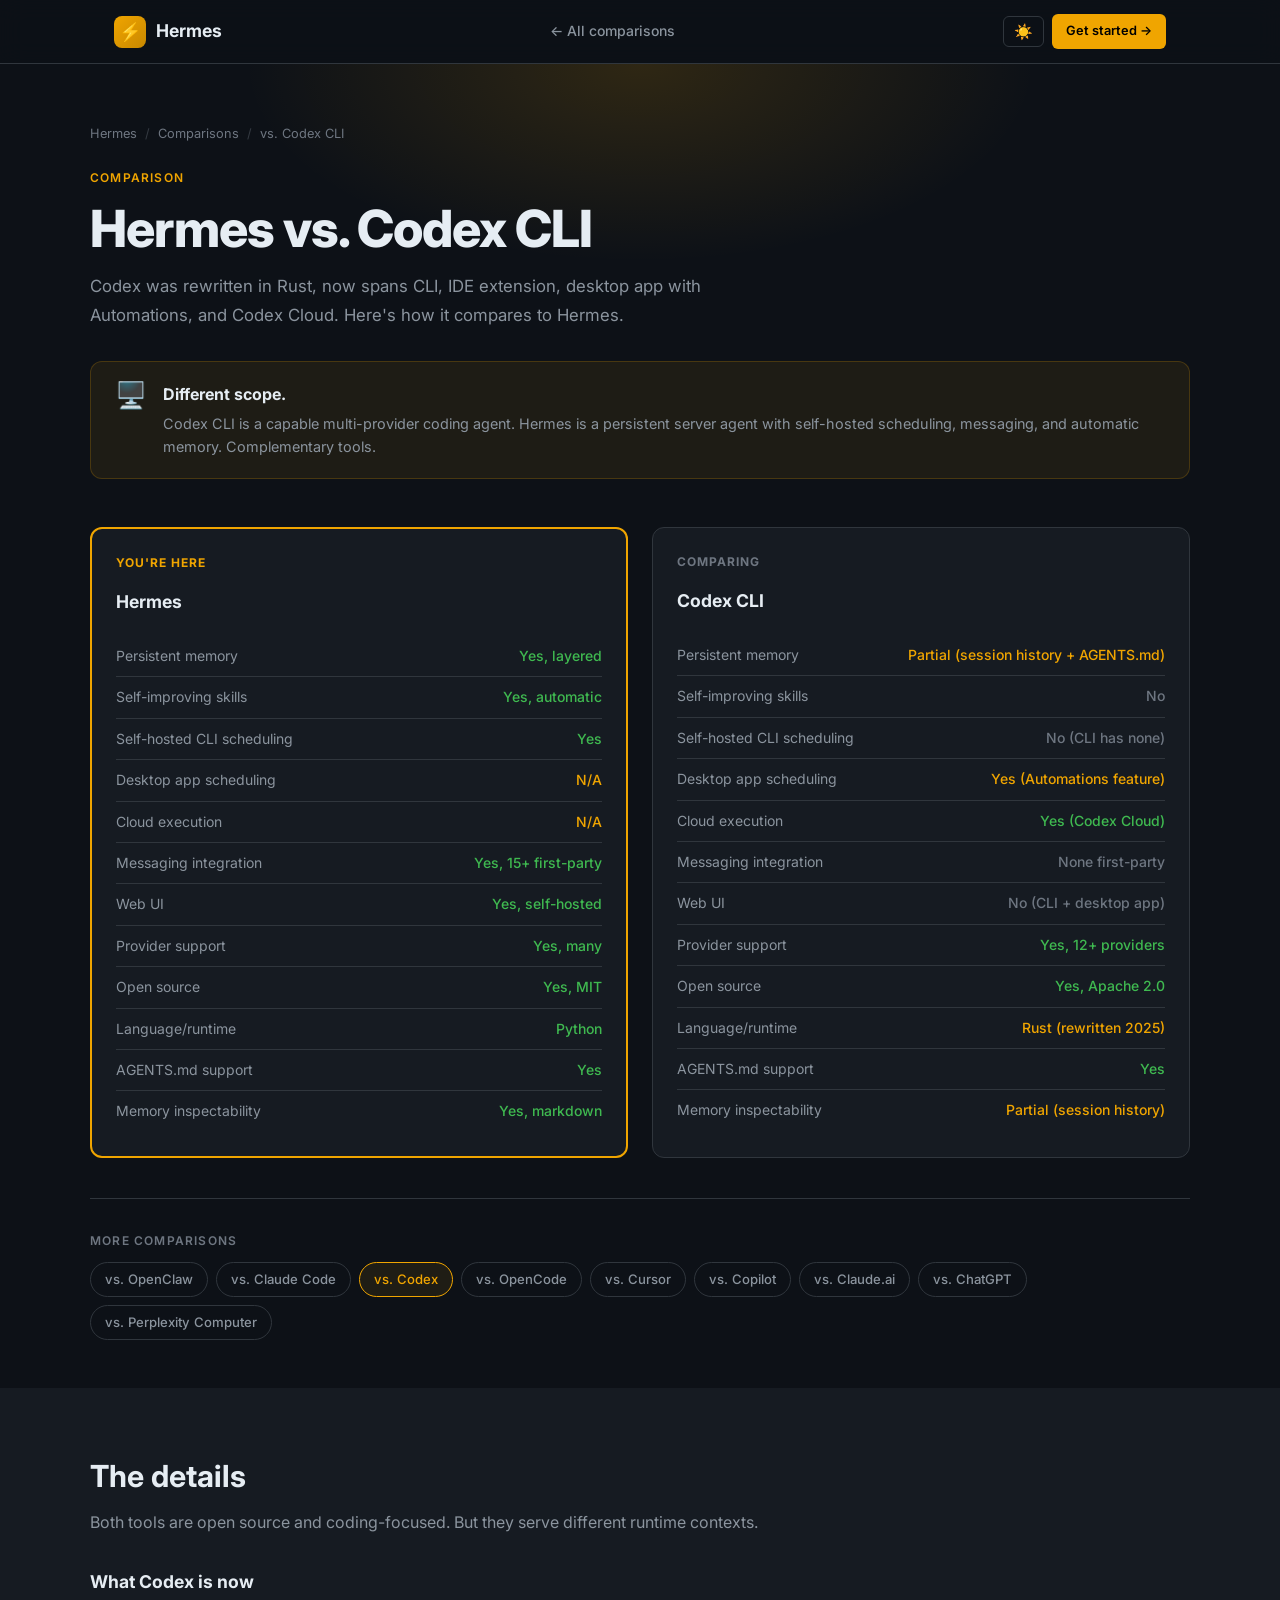
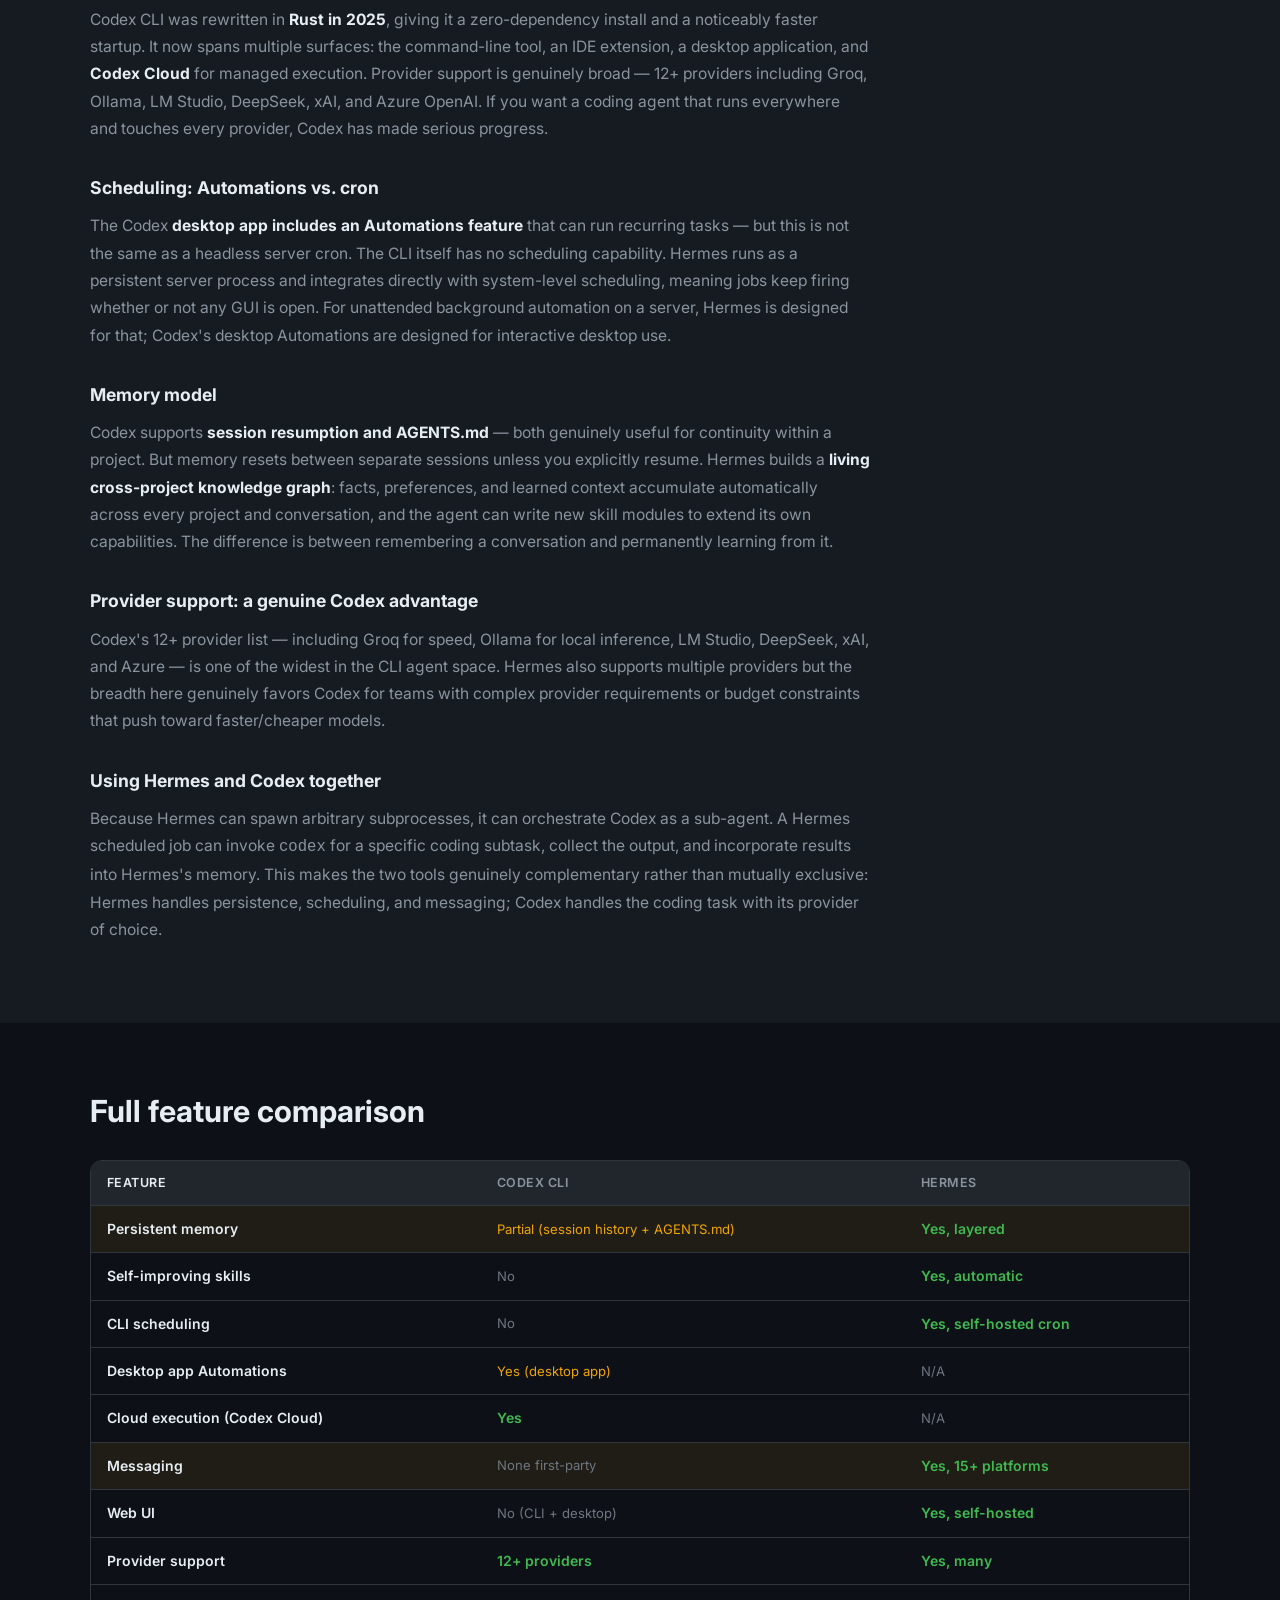
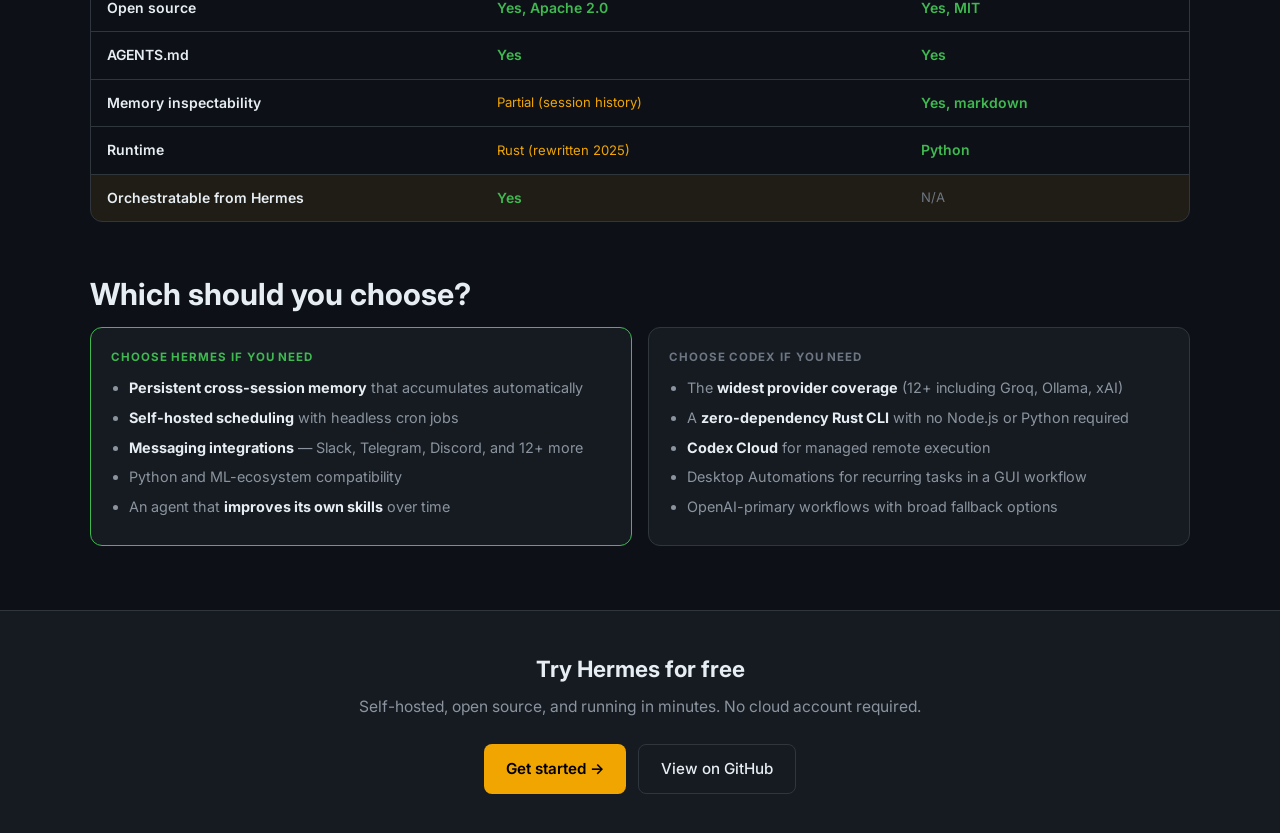
<file: compare/codex.html>
<!DOCTYPE html>
<html lang="en" data-theme="dark">
<head>
  <meta charset="UTF-8" />
  <meta name="viewport" content="width=device-width, initial-scale=1.0" />
  <title>Hermes vs. Codex CLI | Comparison</title>
  <meta name="description" content="Codex was rewritten in Rust, now spans CLI, IDE extension, desktop app with Automations, and Codex Cloud. Here's how it compares to Hermes." />
  <link rel="preconnect" href="https://fonts.googleapis.com" />
  <link rel="preconnect" href="https://fonts.gstatic.com" crossorigin />
  <link href="https://fonts.googleapis.com/css2?family=Inter:wght@300;400;500;600;700;800&family=JetBrains+Mono:wght@400;500&display=swap" rel="stylesheet" />
  <style>
    :root {
      --bg-primary: #0d1117;
      --bg-secondary: #161b22;
      --bg-tertiary: #21262d;
      --bg-card: #161b22;
      --bg-card-hover: #1c2128;
      --border: #30363d;
      --border-hover: #484f58;
      --text-primary: #e6edf3;
      --text-secondary: #8b949e;
      --text-muted: #6e7681;
      --accent: #f0a500;
      --accent-dim: #c88800;
      --accent-glow: rgba(240,165,0,0.15);
      --accent-subtle: rgba(240,165,0,0.08);
      --green: #3fb950;
      --red: #f85149;
      --blue: #58a6ff;
      --purple: #bc8cff;
      --nav-height: 64px;
      --radius: 8px;
      --radius-lg: 12px;
      --shadow: 0 1px 3px rgba(0,0,0,0.4),0 4px 16px rgba(0,0,0,0.3);
    }
    [data-theme="light"] {
      --bg-primary: #ffffff;
      --bg-secondary: #f6f8fa;
      --bg-tertiary: #eaeef2;
      --bg-card: #ffffff;
      --bg-card-hover: #f6f8fa;
      --border: #d0d7de;
      --border-hover: #9198a1;
      --text-primary: #1f2328;
      --text-secondary: #656d76;
      --text-muted: #9198a1;
      --accent: #c07800;
      --accent-dim: #a06000;
      --accent-glow: rgba(192,120,0,0.12);
      --accent-subtle: rgba(192,120,0,0.06);
      --green: #1a7f37;
      --red: #cf222e;
      --blue: #0969da;
      --purple: #7c3aed;
      --shadow: 0 1px 3px rgba(0,0,0,0.1),0 4px 16px rgba(0,0,0,0.06);
    }
    *,*::before,*::after{box-sizing:border-box;margin:0;padding:0}
    html{scroll-behavior:smooth;font-size:16px;overflow-x:hidden}
    body{font-family:'Inter',-apple-system,BlinkMacSystemFont,'Segoe UI',sans-serif;background:var(--bg-primary);color:var(--text-primary);line-height:1.6;transition:background 0.2s,color 0.2s;-webkit-font-smoothing:antialiased}
    a{color:var(--accent);text-decoration:none;transition:color 0.15s}
    a:hover{color:var(--accent-dim)}
    img{max-width:100%}
    ::-webkit-scrollbar{width:6px;height:6px}
    ::-webkit-scrollbar-track{background:var(--bg-secondary)}
    ::-webkit-scrollbar-thumb{background:var(--border);border-radius:3px}
    #nav{position:fixed;top:0;left:0;right:0;height:var(--nav-height);background:rgba(13,17,23,0.92);backdrop-filter:blur(12px);-webkit-backdrop-filter:blur(12px);border-bottom:1px solid var(--border);z-index:1000}
    [data-theme="light"] #nav{background:rgba(255,255,255,0.92)}
    .nav-inner{max-width:1100px;margin:0 auto;padding:0 24px;height:100%;display:flex;align-items:center;justify-content:space-between;gap:16px}
    .nav-logo{display:flex;align-items:center;gap:10px;font-weight:700;font-size:1.1rem;color:var(--text-primary);text-decoration:none;flex-shrink:0}
    .nav-logo-icon{width:32px;height:32px;background:linear-gradient(135deg,var(--accent),var(--accent-dim));border-radius:8px;display:flex;align-items:center;justify-content:center;font-size:18px;line-height:1}
    .nav-back{display:flex;align-items:center;gap:6px;color:var(--text-secondary);font-size:0.875rem;font-weight:500;padding:6px 12px;border-radius:6px;transition:color 0.15s,background 0.15s;text-decoration:none}
    .nav-back:hover{color:var(--text-primary);background:var(--bg-tertiary)}
    .btn-theme{background:none;border:1px solid var(--border);color:var(--text-secondary);cursor:pointer;padding:7px 10px;border-radius:6px;font-size:15px;line-height:1;transition:border-color 0.15s,color 0.15s,background 0.15s}
    .btn-theme:hover{border-color:var(--border-hover);color:var(--text-primary);background:var(--bg-tertiary)}
    .btn-cta{background:var(--accent);color:#000;font-size:0.8rem;font-weight:600;padding:7px 14px;border-radius:6px;border:none;cursor:pointer;text-decoration:none;display:inline-block;transition:background 0.15s,transform 0.1s;white-space:nowrap}
    .btn-cta:hover{background:var(--accent-dim);color:#000;transform:translateY(-1px)}
    main{padding-top:var(--nav-height)}
    .hero{padding:60px 24px 48px;background:var(--bg-primary);position:relative;overflow:hidden}
    .hero::before{content:'';position:absolute;top:-200px;left:50%;transform:translateX(-50%);width:800px;height:400px;background:radial-gradient(ellipse at center,var(--accent-glow) 0%,transparent 70%);pointer-events:none}
    .container{max-width:1100px;margin:0 auto;position:relative}
    .section{padding:64px 24px}
    .section-alt{background:var(--bg-secondary)}
    .breadcrumb{display:flex;align-items:center;gap:8px;font-size:0.8rem;color:var(--text-muted);margin-bottom:24px;flex-wrap:wrap}
    .breadcrumb a{color:var(--text-muted)}
    .breadcrumb a:hover{color:var(--accent)}
    .breadcrumb-sep{opacity:0.4}
    .page-label{font-size:0.75rem;font-weight:600;letter-spacing:0.1em;text-transform:uppercase;color:var(--accent);margin-bottom:12px}
    .page-title{font-size:clamp(2rem,5vw,3.2rem);font-weight:800;line-height:1.1;letter-spacing:-0.02em;margin-bottom:16px}
    .page-sub{font-size:1.05rem;color:var(--text-secondary);max-width:680px;line-height:1.7;margin-bottom:32px}
    .verdict{display:flex;align-items:flex-start;gap:16px;background:var(--accent-subtle);border:1px solid rgba(240,165,0,0.2);border-radius:var(--radius-lg);padding:20px 24px;margin-bottom:48px}
    [data-theme="light"] .verdict{border-color:rgba(192,120,0,0.2)}
    .verdict-icon{font-size:1.6rem;flex-shrink:0;line-height:1}
    .verdict-text strong{color:var(--text-primary);display:block;margin-bottom:4px;font-size:1rem}
    .verdict-text p{color:var(--text-secondary);font-size:0.9rem;line-height:1.6;margin:0}
    .section-title{font-size:clamp(1.4rem,3vw,1.9rem);font-weight:700;margin-bottom:8px;color:var(--text-primary)}
    .section-body{font-size:1rem;color:var(--text-secondary);max-width:720px;line-height:1.7;margin-bottom:32px}
    .feature-compare{display:grid;grid-template-columns:1fr 1fr;gap:24px;margin-bottom:40px}
    @media(max-width:700px){.feature-compare{grid-template-columns:1fr}}
    .fc-col{background:var(--bg-card);border:1px solid var(--border);border-radius:var(--radius-lg);padding:24px}
    .fc-col.hermes{border-color:var(--accent);border-width:2px}
    .fc-col-label{font-size:0.75rem;font-weight:700;letter-spacing:0.08em;text-transform:uppercase;margin-bottom:16px;color:var(--text-muted)}
    .fc-col.hermes .fc-col-label{color:var(--accent)}
    .fc-col-name{font-size:1.1rem;font-weight:700;color:var(--text-primary);margin-bottom:20px}
    .fc-row{display:flex;align-items:flex-start;gap:10px;padding:9px 0;border-bottom:1px solid var(--border)}
    .fc-row:last-child{border-bottom:none}
    .fc-key{flex:1;font-size:0.875rem;color:var(--text-secondary)}
    .fc-val{font-size:0.875rem;font-weight:500;text-align:right;min-width:60px}
    .fc-val.yes{color:var(--green)}
    .fc-val.no{color:var(--text-muted)}
    .fc-val.partial{color:var(--accent)}
    .fc-val.preview{color:var(--purple)}
    .fc-val.cloud{color:var(--blue)}
    .narrative{max-width:780px;min-width:0;word-break:break-word}
    .narrative h3{font-size:1.1rem;font-weight:700;color:var(--text-primary);margin:32px 0 10px}
    .narrative h3:first-child{margin-top:0}
    .narrative p{font-size:0.975rem;color:var(--text-secondary);line-height:1.75;margin-bottom:16px}
    .narrative ul{padding-left:20px;margin-bottom:16px}
    .narrative li{font-size:0.975rem;color:var(--text-secondary);line-height:1.7;margin-bottom:6px}
    .narrative strong{color:var(--text-primary)}
    .narrative a{color:var(--accent)}
    .table-wrap{overflow-x:auto;border-radius:var(--radius-lg);border:1px solid var(--border);margin:24px 0 40px}
    table{width:100%;border-collapse:collapse;font-size:0.875rem}
    thead th{background:var(--bg-tertiary);color:var(--text-secondary);font-weight:600;font-size:0.78rem;letter-spacing:0.04em;text-transform:uppercase;padding:12px 16px;text-align:left;border-bottom:1px solid var(--border);white-space:nowrap}
    thead th:first-child{color:var(--text-primary)}
    tbody tr{border-bottom:1px solid var(--border);transition:background 0.1s}
    tbody tr:last-child{border-bottom:none}
    tbody tr:hover{background:var(--bg-card-hover)}
    tbody tr.hl{background:var(--accent-subtle)}
    tbody tr.hl:hover{background:rgba(240,165,0,0.12)}
    tbody td{padding:12px 16px;color:var(--text-secondary);vertical-align:middle}
    tbody td:first-child{font-weight:600;color:var(--text-primary);white-space:nowrap}
    .c-yes{color:var(--green);font-weight:600}
    .c-no{color:var(--text-muted);font-size:0.82rem}
    .c-partial{color:var(--accent);font-size:0.82rem}
    .c-cloud{color:var(--blue);font-size:0.82rem}
    .c-prev{color:var(--purple);font-size:0.82rem}
    .who-grid{display:grid;grid-template-columns:1fr 1fr;gap:16px;margin-top:8px}
    @media(max-width:600px){.who-grid{grid-template-columns:1fr}}
    .who-card{background:var(--bg-card);border:1px solid var(--border);border-radius:var(--radius-lg);padding:20px}
    .who-card.choose-hermes{border-color:var(--green)}
    .who-card.choose-other{border-color:var(--border)}
    .who-card-label{font-size:0.72rem;font-weight:700;letter-spacing:0.08em;text-transform:uppercase;margin-bottom:10px;color:var(--text-muted)}
    .who-card.choose-hermes .who-card-label{color:var(--green)}
    .who-card ul{padding-left:18px}
    .who-card li{font-size:0.9rem;color:var(--text-secondary);line-height:1.65;margin-bottom:6px}
    .who-card strong{color:var(--text-primary)}
    .cta-strip{background:var(--bg-secondary);border-top:1px solid var(--border);padding:40px 24px;text-align:center}
    .cta-strip h2{font-size:1.4rem;font-weight:700;margin-bottom:8px}
    .cta-strip p{color:var(--text-secondary);margin-bottom:24px;font-size:0.975rem}
    .cta-btns{display:flex;gap:12px;justify-content:center;flex-wrap:wrap}
    .btn-primary{display:inline-flex;align-items:center;gap:6px;background:var(--accent);color:#000;font-weight:600;font-size:0.95rem;padding:12px 22px;border-radius:8px;transition:background 0.15s,transform 0.1s}
    .btn-primary:hover{background:var(--accent-dim);color:#000;transform:translateY(-1px)}
    .btn-secondary{display:inline-flex;align-items:center;gap:6px;background:var(--bg-card);border:1px solid var(--border);color:var(--text-primary);font-weight:500;font-size:0.95rem;padding:12px 22px;border-radius:8px;transition:border-color 0.15s,background 0.15s}
    .btn-secondary:hover{border-color:var(--border-hover);background:var(--bg-card-hover);color:var(--text-primary)}
    .compare-nav{display:flex;flex-wrap:wrap;gap:8px;margin-top:40px;padding-top:32px;border-top:1px solid var(--border)}
    .compare-nav-label{width:100%;font-size:0.75rem;font-weight:600;letter-spacing:0.1em;text-transform:uppercase;color:var(--text-muted);margin-bottom:4px}
    .cpill{display:inline-block;padding:6px 14px;border:1px solid var(--border);border-radius:100px;font-size:0.82rem;font-weight:500;color:var(--text-secondary);transition:border-color 0.15s,color 0.15s,background 0.15s}
    .cpill:hover{border-color:var(--accent);color:var(--accent);background:var(--accent-subtle)}
    .cpill.active{border-color:var(--accent);color:var(--accent);background:var(--accent-subtle)}
    /* ── Mobile nav: prevent 3-item nav overflow ── */
    @media(max-width:640px){
      .nav-back{display:none}
      .btn-cta{display:none}
      .nav-inner{gap:8px}
    }
    @media(max-width:768px){
      .section{padding:48px 16px}
      .hero{padding:48px 16px 36px}
      .feature-compare{grid-template-columns:1fr}
    }
  
    /* HAMBURGER */
    .hamburger{display:none;flex-direction:column;gap:5px;cursor:pointer;padding:6px;border:1px solid var(--border);border-radius:6px;background:none;transition:border-color 0.15s;flex-shrink:0}
    .hamburger:hover{border-color:var(--accent)}
    .hamburger span{display:block;width:20px;height:2px;background:var(--text-secondary);border-radius:2px;transition:transform 0.2s,opacity 0.2s}
    .hamburger.open span:nth-child(1){transform:translateY(7px) rotate(45deg)}
    .hamburger.open span:nth-child(2){opacity:0}
    .hamburger.open span:nth-child(3){transform:translateY(-7px) rotate(-45deg)}
    #compare-mobile-menu{display:none;position:fixed;top:var(--nav-height,64px);left:0;right:0;background:var(--bg-secondary,#161b22);border-bottom:1px solid var(--border,#30363d);padding:16px 24px;z-index:999;flex-direction:column;gap:4px}
    #compare-mobile-menu.open{display:flex}
    #compare-mobile-menu a{color:var(--text-secondary,#8b949e);font-size:0.95rem;font-weight:500;padding:10px 12px;border-radius:6px;text-decoration:none;transition:color 0.15s,background 0.15s}
    #compare-mobile-menu a:hover{color:var(--text-primary,#e6edf3);background:var(--bg-tertiary,#21262d)}
    #compare-mobile-menu a.accent{color:var(--accent,#f0a500)}
    #compare-mobile-menu .menu-divider{height:1px;background:var(--border,#30363d);margin:4px 0}
    @media(max-width:640px){
      .hamburger{display:flex}
      .btn-cta{display:none}
      .nav-back{display:none}
    }
    </style>
</head>
<body>

<nav id="nav">
  <div class="nav-inner">
    <a href="../index.html" class="nav-logo">
      <div class="nav-logo-icon">⚡</div>
      Hermes
    </a>
    <a href="../index.html#compare" class="nav-back"><span>← All comparisons</span></a>
    <div style="display:flex;align-items:center;gap:8px;flex-shrink:0">
      <button class="btn-theme" id="theme-toggle" aria-label="Toggle theme">🌙</button>
      <a href="https://hermes-agent.nousresearch.com/docs/getting-started/installation" class="btn-cta" target="_blank" rel="noopener">Get started →</a>
    </div>
  </div>
  <button class="hamburger" id="compare-hamburger" aria-label="Open menu" aria-expanded="false"><span></span><span></span><span></span></button>
</nav>

<div id="compare-mobile-menu">
  <a href="../index.html">⚡ Hermes Home</a>
  <a href="../index.html#compare">← All comparisons</a>
  <div class="menu-divider"></div>
  <a href="../eli5/" class="accent">🧠 ELI5</a>
  <a href="../models/" class="accent">🤖 Best Models</a>
  <a href="../community/" class="accent">🌎 Community</a>
  <a href="https://hermes-agent.nousresearch.com/docs/getting-started/installation" target="_blank" rel="noopener" class="accent">Get started →</a>
</div>

<main>
  <div class="hero">
    <div class="container">
      <div class="breadcrumb">
        <a href="../index.html">Hermes</a>
        <span class="breadcrumb-sep">/</span>
        <a href="../index.html#compare">Comparisons</a>
        <span class="breadcrumb-sep">/</span>
        <span>vs. Codex CLI</span>
      </div>
      <div class="page-label">Comparison</div>
      <h1 class="page-title">Hermes vs. Codex CLI</h1>
      <p class="page-sub">Codex was rewritten in Rust, now spans CLI, IDE extension, desktop app with Automations, and Codex Cloud. Here's how it compares to Hermes.</p>

      <div class="verdict">
        <div class="verdict-icon">🖥️</div>
        <div class="verdict-text">
          <strong>Different scope.</strong>
          <p>Codex CLI is a capable multi-provider coding agent. Hermes is a persistent server agent with self-hosted scheduling, messaging, and automatic memory. Complementary tools.</p>
        </div>
      </div>

      <div class="feature-compare">
        <div class="fc-col hermes">
          <div class="fc-col-label">You're here</div>
          <div class="fc-col-name">Hermes</div>
          <div class="fc-row"><span class="fc-key">Persistent memory</span><span class="fc-val yes">Yes, layered</span></div>
          <div class="fc-row"><span class="fc-key">Self-improving skills</span><span class="fc-val yes">Yes, automatic</span></div>
          <div class="fc-row"><span class="fc-key">Self-hosted CLI scheduling</span><span class="fc-val yes">Yes</span></div>
          <div class="fc-row"><span class="fc-key">Desktop app scheduling</span><span class="fc-val partial">N/A</span></div>
          <div class="fc-row"><span class="fc-key">Cloud execution</span><span class="fc-val partial">N/A</span></div>
          <div class="fc-row"><span class="fc-key">Messaging integration</span><span class="fc-val yes">Yes, 15+ first-party</span></div>
          <div class="fc-row"><span class="fc-key">Web UI</span><span class="fc-val yes">Yes, self-hosted</span></div>
          <div class="fc-row"><span class="fc-key">Provider support</span><span class="fc-val yes">Yes, many</span></div>
          <div class="fc-row"><span class="fc-key">Open source</span><span class="fc-val yes">Yes, MIT</span></div>
          <div class="fc-row"><span class="fc-key">Language/runtime</span><span class="fc-val yes">Python</span></div>
          <div class="fc-row"><span class="fc-key">AGENTS.md support</span><span class="fc-val yes">Yes</span></div>
          <div class="fc-row"><span class="fc-key">Memory inspectability</span><span class="fc-val yes">Yes, markdown</span></div>
        </div>
        <div class="fc-col">
          <div class="fc-col-label">Comparing</div>
          <div class="fc-col-name">Codex CLI</div>
          <div class="fc-row"><span class="fc-key">Persistent memory</span><span class="fc-val partial">Partial (session history + AGENTS.md)</span></div>
          <div class="fc-row"><span class="fc-key">Self-improving skills</span><span class="fc-val no">No</span></div>
          <div class="fc-row"><span class="fc-key">Self-hosted CLI scheduling</span><span class="fc-val no">No (CLI has none)</span></div>
          <div class="fc-row"><span class="fc-key">Desktop app scheduling</span><span class="fc-val partial">Yes (Automations feature)</span></div>
          <div class="fc-row"><span class="fc-key">Cloud execution</span><span class="fc-val yes">Yes (Codex Cloud)</span></div>
          <div class="fc-row"><span class="fc-key">Messaging integration</span><span class="fc-val no">None first-party</span></div>
          <div class="fc-row"><span class="fc-key">Web UI</span><span class="fc-val no">No (CLI + desktop app)</span></div>
          <div class="fc-row"><span class="fc-key">Provider support</span><span class="fc-val yes">Yes, 12+ providers</span></div>
          <div class="fc-row"><span class="fc-key">Open source</span><span class="fc-val yes">Yes, Apache 2.0</span></div>
          <div class="fc-row"><span class="fc-key">Language/runtime</span><span class="fc-val partial">Rust (rewritten 2025)</span></div>
          <div class="fc-row"><span class="fc-key">AGENTS.md support</span><span class="fc-val yes">Yes</span></div>
          <div class="fc-row"><span class="fc-key">Memory inspectability</span><span class="fc-val partial">Partial (session history)</span></div>
        </div>
      </div>

      <!-- Compare nav pills -->
      <div class="compare-nav">
        <div class="compare-nav-label">More comparisons</div>
        <a href="openclaw.html" class="cpill">vs. OpenClaw</a>
        <a href="claude-code.html" class="cpill">vs. Claude Code</a>
        <a href="codex.html" class="cpill active">vs. Codex</a>
        <a href="opencode.html" class="cpill">vs. OpenCode</a>
        <a href="cursor.html" class="cpill">vs. Cursor</a>
        <a href="copilot.html" class="cpill">vs. Copilot</a>
        <a href="claude-ai.html" class="cpill">vs. Claude.ai</a>
        <a href="chatgpt.html" class="cpill">vs. ChatGPT</a>
        <a href="perplexity-computer.html" class="cpill">vs. Perplexity Computer</a>
      </div>
    </div>
  </div>

  <!-- Narrative -->
  <div class="section section-alt">
    <div class="container">
      <h2 class="section-title">The details</h2>
      <p class="section-body">Both tools are open source and coding-focused. But they serve different runtime contexts.</p>
      <div class="narrative">

        <h3>What Codex is now</h3>
        <p>Codex CLI was rewritten in <strong>Rust in 2025</strong>, giving it a zero-dependency install and a noticeably faster startup. It now spans multiple surfaces: the command-line tool, an IDE extension, a desktop application, and <strong>Codex Cloud</strong> for managed execution. Provider support is genuinely broad — 12+ providers including Groq, Ollama, LM Studio, DeepSeek, xAI, and Azure OpenAI. If you want a coding agent that runs everywhere and touches every provider, Codex has made serious progress.</p>

        <h3>Scheduling: Automations vs. cron</h3>
        <p>The Codex <strong>desktop app includes an Automations feature</strong> that can run recurring tasks — but this is not the same as a headless server cron. The CLI itself has no scheduling capability. Hermes runs as a persistent server process and integrates directly with system-level scheduling, meaning jobs keep firing whether or not any GUI is open. For unattended background automation on a server, Hermes is designed for that; Codex's desktop Automations are designed for interactive desktop use.</p>

        <h3>Memory model</h3>
        <p>Codex supports <strong>session resumption and AGENTS.md</strong> — both genuinely useful for continuity within a project. But memory resets between separate sessions unless you explicitly resume. Hermes builds a <strong>living cross-project knowledge graph</strong>: facts, preferences, and learned context accumulate automatically across every project and conversation, and the agent can write new skill modules to extend its own capabilities. The difference is between remembering a conversation and permanently learning from it.</p>

        <h3>Provider support: a genuine Codex advantage</h3>
        <p>Codex's 12+ provider list — including Groq for speed, Ollama for local inference, LM Studio, DeepSeek, xAI, and Azure — is one of the widest in the CLI agent space. Hermes also supports multiple providers but the breadth here genuinely favors Codex for teams with complex provider requirements or budget constraints that push toward faster/cheaper models.</p>

        <h3>Using Hermes and Codex together</h3>
        <p>Because Hermes can spawn arbitrary subprocesses, it can orchestrate Codex as a sub-agent. A Hermes scheduled job can invoke <code>codex</code> for a specific coding subtask, collect the output, and incorporate results into Hermes's memory. This makes the two tools genuinely complementary rather than mutually exclusive: Hermes handles persistence, scheduling, and messaging; Codex handles the coding task with its provider of choice.</p>
      </div>
    </div>
  </div>

  <!-- Full table -->
  <div class="section">
    <div class="container">
      <h2 class="section-title">Full feature comparison</h2>
      <div class="table-wrap">
        <table>
          <thead>
            <tr>
              <th>Feature</th>
              <th>Codex CLI</th>
              <th>Hermes</th>
            </tr>
          </thead>
          <tbody>
            <tr class="hl"><td>Persistent memory</td><td class="c-partial">Partial (session history + AGENTS.md)</td><td class="c-yes">Yes, layered</td></tr>
            <tr><td>Self-improving skills</td><td class="c-no">No</td><td class="c-yes">Yes, automatic</td></tr>
            <tr><td>CLI scheduling</td><td class="c-no">No</td><td class="c-yes">Yes, self-hosted cron</td></tr>
            <tr><td>Desktop app Automations</td><td class="c-partial">Yes (desktop app)</td><td class="c-no">N/A</td></tr>
            <tr><td>Cloud execution (Codex Cloud)</td><td class="c-yes">Yes</td><td class="c-no">N/A</td></tr>
            <tr class="hl"><td>Messaging</td><td class="c-no">None first-party</td><td class="c-yes">Yes, 15+ platforms</td></tr>
            <tr><td>Web UI</td><td class="c-no">No (CLI + desktop)</td><td class="c-yes">Yes, self-hosted</td></tr>
            <tr><td>Provider support</td><td class="c-yes">12+ providers</td><td class="c-yes">Yes, many</td></tr>
            <tr><td>Open source</td><td class="c-yes">Yes, Apache 2.0</td><td class="c-yes">Yes, MIT</td></tr>
            <tr><td>AGENTS.md</td><td class="c-yes">Yes</td><td class="c-yes">Yes</td></tr>
            <tr><td>Memory inspectability</td><td class="c-partial">Partial (session history)</td><td class="c-yes">Yes, markdown</td></tr>
            <tr><td>Runtime</td><td class="c-partial">Rust (rewritten 2025)</td><td class="c-yes">Python</td></tr>
            <tr class="hl"><td>Orchestratable from Hermes</td><td class="c-yes">Yes</td><td class="c-no">N/A</td></tr>
          </tbody>
        </table>
      </div>

      <!-- Who section -->
      <h2 class="section-title" style="margin-top:48px">Which should you choose?</h2>
      <div class="who-grid">
        <div class="who-card choose-hermes">
          <div class="who-card-label">Choose Hermes if you need</div>
          <ul>
            <li><strong>Persistent cross-session memory</strong> that accumulates automatically</li>
            <li><strong>Self-hosted scheduling</strong> with headless cron jobs</li>
            <li><strong>Messaging integrations</strong> — Slack, Telegram, Discord, and 12+ more</li>
            <li>Python and ML-ecosystem compatibility</li>
            <li>An agent that <strong>improves its own skills</strong> over time</li>
          </ul>
        </div>
        <div class="who-card choose-other">
          <div class="who-card-label">Choose Codex if you need</div>
          <ul>
            <li>The <strong>widest provider coverage</strong> (12+ including Groq, Ollama, xAI)</li>
            <li>A <strong>zero-dependency Rust CLI</strong> with no Node.js or Python required</li>
            <li><strong>Codex Cloud</strong> for managed remote execution</li>
            <li>Desktop Automations for recurring tasks in a GUI workflow</li>
            <li>OpenAI-primary workflows with broad fallback options</li>
          </ul>
        </div>
      </div>
    </div>
  </div>

  <!-- CTA -->
  <div class="cta-strip">
    <div class="container">
      <h2>Try Hermes for free</h2>
      <p>Self-hosted, open source, and running in minutes. No cloud account required.</p>
      <div class="cta-btns">
        <a href="https://hermes-agent.nousresearch.com/docs/getting-started/installation" class="btn-primary" target="_blank" rel="noopener">Get started →</a>
        <a href="https://github.com/nousresearch/hermes" class="btn-secondary" target="_blank" rel="noopener">View on GitHub</a>
      </div>
    </div>
  </div>
</main>

<script>
  const html = document.documentElement;
  const toggle = document.getElementById('theme-toggle');
  function setTheme(t) {
    html.setAttribute('data-theme', t);
    localStorage.setItem('theme', t);
    toggle.textContent = t === 'light' ? '🌙' : '☀️';
  }
  const saved = localStorage.getItem('theme');
  const prefersDark = window.matchMedia('(prefers-color-scheme: dark)').matches;
  if (saved) setTheme(saved);
  else if (!prefersDark) setTheme('light');
  else setTheme('dark');
  toggle.addEventListener('click', () => setTheme(html.getAttribute('data-theme') === 'dark' ? 'light' : 'dark'));
  // Hamburger
  var cHam = document.getElementById('compare-hamburger');
  var cMenu = document.getElementById('compare-mobile-menu');
  if (cHam && cMenu) {
    cHam.addEventListener('click', function() {
      var open = cMenu.classList.toggle('open');
      cHam.classList.toggle('open', open);
      cHam.setAttribute('aria-expanded', open);
    });
    document.addEventListener('click', function(e) {
      if (!cHam.contains(e.target) && !cMenu.contains(e.target)) {
        cMenu.classList.remove('open');
        cHam.classList.remove('open');
        cHam.setAttribute('aria-expanded', 'false');
      }
    });
  }

</script>
</body>
</html>
</file>
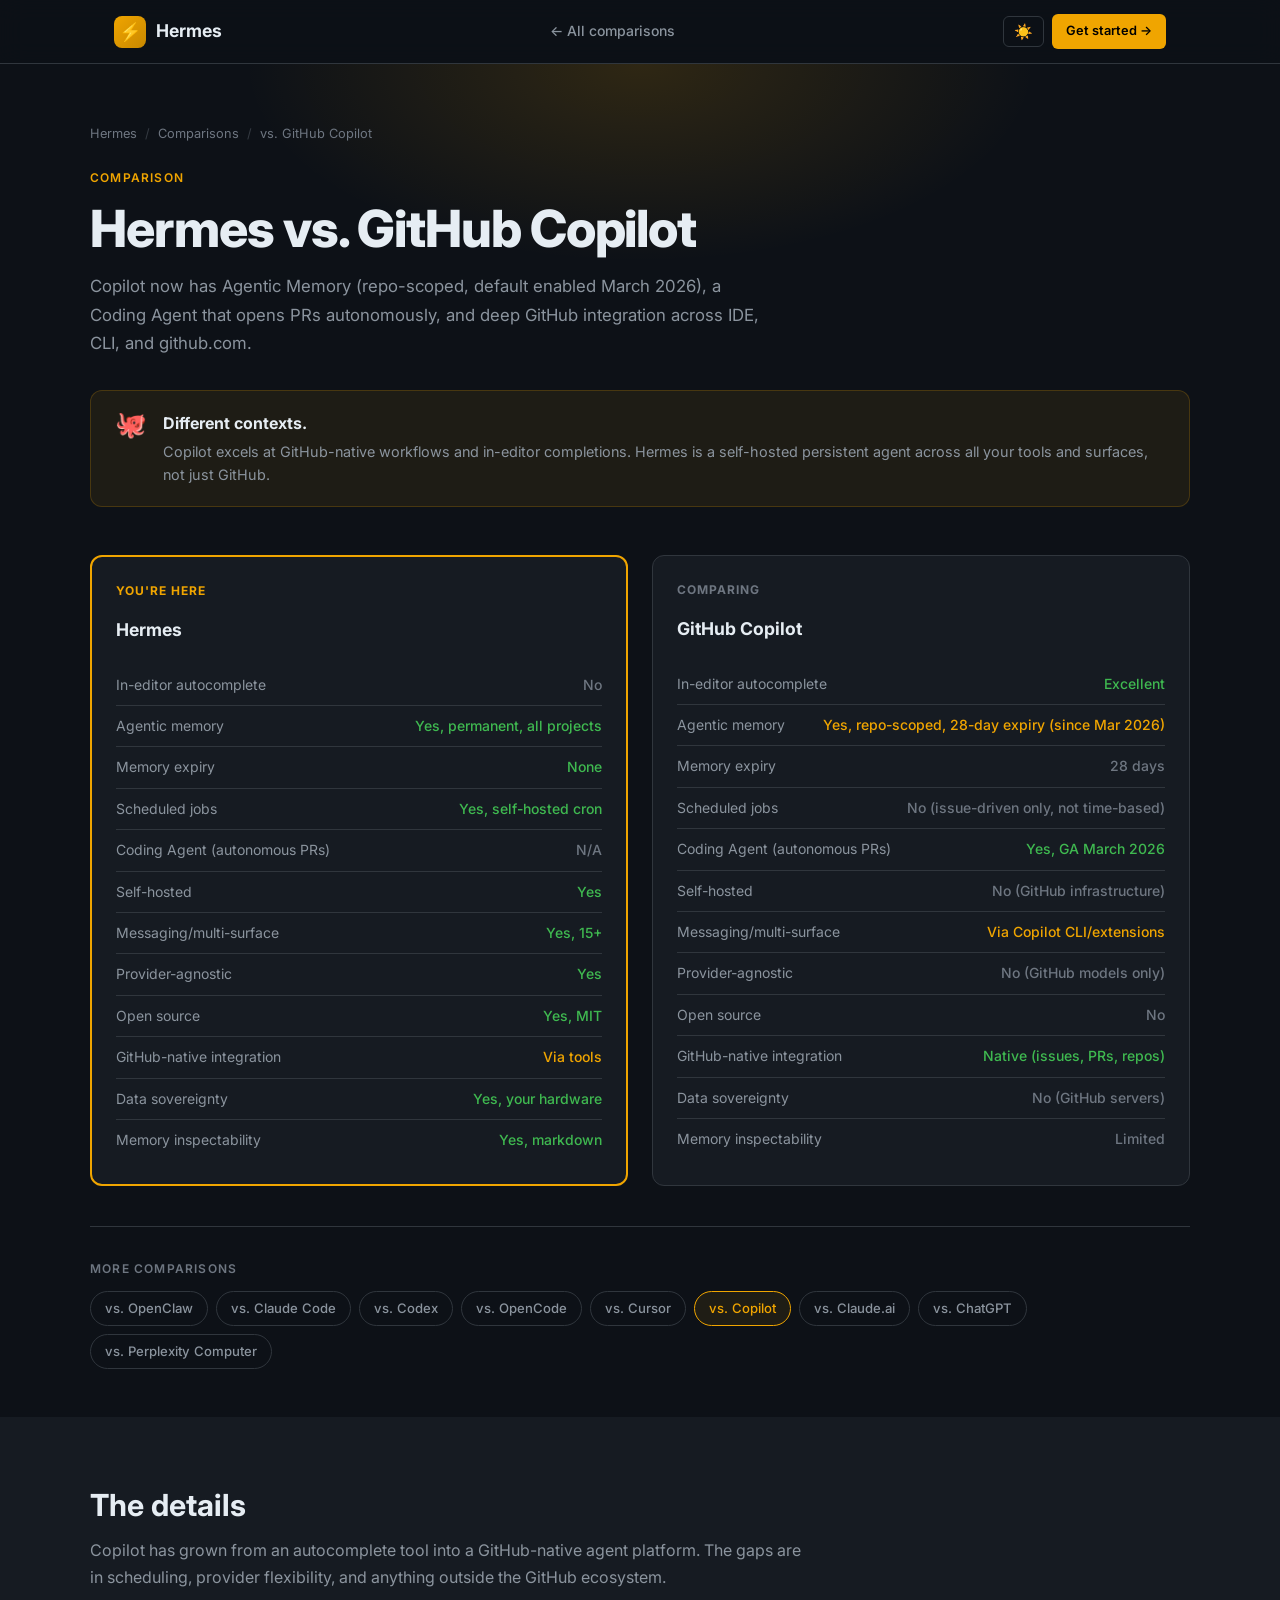
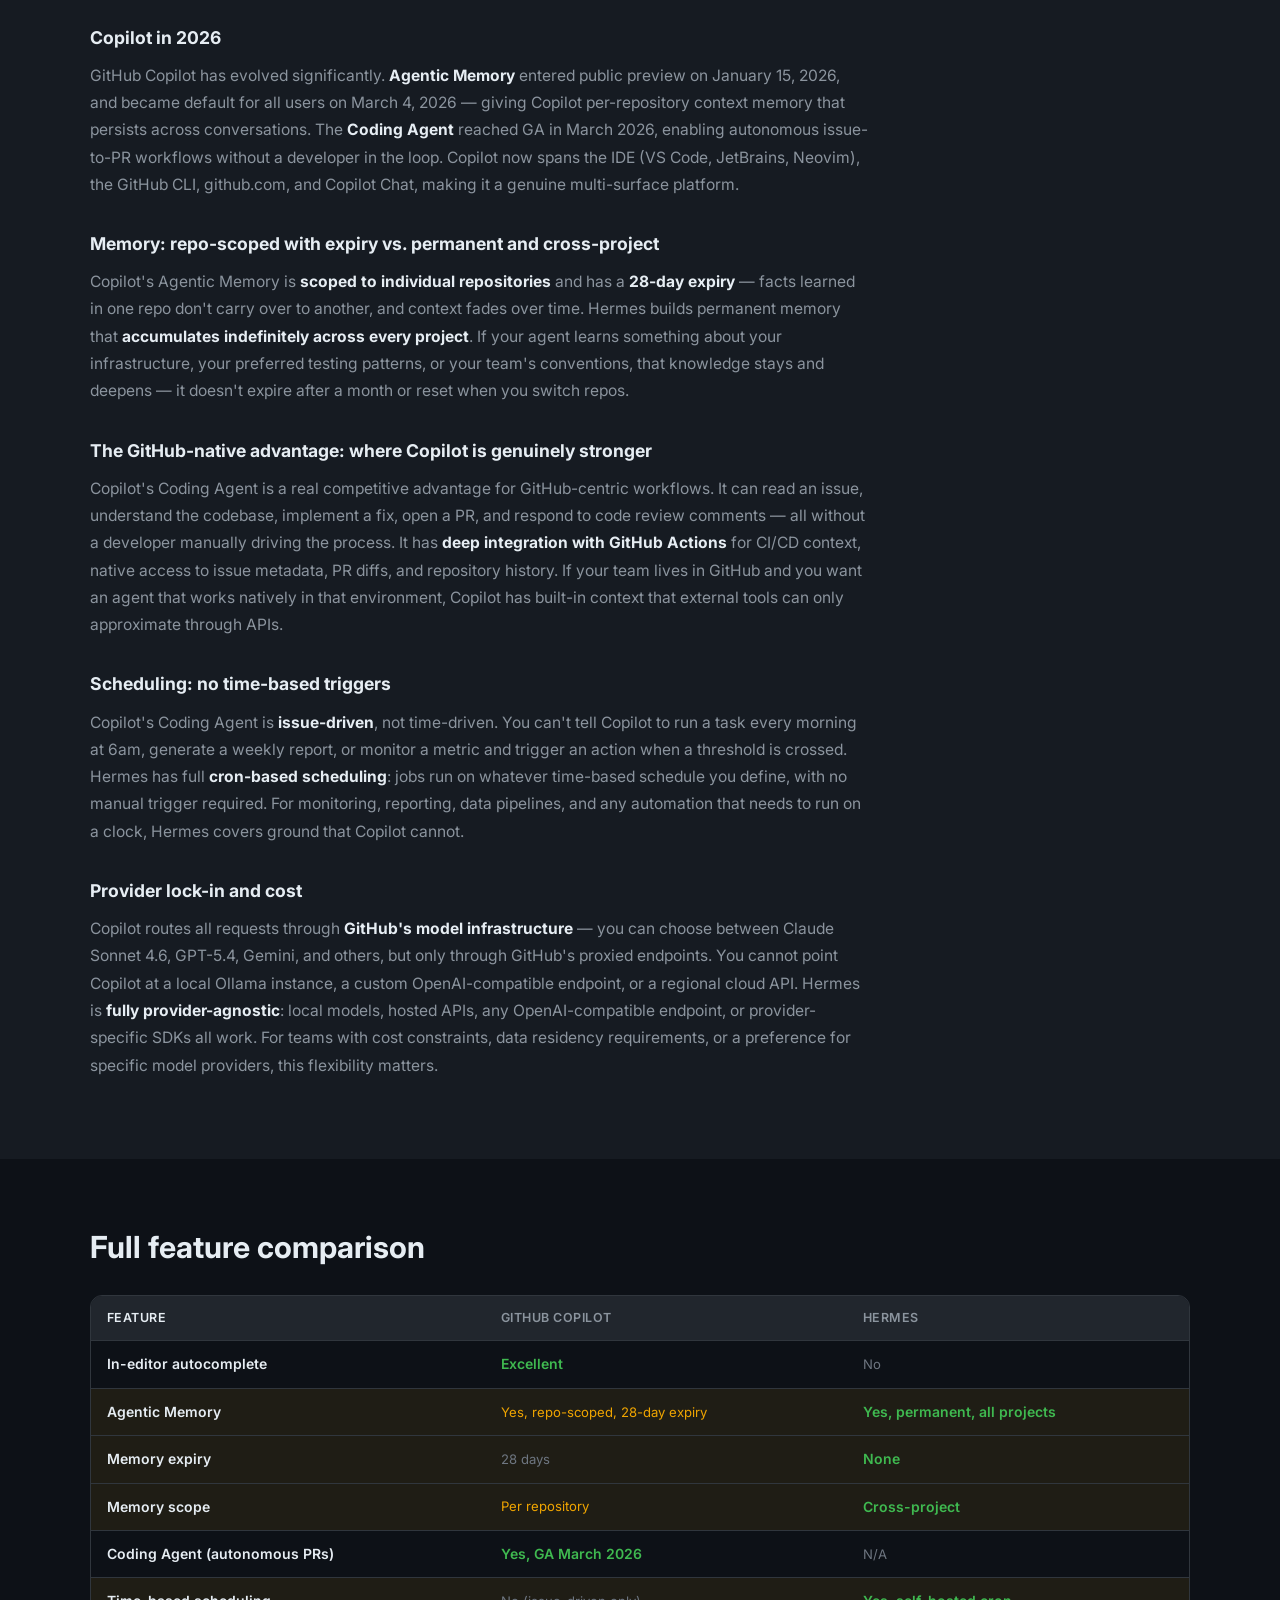
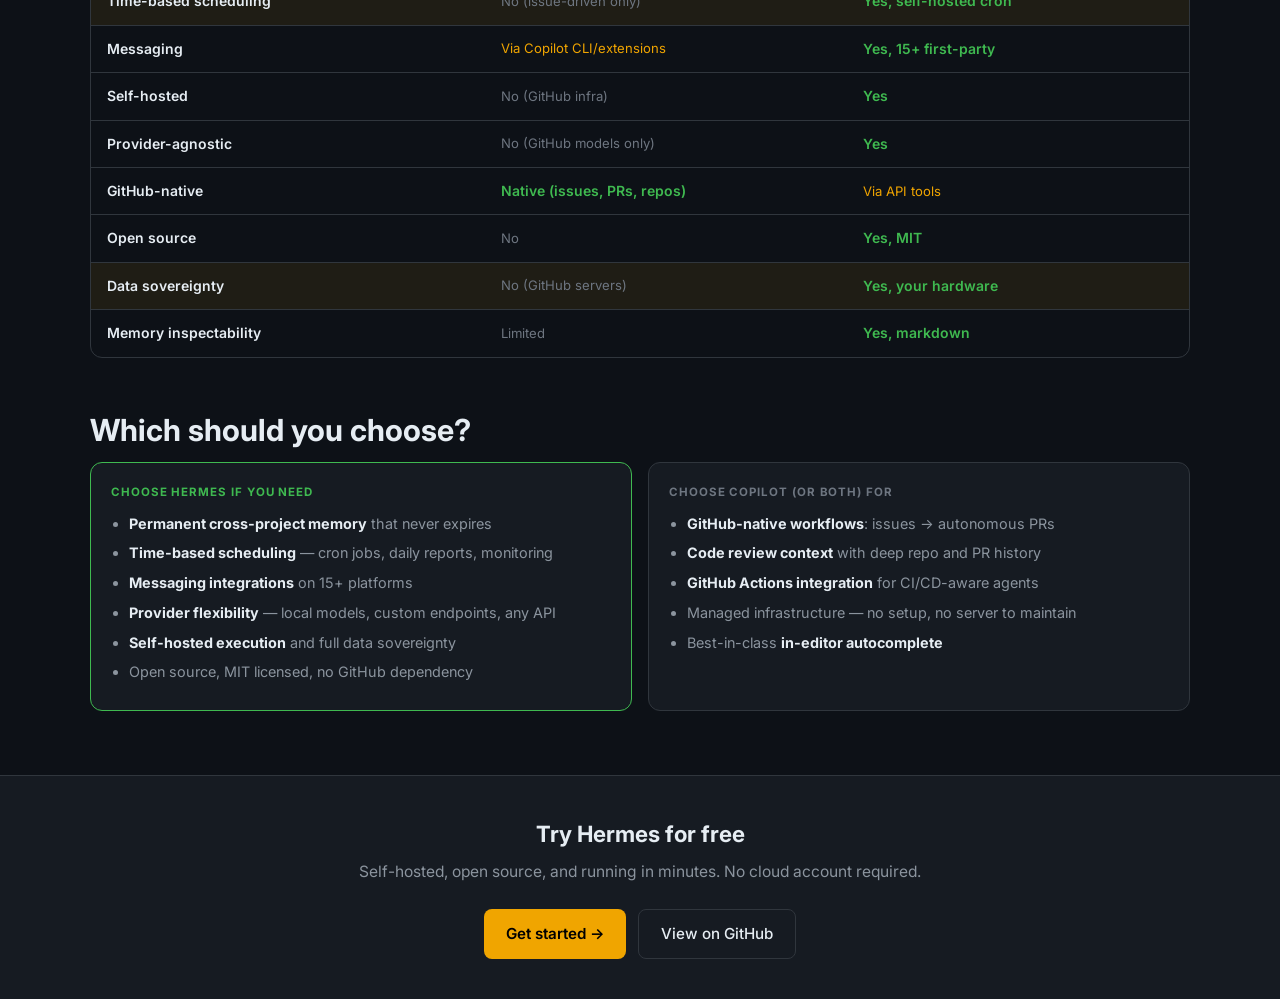
<file: compare/copilot.html>
<!DOCTYPE html>
<html lang="en" data-theme="dark">
<head>
  <meta charset="UTF-8" />
  <meta name="viewport" content="width=device-width, initial-scale=1.0" />
  <title>Hermes vs. GitHub Copilot | Comparison</title>
  <meta name="description" content="Copilot now has Agentic Memory (repo-scoped, default enabled March 2026), a Coding Agent that opens PRs autonomously, and deep GitHub integration across IDE, CLI, and github.com." />
  <link rel="preconnect" href="https://fonts.googleapis.com" />
  <link rel="preconnect" href="https://fonts.gstatic.com" crossorigin />
  <link href="https://fonts.googleapis.com/css2?family=Inter:wght@300;400;500;600;700;800&family=JetBrains+Mono:wght@400;500&display=swap" rel="stylesheet" />
  <style>
    :root {
      --bg-primary: #0d1117;
      --bg-secondary: #161b22;
      --bg-tertiary: #21262d;
      --bg-card: #161b22;
      --bg-card-hover: #1c2128;
      --border: #30363d;
      --border-hover: #484f58;
      --text-primary: #e6edf3;
      --text-secondary: #8b949e;
      --text-muted: #6e7681;
      --accent: #f0a500;
      --accent-dim: #c88800;
      --accent-glow: rgba(240,165,0,0.15);
      --accent-subtle: rgba(240,165,0,0.08);
      --green: #3fb950;
      --red: #f85149;
      --blue: #58a6ff;
      --purple: #bc8cff;
      --nav-height: 64px;
      --radius: 8px;
      --radius-lg: 12px;
      --shadow: 0 1px 3px rgba(0,0,0,0.4),0 4px 16px rgba(0,0,0,0.3);
    }
    [data-theme="light"] {
      --bg-primary: #ffffff;
      --bg-secondary: #f6f8fa;
      --bg-tertiary: #eaeef2;
      --bg-card: #ffffff;
      --bg-card-hover: #f6f8fa;
      --border: #d0d7de;
      --border-hover: #9198a1;
      --text-primary: #1f2328;
      --text-secondary: #656d76;
      --text-muted: #9198a1;
      --accent: #c07800;
      --accent-dim: #a06000;
      --accent-glow: rgba(192,120,0,0.12);
      --accent-subtle: rgba(192,120,0,0.06);
      --green: #1a7f37;
      --red: #cf222e;
      --blue: #0969da;
      --purple: #7c3aed;
      --shadow: 0 1px 3px rgba(0,0,0,0.1),0 4px 16px rgba(0,0,0,0.06);
    }
    *,*::before,*::after{box-sizing:border-box;margin:0;padding:0}
    html{scroll-behavior:smooth;font-size:16px;overflow-x:hidden}
    body{font-family:'Inter',-apple-system,BlinkMacSystemFont,'Segoe UI',sans-serif;background:var(--bg-primary);color:var(--text-primary);line-height:1.6;transition:background 0.2s,color 0.2s;-webkit-font-smoothing:antialiased}
    a{color:var(--accent);text-decoration:none;transition:color 0.15s}
    a:hover{color:var(--accent-dim)}
    img{max-width:100%}
    ::-webkit-scrollbar{width:6px;height:6px}
    ::-webkit-scrollbar-track{background:var(--bg-secondary)}
    ::-webkit-scrollbar-thumb{background:var(--border);border-radius:3px}
    #nav{position:fixed;top:0;left:0;right:0;height:var(--nav-height);background:rgba(13,17,23,0.92);backdrop-filter:blur(12px);-webkit-backdrop-filter:blur(12px);border-bottom:1px solid var(--border);z-index:1000}
    [data-theme="light"] #nav{background:rgba(255,255,255,0.92)}
    .nav-inner{max-width:1100px;margin:0 auto;padding:0 24px;height:100%;display:flex;align-items:center;justify-content:space-between;gap:16px}
    .nav-logo{display:flex;align-items:center;gap:10px;font-weight:700;font-size:1.1rem;color:var(--text-primary);text-decoration:none;flex-shrink:0}
    .nav-logo-icon{width:32px;height:32px;background:linear-gradient(135deg,var(--accent),var(--accent-dim));border-radius:8px;display:flex;align-items:center;justify-content:center;font-size:18px;line-height:1}
    .nav-back{display:flex;align-items:center;gap:6px;color:var(--text-secondary);font-size:0.875rem;font-weight:500;padding:6px 12px;border-radius:6px;transition:color 0.15s,background 0.15s;text-decoration:none}
    .nav-back:hover{color:var(--text-primary);background:var(--bg-tertiary)}
    .btn-theme{background:none;border:1px solid var(--border);color:var(--text-secondary);cursor:pointer;padding:7px 10px;border-radius:6px;font-size:15px;line-height:1;transition:border-color 0.15s,color 0.15s,background 0.15s}
    .btn-theme:hover{border-color:var(--border-hover);color:var(--text-primary);background:var(--bg-tertiary)}
    .btn-cta{background:var(--accent);color:#000;font-size:0.8rem;font-weight:600;padding:7px 14px;border-radius:6px;border:none;cursor:pointer;text-decoration:none;display:inline-block;transition:background 0.15s,transform 0.1s;white-space:nowrap}
    .btn-cta:hover{background:var(--accent-dim);color:#000;transform:translateY(-1px)}
    main{padding-top:var(--nav-height)}
    .hero{padding:60px 24px 48px;background:var(--bg-primary);position:relative;overflow:hidden}
    .hero::before{content:'';position:absolute;top:-200px;left:50%;transform:translateX(-50%);width:800px;height:400px;background:radial-gradient(ellipse at center,var(--accent-glow) 0%,transparent 70%);pointer-events:none}
    .container{max-width:1100px;margin:0 auto;position:relative}
    .section{padding:64px 24px}
    .section-alt{background:var(--bg-secondary)}
    .breadcrumb{display:flex;align-items:center;gap:8px;font-size:0.8rem;color:var(--text-muted);margin-bottom:24px;flex-wrap:wrap}
    .breadcrumb a{color:var(--text-muted)}
    .breadcrumb a:hover{color:var(--accent)}
    .breadcrumb-sep{opacity:0.4}
    .page-label{font-size:0.75rem;font-weight:600;letter-spacing:0.1em;text-transform:uppercase;color:var(--accent);margin-bottom:12px}
    .page-title{font-size:clamp(2rem,5vw,3.2rem);font-weight:800;line-height:1.1;letter-spacing:-0.02em;margin-bottom:16px}
    .page-sub{font-size:1.05rem;color:var(--text-secondary);max-width:680px;line-height:1.7;margin-bottom:32px}
    .verdict{display:flex;align-items:flex-start;gap:16px;background:var(--accent-subtle);border:1px solid rgba(240,165,0,0.2);border-radius:var(--radius-lg);padding:20px 24px;margin-bottom:48px}
    [data-theme="light"] .verdict{border-color:rgba(192,120,0,0.2)}
    .verdict-icon{font-size:1.6rem;flex-shrink:0;line-height:1}
    .verdict-text strong{color:var(--text-primary);display:block;margin-bottom:4px;font-size:1rem}
    .verdict-text p{color:var(--text-secondary);font-size:0.9rem;line-height:1.6;margin:0}
    .section-title{font-size:clamp(1.4rem,3vw,1.9rem);font-weight:700;margin-bottom:8px;color:var(--text-primary)}
    .section-body{font-size:1rem;color:var(--text-secondary);max-width:720px;line-height:1.7;margin-bottom:32px}
    .feature-compare{display:grid;grid-template-columns:1fr 1fr;gap:24px;margin-bottom:40px}
    @media(max-width:700px){.feature-compare{grid-template-columns:1fr}}
    .fc-col{background:var(--bg-card);border:1px solid var(--border);border-radius:var(--radius-lg);padding:24px}
    .fc-col.hermes{border-color:var(--accent);border-width:2px}
    .fc-col-label{font-size:0.75rem;font-weight:700;letter-spacing:0.08em;text-transform:uppercase;margin-bottom:16px;color:var(--text-muted)}
    .fc-col.hermes .fc-col-label{color:var(--accent)}
    .fc-col-name{font-size:1.1rem;font-weight:700;color:var(--text-primary);margin-bottom:20px}
    .fc-row{display:flex;align-items:flex-start;gap:10px;padding:9px 0;border-bottom:1px solid var(--border)}
    .fc-row:last-child{border-bottom:none}
    .fc-key{flex:1;font-size:0.875rem;color:var(--text-secondary)}
    .fc-val{font-size:0.875rem;font-weight:500;text-align:right;min-width:60px}
    .fc-val.yes{color:var(--green)}
    .fc-val.no{color:var(--text-muted)}
    .fc-val.partial{color:var(--accent)}
    .fc-val.preview{color:var(--purple)}
    .fc-val.cloud{color:var(--blue)}
    .narrative{max-width:780px;min-width:0;word-break:break-word}
    .narrative h3{font-size:1.1rem;font-weight:700;color:var(--text-primary);margin:32px 0 10px}
    .narrative h3:first-child{margin-top:0}
    .narrative p{font-size:0.975rem;color:var(--text-secondary);line-height:1.75;margin-bottom:16px}
    .narrative ul{padding-left:20px;margin-bottom:16px}
    .narrative li{font-size:0.975rem;color:var(--text-secondary);line-height:1.7;margin-bottom:6px}
    .narrative strong{color:var(--text-primary)}
    .narrative a{color:var(--accent)}
    .table-wrap{overflow-x:auto;border-radius:var(--radius-lg);border:1px solid var(--border);margin:24px 0 40px}
    table{width:100%;border-collapse:collapse;font-size:0.875rem}
    thead th{background:var(--bg-tertiary);color:var(--text-secondary);font-weight:600;font-size:0.78rem;letter-spacing:0.04em;text-transform:uppercase;padding:12px 16px;text-align:left;border-bottom:1px solid var(--border);white-space:nowrap}
    thead th:first-child{color:var(--text-primary)}
    tbody tr{border-bottom:1px solid var(--border);transition:background 0.1s}
    tbody tr:last-child{border-bottom:none}
    tbody tr:hover{background:var(--bg-card-hover)}
    tbody tr.hl{background:var(--accent-subtle)}
    tbody tr.hl:hover{background:rgba(240,165,0,0.12)}
    tbody td{padding:12px 16px;color:var(--text-secondary);vertical-align:middle}
    tbody td:first-child{font-weight:600;color:var(--text-primary);white-space:nowrap}
    .c-yes{color:var(--green);font-weight:600}
    .c-no{color:var(--text-muted);font-size:0.82rem}
    .c-partial{color:var(--accent);font-size:0.82rem}
    .c-cloud{color:var(--blue);font-size:0.82rem}
    .c-prev{color:var(--purple);font-size:0.82rem}
    .who-grid{display:grid;grid-template-columns:1fr 1fr;gap:16px;margin-top:8px}
    @media(max-width:600px){.who-grid{grid-template-columns:1fr}}
    .who-card{background:var(--bg-card);border:1px solid var(--border);border-radius:var(--radius-lg);padding:20px}
    .who-card.choose-hermes{border-color:var(--green)}
    .who-card.choose-other{border-color:var(--border)}
    .who-card-label{font-size:0.72rem;font-weight:700;letter-spacing:0.08em;text-transform:uppercase;margin-bottom:10px;color:var(--text-muted)}
    .who-card.choose-hermes .who-card-label{color:var(--green)}
    .who-card ul{padding-left:18px}
    .who-card li{font-size:0.9rem;color:var(--text-secondary);line-height:1.65;margin-bottom:6px}
    .who-card strong{color:var(--text-primary)}
    .cta-strip{background:var(--bg-secondary);border-top:1px solid var(--border);padding:40px 24px;text-align:center}
    .cta-strip h2{font-size:1.4rem;font-weight:700;margin-bottom:8px}
    .cta-strip p{color:var(--text-secondary);margin-bottom:24px;font-size:0.975rem}
    .cta-btns{display:flex;gap:12px;justify-content:center;flex-wrap:wrap}
    .btn-primary{display:inline-flex;align-items:center;gap:6px;background:var(--accent);color:#000;font-weight:600;font-size:0.95rem;padding:12px 22px;border-radius:8px;transition:background 0.15s,transform 0.1s}
    .btn-primary:hover{background:var(--accent-dim);color:#000;transform:translateY(-1px)}
    .btn-secondary{display:inline-flex;align-items:center;gap:6px;background:var(--bg-card);border:1px solid var(--border);color:var(--text-primary);font-weight:500;font-size:0.95rem;padding:12px 22px;border-radius:8px;transition:border-color 0.15s,background 0.15s}
    .btn-secondary:hover{border-color:var(--border-hover);background:var(--bg-card-hover);color:var(--text-primary)}
    .compare-nav{display:flex;flex-wrap:wrap;gap:8px;margin-top:40px;padding-top:32px;border-top:1px solid var(--border)}
    .compare-nav-label{width:100%;font-size:0.75rem;font-weight:600;letter-spacing:0.1em;text-transform:uppercase;color:var(--text-muted);margin-bottom:4px}
    .cpill{display:inline-block;padding:6px 14px;border:1px solid var(--border);border-radius:100px;font-size:0.82rem;font-weight:500;color:var(--text-secondary);transition:border-color 0.15s,color 0.15s,background 0.15s}
    .cpill:hover{border-color:var(--accent);color:var(--accent);background:var(--accent-subtle)}
    .cpill.active{border-color:var(--accent);color:var(--accent);background:var(--accent-subtle)}
    /* ── Mobile nav: prevent 3-item nav overflow ── */
    @media(max-width:640px){
      .nav-back{display:none}
      .btn-cta{display:none}
      .nav-inner{gap:8px}
    }
    @media(max-width:768px){
      .section{padding:48px 16px}
      .hero{padding:48px 16px 36px}
      .feature-compare{grid-template-columns:1fr}
    }
  
    /* HAMBURGER */
    .hamburger{display:none;flex-direction:column;gap:5px;cursor:pointer;padding:6px;border:1px solid var(--border);border-radius:6px;background:none;transition:border-color 0.15s;flex-shrink:0}
    .hamburger:hover{border-color:var(--accent)}
    .hamburger span{display:block;width:20px;height:2px;background:var(--text-secondary);border-radius:2px;transition:transform 0.2s,opacity 0.2s}
    .hamburger.open span:nth-child(1){transform:translateY(7px) rotate(45deg)}
    .hamburger.open span:nth-child(2){opacity:0}
    .hamburger.open span:nth-child(3){transform:translateY(-7px) rotate(-45deg)}
    #compare-mobile-menu{display:none;position:fixed;top:var(--nav-height,64px);left:0;right:0;background:var(--bg-secondary,#161b22);border-bottom:1px solid var(--border,#30363d);padding:16px 24px;z-index:999;flex-direction:column;gap:4px}
    #compare-mobile-menu.open{display:flex}
    #compare-mobile-menu a{color:var(--text-secondary,#8b949e);font-size:0.95rem;font-weight:500;padding:10px 12px;border-radius:6px;text-decoration:none;transition:color 0.15s,background 0.15s}
    #compare-mobile-menu a:hover{color:var(--text-primary,#e6edf3);background:var(--bg-tertiary,#21262d)}
    #compare-mobile-menu a.accent{color:var(--accent,#f0a500)}
    #compare-mobile-menu .menu-divider{height:1px;background:var(--border,#30363d);margin:4px 0}
    @media(max-width:640px){
      .hamburger{display:flex}
      .btn-cta{display:none}
      .nav-back{display:none}
    }
    </style>
</head>
<body>

<nav id="nav">
  <div class="nav-inner">
    <a href="../index.html" class="nav-logo">
      <div class="nav-logo-icon">⚡</div>
      Hermes
    </a>
    <a href="../index.html#compare" class="nav-back"><span>← All comparisons</span></a>
    <div style="display:flex;align-items:center;gap:8px;flex-shrink:0">
      <button class="btn-theme" id="theme-toggle" aria-label="Toggle theme">🌙</button>
      <a href="https://hermes-agent.nousresearch.com/docs/getting-started/installation" class="btn-cta" target="_blank" rel="noopener">Get started →</a>
    </div>
  </div>
  <button class="hamburger" id="compare-hamburger" aria-label="Open menu" aria-expanded="false"><span></span><span></span><span></span></button>
</nav>

<div id="compare-mobile-menu">
  <a href="../index.html">⚡ Hermes Home</a>
  <a href="../index.html#compare">← All comparisons</a>
  <div class="menu-divider"></div>
  <a href="../eli5/" class="accent">🧠 ELI5</a>
  <a href="../models/" class="accent">🤖 Best Models</a>
  <a href="../community/" class="accent">🌎 Community</a>
  <a href="https://hermes-agent.nousresearch.com/docs/getting-started/installation" target="_blank" rel="noopener" class="accent">Get started →</a>
</div>

<main>
  <div class="hero">
    <div class="container">
      <div class="breadcrumb">
        <a href="../index.html">Hermes</a>
        <span class="breadcrumb-sep">/</span>
        <a href="../index.html#compare">Comparisons</a>
        <span class="breadcrumb-sep">/</span>
        <span>vs. GitHub Copilot</span>
      </div>
      <div class="page-label">Comparison</div>
      <h1 class="page-title">Hermes vs. GitHub Copilot</h1>
      <p class="page-sub">Copilot now has Agentic Memory (repo-scoped, default enabled March 2026), a Coding Agent that opens PRs autonomously, and deep GitHub integration across IDE, CLI, and github.com.</p>

      <div class="verdict">
        <div class="verdict-icon">🐙</div>
        <div class="verdict-text">
          <strong>Different contexts.</strong>
          <p>Copilot excels at GitHub-native workflows and in-editor completions. Hermes is a self-hosted persistent agent across all your tools and surfaces, not just GitHub.</p>
        </div>
      </div>

      <div class="feature-compare">
        <div class="fc-col hermes">
          <div class="fc-col-label">You're here</div>
          <div class="fc-col-name">Hermes</div>
          <div class="fc-row"><span class="fc-key">In-editor autocomplete</span><span class="fc-val no">No</span></div>
          <div class="fc-row"><span class="fc-key">Agentic memory</span><span class="fc-val yes">Yes, permanent, all projects</span></div>
          <div class="fc-row"><span class="fc-key">Memory expiry</span><span class="fc-val yes">None</span></div>
          <div class="fc-row"><span class="fc-key">Scheduled jobs</span><span class="fc-val yes">Yes, self-hosted cron</span></div>
          <div class="fc-row"><span class="fc-key">Coding Agent (autonomous PRs)</span><span class="fc-val no">N/A</span></div>
          <div class="fc-row"><span class="fc-key">Self-hosted</span><span class="fc-val yes">Yes</span></div>
          <div class="fc-row"><span class="fc-key">Messaging/multi-surface</span><span class="fc-val yes">Yes, 15+</span></div>
          <div class="fc-row"><span class="fc-key">Provider-agnostic</span><span class="fc-val yes">Yes</span></div>
          <div class="fc-row"><span class="fc-key">Open source</span><span class="fc-val yes">Yes, MIT</span></div>
          <div class="fc-row"><span class="fc-key">GitHub-native integration</span><span class="fc-val partial">Via tools</span></div>
          <div class="fc-row"><span class="fc-key">Data sovereignty</span><span class="fc-val yes">Yes, your hardware</span></div>
          <div class="fc-row"><span class="fc-key">Memory inspectability</span><span class="fc-val yes">Yes, markdown</span></div>
        </div>
        <div class="fc-col">
          <div class="fc-col-label">Comparing</div>
          <div class="fc-col-name">GitHub Copilot</div>
          <div class="fc-row"><span class="fc-key">In-editor autocomplete</span><span class="fc-val yes">Excellent</span></div>
          <div class="fc-row"><span class="fc-key">Agentic memory</span><span class="fc-val partial">Yes, repo-scoped, 28-day expiry (since Mar 2026)</span></div>
          <div class="fc-row"><span class="fc-key">Memory expiry</span><span class="fc-val no">28 days</span></div>
          <div class="fc-row"><span class="fc-key">Scheduled jobs</span><span class="fc-val no">No (issue-driven only, not time-based)</span></div>
          <div class="fc-row"><span class="fc-key">Coding Agent (autonomous PRs)</span><span class="fc-val yes">Yes, GA March 2026</span></div>
          <div class="fc-row"><span class="fc-key">Self-hosted</span><span class="fc-val no">No (GitHub infrastructure)</span></div>
          <div class="fc-row"><span class="fc-key">Messaging/multi-surface</span><span class="fc-val partial">Via Copilot CLI/extensions</span></div>
          <div class="fc-row"><span class="fc-key">Provider-agnostic</span><span class="fc-val no">No (GitHub models only)</span></div>
          <div class="fc-row"><span class="fc-key">Open source</span><span class="fc-val no">No</span></div>
          <div class="fc-row"><span class="fc-key">GitHub-native integration</span><span class="fc-val yes">Native (issues, PRs, repos)</span></div>
          <div class="fc-row"><span class="fc-key">Data sovereignty</span><span class="fc-val no">No (GitHub servers)</span></div>
          <div class="fc-row"><span class="fc-key">Memory inspectability</span><span class="fc-val no">Limited</span></div>
        </div>
      </div>

      <!-- Compare nav pills -->
      <div class="compare-nav">
        <div class="compare-nav-label">More comparisons</div>
        <a href="openclaw.html" class="cpill">vs. OpenClaw</a>
        <a href="claude-code.html" class="cpill">vs. Claude Code</a>
        <a href="codex.html" class="cpill">vs. Codex</a>
        <a href="opencode.html" class="cpill">vs. OpenCode</a>
        <a href="cursor.html" class="cpill">vs. Cursor</a>
        <a href="copilot.html" class="cpill active">vs. Copilot</a>
        <a href="claude-ai.html" class="cpill">vs. Claude.ai</a>
        <a href="chatgpt.html" class="cpill">vs. ChatGPT</a>
        <a href="perplexity-computer.html" class="cpill">vs. Perplexity Computer</a>
      </div>
    </div>
  </div>

  <!-- Narrative -->
  <div class="section section-alt">
    <div class="container">
      <h2 class="section-title">The details</h2>
      <p class="section-body">Copilot has grown from an autocomplete tool into a GitHub-native agent platform. The gaps are in scheduling, provider flexibility, and anything outside the GitHub ecosystem.</p>
      <div class="narrative">

        <h3>Copilot in 2026</h3>
        <p>GitHub Copilot has evolved significantly. <strong>Agentic Memory</strong> entered public preview on January 15, 2026, and became default for all users on March 4, 2026 — giving Copilot per-repository context memory that persists across conversations. The <strong>Coding Agent</strong> reached GA in March 2026, enabling autonomous issue-to-PR workflows without a developer in the loop. Copilot now spans the IDE (VS Code, JetBrains, Neovim), the GitHub CLI, github.com, and Copilot Chat, making it a genuine multi-surface platform.</p>

        <h3>Memory: repo-scoped with expiry vs. permanent and cross-project</h3>
        <p>Copilot's Agentic Memory is <strong>scoped to individual repositories</strong> and has a <strong>28-day expiry</strong> — facts learned in one repo don't carry over to another, and context fades over time. Hermes builds permanent memory that <strong>accumulates indefinitely across every project</strong>. If your agent learns something about your infrastructure, your preferred testing patterns, or your team's conventions, that knowledge stays and deepens — it doesn't expire after a month or reset when you switch repos.</p>

        <h3>The GitHub-native advantage: where Copilot is genuinely stronger</h3>
        <p>Copilot's Coding Agent is a real competitive advantage for GitHub-centric workflows. It can read an issue, understand the codebase, implement a fix, open a PR, and respond to code review comments — all without a developer manually driving the process. It has <strong>deep integration with GitHub Actions</strong> for CI/CD context, native access to issue metadata, PR diffs, and repository history. If your team lives in GitHub and you want an agent that works natively in that environment, Copilot has built-in context that external tools can only approximate through APIs.</p>

        <h3>Scheduling: no time-based triggers</h3>
        <p>Copilot's Coding Agent is <strong>issue-driven</strong>, not time-driven. You can't tell Copilot to run a task every morning at 6am, generate a weekly report, or monitor a metric and trigger an action when a threshold is crossed. Hermes has full <strong>cron-based scheduling</strong>: jobs run on whatever time-based schedule you define, with no manual trigger required. For monitoring, reporting, data pipelines, and any automation that needs to run on a clock, Hermes covers ground that Copilot cannot.</p>

        <h3>Provider lock-in and cost</h3>
        <p>Copilot routes all requests through <strong>GitHub's model infrastructure</strong> — you can choose between Claude Sonnet 4.6, GPT-5.4, Gemini, and others, but only through GitHub's proxied endpoints. You cannot point Copilot at a local Ollama instance, a custom OpenAI-compatible endpoint, or a regional cloud API. Hermes is <strong>fully provider-agnostic</strong>: local models, hosted APIs, any OpenAI-compatible endpoint, or provider-specific SDKs all work. For teams with cost constraints, data residency requirements, or a preference for specific model providers, this flexibility matters.</p>
      </div>
    </div>
  </div>

  <!-- Full table -->
  <div class="section">
    <div class="container">
      <h2 class="section-title">Full feature comparison</h2>
      <div class="table-wrap">
        <table>
          <thead>
            <tr>
              <th>Feature</th>
              <th>GitHub Copilot</th>
              <th>Hermes</th>
            </tr>
          </thead>
          <tbody>
            <tr><td>In-editor autocomplete</td><td class="c-yes">Excellent</td><td class="c-no">No</td></tr>
            <tr class="hl"><td>Agentic Memory</td><td class="c-partial">Yes, repo-scoped, 28-day expiry</td><td class="c-yes">Yes, permanent, all projects</td></tr>
            <tr class="hl"><td>Memory expiry</td><td class="c-no">28 days</td><td class="c-yes">None</td></tr>
            <tr class="hl"><td>Memory scope</td><td class="c-partial">Per repository</td><td class="c-yes">Cross-project</td></tr>
            <tr><td>Coding Agent (autonomous PRs)</td><td class="c-yes">Yes, GA March 2026</td><td class="c-no">N/A</td></tr>
            <tr class="hl"><td>Time-based scheduling</td><td class="c-no">No (issue-driven only)</td><td class="c-yes">Yes, self-hosted cron</td></tr>
            <tr><td>Messaging</td><td class="c-partial">Via Copilot CLI/extensions</td><td class="c-yes">Yes, 15+ first-party</td></tr>
            <tr><td>Self-hosted</td><td class="c-no">No (GitHub infra)</td><td class="c-yes">Yes</td></tr>
            <tr><td>Provider-agnostic</td><td class="c-no">No (GitHub models only)</td><td class="c-yes">Yes</td></tr>
            <tr><td>GitHub-native</td><td class="c-yes">Native (issues, PRs, repos)</td><td class="c-partial">Via API tools</td></tr>
            <tr><td>Open source</td><td class="c-no">No</td><td class="c-yes">Yes, MIT</td></tr>
            <tr class="hl"><td>Data sovereignty</td><td class="c-no">No (GitHub servers)</td><td class="c-yes">Yes, your hardware</td></tr>
            <tr><td>Memory inspectability</td><td class="c-no">Limited</td><td class="c-yes">Yes, markdown</td></tr>
          </tbody>
        </table>
      </div>

      <!-- Who section -->
      <h2 class="section-title" style="margin-top:48px">Which should you choose?</h2>
      <div class="who-grid">
        <div class="who-card choose-hermes">
          <div class="who-card-label">Choose Hermes if you need</div>
          <ul>
            <li><strong>Permanent cross-project memory</strong> that never expires</li>
            <li><strong>Time-based scheduling</strong> — cron jobs, daily reports, monitoring</li>
            <li><strong>Messaging integrations</strong> on 15+ platforms</li>
            <li><strong>Provider flexibility</strong> — local models, custom endpoints, any API</li>
            <li><strong>Self-hosted execution</strong> and full data sovereignty</li>
            <li>Open source, MIT licensed, no GitHub dependency</li>
          </ul>
        </div>
        <div class="who-card choose-other">
          <div class="who-card-label">Choose Copilot (or both) for</div>
          <ul>
            <li><strong>GitHub-native workflows</strong>: issues → autonomous PRs</li>
            <li><strong>Code review context</strong> with deep repo and PR history</li>
            <li><strong>GitHub Actions integration</strong> for CI/CD-aware agents</li>
            <li>Managed infrastructure — no setup, no server to maintain</li>
            <li>Best-in-class <strong>in-editor autocomplete</strong></li>
          </ul>
        </div>
      </div>
    </div>
  </div>

  <!-- CTA -->
  <div class="cta-strip">
    <div class="container">
      <h2>Try Hermes for free</h2>
      <p>Self-hosted, open source, and running in minutes. No cloud account required.</p>
      <div class="cta-btns">
        <a href="https://hermes-agent.nousresearch.com/docs/getting-started/installation" class="btn-primary" target="_blank" rel="noopener">Get started →</a>
        <a href="https://github.com/nousresearch/hermes" class="btn-secondary" target="_blank" rel="noopener">View on GitHub</a>
      </div>
    </div>
  </div>
</main>

<script>
  const html = document.documentElement;
  const toggle = document.getElementById('theme-toggle');
  function setTheme(t) {
    html.setAttribute('data-theme', t);
    localStorage.setItem('theme', t);
    toggle.textContent = t === 'light' ? '🌙' : '☀️';
  }
  const saved = localStorage.getItem('theme');
  const prefersDark = window.matchMedia('(prefers-color-scheme: dark)').matches;
  if (saved) setTheme(saved);
  else if (!prefersDark) setTheme('light');
  else setTheme('dark');
  toggle.addEventListener('click', () => setTheme(html.getAttribute('data-theme') === 'dark' ? 'light' : 'dark'));
  // Hamburger
  var cHam = document.getElementById('compare-hamburger');
  var cMenu = document.getElementById('compare-mobile-menu');
  if (cHam && cMenu) {
    cHam.addEventListener('click', function() {
      var open = cMenu.classList.toggle('open');
      cHam.classList.toggle('open', open);
      cHam.setAttribute('aria-expanded', open);
    });
    document.addEventListener('click', function(e) {
      if (!cHam.contains(e.target) && !cMenu.contains(e.target)) {
        cMenu.classList.remove('open');
        cHam.classList.remove('open');
        cHam.setAttribute('aria-expanded', 'false');
      }
    });
  }

</script>
</body>
</html>
</file>
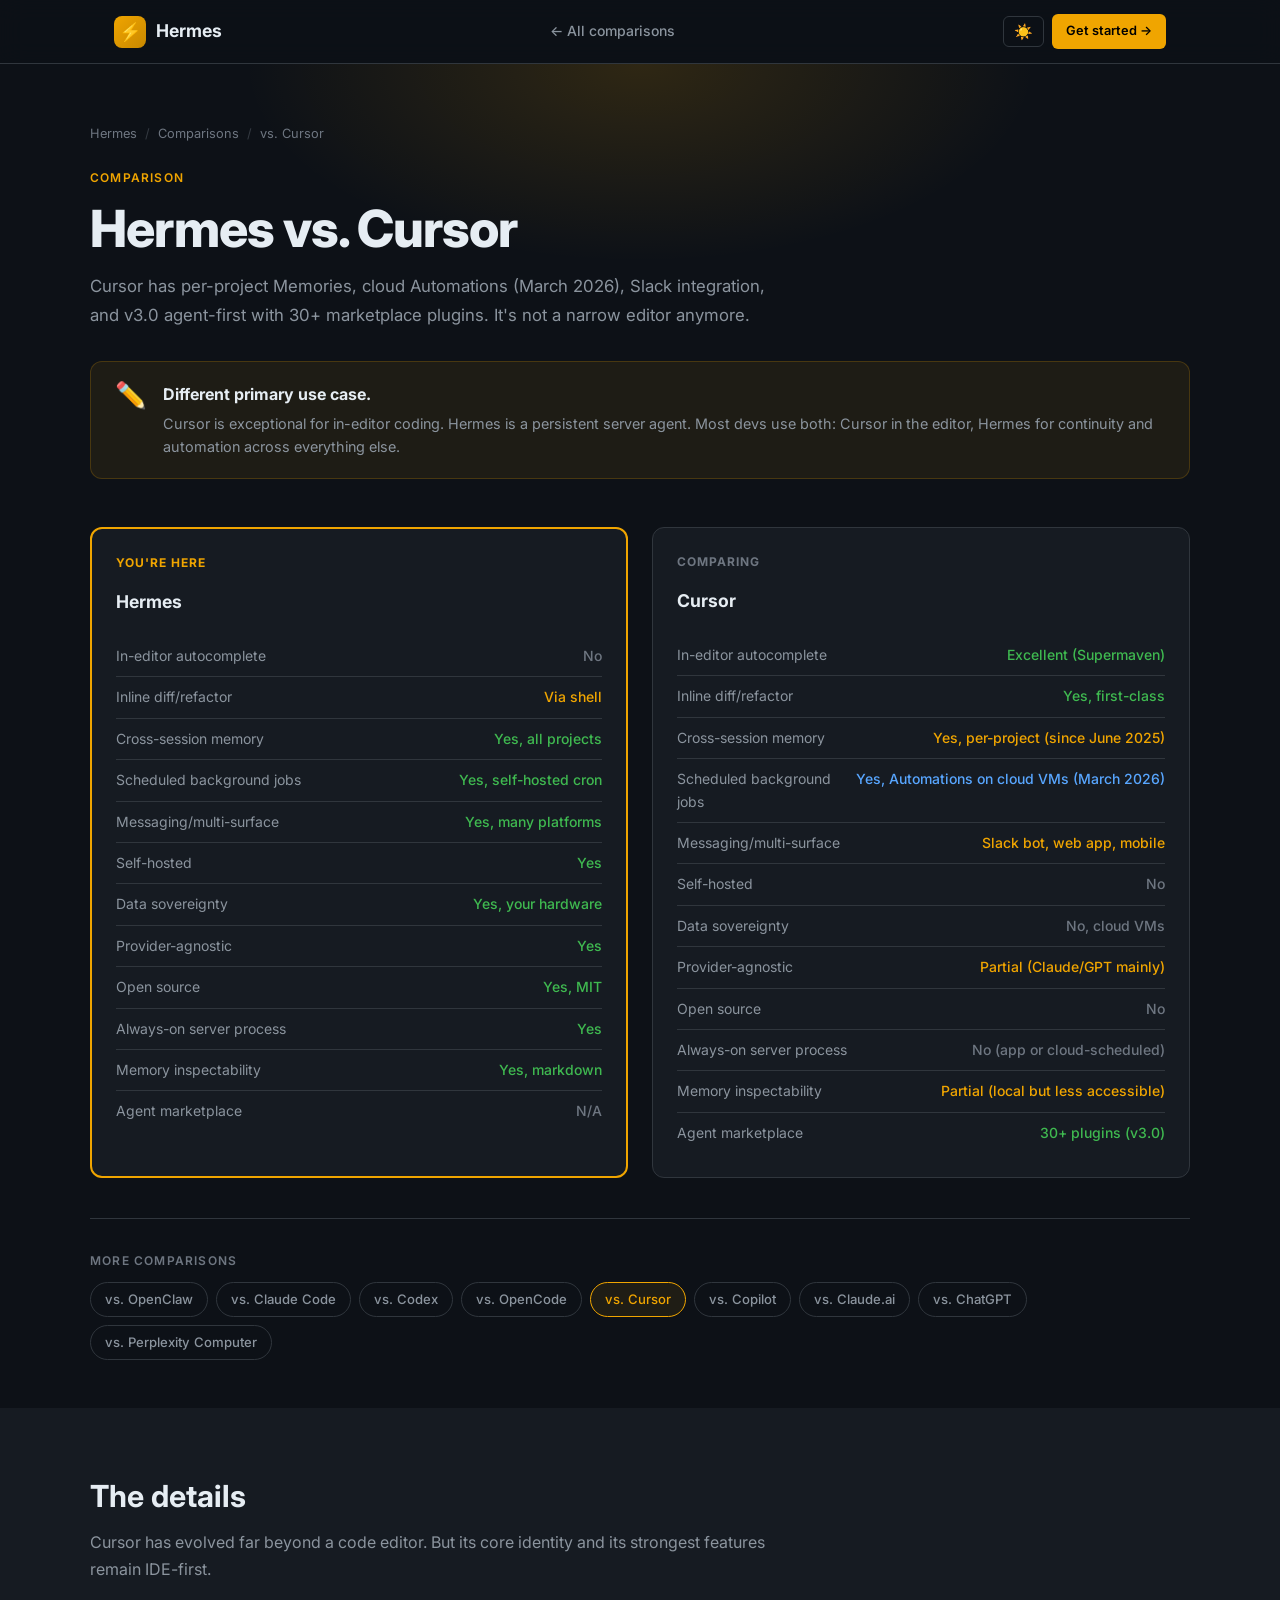
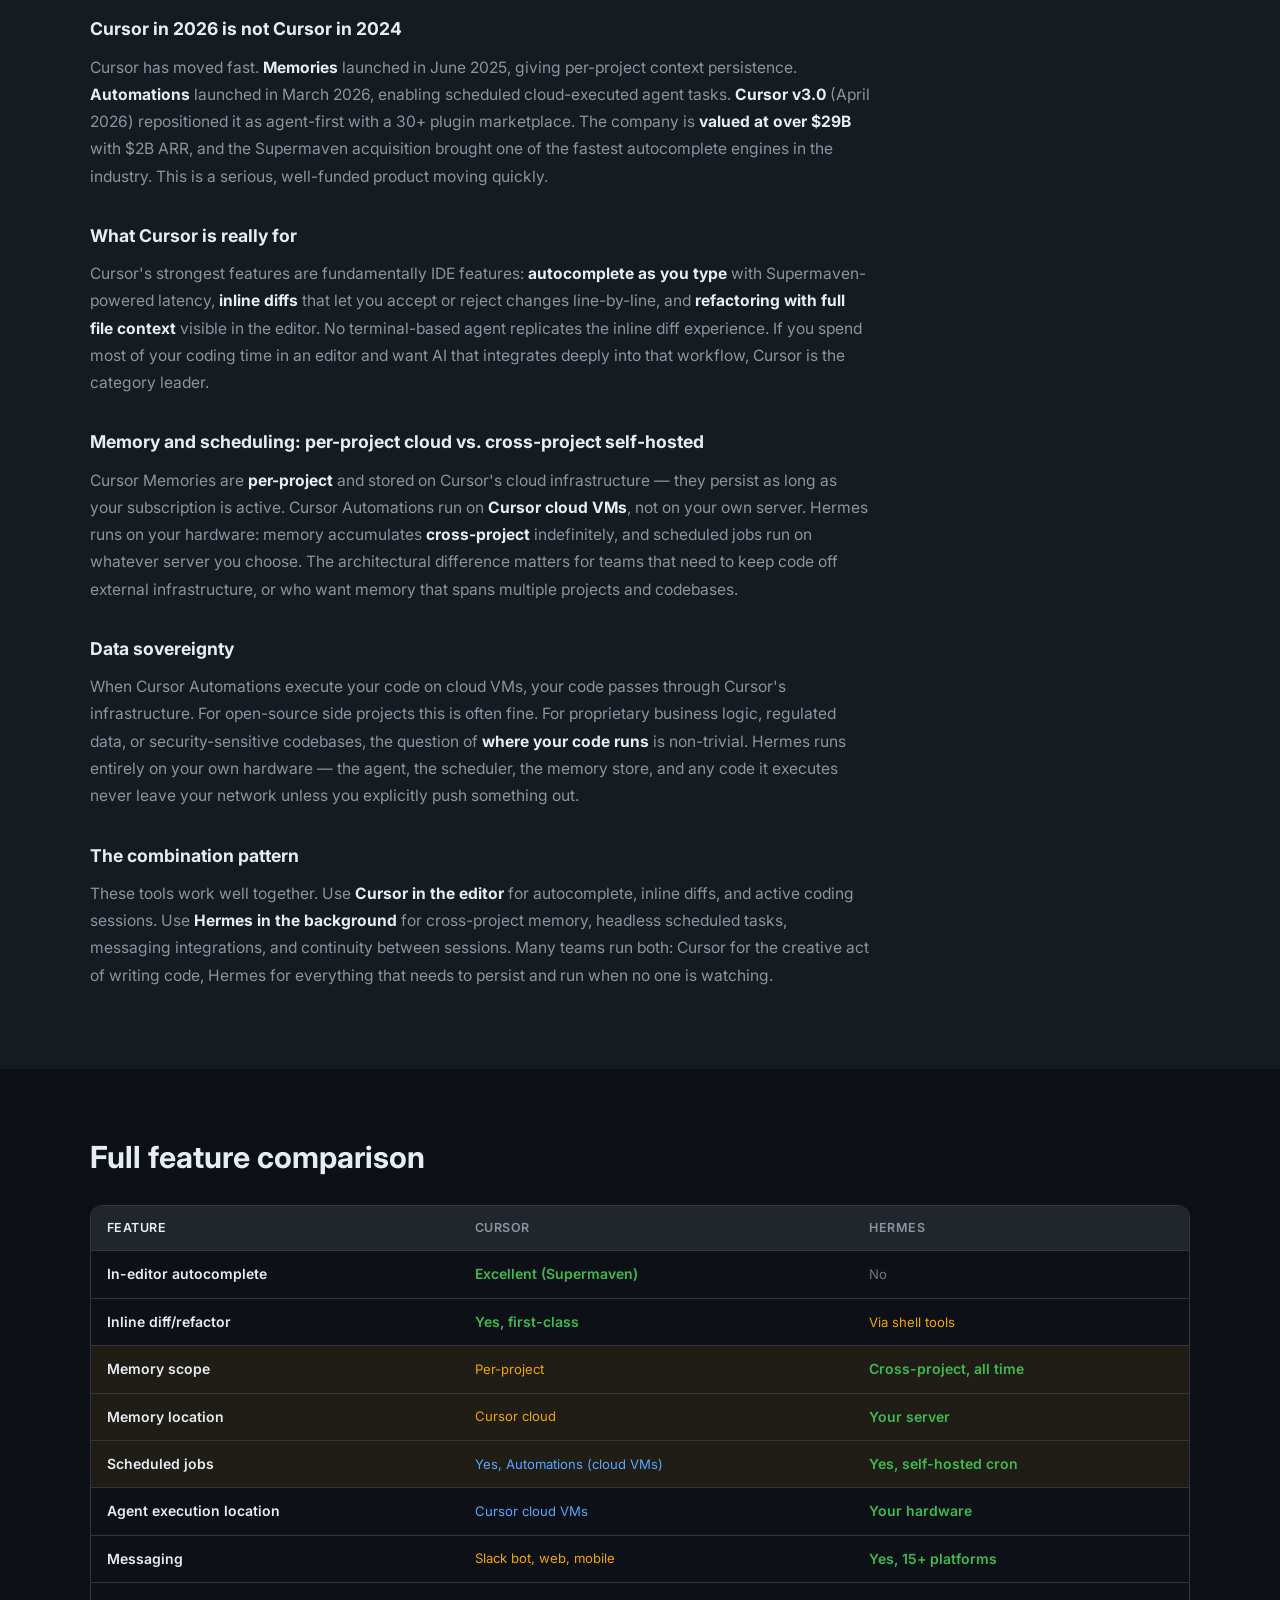
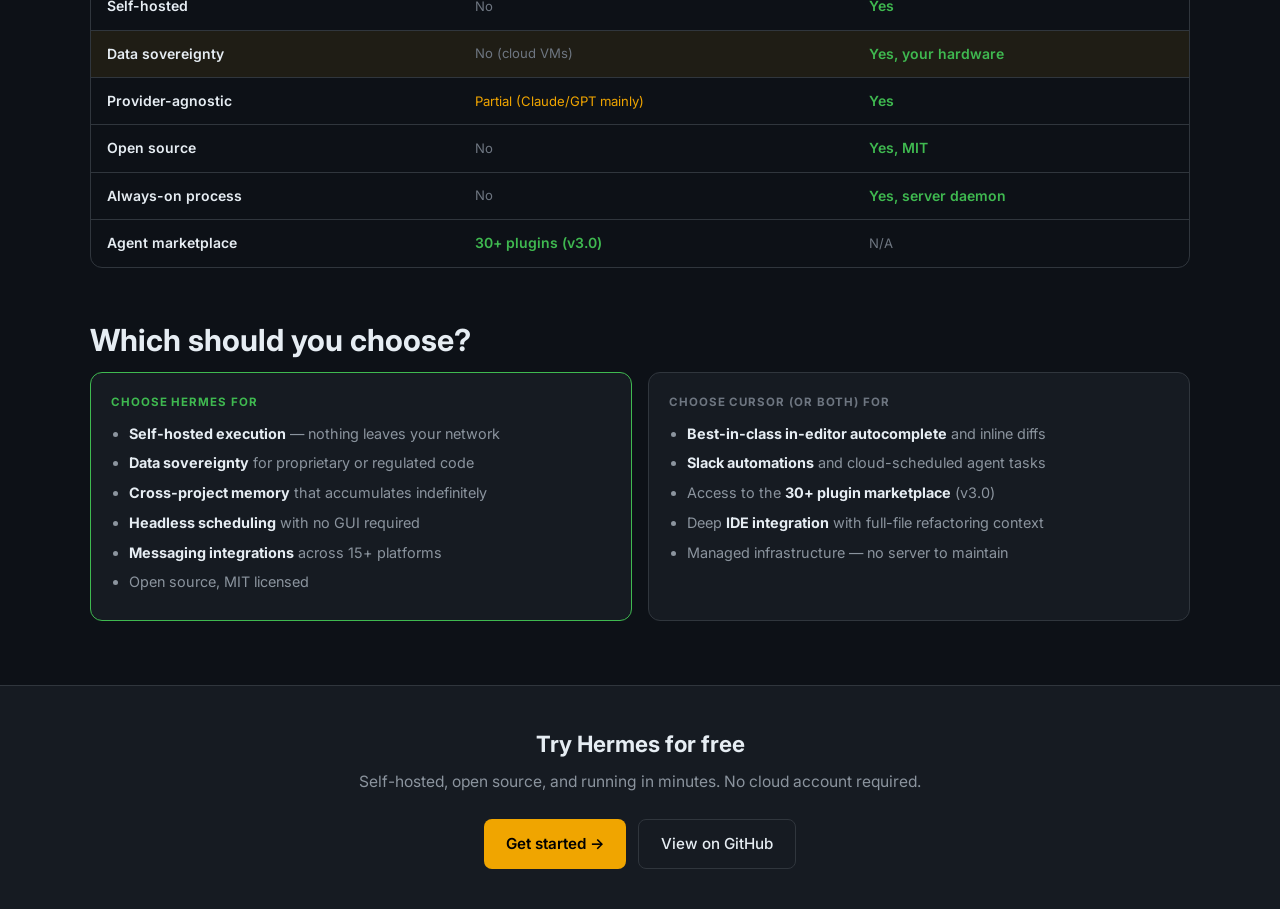
<file: compare/cursor.html>
<!DOCTYPE html>
<html lang="en" data-theme="dark">
<head>
  <meta charset="UTF-8" />
  <meta name="viewport" content="width=device-width, initial-scale=1.0" />
  <title>Hermes vs. Cursor | Comparison</title>
  <meta name="description" content="Cursor has per-project Memories, cloud Automations (March 2026), Slack integration, and v3.0 agent-first with 30+ marketplace plugins. It's not a narrow editor anymore." />
  <link rel="preconnect" href="https://fonts.googleapis.com" />
  <link rel="preconnect" href="https://fonts.gstatic.com" crossorigin />
  <link href="https://fonts.googleapis.com/css2?family=Inter:wght@300;400;500;600;700;800&family=JetBrains+Mono:wght@400;500&display=swap" rel="stylesheet" />
  <style>
    :root {
      --bg-primary: #0d1117;
      --bg-secondary: #161b22;
      --bg-tertiary: #21262d;
      --bg-card: #161b22;
      --bg-card-hover: #1c2128;
      --border: #30363d;
      --border-hover: #484f58;
      --text-primary: #e6edf3;
      --text-secondary: #8b949e;
      --text-muted: #6e7681;
      --accent: #f0a500;
      --accent-dim: #c88800;
      --accent-glow: rgba(240,165,0,0.15);
      --accent-subtle: rgba(240,165,0,0.08);
      --green: #3fb950;
      --red: #f85149;
      --blue: #58a6ff;
      --purple: #bc8cff;
      --nav-height: 64px;
      --radius: 8px;
      --radius-lg: 12px;
      --shadow: 0 1px 3px rgba(0,0,0,0.4),0 4px 16px rgba(0,0,0,0.3);
    }
    [data-theme="light"] {
      --bg-primary: #ffffff;
      --bg-secondary: #f6f8fa;
      --bg-tertiary: #eaeef2;
      --bg-card: #ffffff;
      --bg-card-hover: #f6f8fa;
      --border: #d0d7de;
      --border-hover: #9198a1;
      --text-primary: #1f2328;
      --text-secondary: #656d76;
      --text-muted: #9198a1;
      --accent: #c07800;
      --accent-dim: #a06000;
      --accent-glow: rgba(192,120,0,0.12);
      --accent-subtle: rgba(192,120,0,0.06);
      --green: #1a7f37;
      --red: #cf222e;
      --blue: #0969da;
      --purple: #7c3aed;
      --shadow: 0 1px 3px rgba(0,0,0,0.1),0 4px 16px rgba(0,0,0,0.06);
    }
    *,*::before,*::after{box-sizing:border-box;margin:0;padding:0}
    html{scroll-behavior:smooth;font-size:16px;overflow-x:hidden}
    body{font-family:'Inter',-apple-system,BlinkMacSystemFont,'Segoe UI',sans-serif;background:var(--bg-primary);color:var(--text-primary);line-height:1.6;transition:background 0.2s,color 0.2s;-webkit-font-smoothing:antialiased}
    a{color:var(--accent);text-decoration:none;transition:color 0.15s}
    a:hover{color:var(--accent-dim)}
    img{max-width:100%}
    ::-webkit-scrollbar{width:6px;height:6px}
    ::-webkit-scrollbar-track{background:var(--bg-secondary)}
    ::-webkit-scrollbar-thumb{background:var(--border);border-radius:3px}
    #nav{position:fixed;top:0;left:0;right:0;height:var(--nav-height);background:rgba(13,17,23,0.92);backdrop-filter:blur(12px);-webkit-backdrop-filter:blur(12px);border-bottom:1px solid var(--border);z-index:1000}
    [data-theme="light"] #nav{background:rgba(255,255,255,0.92)}
    .nav-inner{max-width:1100px;margin:0 auto;padding:0 24px;height:100%;display:flex;align-items:center;justify-content:space-between;gap:16px}
    .nav-logo{display:flex;align-items:center;gap:10px;font-weight:700;font-size:1.1rem;color:var(--text-primary);text-decoration:none;flex-shrink:0}
    .nav-logo-icon{width:32px;height:32px;background:linear-gradient(135deg,var(--accent),var(--accent-dim));border-radius:8px;display:flex;align-items:center;justify-content:center;font-size:18px;line-height:1}
    .nav-back{display:flex;align-items:center;gap:6px;color:var(--text-secondary);font-size:0.875rem;font-weight:500;padding:6px 12px;border-radius:6px;transition:color 0.15s,background 0.15s;text-decoration:none}
    .nav-back:hover{color:var(--text-primary);background:var(--bg-tertiary)}
    .btn-theme{background:none;border:1px solid var(--border);color:var(--text-secondary);cursor:pointer;padding:7px 10px;border-radius:6px;font-size:15px;line-height:1;transition:border-color 0.15s,color 0.15s,background 0.15s}
    .btn-theme:hover{border-color:var(--border-hover);color:var(--text-primary);background:var(--bg-tertiary)}
    .btn-cta{background:var(--accent);color:#000;font-size:0.8rem;font-weight:600;padding:7px 14px;border-radius:6px;border:none;cursor:pointer;text-decoration:none;display:inline-block;transition:background 0.15s,transform 0.1s;white-space:nowrap}
    .btn-cta:hover{background:var(--accent-dim);color:#000;transform:translateY(-1px)}
    main{padding-top:var(--nav-height)}
    .hero{padding:60px 24px 48px;background:var(--bg-primary);position:relative;overflow:hidden}
    .hero::before{content:'';position:absolute;top:-200px;left:50%;transform:translateX(-50%);width:800px;height:400px;background:radial-gradient(ellipse at center,var(--accent-glow) 0%,transparent 70%);pointer-events:none}
    .container{max-width:1100px;margin:0 auto;position:relative}
    .section{padding:64px 24px}
    .section-alt{background:var(--bg-secondary)}
    .breadcrumb{display:flex;align-items:center;gap:8px;font-size:0.8rem;color:var(--text-muted);margin-bottom:24px;flex-wrap:wrap}
    .breadcrumb a{color:var(--text-muted)}
    .breadcrumb a:hover{color:var(--accent)}
    .breadcrumb-sep{opacity:0.4}
    .page-label{font-size:0.75rem;font-weight:600;letter-spacing:0.1em;text-transform:uppercase;color:var(--accent);margin-bottom:12px}
    .page-title{font-size:clamp(2rem,5vw,3.2rem);font-weight:800;line-height:1.1;letter-spacing:-0.02em;margin-bottom:16px}
    .page-sub{font-size:1.05rem;color:var(--text-secondary);max-width:680px;line-height:1.7;margin-bottom:32px}
    .verdict{display:flex;align-items:flex-start;gap:16px;background:var(--accent-subtle);border:1px solid rgba(240,165,0,0.2);border-radius:var(--radius-lg);padding:20px 24px;margin-bottom:48px}
    [data-theme="light"] .verdict{border-color:rgba(192,120,0,0.2)}
    .verdict-icon{font-size:1.6rem;flex-shrink:0;line-height:1}
    .verdict-text strong{color:var(--text-primary);display:block;margin-bottom:4px;font-size:1rem}
    .verdict-text p{color:var(--text-secondary);font-size:0.9rem;line-height:1.6;margin:0}
    .section-title{font-size:clamp(1.4rem,3vw,1.9rem);font-weight:700;margin-bottom:8px;color:var(--text-primary)}
    .section-body{font-size:1rem;color:var(--text-secondary);max-width:720px;line-height:1.7;margin-bottom:32px}
    .feature-compare{display:grid;grid-template-columns:1fr 1fr;gap:24px;margin-bottom:40px}
    @media(max-width:700px){.feature-compare{grid-template-columns:1fr}}
    .fc-col{background:var(--bg-card);border:1px solid var(--border);border-radius:var(--radius-lg);padding:24px}
    .fc-col.hermes{border-color:var(--accent);border-width:2px}
    .fc-col-label{font-size:0.75rem;font-weight:700;letter-spacing:0.08em;text-transform:uppercase;margin-bottom:16px;color:var(--text-muted)}
    .fc-col.hermes .fc-col-label{color:var(--accent)}
    .fc-col-name{font-size:1.1rem;font-weight:700;color:var(--text-primary);margin-bottom:20px}
    .fc-row{display:flex;align-items:flex-start;gap:10px;padding:9px 0;border-bottom:1px solid var(--border)}
    .fc-row:last-child{border-bottom:none}
    .fc-key{flex:1;font-size:0.875rem;color:var(--text-secondary)}
    .fc-val{font-size:0.875rem;font-weight:500;text-align:right;min-width:60px}
    .fc-val.yes{color:var(--green)}
    .fc-val.no{color:var(--text-muted)}
    .fc-val.partial{color:var(--accent)}
    .fc-val.preview{color:var(--purple)}
    .fc-val.cloud{color:var(--blue)}
    .narrative{max-width:780px;min-width:0;word-break:break-word}
    .narrative h3{font-size:1.1rem;font-weight:700;color:var(--text-primary);margin:32px 0 10px}
    .narrative h3:first-child{margin-top:0}
    .narrative p{font-size:0.975rem;color:var(--text-secondary);line-height:1.75;margin-bottom:16px}
    .narrative ul{padding-left:20px;margin-bottom:16px}
    .narrative li{font-size:0.975rem;color:var(--text-secondary);line-height:1.7;margin-bottom:6px}
    .narrative strong{color:var(--text-primary)}
    .narrative a{color:var(--accent)}
    .table-wrap{overflow-x:auto;border-radius:var(--radius-lg);border:1px solid var(--border);margin:24px 0 40px}
    table{width:100%;border-collapse:collapse;font-size:0.875rem}
    thead th{background:var(--bg-tertiary);color:var(--text-secondary);font-weight:600;font-size:0.78rem;letter-spacing:0.04em;text-transform:uppercase;padding:12px 16px;text-align:left;border-bottom:1px solid var(--border);white-space:nowrap}
    thead th:first-child{color:var(--text-primary)}
    tbody tr{border-bottom:1px solid var(--border);transition:background 0.1s}
    tbody tr:last-child{border-bottom:none}
    tbody tr:hover{background:var(--bg-card-hover)}
    tbody tr.hl{background:var(--accent-subtle)}
    tbody tr.hl:hover{background:rgba(240,165,0,0.12)}
    tbody td{padding:12px 16px;color:var(--text-secondary);vertical-align:middle}
    tbody td:first-child{font-weight:600;color:var(--text-primary);white-space:nowrap}
    .c-yes{color:var(--green);font-weight:600}
    .c-no{color:var(--text-muted);font-size:0.82rem}
    .c-partial{color:var(--accent);font-size:0.82rem}
    .c-cloud{color:var(--blue);font-size:0.82rem}
    .c-prev{color:var(--purple);font-size:0.82rem}
    .who-grid{display:grid;grid-template-columns:1fr 1fr;gap:16px;margin-top:8px}
    @media(max-width:600px){.who-grid{grid-template-columns:1fr}}
    .who-card{background:var(--bg-card);border:1px solid var(--border);border-radius:var(--radius-lg);padding:20px}
    .who-card.choose-hermes{border-color:var(--green)}
    .who-card.choose-other{border-color:var(--border)}
    .who-card-label{font-size:0.72rem;font-weight:700;letter-spacing:0.08em;text-transform:uppercase;margin-bottom:10px;color:var(--text-muted)}
    .who-card.choose-hermes .who-card-label{color:var(--green)}
    .who-card ul{padding-left:18px}
    .who-card li{font-size:0.9rem;color:var(--text-secondary);line-height:1.65;margin-bottom:6px}
    .who-card strong{color:var(--text-primary)}
    .cta-strip{background:var(--bg-secondary);border-top:1px solid var(--border);padding:40px 24px;text-align:center}
    .cta-strip h2{font-size:1.4rem;font-weight:700;margin-bottom:8px}
    .cta-strip p{color:var(--text-secondary);margin-bottom:24px;font-size:0.975rem}
    .cta-btns{display:flex;gap:12px;justify-content:center;flex-wrap:wrap}
    .btn-primary{display:inline-flex;align-items:center;gap:6px;background:var(--accent);color:#000;font-weight:600;font-size:0.95rem;padding:12px 22px;border-radius:8px;transition:background 0.15s,transform 0.1s}
    .btn-primary:hover{background:var(--accent-dim);color:#000;transform:translateY(-1px)}
    .btn-secondary{display:inline-flex;align-items:center;gap:6px;background:var(--bg-card);border:1px solid var(--border);color:var(--text-primary);font-weight:500;font-size:0.95rem;padding:12px 22px;border-radius:8px;transition:border-color 0.15s,background 0.15s}
    .btn-secondary:hover{border-color:var(--border-hover);background:var(--bg-card-hover);color:var(--text-primary)}
    .compare-nav{display:flex;flex-wrap:wrap;gap:8px;margin-top:40px;padding-top:32px;border-top:1px solid var(--border)}
    .compare-nav-label{width:100%;font-size:0.75rem;font-weight:600;letter-spacing:0.1em;text-transform:uppercase;color:var(--text-muted);margin-bottom:4px}
    .cpill{display:inline-block;padding:6px 14px;border:1px solid var(--border);border-radius:100px;font-size:0.82rem;font-weight:500;color:var(--text-secondary);transition:border-color 0.15s,color 0.15s,background 0.15s}
    .cpill:hover{border-color:var(--accent);color:var(--accent);background:var(--accent-subtle)}
    .cpill.active{border-color:var(--accent);color:var(--accent);background:var(--accent-subtle)}
    /* ── Mobile nav: prevent 3-item nav overflow ── */
    @media(max-width:640px){
      .nav-back{display:none}
      .btn-cta{display:none}
      .nav-inner{gap:8px}
    }
    @media(max-width:768px){
      .section{padding:48px 16px}
      .hero{padding:48px 16px 36px}
      .feature-compare{grid-template-columns:1fr}
    }
  
    /* HAMBURGER */
    .hamburger{display:none;flex-direction:column;gap:5px;cursor:pointer;padding:6px;border:1px solid var(--border);border-radius:6px;background:none;transition:border-color 0.15s;flex-shrink:0}
    .hamburger:hover{border-color:var(--accent)}
    .hamburger span{display:block;width:20px;height:2px;background:var(--text-secondary);border-radius:2px;transition:transform 0.2s,opacity 0.2s}
    .hamburger.open span:nth-child(1){transform:translateY(7px) rotate(45deg)}
    .hamburger.open span:nth-child(2){opacity:0}
    .hamburger.open span:nth-child(3){transform:translateY(-7px) rotate(-45deg)}
    #compare-mobile-menu{display:none;position:fixed;top:var(--nav-height,64px);left:0;right:0;background:var(--bg-secondary,#161b22);border-bottom:1px solid var(--border,#30363d);padding:16px 24px;z-index:999;flex-direction:column;gap:4px}
    #compare-mobile-menu.open{display:flex}
    #compare-mobile-menu a{color:var(--text-secondary,#8b949e);font-size:0.95rem;font-weight:500;padding:10px 12px;border-radius:6px;text-decoration:none;transition:color 0.15s,background 0.15s}
    #compare-mobile-menu a:hover{color:var(--text-primary,#e6edf3);background:var(--bg-tertiary,#21262d)}
    #compare-mobile-menu a.accent{color:var(--accent,#f0a500)}
    #compare-mobile-menu .menu-divider{height:1px;background:var(--border,#30363d);margin:4px 0}
    @media(max-width:640px){
      .hamburger{display:flex}
      .btn-cta{display:none}
      .nav-back{display:none}
    }
    </style>
</head>
<body>

<nav id="nav">
  <div class="nav-inner">
    <a href="../index.html" class="nav-logo">
      <div class="nav-logo-icon">⚡</div>
      Hermes
    </a>
    <a href="../index.html#compare" class="nav-back"><span>← All comparisons</span></a>
    <div style="display:flex;align-items:center;gap:8px;flex-shrink:0">
      <button class="btn-theme" id="theme-toggle" aria-label="Toggle theme">🌙</button>
      <a href="https://hermes-agent.nousresearch.com/docs/getting-started/installation" class="btn-cta" target="_blank" rel="noopener">Get started →</a>
    </div>
  </div>
  <button class="hamburger" id="compare-hamburger" aria-label="Open menu" aria-expanded="false"><span></span><span></span><span></span></button>
</nav>

<div id="compare-mobile-menu">
  <a href="../index.html">⚡ Hermes Home</a>
  <a href="../index.html#compare">← All comparisons</a>
  <div class="menu-divider"></div>
  <a href="../eli5/" class="accent">🧠 ELI5</a>
  <a href="../models/" class="accent">🤖 Best Models</a>
  <a href="../community/" class="accent">🌎 Community</a>
  <a href="https://hermes-agent.nousresearch.com/docs/getting-started/installation" target="_blank" rel="noopener" class="accent">Get started →</a>
</div>

<main>
  <div class="hero">
    <div class="container">
      <div class="breadcrumb">
        <a href="../index.html">Hermes</a>
        <span class="breadcrumb-sep">/</span>
        <a href="../index.html#compare">Comparisons</a>
        <span class="breadcrumb-sep">/</span>
        <span>vs. Cursor</span>
      </div>
      <div class="page-label">Comparison</div>
      <h1 class="page-title">Hermes vs. Cursor</h1>
      <p class="page-sub">Cursor has per-project Memories, cloud Automations (March 2026), Slack integration, and v3.0 agent-first with 30+ marketplace plugins. It's not a narrow editor anymore.</p>

      <div class="verdict">
        <div class="verdict-icon">✏️</div>
        <div class="verdict-text">
          <strong>Different primary use case.</strong>
          <p>Cursor is exceptional for in-editor coding. Hermes is a persistent server agent. Most devs use both: Cursor in the editor, Hermes for continuity and automation across everything else.</p>
        </div>
      </div>

      <div class="feature-compare">
        <div class="fc-col hermes">
          <div class="fc-col-label">You're here</div>
          <div class="fc-col-name">Hermes</div>
          <div class="fc-row"><span class="fc-key">In-editor autocomplete</span><span class="fc-val no">No</span></div>
          <div class="fc-row"><span class="fc-key">Inline diff/refactor</span><span class="fc-val partial">Via shell</span></div>
          <div class="fc-row"><span class="fc-key">Cross-session memory</span><span class="fc-val yes">Yes, all projects</span></div>
          <div class="fc-row"><span class="fc-key">Scheduled background jobs</span><span class="fc-val yes">Yes, self-hosted cron</span></div>
          <div class="fc-row"><span class="fc-key">Messaging/multi-surface</span><span class="fc-val yes">Yes, many platforms</span></div>
          <div class="fc-row"><span class="fc-key">Self-hosted</span><span class="fc-val yes">Yes</span></div>
          <div class="fc-row"><span class="fc-key">Data sovereignty</span><span class="fc-val yes">Yes, your hardware</span></div>
          <div class="fc-row"><span class="fc-key">Provider-agnostic</span><span class="fc-val yes">Yes</span></div>
          <div class="fc-row"><span class="fc-key">Open source</span><span class="fc-val yes">Yes, MIT</span></div>
          <div class="fc-row"><span class="fc-key">Always-on server process</span><span class="fc-val yes">Yes</span></div>
          <div class="fc-row"><span class="fc-key">Memory inspectability</span><span class="fc-val yes">Yes, markdown</span></div>
          <div class="fc-row"><span class="fc-key">Agent marketplace</span><span class="fc-val no">N/A</span></div>
        </div>
        <div class="fc-col">
          <div class="fc-col-label">Comparing</div>
          <div class="fc-col-name">Cursor</div>
          <div class="fc-row"><span class="fc-key">In-editor autocomplete</span><span class="fc-val yes">Excellent (Supermaven)</span></div>
          <div class="fc-row"><span class="fc-key">Inline diff/refactor</span><span class="fc-val yes">Yes, first-class</span></div>
          <div class="fc-row"><span class="fc-key">Cross-session memory</span><span class="fc-val partial">Yes, per-project (since June 2025)</span></div>
          <div class="fc-row"><span class="fc-key">Scheduled background jobs</span><span class="fc-val cloud">Yes, Automations on cloud VMs (March 2026)</span></div>
          <div class="fc-row"><span class="fc-key">Messaging/multi-surface</span><span class="fc-val partial">Slack bot, web app, mobile</span></div>
          <div class="fc-row"><span class="fc-key">Self-hosted</span><span class="fc-val no">No</span></div>
          <div class="fc-row"><span class="fc-key">Data sovereignty</span><span class="fc-val no">No, cloud VMs</span></div>
          <div class="fc-row"><span class="fc-key">Provider-agnostic</span><span class="fc-val partial">Partial (Claude/GPT mainly)</span></div>
          <div class="fc-row"><span class="fc-key">Open source</span><span class="fc-val no">No</span></div>
          <div class="fc-row"><span class="fc-key">Always-on server process</span><span class="fc-val no">No (app or cloud-scheduled)</span></div>
          <div class="fc-row"><span class="fc-key">Memory inspectability</span><span class="fc-val partial">Partial (local but less accessible)</span></div>
          <div class="fc-row"><span class="fc-key">Agent marketplace</span><span class="fc-val yes">30+ plugins (v3.0)</span></div>
        </div>
      </div>

      <!-- Compare nav pills -->
      <div class="compare-nav">
        <div class="compare-nav-label">More comparisons</div>
        <a href="openclaw.html" class="cpill">vs. OpenClaw</a>
        <a href="claude-code.html" class="cpill">vs. Claude Code</a>
        <a href="codex.html" class="cpill">vs. Codex</a>
        <a href="opencode.html" class="cpill">vs. OpenCode</a>
        <a href="cursor.html" class="cpill active">vs. Cursor</a>
        <a href="copilot.html" class="cpill">vs. Copilot</a>
        <a href="claude-ai.html" class="cpill">vs. Claude.ai</a>
        <a href="chatgpt.html" class="cpill">vs. ChatGPT</a>
        <a href="perplexity-computer.html" class="cpill">vs. Perplexity Computer</a>
      </div>
    </div>
  </div>

  <!-- Narrative -->
  <div class="section section-alt">
    <div class="container">
      <h2 class="section-title">The details</h2>
      <p class="section-body">Cursor has evolved far beyond a code editor. But its core identity and its strongest features remain IDE-first.</p>
      <div class="narrative">

        <h3>Cursor in 2026 is not Cursor in 2024</h3>
        <p>Cursor has moved fast. <strong>Memories</strong> launched in June 2025, giving per-project context persistence. <strong>Automations</strong> launched in March 2026, enabling scheduled cloud-executed agent tasks. <strong>Cursor v3.0</strong> (April 2026) repositioned it as agent-first with a 30+ plugin marketplace. The company is <strong>valued at over $29B</strong> with $2B ARR, and the Supermaven acquisition brought one of the fastest autocomplete engines in the industry. This is a serious, well-funded product moving quickly.</p>

        <h3>What Cursor is really for</h3>
        <p>Cursor's strongest features are fundamentally IDE features: <strong>autocomplete as you type</strong> with Supermaven-powered latency, <strong>inline diffs</strong> that let you accept or reject changes line-by-line, and <strong>refactoring with full file context</strong> visible in the editor. No terminal-based agent replicates the inline diff experience. If you spend most of your coding time in an editor and want AI that integrates deeply into that workflow, Cursor is the category leader.</p>

        <h3>Memory and scheduling: per-project cloud vs. cross-project self-hosted</h3>
        <p>Cursor Memories are <strong>per-project</strong> and stored on Cursor's cloud infrastructure — they persist as long as your subscription is active. Cursor Automations run on <strong>Cursor cloud VMs</strong>, not on your own server. Hermes runs on your hardware: memory accumulates <strong>cross-project</strong> indefinitely, and scheduled jobs run on whatever server you choose. The architectural difference matters for teams that need to keep code off external infrastructure, or who want memory that spans multiple projects and codebases.</p>

        <h3>Data sovereignty</h3>
        <p>When Cursor Automations execute your code on cloud VMs, your code passes through Cursor's infrastructure. For open-source side projects this is often fine. For proprietary business logic, regulated data, or security-sensitive codebases, the question of <strong>where your code runs</strong> is non-trivial. Hermes runs entirely on your own hardware — the agent, the scheduler, the memory store, and any code it executes never leave your network unless you explicitly push something out.</p>

        <h3>The combination pattern</h3>
        <p>These tools work well together. Use <strong>Cursor in the editor</strong> for autocomplete, inline diffs, and active coding sessions. Use <strong>Hermes in the background</strong> for cross-project memory, headless scheduled tasks, messaging integrations, and continuity between sessions. Many teams run both: Cursor for the creative act of writing code, Hermes for everything that needs to persist and run when no one is watching.</p>
      </div>
    </div>
  </div>

  <!-- Full table -->
  <div class="section">
    <div class="container">
      <h2 class="section-title">Full feature comparison</h2>
      <div class="table-wrap">
        <table>
          <thead>
            <tr>
              <th>Feature</th>
              <th>Cursor</th>
              <th>Hermes</th>
            </tr>
          </thead>
          <tbody>
            <tr><td>In-editor autocomplete</td><td class="c-yes">Excellent (Supermaven)</td><td class="c-no">No</td></tr>
            <tr><td>Inline diff/refactor</td><td class="c-yes">Yes, first-class</td><td class="c-partial">Via shell tools</td></tr>
            <tr class="hl"><td>Memory scope</td><td class="c-partial">Per-project</td><td class="c-yes">Cross-project, all time</td></tr>
            <tr class="hl"><td>Memory location</td><td class="c-partial">Cursor cloud</td><td class="c-yes">Your server</td></tr>
            <tr class="hl"><td>Scheduled jobs</td><td class="c-cloud">Yes, Automations (cloud VMs)</td><td class="c-yes">Yes, self-hosted cron</td></tr>
            <tr><td>Agent execution location</td><td class="c-cloud">Cursor cloud VMs</td><td class="c-yes">Your hardware</td></tr>
            <tr><td>Messaging</td><td class="c-partial">Slack bot, web, mobile</td><td class="c-yes">Yes, 15+ platforms</td></tr>
            <tr><td>Self-hosted</td><td class="c-no">No</td><td class="c-yes">Yes</td></tr>
            <tr class="hl"><td>Data sovereignty</td><td class="c-no">No (cloud VMs)</td><td class="c-yes">Yes, your hardware</td></tr>
            <tr><td>Provider-agnostic</td><td class="c-partial">Partial (Claude/GPT mainly)</td><td class="c-yes">Yes</td></tr>
            <tr><td>Open source</td><td class="c-no">No</td><td class="c-yes">Yes, MIT</td></tr>
            <tr><td>Always-on process</td><td class="c-no">No</td><td class="c-yes">Yes, server daemon</td></tr>
            <tr><td>Agent marketplace</td><td class="c-yes">30+ plugins (v3.0)</td><td class="c-no">N/A</td></tr>
          </tbody>
        </table>
      </div>

      <!-- Who section -->
      <h2 class="section-title" style="margin-top:48px">Which should you choose?</h2>
      <div class="who-grid">
        <div class="who-card choose-hermes">
          <div class="who-card-label">Choose Hermes for</div>
          <ul>
            <li><strong>Self-hosted execution</strong> — nothing leaves your network</li>
            <li><strong>Data sovereignty</strong> for proprietary or regulated code</li>
            <li><strong>Cross-project memory</strong> that accumulates indefinitely</li>
            <li><strong>Headless scheduling</strong> with no GUI required</li>
            <li><strong>Messaging integrations</strong> across 15+ platforms</li>
            <li>Open source, MIT licensed</li>
          </ul>
        </div>
        <div class="who-card choose-other">
          <div class="who-card-label">Choose Cursor (or both) for</div>
          <ul>
            <li><strong>Best-in-class in-editor autocomplete</strong> and inline diffs</li>
            <li><strong>Slack automations</strong> and cloud-scheduled agent tasks</li>
            <li>Access to the <strong>30+ plugin marketplace</strong> (v3.0)</li>
            <li>Deep <strong>IDE integration</strong> with full-file refactoring context</li>
            <li>Managed infrastructure — no server to maintain</li>
          </ul>
        </div>
      </div>
    </div>
  </div>

  <!-- CTA -->
  <div class="cta-strip">
    <div class="container">
      <h2>Try Hermes for free</h2>
      <p>Self-hosted, open source, and running in minutes. No cloud account required.</p>
      <div class="cta-btns">
        <a href="https://hermes-agent.nousresearch.com/docs/getting-started/installation" class="btn-primary" target="_blank" rel="noopener">Get started →</a>
        <a href="https://github.com/nousresearch/hermes" class="btn-secondary" target="_blank" rel="noopener">View on GitHub</a>
      </div>
    </div>
  </div>
</main>

<script>
  const html = document.documentElement;
  const toggle = document.getElementById('theme-toggle');
  function setTheme(t) {
    html.setAttribute('data-theme', t);
    localStorage.setItem('theme', t);
    toggle.textContent = t === 'light' ? '🌙' : '☀️';
  }
  const saved = localStorage.getItem('theme');
  const prefersDark = window.matchMedia('(prefers-color-scheme: dark)').matches;
  if (saved) setTheme(saved);
  else if (!prefersDark) setTheme('light');
  else setTheme('dark');
  toggle.addEventListener('click', () => setTheme(html.getAttribute('data-theme') === 'dark' ? 'light' : 'dark'));
  // Hamburger
  var cHam = document.getElementById('compare-hamburger');
  var cMenu = document.getElementById('compare-mobile-menu');
  if (cHam && cMenu) {
    cHam.addEventListener('click', function() {
      var open = cMenu.classList.toggle('open');
      cHam.classList.toggle('open', open);
      cHam.setAttribute('aria-expanded', open);
    });
    document.addEventListener('click', function(e) {
      if (!cHam.contains(e.target) && !cMenu.contains(e.target)) {
        cMenu.classList.remove('open');
        cHam.classList.remove('open');
        cHam.setAttribute('aria-expanded', 'false');
      }
    });
  }

</script>
</body>
</html>
</file>
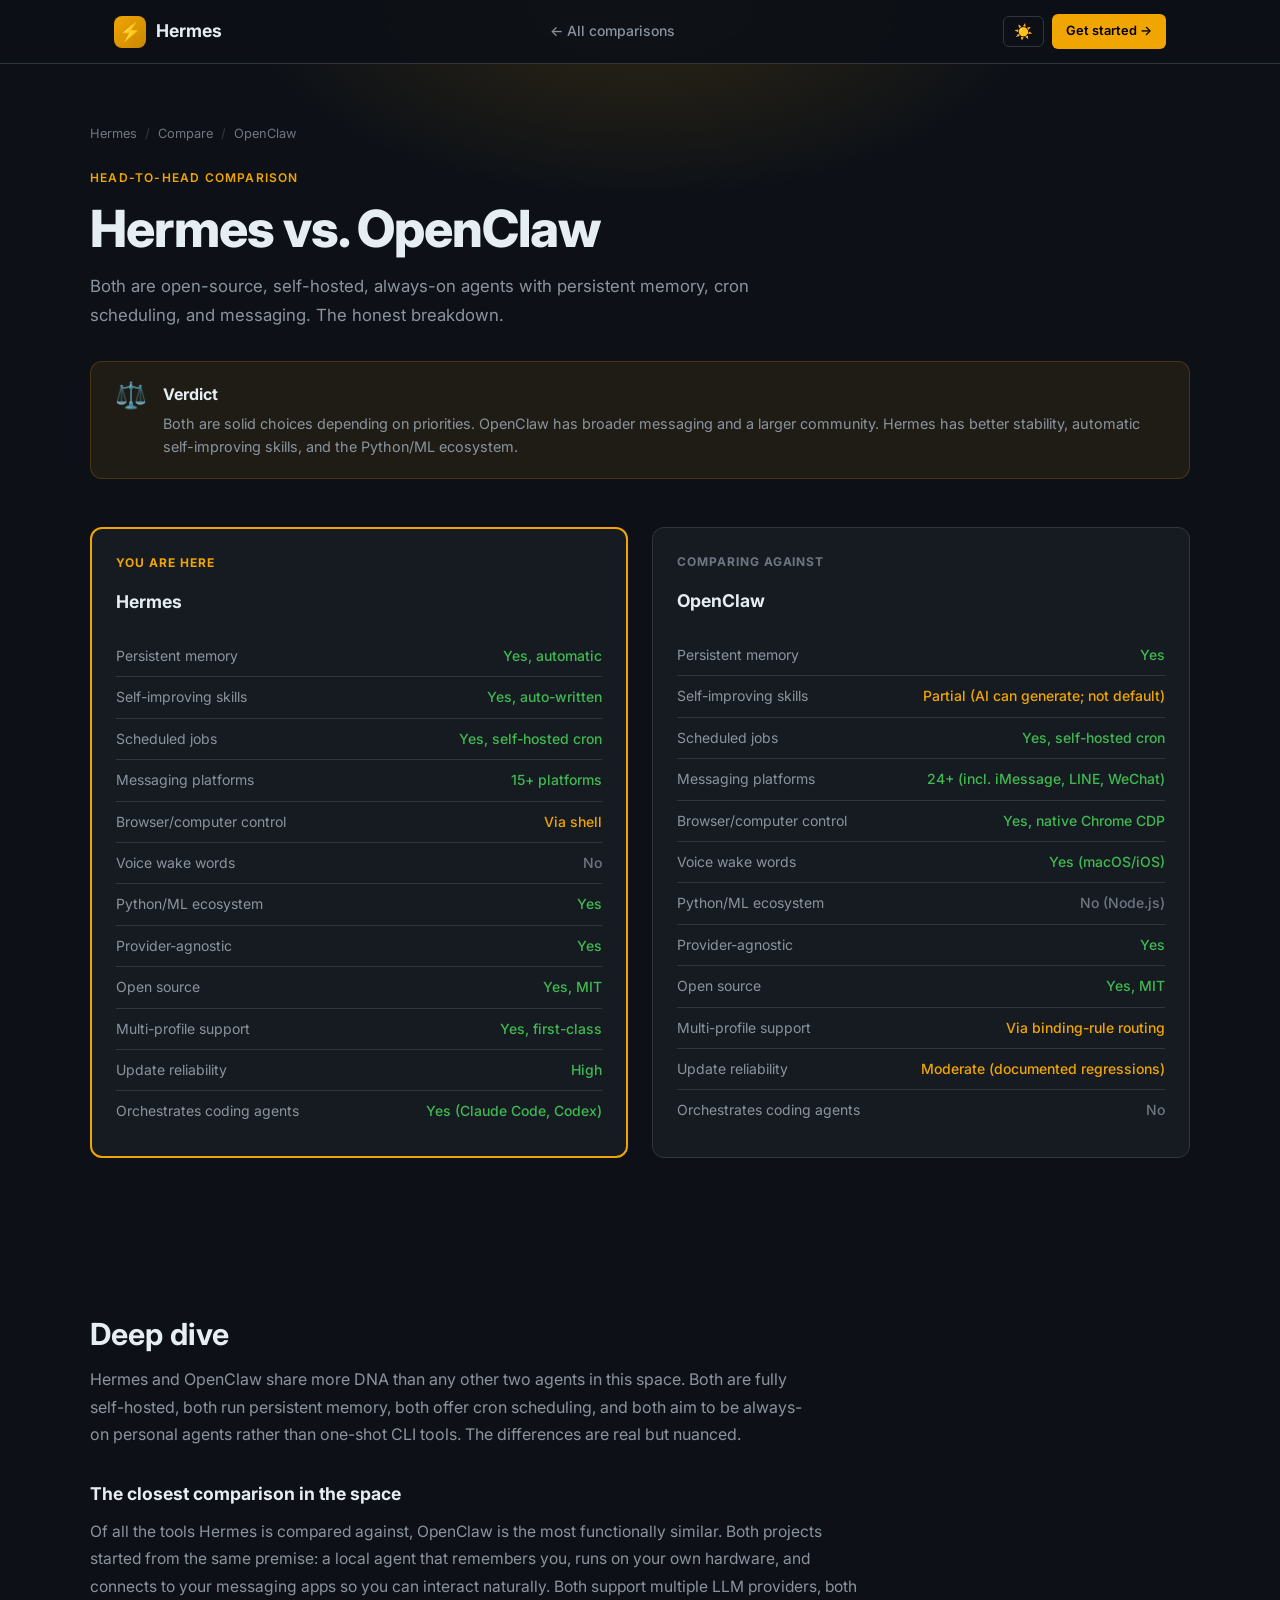
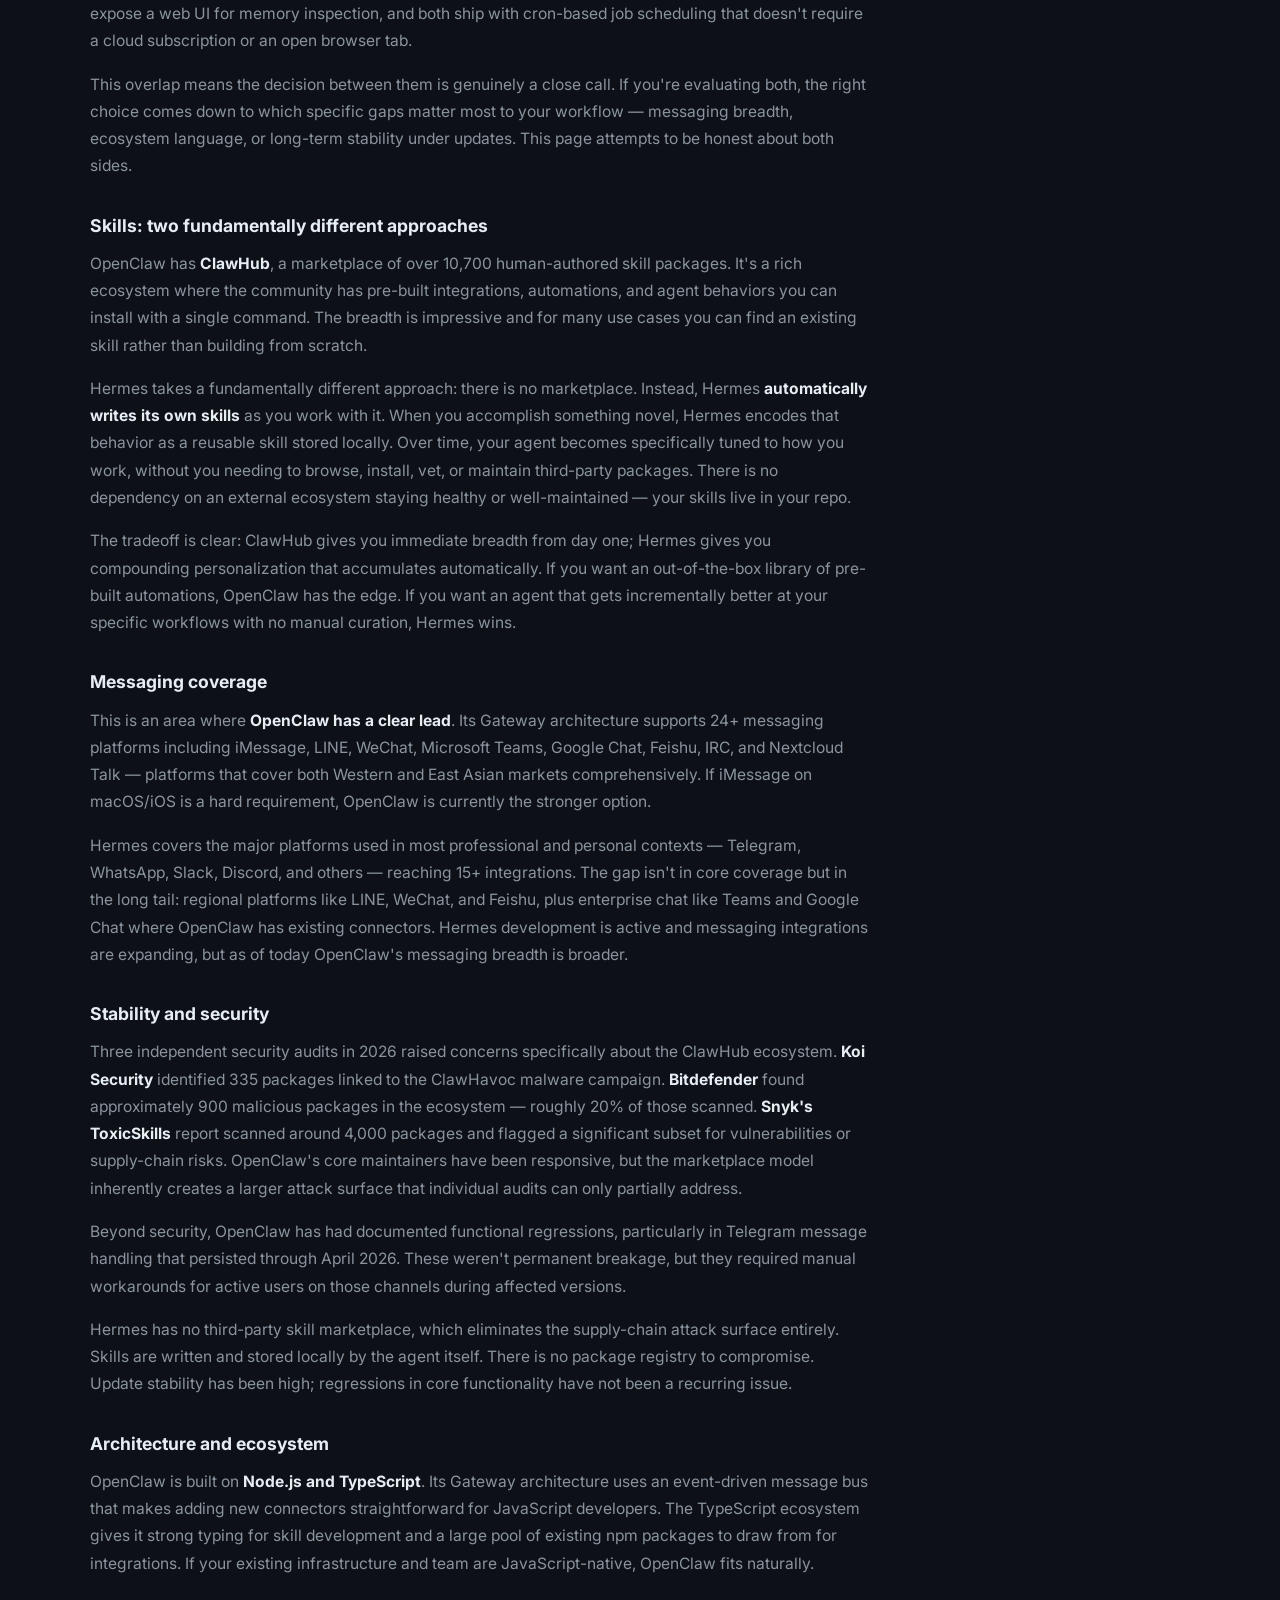
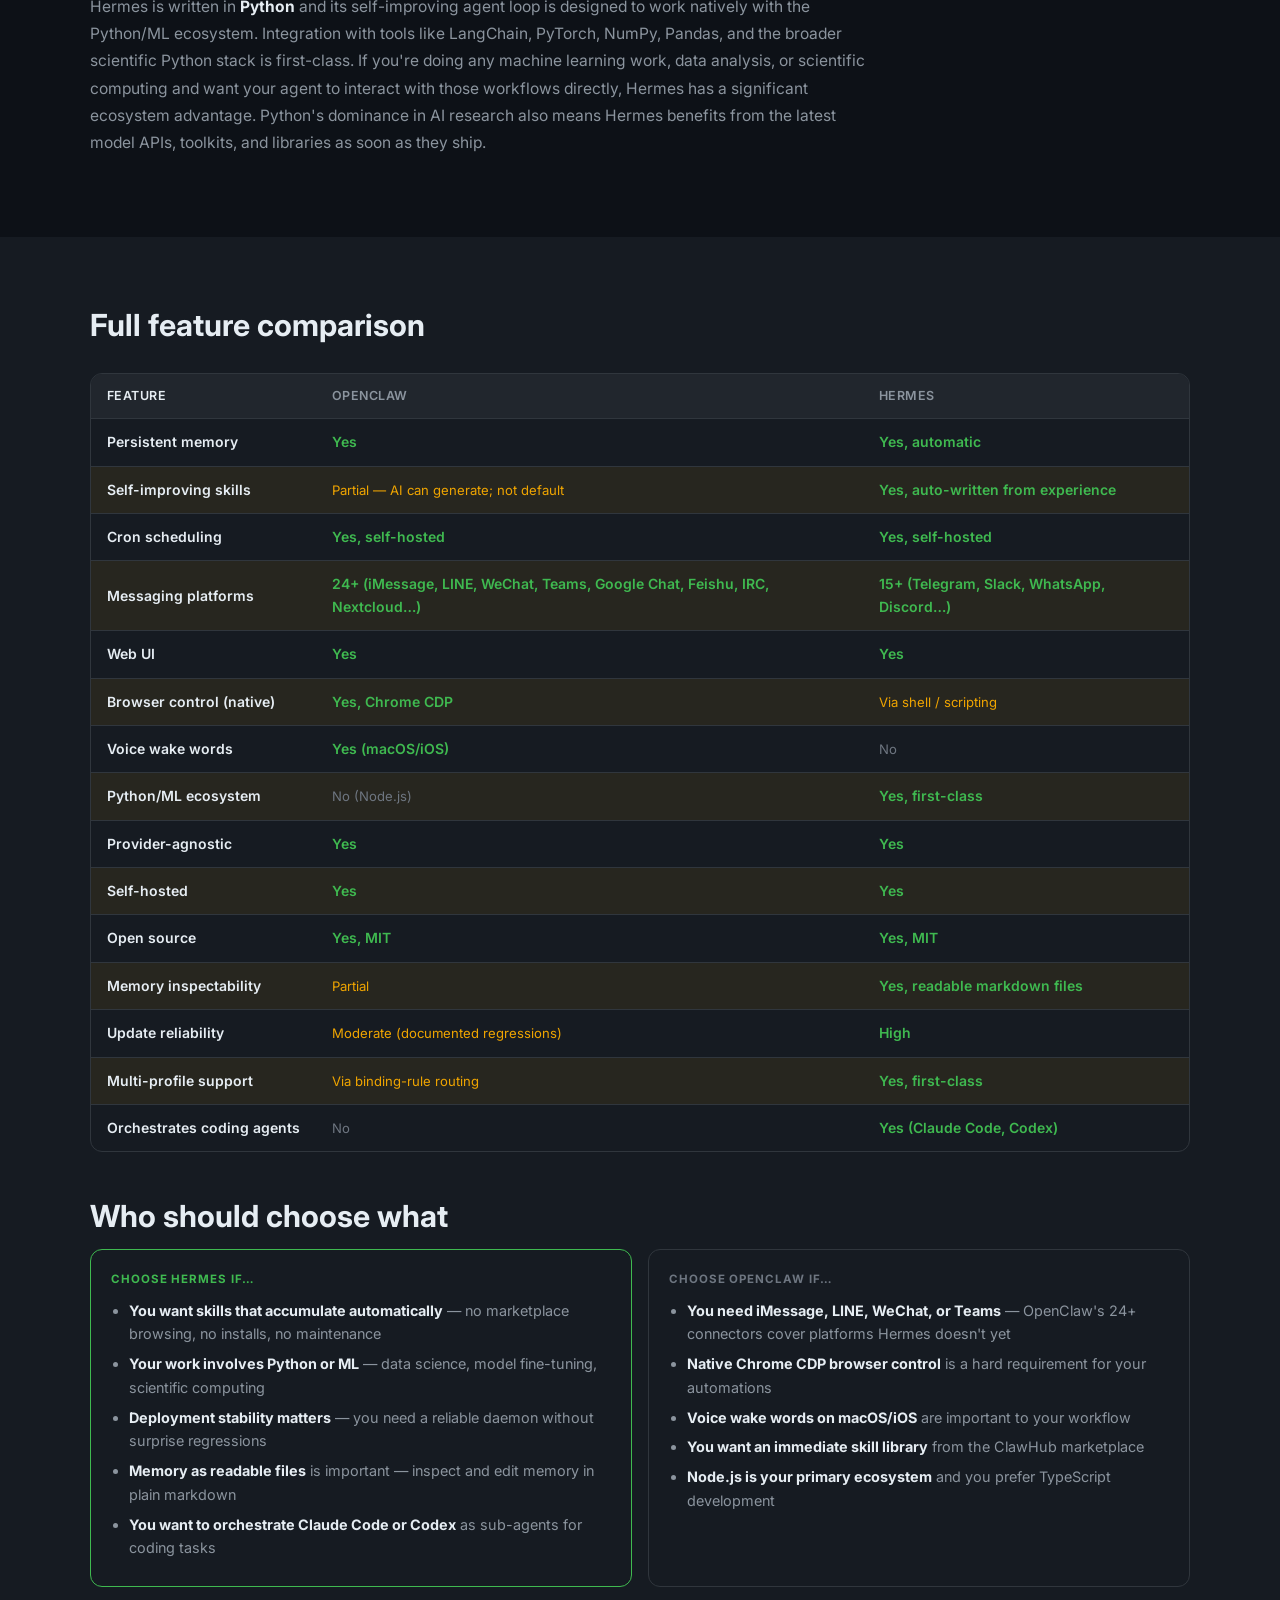
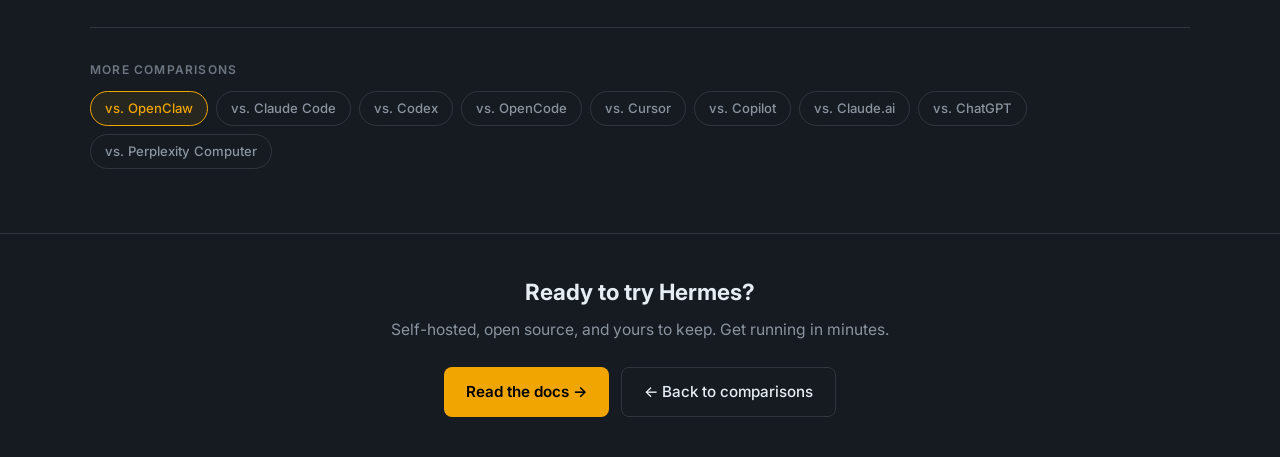
<file: compare/openclaw.html>
<!DOCTYPE html>
<html lang="en" data-theme="dark">
<head>
  <meta charset="UTF-8" />
  <meta name="viewport" content="width=device-width, initial-scale=1.0" />
  <title>Hermes vs. OpenClaw | Comparison</title>
  <meta name="description" content="Both are open-source, self-hosted, always-on agents with persistent memory, cron scheduling, and messaging. The honest breakdown." />
  <link rel="preconnect" href="https://fonts.googleapis.com" />
  <link rel="preconnect" href="https://fonts.gstatic.com" crossorigin />
  <link href="https://fonts.googleapis.com/css2?family=Inter:wght@300;400;500;600;700;800&family=JetBrains+Mono:wght@400;500&display=swap" rel="stylesheet" />
  <style>
    :root {
      --bg-primary: #0d1117;
      --bg-secondary: #161b22;
      --bg-tertiary: #21262d;
      --bg-card: #161b22;
      --bg-card-hover: #1c2128;
      --border: #30363d;
      --border-hover: #484f58;
      --text-primary: #e6edf3;
      --text-secondary: #8b949e;
      --text-muted: #6e7681;
      --accent: #f0a500;
      --accent-dim: #c88800;
      --accent-glow: rgba(240,165,0,0.15);
      --accent-subtle: rgba(240,165,0,0.08);
      --green: #3fb950;
      --red: #f85149;
      --blue: #58a6ff;
      --purple: #bc8cff;
      --nav-height: 64px;
      --radius: 8px;
      --radius-lg: 12px;
      --shadow: 0 1px 3px rgba(0,0,0,0.4),0 4px 16px rgba(0,0,0,0.3);
    }
    [data-theme="light"] {
      --bg-primary: #ffffff;
      --bg-secondary: #f6f8fa;
      --bg-tertiary: #eaeef2;
      --bg-card: #ffffff;
      --bg-card-hover: #f6f8fa;
      --border: #d0d7de;
      --border-hover: #9198a1;
      --text-primary: #1f2328;
      --text-secondary: #656d76;
      --text-muted: #9198a1;
      --accent: #c07800;
      --accent-dim: #a06000;
      --accent-glow: rgba(192,120,0,0.12);
      --accent-subtle: rgba(192,120,0,0.06);
      --green: #1a7f37;
      --red: #cf222e;
      --blue: #0969da;
      --purple: #7c3aed;
      --shadow: 0 1px 3px rgba(0,0,0,0.1),0 4px 16px rgba(0,0,0,0.06);
    }
    *,*::before,*::after{box-sizing:border-box;margin:0;padding:0}
    html{scroll-behavior:smooth;font-size:16px;overflow-x:hidden}
    body{font-family:'Inter',-apple-system,BlinkMacSystemFont,'Segoe UI',sans-serif;background:var(--bg-primary);color:var(--text-primary);line-height:1.6;transition:background 0.2s,color 0.2s;-webkit-font-smoothing:antialiased}
    a{color:var(--accent);text-decoration:none;transition:color 0.15s}
    a:hover{color:var(--accent-dim)}
    img{max-width:100%}
    ::-webkit-scrollbar{width:6px;height:6px}
    ::-webkit-scrollbar-track{background:var(--bg-secondary)}
    ::-webkit-scrollbar-thumb{background:var(--border);border-radius:3px}
    /* Nav */
    #nav{position:fixed;top:0;left:0;right:0;height:var(--nav-height);background:rgba(13,17,23,0.92);backdrop-filter:blur(12px);-webkit-backdrop-filter:blur(12px);border-bottom:1px solid var(--border);z-index:1000}
    [data-theme="light"] #nav{background:rgba(255,255,255,0.92)}
    .nav-inner{max-width:1100px;margin:0 auto;padding:0 24px;height:100%;display:flex;align-items:center;justify-content:space-between;gap:16px}
    .nav-logo{display:flex;align-items:center;gap:10px;font-weight:700;font-size:1.1rem;color:var(--text-primary);text-decoration:none;flex-shrink:0}
    .nav-logo-icon{width:32px;height:32px;background:linear-gradient(135deg,var(--accent),var(--accent-dim));border-radius:8px;display:flex;align-items:center;justify-content:center;font-size:18px;line-height:1}
    .nav-back{display:flex;align-items:center;gap:6px;color:var(--text-secondary);font-size:0.875rem;font-weight:500;padding:6px 12px;border-radius:6px;transition:color 0.15s,background 0.15s;text-decoration:none}
    .nav-back:hover{color:var(--text-primary);background:var(--bg-tertiary)}
    .btn-theme{background:none;border:1px solid var(--border);color:var(--text-secondary);cursor:pointer;padding:7px 10px;border-radius:6px;font-size:15px;line-height:1;transition:border-color 0.15s,color 0.15s,background 0.15s}
    .btn-theme:hover{border-color:var(--border-hover);color:var(--text-primary);background:var(--bg-tertiary)}
    .btn-cta{background:var(--accent);color:#000;font-size:0.8rem;font-weight:600;padding:7px 14px;border-radius:6px;border:none;cursor:pointer;text-decoration:none;display:inline-block;transition:background 0.15s,transform 0.1s;white-space:nowrap}
    .btn-cta:hover{background:var(--accent-dim);color:#000;transform:translateY(-1px)}
    /* Layout */
    main{padding-top:var(--nav-height)}
    .hero{padding:60px 24px 48px;background:var(--bg-primary)}
    .hero::before{content:'';position:absolute;top:-200px;left:50%;transform:translateX(-50%);width:800px;height:400px;background:radial-gradient(ellipse at center,var(--accent-glow) 0%,transparent 70%);pointer-events:none}
    .container{max-width:1100px;margin:0 auto;position:relative}
    .section{padding:64px 24px}
    .section-alt{background:var(--bg-secondary)}
    /* Breadcrumb */
    .breadcrumb{display:flex;align-items:center;gap:8px;font-size:0.8rem;color:var(--text-muted);margin-bottom:24px;flex-wrap:wrap}
    .breadcrumb a{color:var(--text-muted)}
    .breadcrumb a:hover{color:var(--accent)}
    .breadcrumb-sep{opacity:0.4}
    /* Hero content */
    .page-label{font-size:0.75rem;font-weight:600;letter-spacing:0.1em;text-transform:uppercase;color:var(--accent);margin-bottom:12px}
    .page-title{font-size:clamp(2rem,5vw,3.2rem);font-weight:800;line-height:1.1;letter-spacing:-0.02em;margin-bottom:16px}
    .page-sub{font-size:1.05rem;color:var(--text-secondary);max-width:680px;line-height:1.7;margin-bottom:32px}
    /* Verdict banner */
    .verdict{display:flex;align-items:flex-start;gap:16px;background:var(--accent-subtle);border:1px solid rgba(240,165,0,0.2);border-radius:var(--radius-lg);padding:20px 24px;margin-bottom:48px}
    [data-theme="light"] .verdict{border-color:rgba(192,120,0,0.2)}
    .verdict-icon{font-size:1.6rem;flex-shrink:0;line-height:1}
    .verdict-text strong{color:var(--text-primary);display:block;margin-bottom:4px;font-size:1rem}
    .verdict-text p{color:var(--text-secondary);font-size:0.9rem;line-height:1.6;margin:0}
    /* Section titles */
    .section-title{font-size:clamp(1.4rem,3vw,1.9rem);font-weight:700;margin-bottom:8px;color:var(--text-primary)}
    .section-body{font-size:1rem;color:var(--text-secondary);max-width:720px;line-height:1.7;margin-bottom:32px}
    /* Feature comparison grid */
    .feature-compare{display:grid;grid-template-columns:1fr 1fr;gap:24px;margin-bottom:40px}
    @media(max-width:700px){.feature-compare{grid-template-columns:1fr}}
    .fc-col{background:var(--bg-card);border:1px solid var(--border);border-radius:var(--radius-lg);padding:24px}
    .fc-col.hermes{border-color:var(--accent);border-width:2px}
    .fc-col-label{font-size:0.75rem;font-weight:700;letter-spacing:0.08em;text-transform:uppercase;margin-bottom:16px;color:var(--text-muted)}
    .fc-col.hermes .fc-col-label{color:var(--accent)}
    .fc-col-name{font-size:1.1rem;font-weight:700;color:var(--text-primary);margin-bottom:20px}
    .fc-row{display:flex;align-items:flex-start;gap:10px;padding:9px 0;border-bottom:1px solid var(--border)}
    .fc-row:last-child{border-bottom:none}
    .fc-key{flex:1;font-size:0.875rem;color:var(--text-secondary)}
    .fc-val{font-size:0.875rem;font-weight:500;text-align:right;min-width:60px}
    .fc-val.yes{color:var(--green)}
    .fc-val.no{color:var(--text-muted)}
    .fc-val.partial{color:var(--accent)}
    .fc-val.preview{color:var(--purple)}
    .fc-val.cloud{color:var(--blue)}
    /* Narrative sections */
    .narrative{max-width:780px;min-width:0;word-break:break-word}
    .narrative h3{font-size:1.1rem;font-weight:700;color:var(--text-primary);margin:32px 0 10px}
    .narrative h3:first-child{margin-top:0}
    .narrative p{font-size:0.975rem;color:var(--text-secondary);line-height:1.75;margin-bottom:16px}
    .narrative ul{padding-left:20px;margin-bottom:16px}
    .narrative li{font-size:0.975rem;color:var(--text-secondary);line-height:1.7;margin-bottom:6px}
    .narrative strong{color:var(--text-primary)}
    .narrative a{color:var(--accent)}
    /* Full comparison table */
    .table-wrap{overflow-x:auto;border-radius:var(--radius-lg);border:1px solid var(--border);margin:24px 0 40px}
    table{width:100%;border-collapse:collapse;font-size:0.875rem}
    thead th{background:var(--bg-tertiary);color:var(--text-secondary);font-weight:600;font-size:0.78rem;letter-spacing:0.04em;text-transform:uppercase;padding:12px 16px;text-align:left;border-bottom:1px solid var(--border);white-space:nowrap}
    thead th:first-child{color:var(--text-primary)}
    tbody tr{border-bottom:1px solid var(--border);transition:background 0.1s}
    tbody tr:last-child{border-bottom:none}
    tbody tr:hover{background:var(--bg-card-hover)}
    tbody tr.hl{background:var(--accent-subtle)}
    tbody tr.hl:hover{background:rgba(240,165,0,0.12)}
    tbody td{padding:12px 16px;color:var(--text-secondary);vertical-align:middle}
    tbody td:first-child{font-weight:600;color:var(--text-primary);white-space:nowrap}
    .c-yes{color:var(--green);font-weight:600}
    .c-no{color:var(--text-muted);font-size:0.82rem}
    .c-partial{color:var(--accent);font-size:0.82rem}
    .c-cloud{color:var(--blue);font-size:0.82rem}
    .c-prev{color:var(--purple);font-size:0.82rem}
    /* Who section */
    .who-grid{display:grid;grid-template-columns:1fr 1fr;gap:16px;margin-top:8px}
    @media(max-width:600px){.who-grid{grid-template-columns:1fr}}
    .who-card{background:var(--bg-card);border:1px solid var(--border);border-radius:var(--radius-lg);padding:20px}
    .who-card.choose-hermes{border-color:var(--green)}
    .who-card.choose-other{border-color:var(--border)}
    .who-card-label{font-size:0.72rem;font-weight:700;letter-spacing:0.08em;text-transform:uppercase;margin-bottom:10px;color:var(--text-muted)}
    .who-card.choose-hermes .who-card-label{color:var(--green)}
    .who-card ul{padding-left:18px}
    .who-card li{font-size:0.9rem;color:var(--text-secondary);line-height:1.65;margin-bottom:6px}
    .who-card strong{color:var(--text-primary)}
    /* CTA footer */
    .cta-strip{background:var(--bg-secondary);border-top:1px solid var(--border);padding:40px 24px;text-align:center}
    .cta-strip h2{font-size:1.4rem;font-weight:700;margin-bottom:8px}
    .cta-strip p{color:var(--text-secondary);margin-bottom:24px;font-size:0.975rem}
    .cta-btns{display:flex;gap:12px;justify-content:center;flex-wrap:wrap}
    .btn-primary{display:inline-flex;align-items:center;gap:6px;background:var(--accent);color:#000;font-weight:600;font-size:0.95rem;padding:12px 22px;border-radius:8px;transition:background 0.15s,transform 0.1s}
    .btn-primary:hover{background:var(--accent-dim);color:#000;transform:translateY(-1px)}
    .btn-secondary{display:inline-flex;align-items:center;gap:6px;background:var(--bg-card);border:1px solid var(--border);color:var(--text-primary);font-weight:500;font-size:0.95rem;padding:12px 22px;border-radius:8px;transition:border-color 0.15s,background 0.15s}
    .btn-secondary:hover{border-color:var(--border-hover);background:var(--bg-card-hover);color:var(--text-primary)}
    /* Nav between compare pages */
    .compare-nav{display:flex;flex-wrap:wrap;gap:8px;margin-top:40px;padding-top:32px;border-top:1px solid var(--border)}
    .compare-nav-label{width:100%;font-size:0.75rem;font-weight:600;letter-spacing:0.1em;text-transform:uppercase;color:var(--text-muted);margin-bottom:4px}
    .cpill{display:inline-block;padding:6px 14px;border:1px solid var(--border);border-radius:100px;font-size:0.82rem;font-weight:500;color:var(--text-secondary);transition:border-color 0.15s,color 0.15s,background 0.15s}
    .cpill:hover{border-color:var(--accent);color:var(--accent);background:var(--accent-subtle)}
    .cpill.active{border-color:var(--accent);color:var(--accent);background:var(--accent-subtle)}
    /* Responsive */
    /* ── Mobile nav: prevent 3-item nav overflow ── */
    @media(max-width:640px){
      .nav-back{display:none}
      .btn-cta{display:none}
      .nav-inner{gap:8px}
    }
    @media(max-width:768px){
      .section{padding:48px 16px}
      .hero{padding:48px 16px 36px}
      .feature-compare{grid-template-columns:1fr}
    }
  
    /* HAMBURGER */
    .hamburger{display:none;flex-direction:column;gap:5px;cursor:pointer;padding:6px;border:1px solid var(--border);border-radius:6px;background:none;transition:border-color 0.15s;flex-shrink:0}
    .hamburger:hover{border-color:var(--accent)}
    .hamburger span{display:block;width:20px;height:2px;background:var(--text-secondary);border-radius:2px;transition:transform 0.2s,opacity 0.2s}
    .hamburger.open span:nth-child(1){transform:translateY(7px) rotate(45deg)}
    .hamburger.open span:nth-child(2){opacity:0}
    .hamburger.open span:nth-child(3){transform:translateY(-7px) rotate(-45deg)}
    #compare-mobile-menu{display:none;position:fixed;top:var(--nav-height,64px);left:0;right:0;background:var(--bg-secondary,#161b22);border-bottom:1px solid var(--border,#30363d);padding:16px 24px;z-index:999;flex-direction:column;gap:4px}
    #compare-mobile-menu.open{display:flex}
    #compare-mobile-menu a{color:var(--text-secondary,#8b949e);font-size:0.95rem;font-weight:500;padding:10px 12px;border-radius:6px;text-decoration:none;transition:color 0.15s,background 0.15s}
    #compare-mobile-menu a:hover{color:var(--text-primary,#e6edf3);background:var(--bg-tertiary,#21262d)}
    #compare-mobile-menu a.accent{color:var(--accent,#f0a500)}
    #compare-mobile-menu .menu-divider{height:1px;background:var(--border,#30363d);margin:4px 0}
    @media(max-width:640px){
      .hamburger{display:flex}
      .btn-cta{display:none}
      .nav-back{display:none}
    }
    </style>
</head>
<body>

<nav id="nav">
  <div class="nav-inner">
    <a href="../index.html" class="nav-logo">
      <div class="nav-logo-icon">⚡</div>
      Hermes
    </a>
    <a href="../index.html#compare" class="nav-back"><span>← All comparisons</span></a>
    <div style="display:flex;align-items:center;gap:8px;flex-shrink:0">
      <button class="btn-theme" id="theme-toggle" aria-label="Toggle theme">🌙</button>
      <a href="https://hermes-agent.nousresearch.com/docs/getting-started/installation" class="btn-cta" target="_blank" rel="noopener">Get started →</a>
    </div>
  </div>
  <button class="hamburger" id="compare-hamburger" aria-label="Open menu" aria-expanded="false"><span></span><span></span><span></span></button>
</nav>

<div id="compare-mobile-menu">
  <a href="../index.html">⚡ Hermes Home</a>
  <a href="../index.html#compare">← All comparisons</a>
  <div class="menu-divider"></div>
  <a href="../eli5/" class="accent">🧠 ELI5</a>
  <a href="../models/" class="accent">🤖 Best Models</a>
  <a href="../community/" class="accent">🌎 Community</a>
  <a href="https://hermes-agent.nousresearch.com/docs/getting-started/installation" target="_blank" rel="noopener" class="accent">Get started →</a>
</div>

<main>
  <div class="hero">
    <div class="container">
      <nav class="breadcrumb" aria-label="Breadcrumb">
        <a href="../index.html">Hermes</a>
        <span class="breadcrumb-sep">/</span>
        <a href="../index.html#compare">Compare</a>
        <span class="breadcrumb-sep">/</span>
        <span>OpenClaw</span>
      </nav>

      <div class="page-label">Head-to-head comparison</div>
      <h1 class="page-title">Hermes vs. OpenClaw</h1>
      <p class="page-sub">Both are open-source, self-hosted, always-on agents with persistent memory, cron scheduling, and messaging. The honest breakdown.</p>

      <div class="verdict">
        <div class="verdict-icon">⚖️</div>
        <div class="verdict-text">
          <strong>Verdict</strong>
          <p>Both are solid choices depending on priorities. OpenClaw has broader messaging and a larger community. Hermes has better stability, automatic self-improving skills, and the Python/ML ecosystem.</p>
        </div>
      </div>

      <div class="feature-compare">
        <div class="fc-col hermes">
          <div class="fc-col-label">You are here</div>
          <div class="fc-col-name">Hermes</div>
          <div class="fc-row"><span class="fc-key">Persistent memory</span><span class="fc-val yes">Yes, automatic</span></div>
          <div class="fc-row"><span class="fc-key">Self-improving skills</span><span class="fc-val yes">Yes, auto-written</span></div>
          <div class="fc-row"><span class="fc-key">Scheduled jobs</span><span class="fc-val yes">Yes, self-hosted cron</span></div>
          <div class="fc-row"><span class="fc-key">Messaging platforms</span><span class="fc-val yes">15+ platforms</span></div>
          <div class="fc-row"><span class="fc-key">Browser/computer control</span><span class="fc-val partial">Via shell</span></div>
          <div class="fc-row"><span class="fc-key">Voice wake words</span><span class="fc-val no">No</span></div>
          <div class="fc-row"><span class="fc-key">Python/ML ecosystem</span><span class="fc-val yes">Yes</span></div>
          <div class="fc-row"><span class="fc-key">Provider-agnostic</span><span class="fc-val yes">Yes</span></div>
          <div class="fc-row"><span class="fc-key">Open source</span><span class="fc-val yes">Yes, MIT</span></div>
          <div class="fc-row"><span class="fc-key">Multi-profile support</span><span class="fc-val yes">Yes, first-class</span></div>
          <div class="fc-row"><span class="fc-key">Update reliability</span><span class="fc-val yes">High</span></div>
          <div class="fc-row"><span class="fc-key">Orchestrates coding agents</span><span class="fc-val yes">Yes (Claude Code, Codex)</span></div>
        </div>
        <div class="fc-col">
          <div class="fc-col-label">Comparing against</div>
          <div class="fc-col-name">OpenClaw</div>
          <div class="fc-row"><span class="fc-key">Persistent memory</span><span class="fc-val yes">Yes</span></div>
          <div class="fc-row"><span class="fc-key">Self-improving skills</span><span class="fc-val partial">Partial (AI can generate; not default)</span></div>
          <div class="fc-row"><span class="fc-key">Scheduled jobs</span><span class="fc-val yes">Yes, self-hosted cron</span></div>
          <div class="fc-row"><span class="fc-key">Messaging platforms</span><span class="fc-val yes">24+ (incl. iMessage, LINE, WeChat)</span></div>
          <div class="fc-row"><span class="fc-key">Browser/computer control</span><span class="fc-val yes">Yes, native Chrome CDP</span></div>
          <div class="fc-row"><span class="fc-key">Voice wake words</span><span class="fc-val yes">Yes (macOS/iOS)</span></div>
          <div class="fc-row"><span class="fc-key">Python/ML ecosystem</span><span class="fc-val no">No (Node.js)</span></div>
          <div class="fc-row"><span class="fc-key">Provider-agnostic</span><span class="fc-val yes">Yes</span></div>
          <div class="fc-row"><span class="fc-key">Open source</span><span class="fc-val yes">Yes, MIT</span></div>
          <div class="fc-row"><span class="fc-key">Multi-profile support</span><span class="fc-val partial">Via binding-rule routing</span></div>
          <div class="fc-row"><span class="fc-key">Update reliability</span><span class="fc-val partial">Moderate (documented regressions)</span></div>
          <div class="fc-row"><span class="fc-key">Orchestrates coding agents</span><span class="fc-val no">No</span></div>
        </div>
      </div>
    </div>
  </div>

  <!-- Narrative -->
  <section class="section">
    <div class="container">
      <h2 class="section-title">Deep dive</h2>
      <p class="section-body">Hermes and OpenClaw share more DNA than any other two agents in this space. Both are fully self-hosted, both run persistent memory, both offer cron scheduling, and both aim to be always-on personal agents rather than one-shot CLI tools. The differences are real but nuanced.</p>

      <div class="narrative">

        <h3>The closest comparison in the space</h3>
        <p>Of all the tools Hermes is compared against, OpenClaw is the most functionally similar. Both projects started from the same premise: a local agent that remembers you, runs on your own hardware, and connects to your messaging apps so you can interact naturally. Both support multiple LLM providers, both expose a web UI for memory inspection, and both ship with cron-based job scheduling that doesn't require a cloud subscription or an open browser tab.</p>
        <p>This overlap means the decision between them is genuinely a close call. If you're evaluating both, the right choice comes down to which specific gaps matter most to your workflow — messaging breadth, ecosystem language, or long-term stability under updates. This page attempts to be honest about both sides.</p>

        <h3>Skills: two fundamentally different approaches</h3>
        <p>OpenClaw has <strong>ClawHub</strong>, a marketplace of over 10,700 human-authored skill packages. It's a rich ecosystem where the community has pre-built integrations, automations, and agent behaviors you can install with a single command. The breadth is impressive and for many use cases you can find an existing skill rather than building from scratch.</p>
        <p>Hermes takes a fundamentally different approach: there is no marketplace. Instead, Hermes <strong>automatically writes its own skills</strong> as you work with it. When you accomplish something novel, Hermes encodes that behavior as a reusable skill stored locally. Over time, your agent becomes specifically tuned to how you work, without you needing to browse, install, vet, or maintain third-party packages. There is no dependency on an external ecosystem staying healthy or well-maintained — your skills live in your repo.</p>
        <p>The tradeoff is clear: ClawHub gives you immediate breadth from day one; Hermes gives you compounding personalization that accumulates automatically. If you want an out-of-the-box library of pre-built automations, OpenClaw has the edge. If you want an agent that gets incrementally better at your specific workflows with no manual curation, Hermes wins.</p>

        <h3>Messaging coverage</h3>
        <p>This is an area where <strong>OpenClaw has a clear lead</strong>. Its Gateway architecture supports 24+ messaging platforms including iMessage, LINE, WeChat, Microsoft Teams, Google Chat, Feishu, IRC, and Nextcloud Talk — platforms that cover both Western and East Asian markets comprehensively. If iMessage on macOS/iOS is a hard requirement, OpenClaw is currently the stronger option.</p>
        <p>Hermes covers the major platforms used in most professional and personal contexts — Telegram, WhatsApp, Slack, Discord, and others — reaching 15+ integrations. The gap isn't in core coverage but in the long tail: regional platforms like LINE, WeChat, and Feishu, plus enterprise chat like Teams and Google Chat where OpenClaw has existing connectors. Hermes development is active and messaging integrations are expanding, but as of today OpenClaw's messaging breadth is broader.</p>

        <h3>Stability and security</h3>
        <p>Three independent security audits in 2026 raised concerns specifically about the ClawHub ecosystem. <strong>Koi Security</strong> identified 335 packages linked to the ClawHavoc malware campaign. <strong>Bitdefender</strong> found approximately 900 malicious packages in the ecosystem — roughly 20% of those scanned. <strong>Snyk's ToxicSkills</strong> report scanned around 4,000 packages and flagged a significant subset for vulnerabilities or supply-chain risks. OpenClaw's core maintainers have been responsive, but the marketplace model inherently creates a larger attack surface that individual audits can only partially address.</p>
        <p>Beyond security, OpenClaw has had documented functional regressions, particularly in Telegram message handling that persisted through April 2026. These weren't permanent breakage, but they required manual workarounds for active users on those channels during affected versions.</p>
        <p>Hermes has no third-party skill marketplace, which eliminates the supply-chain attack surface entirely. Skills are written and stored locally by the agent itself. There is no package registry to compromise. Update stability has been high; regressions in core functionality have not been a recurring issue.</p>

        <h3>Architecture and ecosystem</h3>
        <p>OpenClaw is built on <strong>Node.js and TypeScript</strong>. Its Gateway architecture uses an event-driven message bus that makes adding new connectors straightforward for JavaScript developers. The TypeScript ecosystem gives it strong typing for skill development and a large pool of existing npm packages to draw from for integrations. If your existing infrastructure and team are JavaScript-native, OpenClaw fits naturally.</p>
        <p>Hermes is written in <strong>Python</strong> and its self-improving agent loop is designed to work natively with the Python/ML ecosystem. Integration with tools like LangChain, PyTorch, NumPy, Pandas, and the broader scientific Python stack is first-class. If you're doing any machine learning work, data analysis, or scientific computing and want your agent to interact with those workflows directly, Hermes has a significant ecosystem advantage. Python's dominance in AI research also means Hermes benefits from the latest model APIs, toolkits, and libraries as soon as they ship.</p>

      </div>
    </div>
  </section>

  <!-- Full table -->
  <section class="section section-alt">
    <div class="container">
      <h2 class="section-title">Full feature comparison</h2>
      <div class="table-wrap">
        <table>
          <thead>
            <tr>
              <th>Feature</th>
              <th>OpenClaw</th>
              <th>Hermes</th>
            </tr>
          </thead>
          <tbody>
            <tr>
              <td>Persistent memory</td>
              <td><span class="c-yes">Yes</span></td>
              <td class="hl"><span class="c-yes">Yes, automatic</span></td>
            </tr>
            <tr class="hl">
              <td>Self-improving skills</td>
              <td><span class="c-partial">Partial — AI can generate; not default</span></td>
              <td><span class="c-yes">Yes, auto-written from experience</span></td>
            </tr>
            <tr>
              <td>Cron scheduling</td>
              <td><span class="c-yes">Yes, self-hosted</span></td>
              <td><span class="c-yes">Yes, self-hosted</span></td>
            </tr>
            <tr class="hl">
              <td>Messaging platforms</td>
              <td><span class="c-yes">24+ (iMessage, LINE, WeChat, Teams, Google Chat, Feishu, IRC, Nextcloud…)</span></td>
              <td><span class="c-yes">15+ (Telegram, Slack, WhatsApp, Discord…)</span></td>
            </tr>
            <tr>
              <td>Web UI</td>
              <td><span class="c-yes">Yes</span></td>
              <td><span class="c-yes">Yes</span></td>
            </tr>
            <tr class="hl">
              <td>Browser control (native)</td>
              <td><span class="c-yes">Yes, Chrome CDP</span></td>
              <td><span class="c-partial">Via shell / scripting</span></td>
            </tr>
            <tr>
              <td>Voice wake words</td>
              <td><span class="c-yes">Yes (macOS/iOS)</span></td>
              <td><span class="c-no">No</span></td>
            </tr>
            <tr class="hl">
              <td>Python/ML ecosystem</td>
              <td><span class="c-no">No (Node.js)</span></td>
              <td><span class="c-yes">Yes, first-class</span></td>
            </tr>
            <tr>
              <td>Provider-agnostic</td>
              <td><span class="c-yes">Yes</span></td>
              <td><span class="c-yes">Yes</span></td>
            </tr>
            <tr class="hl">
              <td>Self-hosted</td>
              <td><span class="c-yes">Yes</span></td>
              <td><span class="c-yes">Yes</span></td>
            </tr>
            <tr>
              <td>Open source</td>
              <td><span class="c-yes">Yes, MIT</span></td>
              <td><span class="c-yes">Yes, MIT</span></td>
            </tr>
            <tr class="hl">
              <td>Memory inspectability</td>
              <td><span class="c-partial">Partial</span></td>
              <td><span class="c-yes">Yes, readable markdown files</span></td>
            </tr>
            <tr>
              <td>Update reliability</td>
              <td><span class="c-partial">Moderate (documented regressions)</span></td>
              <td><span class="c-yes">High</span></td>
            </tr>
            <tr class="hl">
              <td>Multi-profile support</td>
              <td><span class="c-partial">Via binding-rule routing</span></td>
              <td><span class="c-yes">Yes, first-class</span></td>
            </tr>
            <tr>
              <td>Orchestrates coding agents</td>
              <td><span class="c-no">No</span></td>
              <td><span class="c-yes">Yes (Claude Code, Codex)</span></td>
            </tr>
          </tbody>
        </table>
      </div>

      <!-- Who section -->
      <h2 class="section-title" style="margin-top:40px">Who should choose what</h2>
      <div class="who-grid">
        <div class="who-card choose-hermes">
          <div class="who-card-label">Choose Hermes if…</div>
          <ul>
            <li><strong>You want skills that accumulate automatically</strong> — no marketplace browsing, no installs, no maintenance</li>
            <li><strong>Your work involves Python or ML</strong> — data science, model fine-tuning, scientific computing</li>
            <li><strong>Deployment stability matters</strong> — you need a reliable daemon without surprise regressions</li>
            <li><strong>Memory as readable files</strong> is important — inspect and edit memory in plain markdown</li>
            <li><strong>You want to orchestrate Claude Code or Codex</strong> as sub-agents for coding tasks</li>
          </ul>
        </div>
        <div class="who-card choose-other">
          <div class="who-card-label">Choose OpenClaw if…</div>
          <ul>
            <li><strong>You need iMessage, LINE, WeChat, or Teams</strong> — OpenClaw's 24+ connectors cover platforms Hermes doesn't yet</li>
            <li><strong>Native Chrome CDP browser control</strong> is a hard requirement for your automations</li>
            <li><strong>Voice wake words on macOS/iOS</strong> are important to your workflow</li>
            <li><strong>You want an immediate skill library</strong> from the ClawHub marketplace</li>
            <li><strong>Node.js is your primary ecosystem</strong> and you prefer TypeScript development</li>
          </ul>
        </div>
      </div>

      <!-- Compare nav pills -->
      <div class="compare-nav">
        <div class="compare-nav-label">More comparisons</div>
        <a href="openclaw.html" class="cpill active">vs. OpenClaw</a>
        <a href="claude-code.html" class="cpill">vs. Claude Code</a>
        <a href="codex.html" class="cpill">vs. Codex</a>
        <a href="opencode.html" class="cpill">vs. OpenCode</a>
        <a href="cursor.html" class="cpill">vs. Cursor</a>
        <a href="copilot.html" class="cpill">vs. Copilot</a>
        <a href="claude-ai.html" class="cpill">vs. Claude.ai</a>
        <a href="chatgpt.html" class="cpill">vs. ChatGPT</a>
        <a href="perplexity-computer.html" class="cpill">vs. Perplexity Computer</a>
      </div>
    </div>
  </section>

  <!-- CTA strip -->
  <div class="cta-strip">
    <h2>Ready to try Hermes?</h2>
    <p>Self-hosted, open source, and yours to keep. Get running in minutes.</p>
    <div class="cta-btns">
      <a href="https://hermes-agent.nousresearch.com/docs/getting-started/installation" class="btn-primary" target="_blank" rel="noopener">Read the docs →</a>
      <a href="../index.html#compare" class="btn-secondary">← Back to comparisons</a>
    </div>
  </div>
</main>

<script>
  const html = document.documentElement;
  const toggle = document.getElementById('theme-toggle');
  function setTheme(t) {
    html.setAttribute('data-theme', t);
    localStorage.setItem('theme', t);
    toggle.textContent = t === 'light' ? '🌙' : '☀️';
  }
  const saved = localStorage.getItem('theme');
  const prefersDark = window.matchMedia('(prefers-color-scheme: dark)').matches;
  if (saved) setTheme(saved);
  else if (!prefersDark) setTheme('light');
  else setTheme('dark');
  toggle.addEventListener('click', () => setTheme(html.getAttribute('data-theme') === 'dark' ? 'light' : 'dark'));
</script>

</body>
</html>
</file>
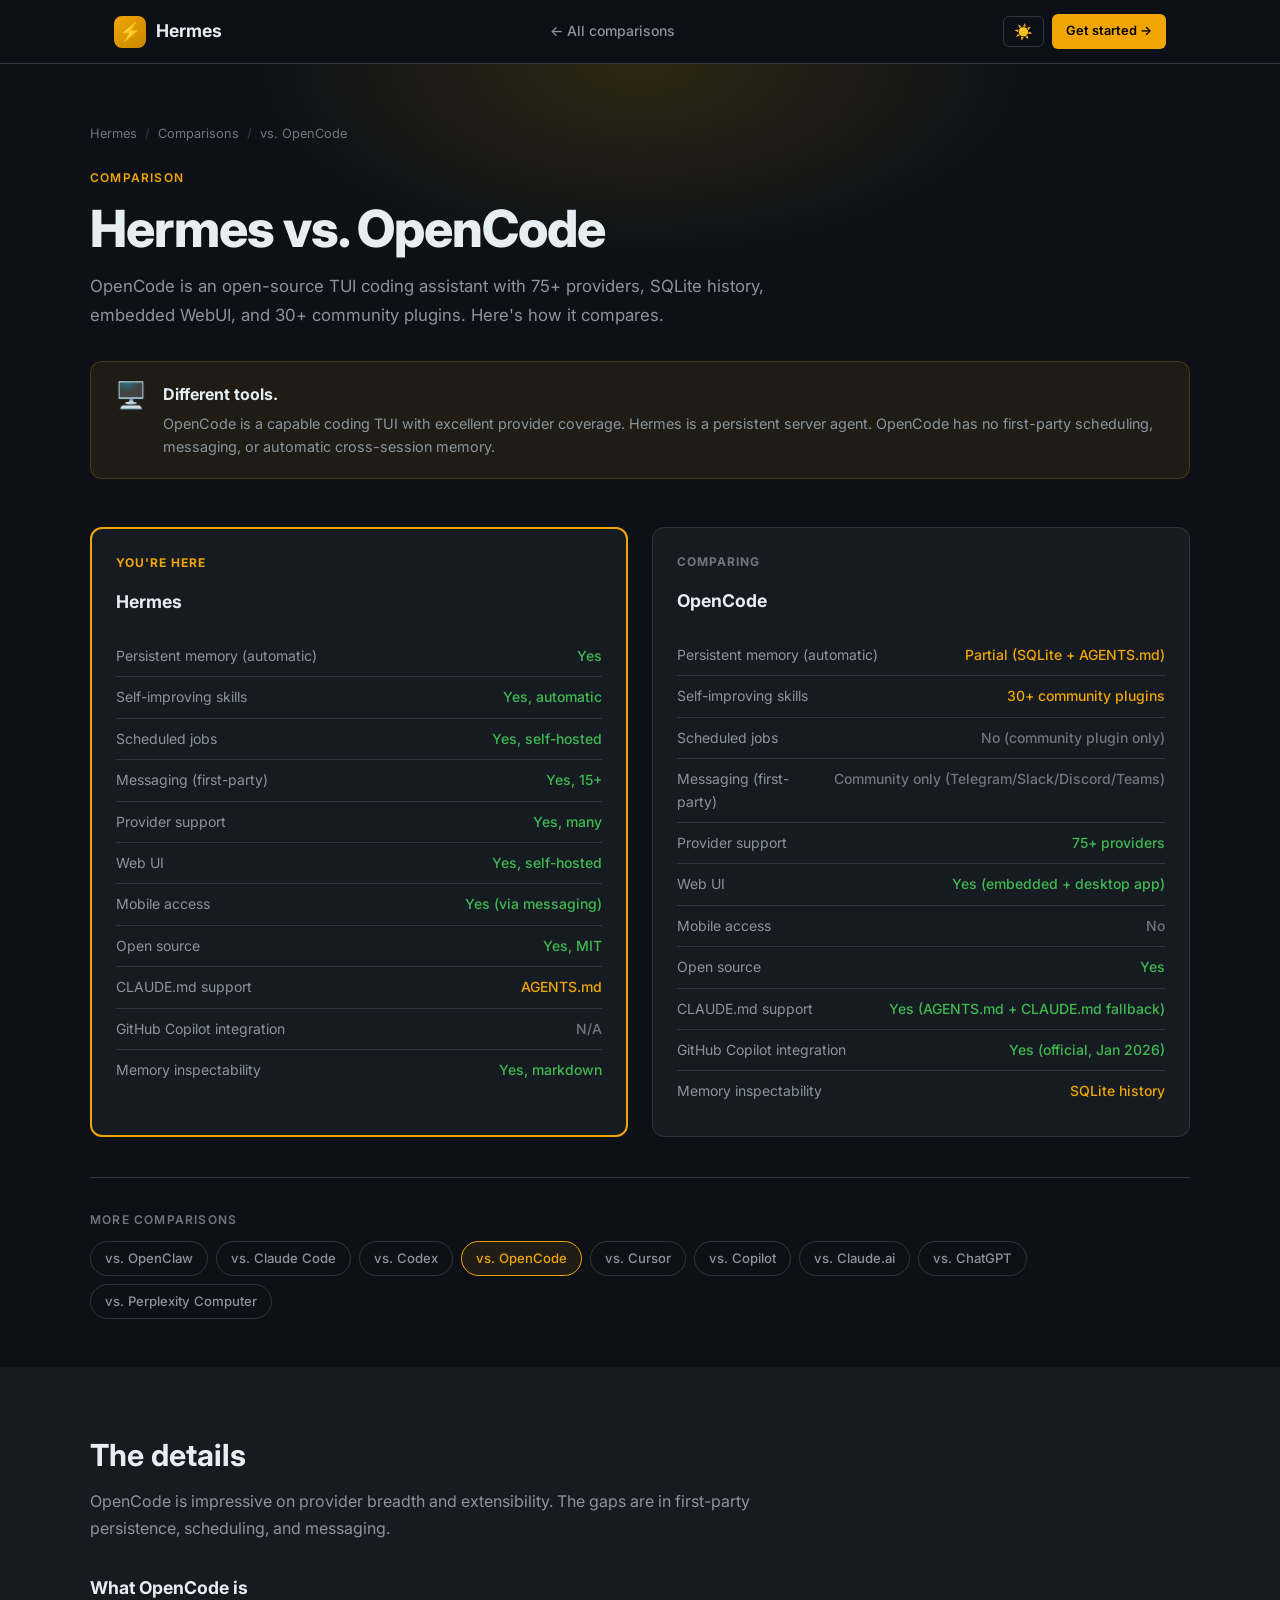
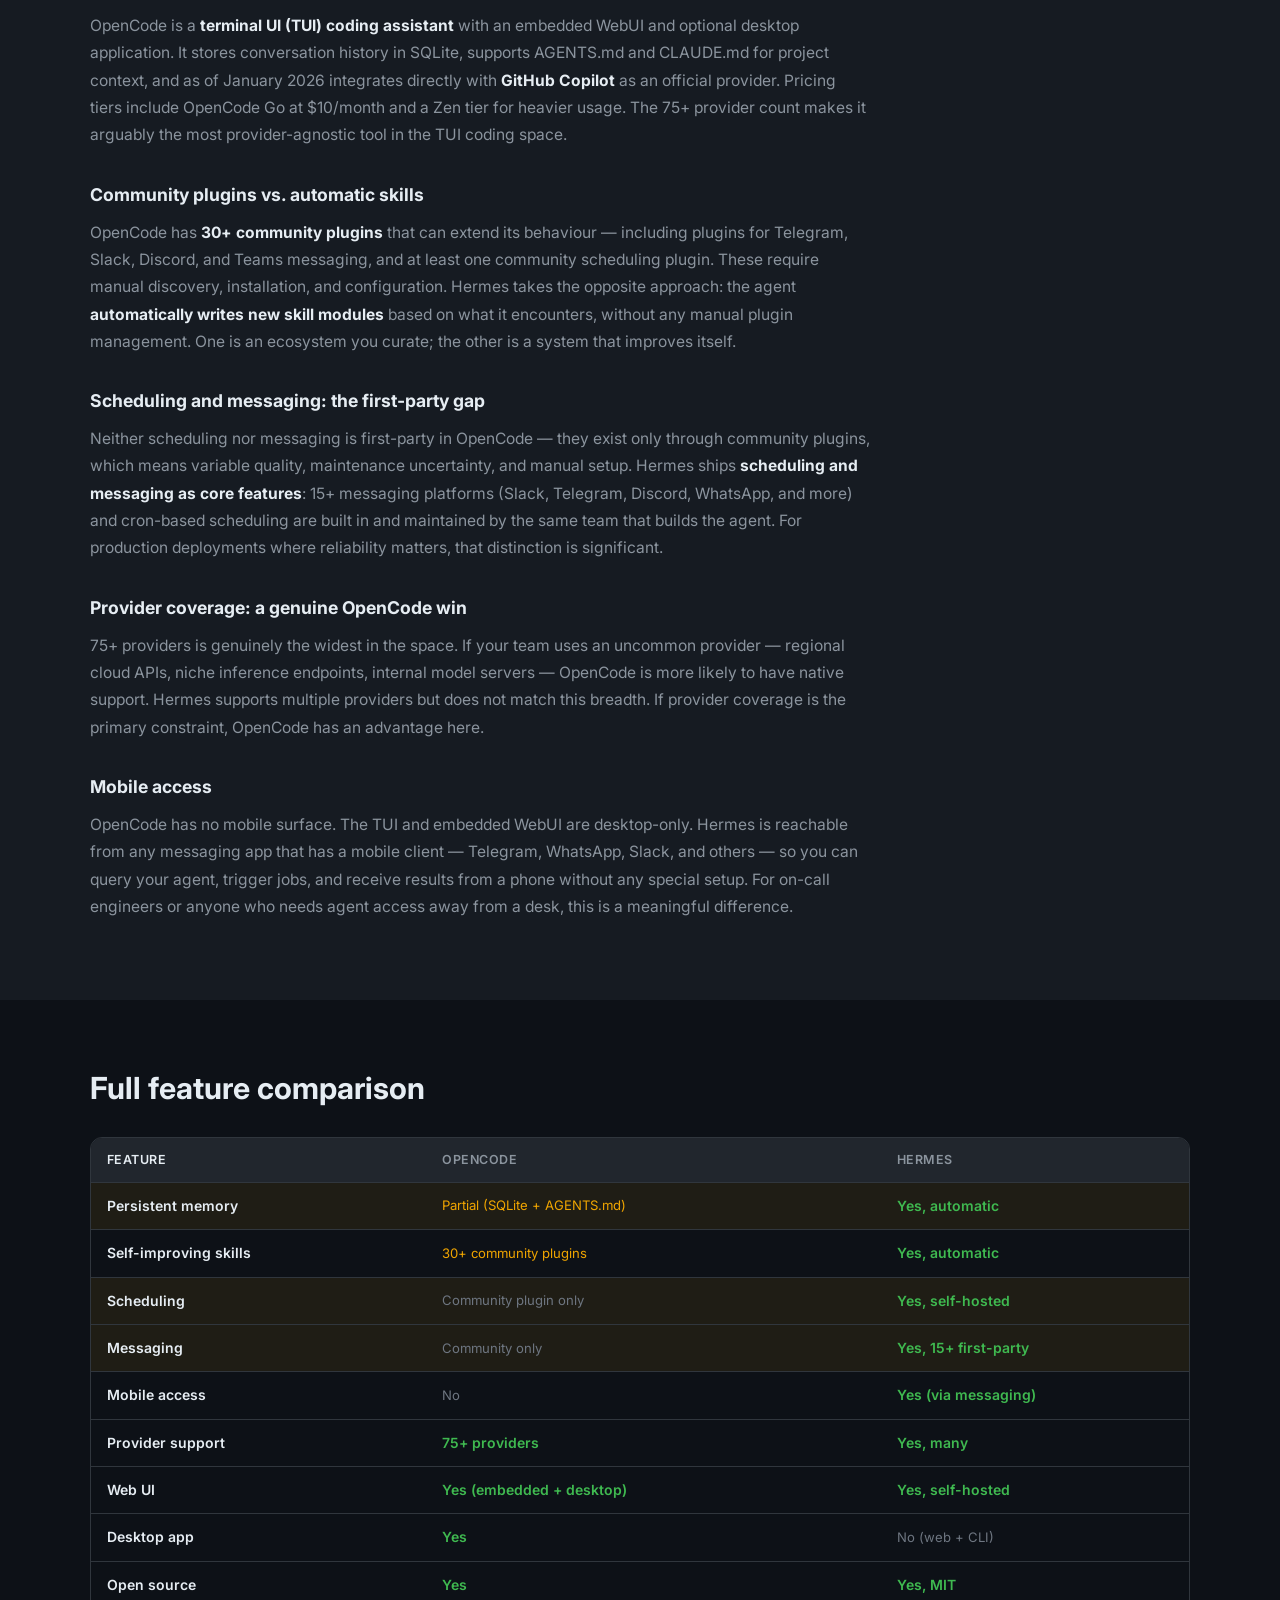
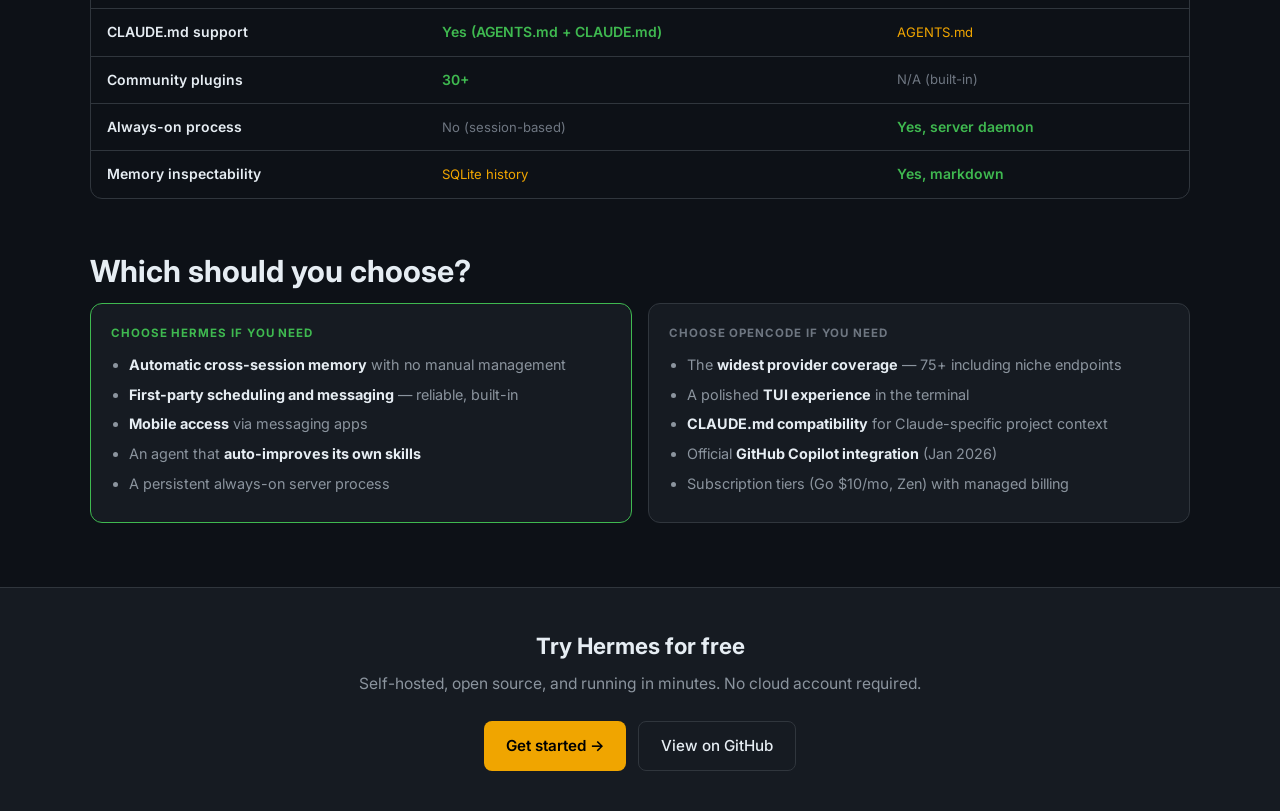
<file: compare/opencode.html>
<!DOCTYPE html>
<html lang="en" data-theme="dark">
<head>
  <meta charset="UTF-8" />
  <meta name="viewport" content="width=device-width, initial-scale=1.0" />
  <title>Hermes vs. OpenCode | Comparison</title>
  <meta name="description" content="OpenCode is an open-source TUI coding assistant with 75+ providers, SQLite history, embedded WebUI, and 30+ community plugins. Here's how it compares to Hermes." />
  <link rel="preconnect" href="https://fonts.googleapis.com" />
  <link rel="preconnect" href="https://fonts.gstatic.com" crossorigin />
  <link href="https://fonts.googleapis.com/css2?family=Inter:wght@300;400;500;600;700;800&family=JetBrains+Mono:wght@400;500&display=swap" rel="stylesheet" />
  <style>
    :root {
      --bg-primary: #0d1117;
      --bg-secondary: #161b22;
      --bg-tertiary: #21262d;
      --bg-card: #161b22;
      --bg-card-hover: #1c2128;
      --border: #30363d;
      --border-hover: #484f58;
      --text-primary: #e6edf3;
      --text-secondary: #8b949e;
      --text-muted: #6e7681;
      --accent: #f0a500;
      --accent-dim: #c88800;
      --accent-glow: rgba(240,165,0,0.15);
      --accent-subtle: rgba(240,165,0,0.08);
      --green: #3fb950;
      --red: #f85149;
      --blue: #58a6ff;
      --purple: #bc8cff;
      --nav-height: 64px;
      --radius: 8px;
      --radius-lg: 12px;
      --shadow: 0 1px 3px rgba(0,0,0,0.4),0 4px 16px rgba(0,0,0,0.3);
    }
    [data-theme="light"] {
      --bg-primary: #ffffff;
      --bg-secondary: #f6f8fa;
      --bg-tertiary: #eaeef2;
      --bg-card: #ffffff;
      --bg-card-hover: #f6f8fa;
      --border: #d0d7de;
      --border-hover: #9198a1;
      --text-primary: #1f2328;
      --text-secondary: #656d76;
      --text-muted: #9198a1;
      --accent: #c07800;
      --accent-dim: #a06000;
      --accent-glow: rgba(192,120,0,0.12);
      --accent-subtle: rgba(192,120,0,0.06);
      --green: #1a7f37;
      --red: #cf222e;
      --blue: #0969da;
      --purple: #7c3aed;
      --shadow: 0 1px 3px rgba(0,0,0,0.1),0 4px 16px rgba(0,0,0,0.06);
    }
    *,*::before,*::after{box-sizing:border-box;margin:0;padding:0}
    html{scroll-behavior:smooth;font-size:16px;overflow-x:hidden}
    body{font-family:'Inter',-apple-system,BlinkMacSystemFont,'Segoe UI',sans-serif;background:var(--bg-primary);color:var(--text-primary);line-height:1.6;transition:background 0.2s,color 0.2s;-webkit-font-smoothing:antialiased}
    a{color:var(--accent);text-decoration:none;transition:color 0.15s}
    a:hover{color:var(--accent-dim)}
    img{max-width:100%}
    ::-webkit-scrollbar{width:6px;height:6px}
    ::-webkit-scrollbar-track{background:var(--bg-secondary)}
    ::-webkit-scrollbar-thumb{background:var(--border);border-radius:3px}
    #nav{position:fixed;top:0;left:0;right:0;height:var(--nav-height);background:rgba(13,17,23,0.92);backdrop-filter:blur(12px);-webkit-backdrop-filter:blur(12px);border-bottom:1px solid var(--border);z-index:1000}
    [data-theme="light"] #nav{background:rgba(255,255,255,0.92)}
    .nav-inner{max-width:1100px;margin:0 auto;padding:0 24px;height:100%;display:flex;align-items:center;justify-content:space-between;gap:16px}
    .nav-logo{display:flex;align-items:center;gap:10px;font-weight:700;font-size:1.1rem;color:var(--text-primary);text-decoration:none;flex-shrink:0}
    .nav-logo-icon{width:32px;height:32px;background:linear-gradient(135deg,var(--accent),var(--accent-dim));border-radius:8px;display:flex;align-items:center;justify-content:center;font-size:18px;line-height:1}
    .nav-back{display:flex;align-items:center;gap:6px;color:var(--text-secondary);font-size:0.875rem;font-weight:500;padding:6px 12px;border-radius:6px;transition:color 0.15s,background 0.15s;text-decoration:none}
    .nav-back:hover{color:var(--text-primary);background:var(--bg-tertiary)}
    .btn-theme{background:none;border:1px solid var(--border);color:var(--text-secondary);cursor:pointer;padding:7px 10px;border-radius:6px;font-size:15px;line-height:1;transition:border-color 0.15s,color 0.15s,background 0.15s}
    .btn-theme:hover{border-color:var(--border-hover);color:var(--text-primary);background:var(--bg-tertiary)}
    .btn-cta{background:var(--accent);color:#000;font-size:0.8rem;font-weight:600;padding:7px 14px;border-radius:6px;border:none;cursor:pointer;text-decoration:none;display:inline-block;transition:background 0.15s,transform 0.1s;white-space:nowrap}
    .btn-cta:hover{background:var(--accent-dim);color:#000;transform:translateY(-1px)}
    main{padding-top:var(--nav-height)}
    .hero{padding:60px 24px 48px;background:var(--bg-primary);position:relative;overflow:hidden}
    .hero::before{content:'';position:absolute;top:-200px;left:50%;transform:translateX(-50%);width:800px;height:400px;background:radial-gradient(ellipse at center,var(--accent-glow) 0%,transparent 70%);pointer-events:none}
    .container{max-width:1100px;margin:0 auto;position:relative}
    .section{padding:64px 24px}
    .section-alt{background:var(--bg-secondary)}
    .breadcrumb{display:flex;align-items:center;gap:8px;font-size:0.8rem;color:var(--text-muted);margin-bottom:24px;flex-wrap:wrap}
    .breadcrumb a{color:var(--text-muted)}
    .breadcrumb a:hover{color:var(--accent)}
    .breadcrumb-sep{opacity:0.4}
    .page-label{font-size:0.75rem;font-weight:600;letter-spacing:0.1em;text-transform:uppercase;color:var(--accent);margin-bottom:12px}
    .page-title{font-size:clamp(2rem,5vw,3.2rem);font-weight:800;line-height:1.1;letter-spacing:-0.02em;margin-bottom:16px}
    .page-sub{font-size:1.05rem;color:var(--text-secondary);max-width:680px;line-height:1.7;margin-bottom:32px}
    .verdict{display:flex;align-items:flex-start;gap:16px;background:var(--accent-subtle);border:1px solid rgba(240,165,0,0.2);border-radius:var(--radius-lg);padding:20px 24px;margin-bottom:48px}
    [data-theme="light"] .verdict{border-color:rgba(192,120,0,0.2)}
    .verdict-icon{font-size:1.6rem;flex-shrink:0;line-height:1}
    .verdict-text strong{color:var(--text-primary);display:block;margin-bottom:4px;font-size:1rem}
    .verdict-text p{color:var(--text-secondary);font-size:0.9rem;line-height:1.6;margin:0}
    .section-title{font-size:clamp(1.4rem,3vw,1.9rem);font-weight:700;margin-bottom:8px;color:var(--text-primary)}
    .section-body{font-size:1rem;color:var(--text-secondary);max-width:720px;line-height:1.7;margin-bottom:32px}
    .feature-compare{display:grid;grid-template-columns:1fr 1fr;gap:24px;margin-bottom:40px}
    @media(max-width:700px){.feature-compare{grid-template-columns:1fr}}
    .fc-col{background:var(--bg-card);border:1px solid var(--border);border-radius:var(--radius-lg);padding:24px}
    .fc-col.hermes{border-color:var(--accent);border-width:2px}
    .fc-col-label{font-size:0.75rem;font-weight:700;letter-spacing:0.08em;text-transform:uppercase;margin-bottom:16px;color:var(--text-muted)}
    .fc-col.hermes .fc-col-label{color:var(--accent)}
    .fc-col-name{font-size:1.1rem;font-weight:700;color:var(--text-primary);margin-bottom:20px}
    .fc-row{display:flex;align-items:flex-start;gap:10px;padding:9px 0;border-bottom:1px solid var(--border)}
    .fc-row:last-child{border-bottom:none}
    .fc-key{flex:1;font-size:0.875rem;color:var(--text-secondary)}
    .fc-val{font-size:0.875rem;font-weight:500;text-align:right;min-width:60px}
    .fc-val.yes{color:var(--green)}
    .fc-val.no{color:var(--text-muted)}
    .fc-val.partial{color:var(--accent)}
    .fc-val.preview{color:var(--purple)}
    .fc-val.cloud{color:var(--blue)}
    .narrative{max-width:780px;min-width:0;word-break:break-word}
    .narrative h3{font-size:1.1rem;font-weight:700;color:var(--text-primary);margin:32px 0 10px}
    .narrative h3:first-child{margin-top:0}
    .narrative p{font-size:0.975rem;color:var(--text-secondary);line-height:1.75;margin-bottom:16px}
    .narrative ul{padding-left:20px;margin-bottom:16px}
    .narrative li{font-size:0.975rem;color:var(--text-secondary);line-height:1.7;margin-bottom:6px}
    .narrative strong{color:var(--text-primary)}
    .narrative a{color:var(--accent)}
    .table-wrap{overflow-x:auto;border-radius:var(--radius-lg);border:1px solid var(--border);margin:24px 0 40px}
    table{width:100%;border-collapse:collapse;font-size:0.875rem}
    thead th{background:var(--bg-tertiary);color:var(--text-secondary);font-weight:600;font-size:0.78rem;letter-spacing:0.04em;text-transform:uppercase;padding:12px 16px;text-align:left;border-bottom:1px solid var(--border);white-space:nowrap}
    thead th:first-child{color:var(--text-primary)}
    tbody tr{border-bottom:1px solid var(--border);transition:background 0.1s}
    tbody tr:last-child{border-bottom:none}
    tbody tr:hover{background:var(--bg-card-hover)}
    tbody tr.hl{background:var(--accent-subtle)}
    tbody tr.hl:hover{background:rgba(240,165,0,0.12)}
    tbody td{padding:12px 16px;color:var(--text-secondary);vertical-align:middle}
    tbody td:first-child{font-weight:600;color:var(--text-primary);white-space:nowrap}
    .c-yes{color:var(--green);font-weight:600}
    .c-no{color:var(--text-muted);font-size:0.82rem}
    .c-partial{color:var(--accent);font-size:0.82rem}
    .c-cloud{color:var(--blue);font-size:0.82rem}
    .c-prev{color:var(--purple);font-size:0.82rem}
    .who-grid{display:grid;grid-template-columns:1fr 1fr;gap:16px;margin-top:8px}
    @media(max-width:600px){.who-grid{grid-template-columns:1fr}}
    .who-card{background:var(--bg-card);border:1px solid var(--border);border-radius:var(--radius-lg);padding:20px}
    .who-card.choose-hermes{border-color:var(--green)}
    .who-card.choose-other{border-color:var(--border)}
    .who-card-label{font-size:0.72rem;font-weight:700;letter-spacing:0.08em;text-transform:uppercase;margin-bottom:10px;color:var(--text-muted)}
    .who-card.choose-hermes .who-card-label{color:var(--green)}
    .who-card ul{padding-left:18px}
    .who-card li{font-size:0.9rem;color:var(--text-secondary);line-height:1.65;margin-bottom:6px}
    .who-card strong{color:var(--text-primary)}
    .cta-strip{background:var(--bg-secondary);border-top:1px solid var(--border);padding:40px 24px;text-align:center}
    .cta-strip h2{font-size:1.4rem;font-weight:700;margin-bottom:8px}
    .cta-strip p{color:var(--text-secondary);margin-bottom:24px;font-size:0.975rem}
    .cta-btns{display:flex;gap:12px;justify-content:center;flex-wrap:wrap}
    .btn-primary{display:inline-flex;align-items:center;gap:6px;background:var(--accent);color:#000;font-weight:600;font-size:0.95rem;padding:12px 22px;border-radius:8px;transition:background 0.15s,transform 0.1s}
    .btn-primary:hover{background:var(--accent-dim);color:#000;transform:translateY(-1px)}
    .btn-secondary{display:inline-flex;align-items:center;gap:6px;background:var(--bg-card);border:1px solid var(--border);color:var(--text-primary);font-weight:500;font-size:0.95rem;padding:12px 22px;border-radius:8px;transition:border-color 0.15s,background 0.15s}
    .btn-secondary:hover{border-color:var(--border-hover);background:var(--bg-card-hover);color:var(--text-primary)}
    .compare-nav{display:flex;flex-wrap:wrap;gap:8px;margin-top:40px;padding-top:32px;border-top:1px solid var(--border)}
    .compare-nav-label{width:100%;font-size:0.75rem;font-weight:600;letter-spacing:0.1em;text-transform:uppercase;color:var(--text-muted);margin-bottom:4px}
    .cpill{display:inline-block;padding:6px 14px;border:1px solid var(--border);border-radius:100px;font-size:0.82rem;font-weight:500;color:var(--text-secondary);transition:border-color 0.15s,color 0.15s,background 0.15s}
    .cpill:hover{border-color:var(--accent);color:var(--accent);background:var(--accent-subtle)}
    .cpill.active{border-color:var(--accent);color:var(--accent);background:var(--accent-subtle)}
    /* ── Mobile nav: prevent 3-item nav overflow ── */
    @media(max-width:640px){
      .nav-back{display:none}
      .btn-cta{display:none}
      .nav-inner{gap:8px}
    }
    @media(max-width:768px){
      .section{padding:48px 16px}
      .hero{padding:48px 16px 36px}
      .feature-compare{grid-template-columns:1fr}
    }
  
    /* HAMBURGER */
    .hamburger{display:none;flex-direction:column;gap:5px;cursor:pointer;padding:6px;border:1px solid var(--border);border-radius:6px;background:none;transition:border-color 0.15s;flex-shrink:0}
    .hamburger:hover{border-color:var(--accent)}
    .hamburger span{display:block;width:20px;height:2px;background:var(--text-secondary);border-radius:2px;transition:transform 0.2s,opacity 0.2s}
    .hamburger.open span:nth-child(1){transform:translateY(7px) rotate(45deg)}
    .hamburger.open span:nth-child(2){opacity:0}
    .hamburger.open span:nth-child(3){transform:translateY(-7px) rotate(-45deg)}
    #compare-mobile-menu{display:none;position:fixed;top:var(--nav-height,64px);left:0;right:0;background:var(--bg-secondary,#161b22);border-bottom:1px solid var(--border,#30363d);padding:16px 24px;z-index:999;flex-direction:column;gap:4px}
    #compare-mobile-menu.open{display:flex}
    #compare-mobile-menu a{color:var(--text-secondary,#8b949e);font-size:0.95rem;font-weight:500;padding:10px 12px;border-radius:6px;text-decoration:none;transition:color 0.15s,background 0.15s}
    #compare-mobile-menu a:hover{color:var(--text-primary,#e6edf3);background:var(--bg-tertiary,#21262d)}
    #compare-mobile-menu a.accent{color:var(--accent,#f0a500)}
    #compare-mobile-menu .menu-divider{height:1px;background:var(--border,#30363d);margin:4px 0}
    @media(max-width:640px){
      .hamburger{display:flex}
      .btn-cta{display:none}
      .nav-back{display:none}
    }
    </style>
</head>
<body>

<nav id="nav">
  <div class="nav-inner">
    <a href="../index.html" class="nav-logo">
      <div class="nav-logo-icon">⚡</div>
      Hermes
    </a>
    <a href="../index.html#compare" class="nav-back"><span>← All comparisons</span></a>
    <div style="display:flex;align-items:center;gap:8px;flex-shrink:0">
      <button class="btn-theme" id="theme-toggle" aria-label="Toggle theme">🌙</button>
      <a href="https://hermes-agent.nousresearch.com/docs/getting-started/installation" class="btn-cta" target="_blank" rel="noopener">Get started →</a>
    </div>
  </div>
  <button class="hamburger" id="compare-hamburger" aria-label="Open menu" aria-expanded="false"><span></span><span></span><span></span></button>
</nav>

<div id="compare-mobile-menu">
  <a href="../index.html">⚡ Hermes Home</a>
  <a href="../index.html#compare">← All comparisons</a>
  <div class="menu-divider"></div>
  <a href="../eli5/" class="accent">🧠 ELI5</a>
  <a href="../models/" class="accent">🤖 Best Models</a>
  <a href="../community/" class="accent">🌎 Community</a>
  <a href="https://hermes-agent.nousresearch.com/docs/getting-started/installation" target="_blank" rel="noopener" class="accent">Get started →</a>
</div>

<main>
  <div class="hero">
    <div class="container">
      <div class="breadcrumb">
        <a href="../index.html">Hermes</a>
        <span class="breadcrumb-sep">/</span>
        <a href="../index.html#compare">Comparisons</a>
        <span class="breadcrumb-sep">/</span>
        <span>vs. OpenCode</span>
      </div>
      <div class="page-label">Comparison</div>
      <h1 class="page-title">Hermes vs. OpenCode</h1>
      <p class="page-sub">OpenCode is an open-source TUI coding assistant with 75+ providers, SQLite history, embedded WebUI, and 30+ community plugins. Here's how it compares.</p>

      <div class="verdict">
        <div class="verdict-icon">🖥️</div>
        <div class="verdict-text">
          <strong>Different tools.</strong>
          <p>OpenCode is a capable coding TUI with excellent provider coverage. Hermes is a persistent server agent. OpenCode has no first-party scheduling, messaging, or automatic cross-session memory.</p>
        </div>
      </div>

      <div class="feature-compare">
        <div class="fc-col hermes">
          <div class="fc-col-label">You're here</div>
          <div class="fc-col-name">Hermes</div>
          <div class="fc-row"><span class="fc-key">Persistent memory (automatic)</span><span class="fc-val yes">Yes</span></div>
          <div class="fc-row"><span class="fc-key">Self-improving skills</span><span class="fc-val yes">Yes, automatic</span></div>
          <div class="fc-row"><span class="fc-key">Scheduled jobs</span><span class="fc-val yes">Yes, self-hosted</span></div>
          <div class="fc-row"><span class="fc-key">Messaging (first-party)</span><span class="fc-val yes">Yes, 15+</span></div>
          <div class="fc-row"><span class="fc-key">Provider support</span><span class="fc-val yes">Yes, many</span></div>
          <div class="fc-row"><span class="fc-key">Web UI</span><span class="fc-val yes">Yes, self-hosted</span></div>
          <div class="fc-row"><span class="fc-key">Mobile access</span><span class="fc-val yes">Yes (via messaging)</span></div>
          <div class="fc-row"><span class="fc-key">Open source</span><span class="fc-val yes">Yes, MIT</span></div>
          <div class="fc-row"><span class="fc-key">CLAUDE.md support</span><span class="fc-val partial">AGENTS.md</span></div>
          <div class="fc-row"><span class="fc-key">GitHub Copilot integration</span><span class="fc-val no">N/A</span></div>
          <div class="fc-row"><span class="fc-key">Memory inspectability</span><span class="fc-val yes">Yes, markdown</span></div>
        </div>
        <div class="fc-col">
          <div class="fc-col-label">Comparing</div>
          <div class="fc-col-name">OpenCode</div>
          <div class="fc-row"><span class="fc-key">Persistent memory (automatic)</span><span class="fc-val partial">Partial (SQLite + AGENTS.md)</span></div>
          <div class="fc-row"><span class="fc-key">Self-improving skills</span><span class="fc-val partial">30+ community plugins</span></div>
          <div class="fc-row"><span class="fc-key">Scheduled jobs</span><span class="fc-val no">No (community plugin only)</span></div>
          <div class="fc-row"><span class="fc-key">Messaging (first-party)</span><span class="fc-val no">Community only (Telegram/Slack/Discord/Teams)</span></div>
          <div class="fc-row"><span class="fc-key">Provider support</span><span class="fc-val yes">75+ providers</span></div>
          <div class="fc-row"><span class="fc-key">Web UI</span><span class="fc-val yes">Yes (embedded + desktop app)</span></div>
          <div class="fc-row"><span class="fc-key">Mobile access</span><span class="fc-val no">No</span></div>
          <div class="fc-row"><span class="fc-key">Open source</span><span class="fc-val yes">Yes</span></div>
          <div class="fc-row"><span class="fc-key">CLAUDE.md support</span><span class="fc-val yes">Yes (AGENTS.md + CLAUDE.md fallback)</span></div>
          <div class="fc-row"><span class="fc-key">GitHub Copilot integration</span><span class="fc-val yes">Yes (official, Jan 2026)</span></div>
          <div class="fc-row"><span class="fc-key">Memory inspectability</span><span class="fc-val partial">SQLite history</span></div>
        </div>
      </div>

      <!-- Compare nav pills -->
      <div class="compare-nav">
        <div class="compare-nav-label">More comparisons</div>
        <a href="openclaw.html" class="cpill">vs. OpenClaw</a>
        <a href="claude-code.html" class="cpill">vs. Claude Code</a>
        <a href="codex.html" class="cpill">vs. Codex</a>
        <a href="opencode.html" class="cpill active">vs. OpenCode</a>
        <a href="cursor.html" class="cpill">vs. Cursor</a>
        <a href="copilot.html" class="cpill">vs. Copilot</a>
        <a href="claude-ai.html" class="cpill">vs. Claude.ai</a>
        <a href="chatgpt.html" class="cpill">vs. ChatGPT</a>
        <a href="perplexity-computer.html" class="cpill">vs. Perplexity Computer</a>
      </div>
    </div>
  </div>

  <!-- Narrative -->
  <div class="section section-alt">
    <div class="container">
      <h2 class="section-title">The details</h2>
      <p class="section-body">OpenCode is impressive on provider breadth and extensibility. The gaps are in first-party persistence, scheduling, and messaging.</p>
      <div class="narrative">

        <h3>What OpenCode is</h3>
        <p>OpenCode is a <strong>terminal UI (TUI) coding assistant</strong> with an embedded WebUI and optional desktop application. It stores conversation history in SQLite, supports AGENTS.md and CLAUDE.md for project context, and as of January 2026 integrates directly with <strong>GitHub Copilot</strong> as an official provider. Pricing tiers include OpenCode Go at $10/month and a Zen tier for heavier usage. The 75+ provider count makes it arguably the most provider-agnostic tool in the TUI coding space.</p>

        <h3>Community plugins vs. automatic skills</h3>
        <p>OpenCode has <strong>30+ community plugins</strong> that can extend its behaviour — including plugins for Telegram, Slack, Discord, and Teams messaging, and at least one community scheduling plugin. These require manual discovery, installation, and configuration. Hermes takes the opposite approach: the agent <strong>automatically writes new skill modules</strong> based on what it encounters, without any manual plugin management. One is an ecosystem you curate; the other is a system that improves itself.</p>

        <h3>Scheduling and messaging: the first-party gap</h3>
        <p>Neither scheduling nor messaging is first-party in OpenCode — they exist only through community plugins, which means variable quality, maintenance uncertainty, and manual setup. Hermes ships <strong>scheduling and messaging as core features</strong>: 15+ messaging platforms (Slack, Telegram, Discord, WhatsApp, and more) and cron-based scheduling are built in and maintained by the same team that builds the agent. For production deployments where reliability matters, that distinction is significant.</p>

        <h3>Provider coverage: a genuine OpenCode win</h3>
        <p>75+ providers is genuinely the widest in the space. If your team uses an uncommon provider — regional cloud APIs, niche inference endpoints, internal model servers — OpenCode is more likely to have native support. Hermes supports multiple providers but does not match this breadth. If provider coverage is the primary constraint, OpenCode has an advantage here.</p>

        <h3>Mobile access</h3>
        <p>OpenCode has no mobile surface. The TUI and embedded WebUI are desktop-only. Hermes is reachable from any messaging app that has a mobile client — Telegram, WhatsApp, Slack, and others — so you can query your agent, trigger jobs, and receive results from a phone without any special setup. For on-call engineers or anyone who needs agent access away from a desk, this is a meaningful difference.</p>
      </div>
    </div>
  </div>

  <!-- Full table -->
  <div class="section">
    <div class="container">
      <h2 class="section-title">Full feature comparison</h2>
      <div class="table-wrap">
        <table>
          <thead>
            <tr>
              <th>Feature</th>
              <th>OpenCode</th>
              <th>Hermes</th>
            </tr>
          </thead>
          <tbody>
            <tr class="hl"><td>Persistent memory</td><td class="c-partial">Partial (SQLite + AGENTS.md)</td><td class="c-yes">Yes, automatic</td></tr>
            <tr><td>Self-improving skills</td><td class="c-partial">30+ community plugins</td><td class="c-yes">Yes, automatic</td></tr>
            <tr class="hl"><td>Scheduling</td><td class="c-no">Community plugin only</td><td class="c-yes">Yes, self-hosted</td></tr>
            <tr class="hl"><td>Messaging</td><td class="c-no">Community only</td><td class="c-yes">Yes, 15+ first-party</td></tr>
            <tr><td>Mobile access</td><td class="c-no">No</td><td class="c-yes">Yes (via messaging)</td></tr>
            <tr><td>Provider support</td><td class="c-yes">75+ providers</td><td class="c-yes">Yes, many</td></tr>
            <tr><td>Web UI</td><td class="c-yes">Yes (embedded + desktop)</td><td class="c-yes">Yes, self-hosted</td></tr>
            <tr><td>Desktop app</td><td class="c-yes">Yes</td><td class="c-no">No (web + CLI)</td></tr>
            <tr><td>Open source</td><td class="c-yes">Yes</td><td class="c-yes">Yes, MIT</td></tr>
            <tr><td>CLAUDE.md support</td><td class="c-yes">Yes (AGENTS.md + CLAUDE.md)</td><td class="c-partial">AGENTS.md</td></tr>
            <tr><td>Community plugins</td><td class="c-yes">30+</td><td class="c-no">N/A (built-in)</td></tr>
            <tr><td>Always-on process</td><td class="c-no">No (session-based)</td><td class="c-yes">Yes, server daemon</td></tr>
            <tr><td>Memory inspectability</td><td class="c-partial">SQLite history</td><td class="c-yes">Yes, markdown</td></tr>
          </tbody>
        </table>
      </div>

      <!-- Who section -->
      <h2 class="section-title" style="margin-top:48px">Which should you choose?</h2>
      <div class="who-grid">
        <div class="who-card choose-hermes">
          <div class="who-card-label">Choose Hermes if you need</div>
          <ul>
            <li><strong>Automatic cross-session memory</strong> with no manual management</li>
            <li><strong>First-party scheduling and messaging</strong> — reliable, built-in</li>
            <li><strong>Mobile access</strong> via messaging apps</li>
            <li>An agent that <strong>auto-improves its own skills</strong></li>
            <li>A persistent always-on server process</li>
          </ul>
        </div>
        <div class="who-card choose-other">
          <div class="who-card-label">Choose OpenCode if you need</div>
          <ul>
            <li>The <strong>widest provider coverage</strong> — 75+ including niche endpoints</li>
            <li>A polished <strong>TUI experience</strong> in the terminal</li>
            <li><strong>CLAUDE.md compatibility</strong> for Claude-specific project context</li>
            <li>Official <strong>GitHub Copilot integration</strong> (Jan 2026)</li>
            <li>Subscription tiers (Go $10/mo, Zen) with managed billing</li>
          </ul>
        </div>
      </div>
    </div>
  </div>

  <!-- CTA -->
  <div class="cta-strip">
    <div class="container">
      <h2>Try Hermes for free</h2>
      <p>Self-hosted, open source, and running in minutes. No cloud account required.</p>
      <div class="cta-btns">
        <a href="https://hermes-agent.nousresearch.com/docs/getting-started/installation" class="btn-primary" target="_blank" rel="noopener">Get started →</a>
        <a href="https://github.com/nousresearch/hermes" class="btn-secondary" target="_blank" rel="noopener">View on GitHub</a>
      </div>
    </div>
  </div>
</main>

<script>
  const html = document.documentElement;
  const toggle = document.getElementById('theme-toggle');
  function setTheme(t) {
    html.setAttribute('data-theme', t);
    localStorage.setItem('theme', t);
    toggle.textContent = t === 'light' ? '🌙' : '☀️';
  }
  const saved = localStorage.getItem('theme');
  const prefersDark = window.matchMedia('(prefers-color-scheme: dark)').matches;
  if (saved) setTheme(saved);
  else if (!prefersDark) setTheme('light');
  else setTheme('dark');
  toggle.addEventListener('click', () => setTheme(html.getAttribute('data-theme') === 'dark' ? 'light' : 'dark'));
  // Hamburger
  var cHam = document.getElementById('compare-hamburger');
  var cMenu = document.getElementById('compare-mobile-menu');
  if (cHam && cMenu) {
    cHam.addEventListener('click', function() {
      var open = cMenu.classList.toggle('open');
      cHam.classList.toggle('open', open);
      cHam.setAttribute('aria-expanded', open);
    });
    document.addEventListener('click', function(e) {
      if (!cHam.contains(e.target) && !cMenu.contains(e.target)) {
        cMenu.classList.remove('open');
        cHam.classList.remove('open');
        cHam.setAttribute('aria-expanded', 'false');
      }
    });
  }

</script>
</body>
</html>
</file>
